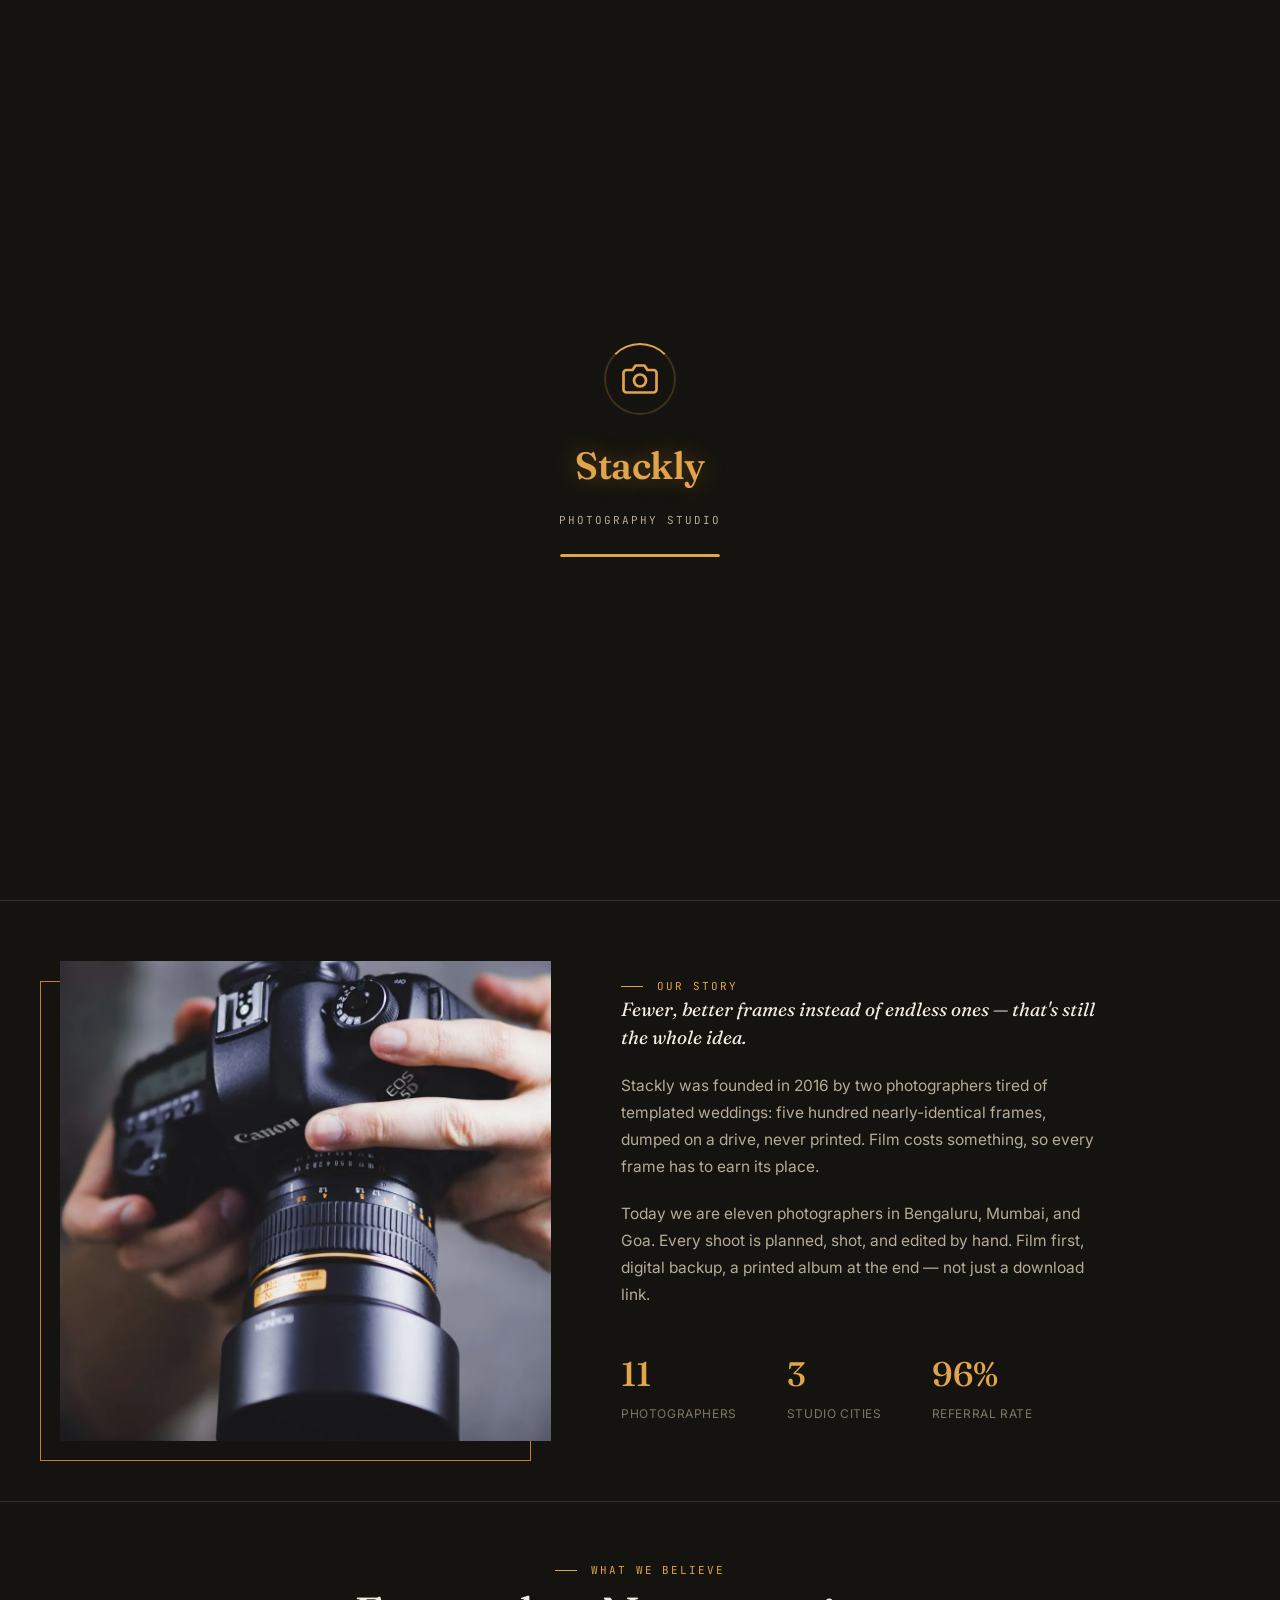
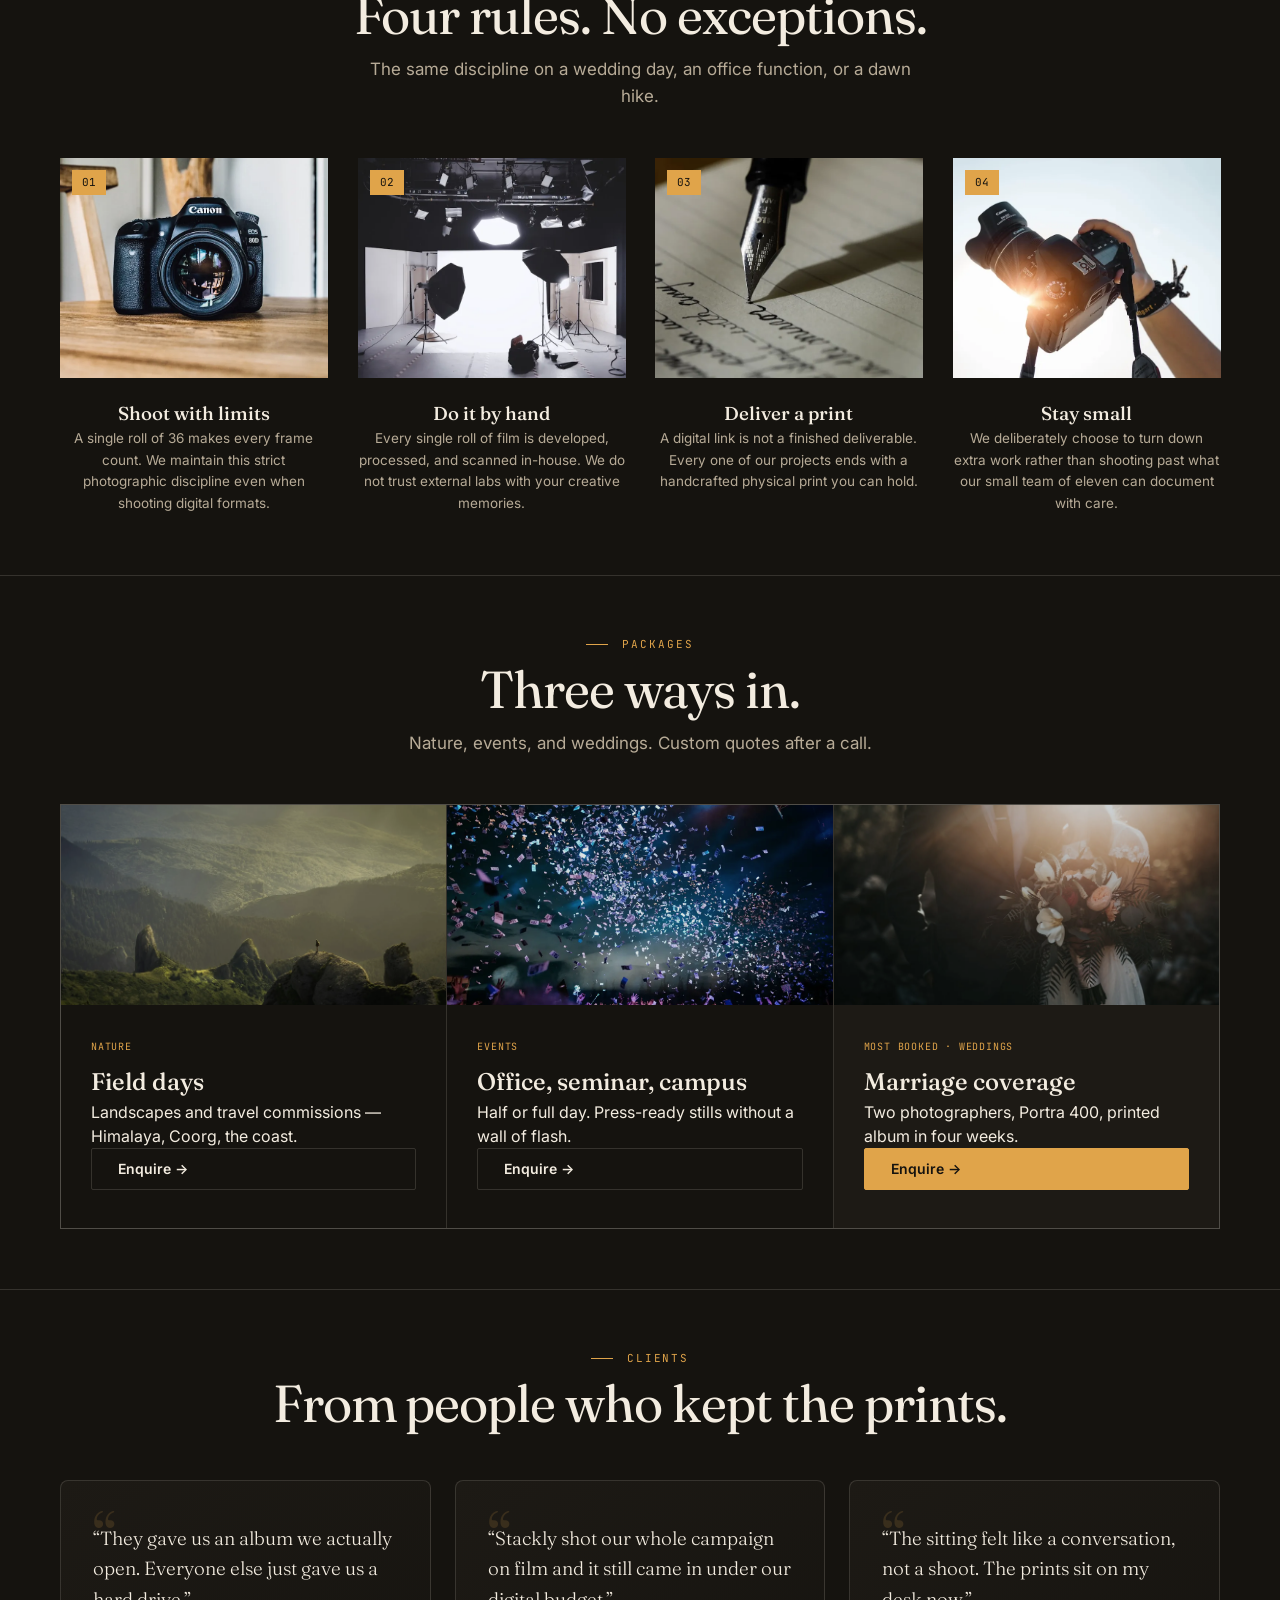
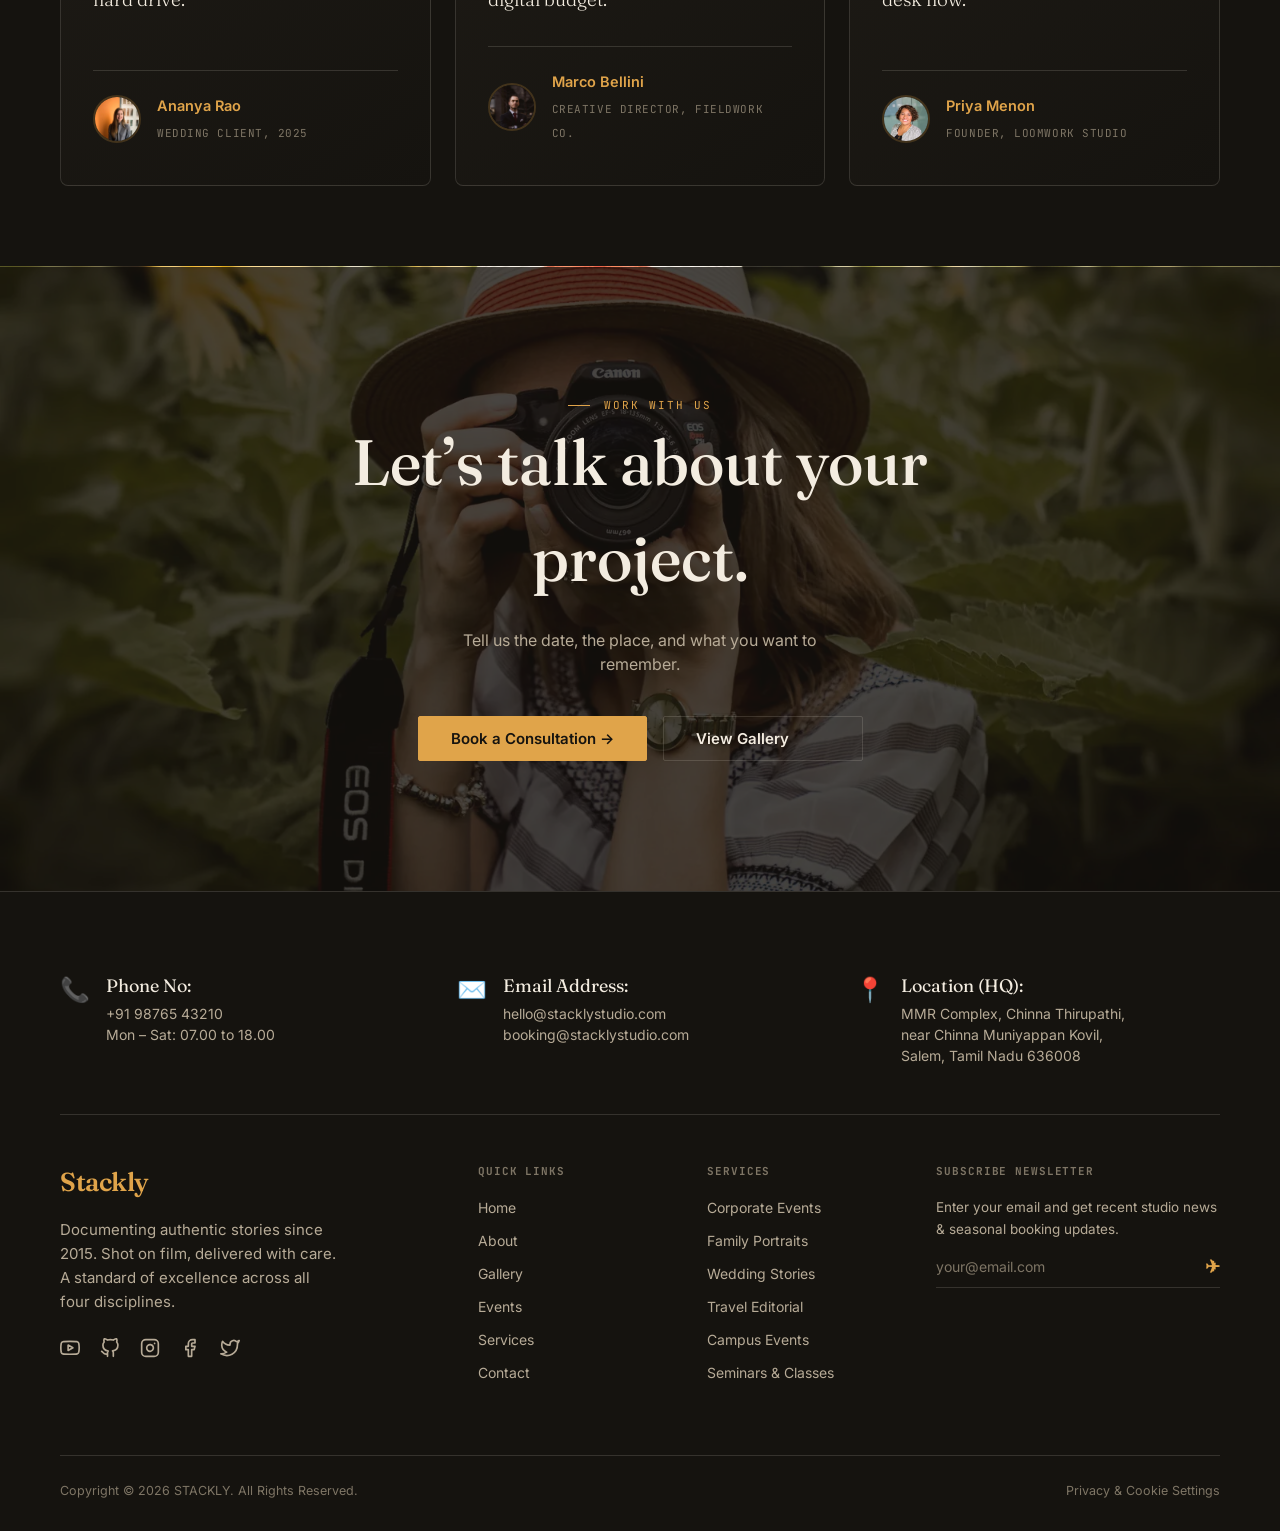
<file: about.html>
<!DOCTYPE html>
<html lang="en">
<head>
  <meta charset="UTF-8">
  <meta name="viewport" content="width=device-width, initial-scale=1.0">
  <title>About — Stackly Photography Studio</title>
  <meta name="description" content="Eleven photographers, three cities, one film process. The Stackly story, values, and packages.">
  <link rel="preconnect" href="https://fonts.googleapis.com">
  <link rel="preconnect" href="https://fonts.gstatic.com" crossorigin>
  <link href="https://fonts.googleapis.com/css2?family=Fraunces:ital,opsz,wght@0,9..144,300;0,9..144,400;0,9..144,500;0,9..144,600;1,9..144,400;1,9..144,500&family=Inter:wght@400;500;600&family=JetBrains+Mono:wght@400;500&display=swap" rel="stylesheet">
  <link rel="stylesheet" href="styles.css">
</head>
<body>
  <header>
    <nav class="nav">
      <a href="index.html" class="logo"><span style="font-family:'Fraunces',serif; font-size:26px; font-weight:600; letter-spacing:-0.5px; color:var(--amber);">Stackly</span></a>
      <ul class="navlinks">
        <li><a href="index.html">Home</a></li>
        <li><a href="about.html" class="active">About</a></li>
        <li><a href="gallery.html">Gallery</a></li>
        <li><a href="events.html">Events</a></li>
        <li><a href="services.html">Services</a></li>
        <li><a href="contact.html">Contact</a></li>
      </ul>
      <div class="navright">
        <a href="login.html" class="login-link">Log in</a>
        <a href="get-started.html" class="btn btn-solid">Get started</a>
      </div>
    </nav>
  </header>

  <main>
    <section class="page-banner page-hero">
      <video class="page-hero__bg" autoplay muted loop playsinline>
        <source src="154384-807362369.mp4" type="video/mp4">
      </video>
      <div class="page-hero__overlay"></div>
      <div class="wrap">
        <span class="eyebrow">About Stackly</span>
        <div class="crumb"><a href="index.html">Home</a> / About</div>
        <h1>Eleven photographers. Three cities. One process, followed exactly.</h1>
        <p>We started in a spare bedroom with one camera and a stack of borrowed film. A decade later, that's still the whole idea.</p>
      </div>
    </section>

    <section class="about">
      <div class="wrap">
        <div class="about-grid">
          <div class="about-frame reveal">
            <img src="img/about_photographer.webp" alt="">
          </div>
          <div class="about-copy reveal">
            <span class="eyebrow">Our Story</span>
            <p>Fewer, better frames instead of endless ones — that's still the whole idea.</p>
            <p>Stackly was founded in 2016 by two photographers tired of templated weddings: five hundred nearly-identical frames, dumped on a drive, never printed. Film costs something, so every frame has to earn its place.</p>
            <p>Today we are eleven photographers in Bengaluru, Mumbai, and Goa. Every shoot is planned, shot, and edited by hand. Film first, digital backup, a printed album at the end — not just a download link.</p>
            <div class="stat-row">
              <div><strong>11</strong><span>Photographers</span></div>
              <div><strong>3</strong><span>Studio cities</span></div>
              <div><strong>96%</strong><span>Referral rate</span></div>
            </div>
          </div>
        </div>
      </div>
    </section>

    <section class="process">
      <div class="wrap">
        <div class="section-head is-center reveal">
          <span class="eyebrow">What we believe</span>
          <h2>Four rules. No exceptions.</h2>
          <p>The same discipline on a wedding day, an office function, or a dawn hike.</p>
        </div>
        <div class="process-grid reveal">
          <div class="process-step">
            <div class="process-img">
              <img src="img/value_film.webp" alt="">
              <span class="step-num">01</span>
            </div>
            <h3>Shoot with limits</h3>
            <p>A single roll of 36 makes every frame count. We maintain this strict photographic discipline even when shooting digital formats.</p>
          </div>
          <div class="process-step">
            <div class="process-img">
              <img src="img/value_darkroom.webp" alt="">
              <span class="step-num">02</span>
            </div>
            <h3>Do it by hand</h3>
            <p>Every single roll of film is developed, processed, and scanned in-house. We do not trust external labs with your creative memories.</p>
          </div>
          <div class="process-step">
            <div class="process-img">
              <img src="img/value_album.webp" alt="">
              <span class="step-num">03</span>
            </div>
            <h3>Deliver a print</h3>
            <p>A digital link is not a finished deliverable. Every one of our projects ends with a handcrafted physical print you can hold.</p>
          </div>
          <div class="process-step">
            <div class="process-img">
              <img src="img/value_studio.webp" alt="">
              <span class="step-num">04</span>
            </div>
            <h3>Stay small</h3>
            <p>We deliberately choose to turn down extra work rather than shooting past what our small team of eleven can document with care.</p>
          </div>
        </div>
      </div>
    </section>

    <section class="packages">
      <div class="wrap">
        <div class="section-head is-center reveal">
          <span class="eyebrow">Packages</span>
          <h2>Three ways in.</h2>
          <p>Nature, events, and weddings. Custom quotes after a call.</p>
        </div>
        <div class="pkg-grid reveal">
          <div class="pkg-card">
            <div class="pkg-img"><img src="img/pkg_nature.webp" alt=""></div>
            <div class="pkg-body">
              <span class="pkg-badge">Nature</span>
              <h3>Field days</h3>
              <p>Landscapes and travel commissions — Himalaya, Coorg, the coast.</p>
              <a href="404.html" class="btn btn-ghost">Enquire →</a>
            </div>
          </div>
          <div class="pkg-card">
            <div class="pkg-img"><img src="img/pkg_event.webp" alt=""></div>
            <div class="pkg-body">
              <span class="pkg-badge">Events</span>
              <h3>Office, seminar, campus</h3>
              <p>Half or full day. Press-ready stills without a wall of flash.</p>
              <a href="404.html" class="btn btn-ghost">Enquire →</a>
            </div>
          </div>
          <div class="pkg-card featured">
            <div class="pkg-img"><img src="img/pkg_wedding.webp" alt=""></div>
            <div class="pkg-body">
              <span class="pkg-badge">Most booked · Weddings</span>
              <h3>Marriage coverage</h3>
              <p>Two photographers, Portra 400, printed album in four weeks.</p>
              <a href="404.html" class="btn btn-solid">Enquire →</a>
            </div>
          </div>
        </div>
      </div>
    </section>

    <section class="testimonials">
      <div class="wrap">
        <div class="section-head is-center reveal">
          <span class="eyebrow">Clients</span>
          <h2>From people who kept the prints.</h2>
        </div>
        <div class="t-grid reveal">
          <div class="t-card">
            <p>“They gave us an album we actually open. Everyone else just gave us a hard drive.”</p>
            <div class="t-who">
              <img class="t-avatar" src="img/client_ananya.webp" alt="">
              <div>
                <strong>Ananya Rao</strong>
                <span>Wedding client, 2025</span>
              </div>
            </div>
          </div>
          <div class="t-card">
            <p>“Stackly shot our whole campaign on film and it still came in under our digital budget.”</p>
            <div class="t-who">
              <img class="t-avatar" src="img/client_marco.webp" alt="">
              <div>
                <strong>Marco Bellini</strong>
                <span>Creative Director, Fieldwork Co.</span>
              </div>
            </div>
          </div>
          <div class="t-card">
            <p>“The sitting felt like a conversation, not a shoot. The prints sit on my desk now.”</p>
            <div class="t-who">
              <img class="t-avatar" src="img/client_priya.webp" alt="">
              <div>
                <strong>Priya Menon</strong>
                <span>Founder, Loomwork Studio</span>
              </div>
            </div>
          </div>
        </div>
      </div>
    </section>

    <section class="cta-band">
      <div class="wrap">
        <span class="eyebrow">Work with us</span>
        <h2>Let’s talk about your project.</h2>
        <p>Tell us the date, the place, and what you want to remember.</p>
        <div class="hero-cta">
          <a href="404.html" class="btn btn-solid">Book a Consultation &rarr;</a>
          <a href="404.html" class="btn btn-ghost">View Gallery</a>
        </div>
      </div>
    </section>
  </main>

  <footer>
    <div class="wrap">
      <div class="foot-contact-strip" style="display: grid; grid-template-columns: repeat(auto-fit, minmax(0, 1fr)); gap: 2rem; border-bottom: 1px solid var(--line); padding-bottom: 3rem; margin-bottom: 3rem;">
        <div style="display: flex; gap: 1rem; align-items: flex-start;">
          <div style="font-size: 24px; color: var(--amber);">📞</div>
          <div>
            <h5 style="font-family: 'Fraunces', serif; font-size: 18px; color: var(--paper); margin-bottom: 4px; font-weight: 400;">Phone No:</h5>
            <p style="color: var(--paper-dim); font-size: 14px; line-height: 1.5; margin: 0;">+91 98765 43210<br>Mon – Sat: 07.00 to 18.00</p>
          </div>
        </div>
        <div style="display: flex; gap: 1rem; align-items: flex-start;">
          <div style="font-size: 24px; color: var(--amber);">✉️</div>
          <div>
            <h5 style="font-family: 'Fraunces', serif; font-size: 18px; color: var(--paper); margin-bottom: 4px; font-weight: 400;">Email Address:</h5>
            <p style="color: var(--paper-dim); font-size: 14px; line-height: 1.5; margin: 0;">hello@stacklystudio.com<br>booking@stacklystudio.com</p>
          </div>
        </div>
        <div style="display: flex; gap: 1rem; align-items: flex-start;">
          <div style="font-size: 24px; color: var(--amber);">📍</div>
          <div>
            <h5 style="font-family: 'Fraunces', serif; font-size: 18px; color: var(--paper); margin-bottom: 4px; font-weight: 400;">Location (HQ):</h5>
            <p style="color: var(--paper-dim); font-size: 14px; line-height: 1.5; margin: 0;">MMR Complex, Chinna Thirupathi,<br>near Chinna Muniyappan Kovil,<br>Salem, Tamil Nadu 636008</p>
          </div>
        </div>
      </div>

      <div class="foot-grid">
        <div class="foot-brand">
          <a href="index.html" class="logo">
            <span style="font-family:'Fraunces',serif; font-size:26px; font-weight:600; letter-spacing:-0.5px; color:var(--amber);">Stackly</span>
          </a>
          <p style="color: var(--paper-dim); font-size: 15px; margin-top: 1rem; line-height: 1.6;">Documenting authentic stories since 2015. Shot on film, delivered with care. A standard of excellence across all four disciplines.</p>
          <div style="display: flex; gap: 1.25rem; margin-top: 1.5rem;">
            <a href="404.html" style="color: var(--paper-dim); transition: color 0.3s;" onmouseover="this.style.color='var(--amber)'" onmouseout="this.style.color='var(--paper-dim)'" aria-label="YouTube">
              <svg width="20" height="20" viewBox="0 0 24 24" fill="none" stroke="currentColor" stroke-width="2" stroke-linecap="round" stroke-linejoin="round"><path d="M22.54 6.42a2.78 2.78 0 0 0-1.94-2C18.88 4 12 4 12 4s-6.88 0-8.6.46a2.78 2.78 0 0 0-1.94 2A29 29 0 0 0 1 11.75a29 29 0 0 0 .46 5.33A2.78 2.78 0 0 0 3.4 19c1.72.46 8.6.46 8.6.46s6.88 0 8.6-.46a2.78 2.78 0 0 0 1.94-2 29 29 0 0 0 .46-5.25 29 29 0 0 0-.46-5.33z"></path><polygon points="9.75 15.02 15.5 11.75 9.75 8.48 9.75 15.02"></polygon></svg>
            </a>
            <a href="404.html" style="color: var(--paper-dim); transition: color 0.3s;" onmouseover="this.style.color='var(--amber)'" onmouseout="this.style.color='var(--paper-dim)'" aria-label="GitHub">
              <svg width="20" height="20" viewBox="0 0 24 24" fill="none" stroke="currentColor" stroke-width="2" stroke-linecap="round" stroke-linejoin="round"><path d="M9 19c-5 1.5-5-2.5-7-3m14 6v-3.87a3.37 3.37 0 0 0-.94-2.61c3.14-.35 6.44-1.54 6.44-7A5.44 5.44 0 0 0 20 4.77 5.07 5.07 0 0 0 19.91 1S18.73.65 16 2.48a13.38 13.38 0 0 0-7 0C6.27.65 5.09 1 5.09 1A5.07 5.07 0 0 0 5 4.77a5.44 5.44 0 0 0-1.5 3.78c0 5.42 3.3 6.61 6.44 7A3.37 3.37 0 0 0 9 18.13V22"></path></svg>
            </a>
            <a href="404.html" style="color: var(--paper-dim); transition: color 0.3s;" onmouseover="this.style.color='var(--amber)'" onmouseout="this.style.color='var(--paper-dim)'" aria-label="Instagram">
              <svg width="20" height="20" viewBox="0 0 24 24" fill="none" stroke="currentColor" stroke-width="2" stroke-linecap="round" stroke-linejoin="round"><rect x="2" y="2" width="20" height="20" rx="5" ry="5"></rect><path d="M16 11.37A4 4 0 1 1 12.63 8 4 4 0 0 1 16 11.37z"></path><line x1="17.5" y1="6.5" x2="17.51" y2="6.5"></line></svg>
            </a>
            <a href="404.html" style="color: var(--paper-dim); transition: color 0.3s;" onmouseover="this.style.color='var(--amber)'" onmouseout="this.style.color='var(--paper-dim)'" aria-label="Facebook">
              <svg width="20" height="20" viewBox="0 0 24 24" fill="none" stroke="currentColor" stroke-width="2" stroke-linecap="round" stroke-linejoin="round"><path d="M18 2h-3a5 5 0 0 0-5 5v3H7v4h3v8h4v-8h3l1-4h-4V7a1 1 0 0 1 1-1h3z"></path></svg>
            </a>
            <a href="404.html" style="color: var(--paper-dim); transition: color 0.3s;" onmouseover="this.style.color='var(--amber)'" onmouseout="this.style.color='var(--paper-dim)'" aria-label="Twitter">
              <svg width="20" height="20" viewBox="0 0 24 24" fill="none" stroke="currentColor" stroke-width="2" stroke-linecap="round" stroke-linejoin="round"><path d="M23 3a10.9 10.9 0 0 1-3.14 1.53 4.48 4.48 0 0 0-7.86 3v1A10.66 10.66 0 0 1 3 4s-4 9 5 13a11.64 11.64 0 0 1-7 2c9 5 20 0 20-11.5a4.5 4.5 0 0 0-.08-.83A7.72 7.72 0 0 0 23 3z"></path></svg>
            </a>
          </div>
        </div>
                  <div class="foot-col">
            <h5 style="font-family: 'JetBrains Mono', monospace; font-size: 11px; letter-spacing: 0.08em; text-transform: uppercase; color: var(--paper-faint); margin-bottom: 18px;">Quick Links</h5>
            <a href="index.html" style="display: block; margin-bottom: 12px; color: var(--paper-dim); font-size: 14px; transition: color 0.3s;" onmouseover="this.style.color='var(--amber)'" onmouseout="this.style.color='var(--paper-dim)'">Home</a>
            <a href="about.html" style="display: block; margin-bottom: 12px; color: var(--paper-dim); font-size: 14px; transition: color 0.3s;" onmouseover="this.style.color='var(--amber)'" onmouseout="this.style.color='var(--paper-dim)'">About</a>
            <a href="gallery.html" style="display: block; margin-bottom: 12px; color: var(--paper-dim); font-size: 14px; transition: color 0.3s;" onmouseover="this.style.color='var(--amber)'" onmouseout="this.style.color='var(--paper-dim)'">Gallery</a>
            <a href="events.html" style="display: block; margin-bottom: 12px; color: var(--paper-dim); font-size: 14px; transition: color 0.3s;" onmouseover="this.style.color='var(--amber)'" onmouseout="this.style.color='var(--paper-dim)'">Events</a>
            <a href="services.html" style="display: block; margin-bottom: 12px; color: var(--paper-dim); font-size: 14px; transition: color 0.3s;" onmouseover="this.style.color='var(--amber)'" onmouseout="this.style.color='var(--paper-dim)'">Services</a>
            <a href="contact.html" style="display: block; margin-bottom: 12px; color: var(--paper-dim); font-size: 14px; transition: color 0.3s;" onmouseover="this.style.color='var(--amber)'" onmouseout="this.style.color='var(--paper-dim)'">Contact</a>
          </div>
        <div class="foot-col">
          <h5 style="font-family: 'JetBrains Mono', monospace; font-size: 11px; letter-spacing: 0.08em; text-transform: uppercase; color: var(--paper-faint); margin-bottom: 18px;">Services</h5>
          <a href="404.html" style="display: block; margin-bottom: 12px; color: var(--paper-dim); font-size: 14px; transition: color 0.3s;" onmouseover="this.style.color='var(--amber)'" onmouseout="this.style.color='var(--paper-dim)'">Corporate Events</a>
          <a href="404.html" style="display: block; margin-bottom: 12px; color: var(--paper-dim); font-size: 14px; transition: color 0.3s;" onmouseover="this.style.color='var(--amber)'" onmouseout="this.style.color='var(--paper-dim)'">Family Portraits</a>
          <a href="404.html" style="display: block; margin-bottom: 12px; color: var(--paper-dim); font-size: 14px; transition: color 0.3s;" onmouseover="this.style.color='var(--amber)'" onmouseout="this.style.color='var(--paper-dim)'">Wedding Stories</a>
          <a href="404.html" style="display: block; margin-bottom: 12px; color: var(--paper-dim); font-size: 14px; transition: color 0.3s;" onmouseover="this.style.color='var(--amber)'" onmouseout="this.style.color='var(--paper-dim)'">Travel Editorial</a>
          <a href="404.html" style="display: block; margin-bottom: 12px; color: var(--paper-dim); font-size: 14px; transition: color 0.3s;" onmouseover="this.style.color='var(--amber)'" onmouseout="this.style.color='var(--paper-dim)'">Campus Events</a>
          <a href="404.html" style="display: block; margin-bottom: 12px; color: var(--paper-dim); font-size: 14px; transition: color 0.3s;" onmouseover="this.style.color='var(--amber)'" onmouseout="this.style.color='var(--paper-dim)'">Seminars &amp; Classes</a>
        </div>
        <div class="foot-col">
          <h5 style="font-family: 'JetBrains Mono', monospace; font-size: 11px; letter-spacing: 0.08em; text-transform: uppercase; color: var(--paper-faint); margin-bottom: 18px;">Subscribe Newsletter</h5>
          <p style="margin-bottom: 1rem; color: var(--paper-dim); font-size: 13.5px; line-height: 1.6;">Enter your email and get recent studio news &amp; seasonal booking updates.</p>
          <form class="foot-form js-validate" data-success="404.html" novalidate>
            <input type="email" placeholder="your@email.com" data-validate="email" autocomplete="email">
            <button type="submit" style="font-size: 18px;">✈</button>
          </form>
        </div>
      </div>

      <div class="foot-bottom">
        <span>Copyright © 2026 STACKLY. All Rights Reserved.</span>
        <div class="socials">
          <a href="404.html">Privacy & Cookie Settings</a>
        </div>
      </div>
    </div>
  </footer>
  <script src="validate.js"></script>
  <script src="script.js"></script>
</body>
</html>
</file>
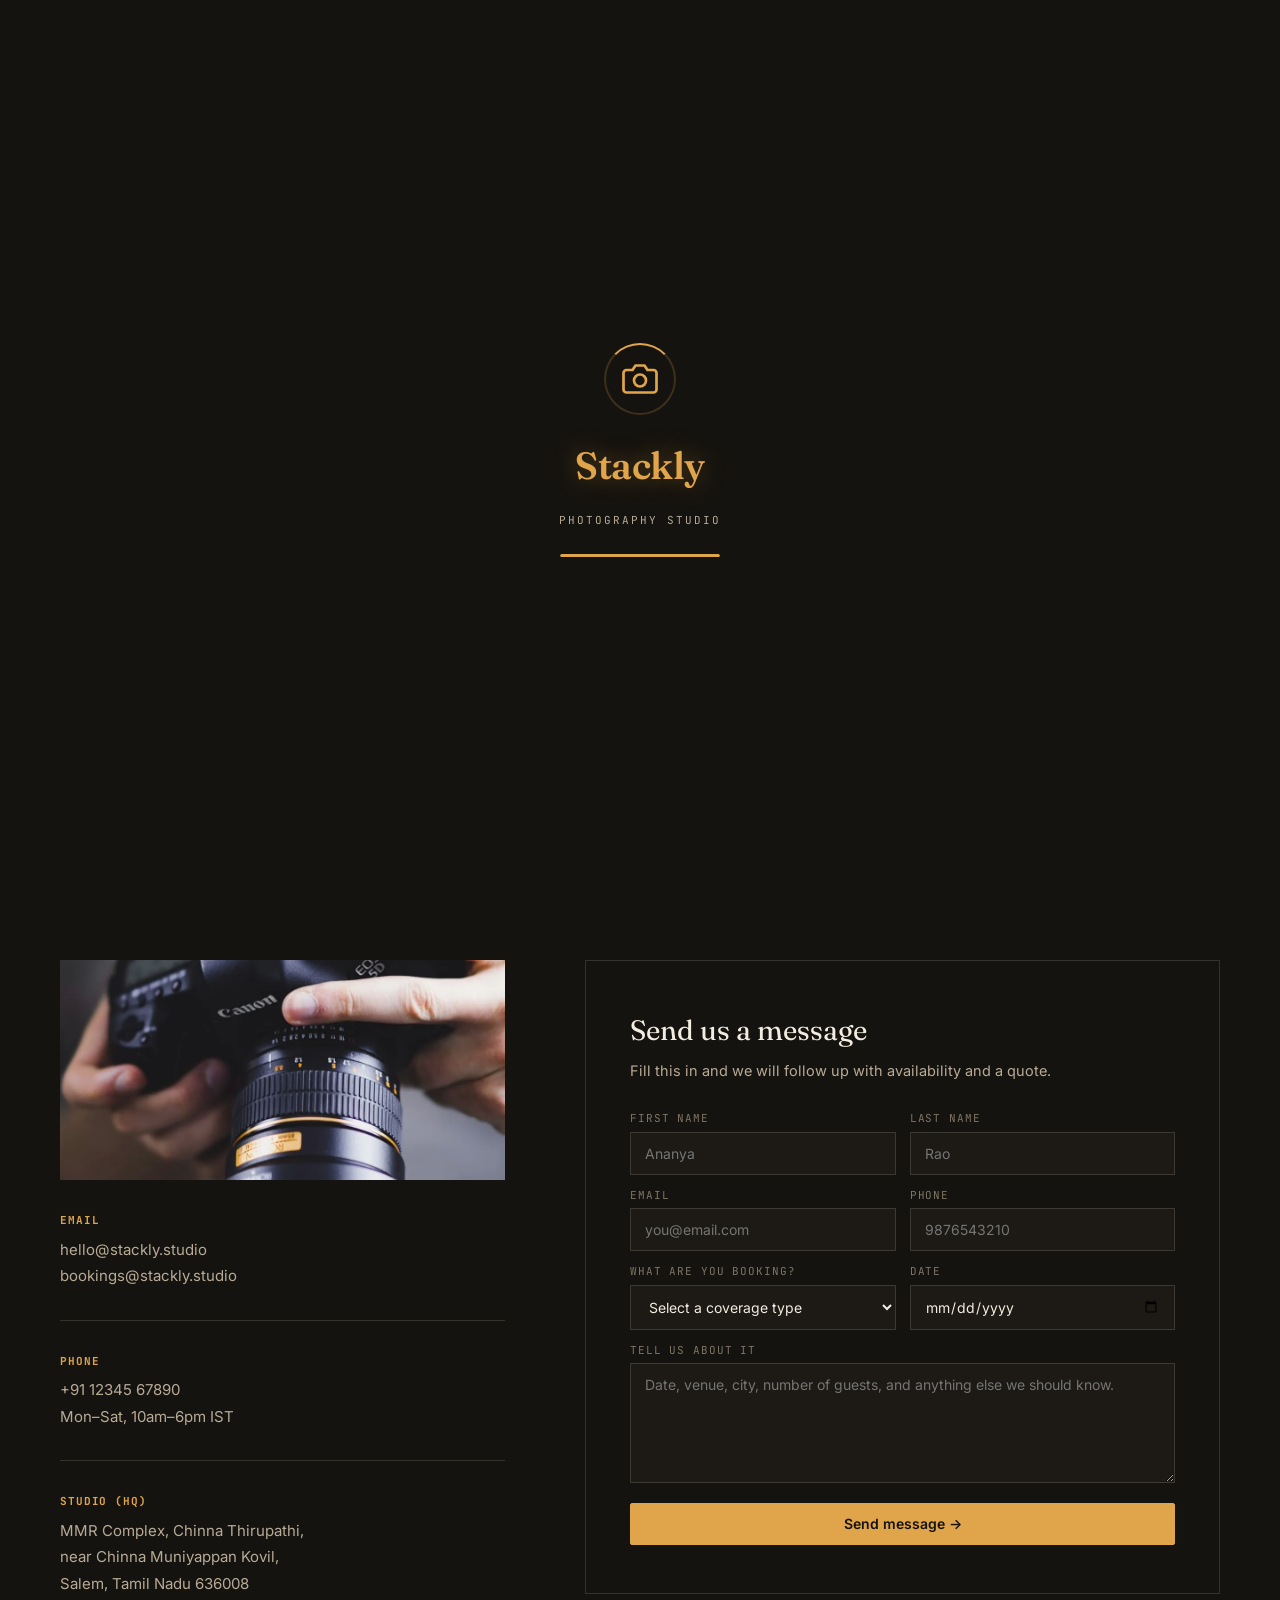
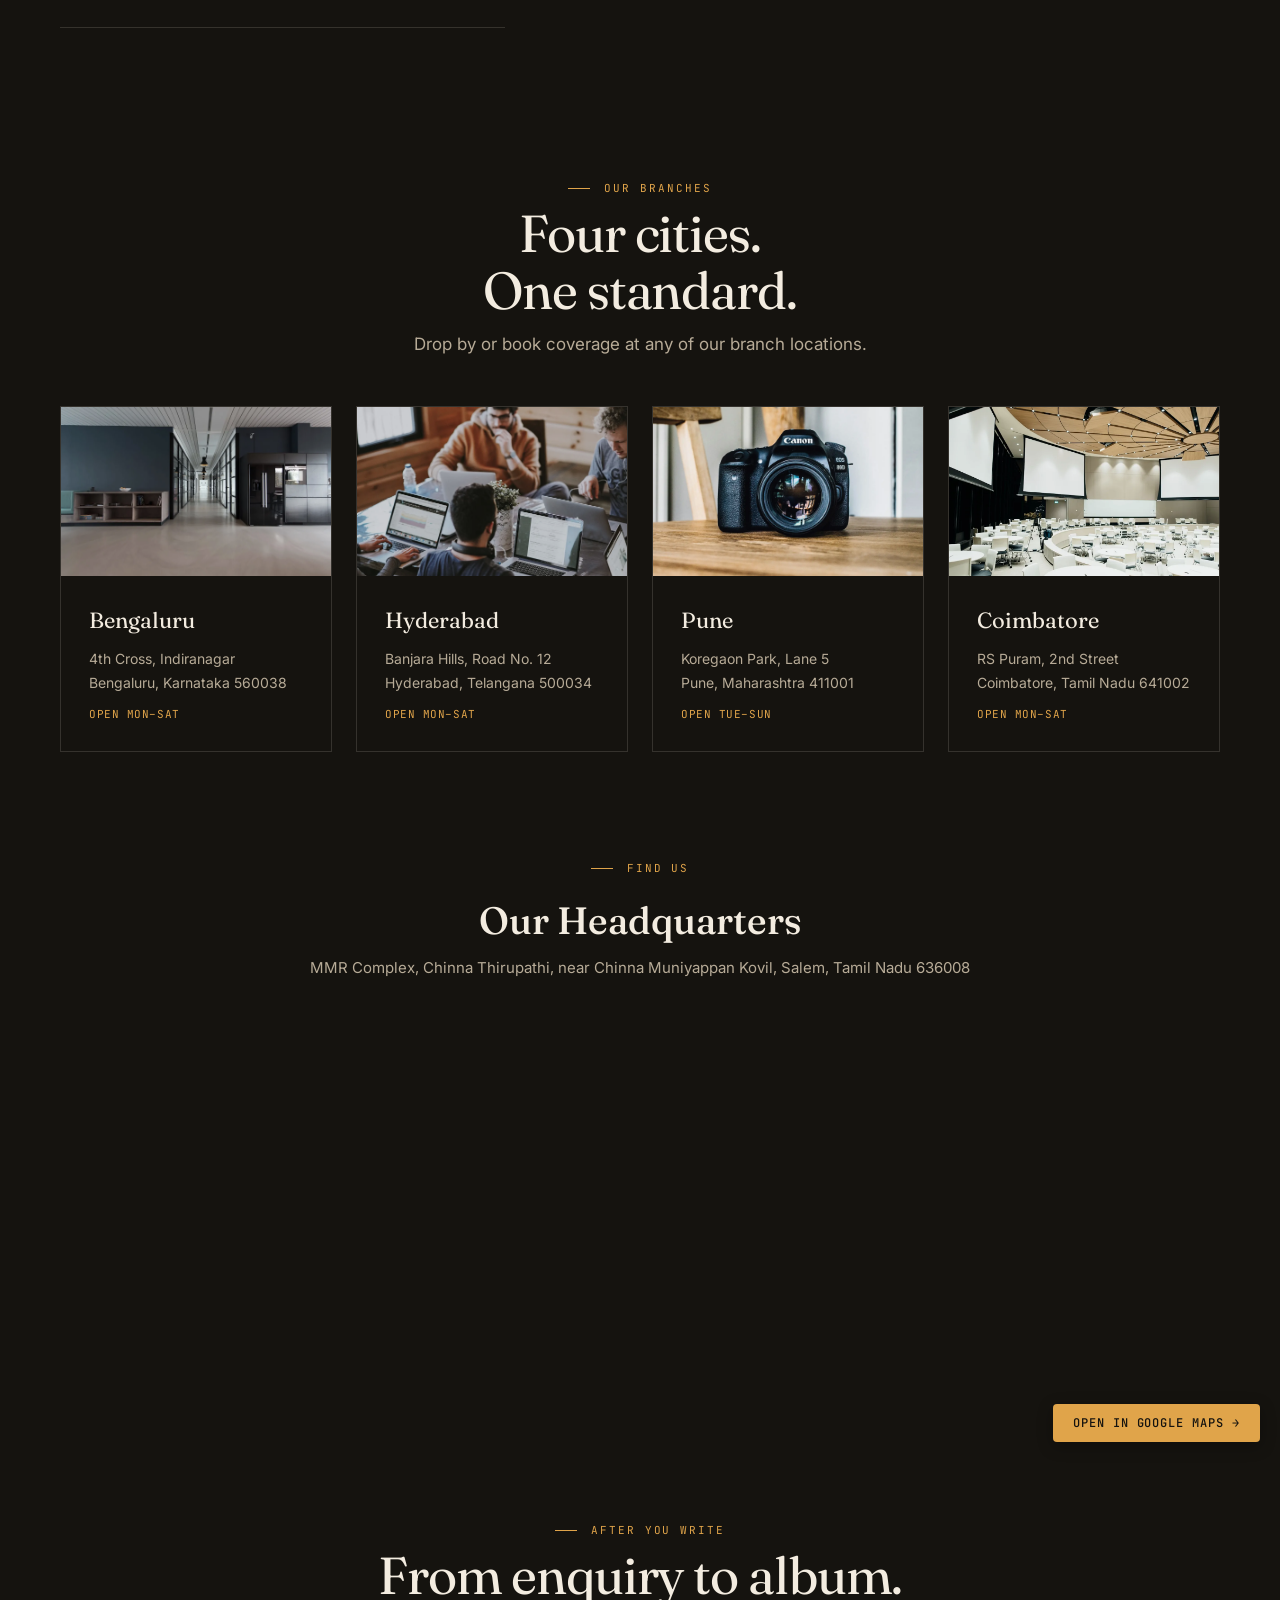
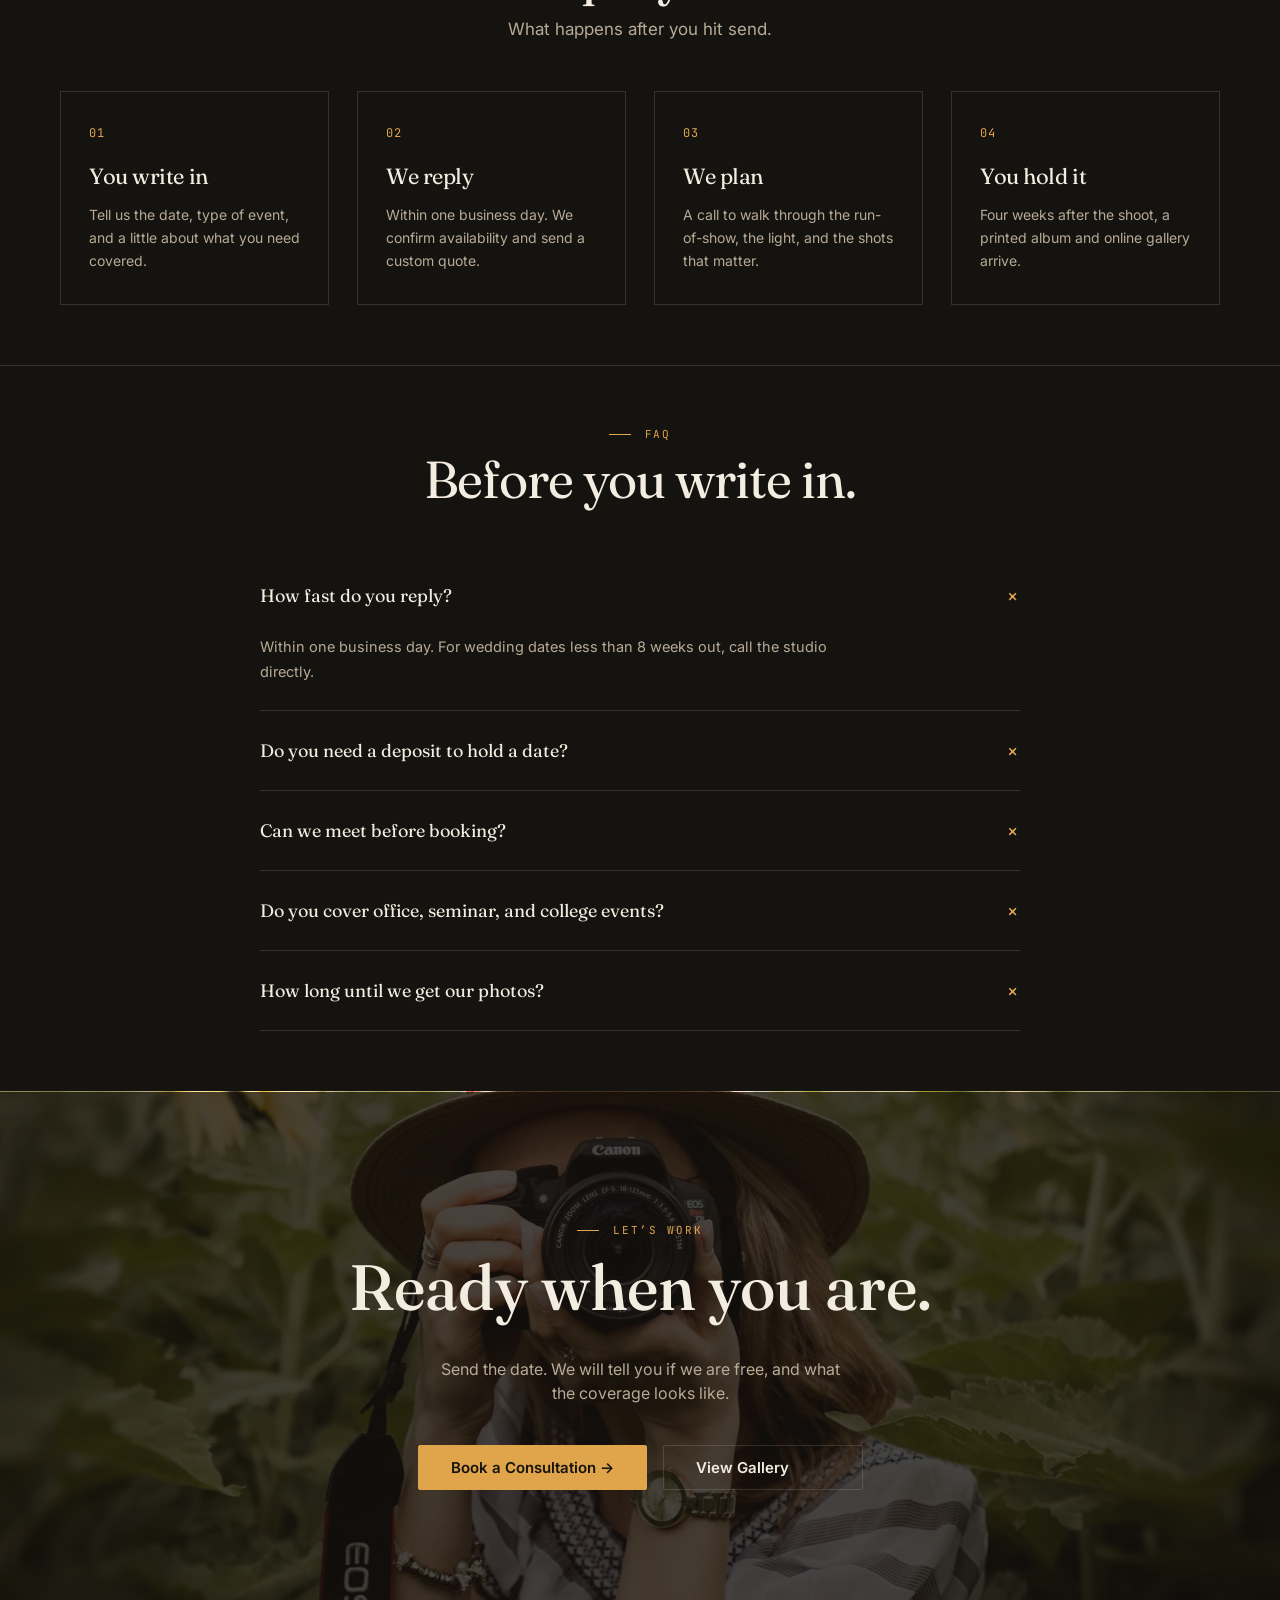
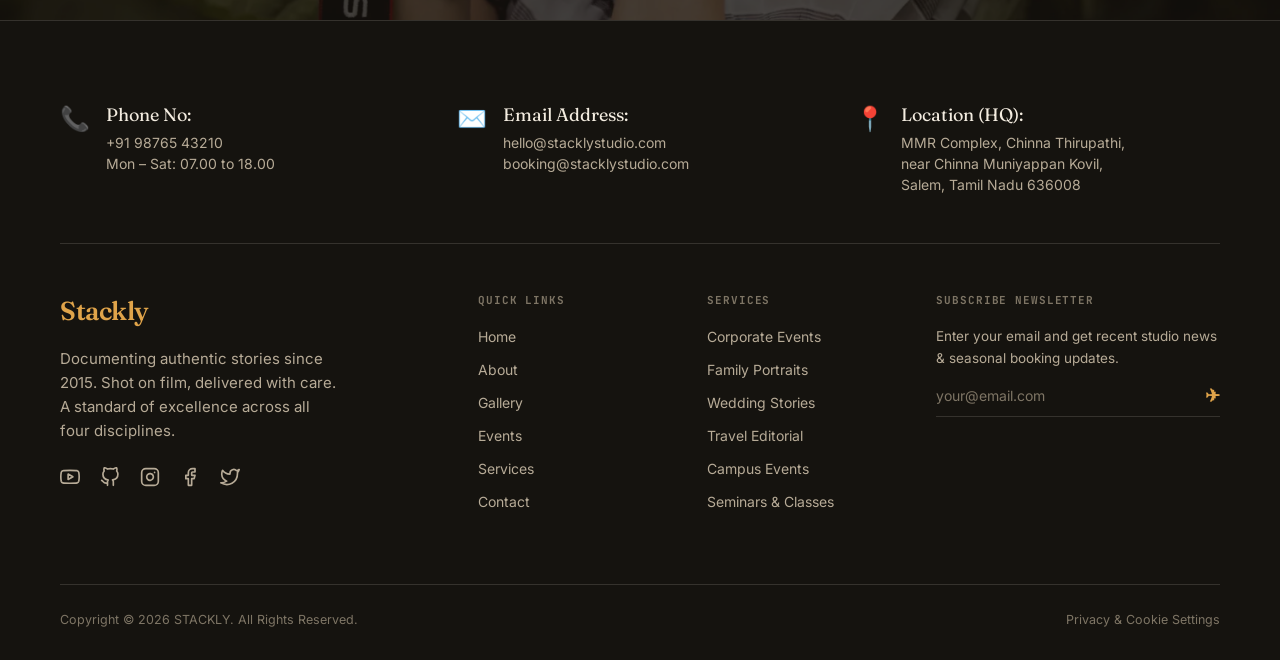
<file: contact.html>
﻿<!DOCTYPE html>
<html lang="en">
<head>
  <meta charset="UTF-8">
  <meta name="viewport" content="width=device-width, initial-scale=1.0">
  <title>Contact — Stackly Photography Studio</title>
  <meta name="description" content="Book Stackly for a marriage, office function, seminar, class, or college event. Bengaluru, Mumbai, and Goa.">
  <link rel="preconnect" href="https://fonts.googleapis.com">
  <link rel="preconnect" href="https://fonts.gstatic.com" crossorigin>
  <link href="https://fonts.googleapis.com/css2?family=Fraunces:ital,opsz,wght@0,9..144,300;0,9..144,400;0,9..144,500;0,9..144,600;1,9..144,400;1,9..144,500&family=Inter:wght@400;500;600&family=JetBrains+Mono:wght@400;500&display=swap" rel="stylesheet">
  <link rel="stylesheet" href="styles.css">
</head>
<body>
  <header>
    <nav class="nav">
      <a href="index.html" class="logo"><span style="font-family:'Fraunces',serif; font-size:26px; font-weight:600; letter-spacing:-0.5px; color:var(--amber);">Stackly</span></a>
      <ul class="navlinks">
        <li><a href="index.html">Home</a></li>
        <li><a href="about.html">About</a></li>
        <li><a href="gallery.html">Gallery</a></li>
        <li><a href="events.html">Events</a></li>
        <li><a href="services.html">Services</a></li>
        <li><a href="contact.html" class="active">Contact</a></li>
      </ul>
      <div class="navright">
        <a href="login.html" class="login-link">Log in</a>
        <a href="get-started.html" class="btn btn-solid">Get started</a>
      </div>
    </nav>
  </header>

  <main>
    <section class="page-banner page-hero">
      <video class="page-hero__bg" autoplay muted loop playsinline>
        <source src="154384-807362369.mp4" type="video/mp4">
      </video>
      <div class="page-hero__overlay"></div>
      <div class="wrap">
        <span class="eyebrow">Contact</span>
        <div class="crumb"><a href="index.html">Home</a> / Contact</div>
        <h1>Let’s add your story<br>to the stack.</h1>
        <p>Tell us the date, the place, and what you want covered — marriage, office, seminar, class, or college. We reply within one business day.</p>
      </div>
    </section>

    <section id="enquire">
      <div class="wrap">
        <div class="contact-grid">
          <div class="reveal">
            <div class="contact-aside-photo">
              <img src="img/about_photographer.webp" alt="">
            </div>
            <div class="contact-info-card">
              <h4>Email</h4>
              <a href="mailto:hello@stackly.studio">hello@stackly.studio</a>
              <a href="mailto:bookings@stackly.studio">bookings@stackly.studio</a>
            </div>
            <div class="contact-info-card">
              <h4>Phone</h4>
              <a href="tel:+911234567890">+91 12345 67890</a>
              <p>Mon–Sat, 10am–6pm IST</p>
            </div>
            <div class="contact-info-card">
              <h4>Studio (HQ)</h4>
              <p>MMR Complex, Chinna Thirupathi,</p>
              <p>near Chinna Muniyappan Kovil,</p>
              <p>Salem, Tamil Nadu 636008</p>
            </div>


          </div>

          <div class="contact-form-box reveal">
            <h3>Send us a message</h3>
            <p>Fill this in and we will follow up with availability and a quote.</p>
            <form id="contact-form" class="js-validate" data-success="404.html" novalidate>
              <div class="form-row">
                <div class="field">
                  <label for="ct-first">First name</label>
                  <input id="ct-first" type="text" placeholder="Ananya" data-validate="name" autocomplete="given-name">
                </div>
                <div class="field">
                  <label for="ct-last">Last name</label>
                  <input id="ct-last" type="text" placeholder="Rao" data-validate="lastname" autocomplete="family-name">
                </div>
              </div>
              <div class="form-row">
                <div class="field">
                  <label for="ct-email">Email</label>
                  <input id="ct-email" type="email" placeholder="you@email.com" data-validate="email" autocomplete="email">
                </div>
                <div class="field">
                  <label for="ct-phone">Phone</label>
                  <input id="ct-phone" type="tel" placeholder="9876543210" data-validate="phone" inputmode="numeric" maxlength="10" autocomplete="tel">
                </div>
              </div>
              <div class="form-row">
                <div class="field">
                  <label for="ct-type">What are you booking?</label>
                  <select id="ct-type" data-validate="required" data-empty="Please select what you are booking.">
                    <option value="">Select a coverage type</option>
                    <option>Marriage / wedding</option>
                    <option>Office function</option>
                    <option>Seminar / conference</option>
                    <option>Class / workshop</option>
                    <option>College event</option>
                    <option>Portrait sitting</option>
                    <option>Something else</option>
                  </select>
                </div>
                <div class="field">
                  <label for="ct-date">Date</label>
                  <input id="ct-date" type="date" data-validate="required" data-empty="Please enter a date.">
                </div>
              </div>
              <div class="field">
                <label for="ct-msg">Tell us about it</label>
                <textarea id="ct-msg" placeholder="Date, venue, city, number of guests, and anything else we should know." data-validate="required" data-empty="Please tell us about your booking."></textarea>
              </div>
              <button type="submit" class="btn btn-solid submit-btn">Send message →</button>
            </form>
          </div>
        </div>
      </div>
    </section>

    <section>
      <div class="wrap">
        <div class="section-head is-center reveal">
          <span class="eyebrow">Our Branches</span>
          <h2>Four cities.<br>One standard.</h2>
          <p>Drop by or book coverage at any of our branch locations.</p>
        </div>
        <div class="offices reveal">
          <div class="office-card">
            <div class="office-thumb"><img src="img/g_office.webp" alt="Bengaluru Branch"></div>
            <div class="office-body">
              <h4>Bengaluru</h4>
              <address>4th Cross, Indiranagar<br>Bengaluru, Karnataka 560038</address>
              <div class="hours">Open Mon–Sat</div>
            </div>
          </div>
          <div class="office-card">
            <div class="office-thumb"><img src="img/expertise_corporate.webp" alt="Hyderabad Branch"></div>
            <div class="office-body">
              <h4>Hyderabad</h4>
              <address>Banjara Hills, Road No. 12<br>Hyderabad, Telangana 500034</address>
              <div class="hours">Open Mon–Sat</div>
            </div>
          </div>
          <div class="office-card">
            <div class="office-thumb"><img src="img/g_studio.webp" alt="Pune Branch"></div>
            <div class="office-body">
              <h4>Pune</h4>
              <address>Koregaon Park, Lane 5<br>Pune, Maharashtra 411001</address>
              <div class="hours">Open Tue–Sun</div>
            </div>
          </div>
          <div class="office-card">
            <div class="office-thumb"><img src="img/expertise_events.webp" alt="Coimbatore Branch"></div>
            <div class="office-body">
              <h4>Coimbatore</h4>
              <address>RS Puram, 2nd Street<br>Coimbatore, Tamil Nadu 641002</address>
              <div class="hours">Open Mon–Sat</div>
            </div>
          </div>
        </div>
      </div>
    </section>


    <!-- ── Map Section ── -->
    <section style="padding: 0;">
      <div style="width: 100%; position: relative;">
        <div style="background: var(--ink); padding: 3rem 0 2rem; text-align: center;">
          <span class="eyebrow" style="justify-content: center;">Find Us</span>
          <h2 style="font-family: 'Fraunces', serif; font-size: clamp(26px, 3vw, 38px); margin: 16px 0 8px; color: var(--paper);">Our Headquarters</h2>
          <p style="color: var(--paper-dim); font-size: 15px;">MMR Complex, Chinna Thirupathi, near Chinna Muniyappan Kovil, Salem, Tamil Nadu 636008</p>
        </div>
        <div style="position: relative; width: 100%; height: 450px;">
          <iframe
            src="https://www.google.com/maps/embed?pb=!1m18!1m12!1m3!1d3912.9!2d78.1460!3d11.6643!2m3!1f0!2f0!3f0!3m2!1i1024!2i768!4f13.1!3m3!1m2!1s0x3babf1d1f1c1c1c1%3A0x1!2sChinna+Thirupathi%2C+Salem%2C+Tamil+Nadu+636008!5e0!3m2!1sen!2sin!4v1700000000000"
            style="width:100%; height:100%; border:0; filter: grayscale(20%) contrast(1.05);"
            allowfullscreen=""
            loading="lazy"
            referrerpolicy="no-referrer-when-downgrade"
            title="Stackly HQ Location — Salem, Tamil Nadu">
          </iframe>
          <a
            href="https://maps.google.com/?q=Chinna+Thirupathi,+Salem,+Tamil+Nadu+636008"
            target="_blank"
            rel="noopener noreferrer"
            style="position:absolute; bottom:20px; right:20px; background:var(--amber); color:var(--ink); padding:10px 20px; font-family:'JetBrains Mono',monospace; font-size:12px; letter-spacing:0.08em; text-transform:uppercase; text-decoration:none; border-radius:4px; font-weight:500; box-shadow: 0 4px 16px rgba(0,0,0,0.3); transition: opacity 0.2s;" onmouseover="this.style.opacity='0.85'" onmouseout="this.style.opacity='1'"">Open in Google Maps →</a>
        </div>
      </div>
    </section>

    <section>
      <div class="wrap">
        <div class="section-head is-center reveal">
          <span class="eyebrow">After you write</span>
          <h2>From enquiry to album.</h2>
          <p>What happens after you hit send.</p>
        </div>
        <div class="service-grid service-grid--4 reveal">
          <div class="service-card">
            <span class="num">01</span>
            <h3>You write in</h3>
            <p>Tell us the date, type of event, and a little about what you need covered.</p>
          </div>
          <div class="service-card">
            <span class="num">02</span>
            <h3>We reply</h3>
            <p>Within one business day. We confirm availability and send a custom quote.</p>
          </div>
          <div class="service-card">
            <span class="num">03</span>
            <h3>We plan</h3>
            <p>A call to walk through the run-of-show, the light, and the shots that matter.</p>
          </div>
          <div class="service-card">
            <span class="num">04</span>
            <h3>You hold it</h3>
            <p>Four weeks after the shoot, a printed album and online gallery arrive.</p>
          </div>
        </div>
      </div>
    </section>

    <section class="faq">
      <div class="wrap">
        <div class="section-head is-center reveal">
          <span class="eyebrow">FAQ</span>
          <h2>Before you write in.</h2>
        </div>
        <div class="faq-list reveal">
          <div class="faq-item open">
            <div class="faq-q">
              <h4>How fast do you reply?</h4>
              <span class="plus">+</span>
            </div>
            <div class="faq-a">
              <p>Within one business day. For wedding dates less than 8 weeks out, call the studio directly.</p>
            </div>
          </div>
          <div class="faq-item">
            <div class="faq-q">
              <h4>Do you need a deposit to hold a date?</h4>
              <span class="plus">+</span>
            </div>
            <div class="faq-a">
              <p>Yes — a 25% deposit secures your date once we have confirmed availability and sent a quote.</p>
            </div>
          </div>
          <div class="faq-item">
            <div class="faq-q">
              <h4>Can we meet before booking?</h4>
              <span class="plus">+</span>
            </div>
            <div class="faq-a">
              <p>Always. We do a call or in-person meeting with every client before any contract is signed.</p>
            </div>
          </div>
          <div class="faq-item">
            <div class="faq-q">
              <h4>Do you cover office, seminar, and college events?</h4>
              <span class="plus">+</span>
            </div>
            <div class="faq-a">
              <p>Yes. Marriages, office functions, seminars, classes, and campus events — the same team, the same standard.</p>
            </div>
          </div>
          <div class="faq-item">
            <div class="faq-q">
              <h4>How long until we get our photos?</h4>
              <span class="plus">+</span>
            </div>
            <div class="faq-a">
              <p>A sneak-peek gallery goes out within 72 hours, with the full edit and printed album following in four weeks.</p>
            </div>
          </div>
        </div>
      </div>
    </section>

    <section class="cta-band">
      <div class="wrap">
        <span class="eyebrow">Let’s work</span>
        <h2>Ready when you are.</h2>
        <p>Send the date. We will tell you if we are free, and what the coverage looks like.</p>
        <div class="hero-cta">
          <a href="404.html" class="btn btn-solid">Book a Consultation &rarr;</a>
          <a href="404.html" class="btn btn-ghost">View Gallery</a>
        </div>
      </div>
    </section>
  </main>

  <footer>
    <div class="wrap">
      <div class="foot-contact-strip" style="display: grid; grid-template-columns: repeat(auto-fit, minmax(0, 1fr)); gap: 2rem; border-bottom: 1px solid var(--line); padding-bottom: 3rem; margin-bottom: 3rem;">
        <div style="display: flex; gap: 1rem; align-items: flex-start;">
          <div style="font-size: 24px; color: var(--amber);">📞</div>
          <div>
            <h5 style="font-family: 'Fraunces', serif; font-size: 18px; color: var(--paper); margin-bottom: 4px; font-weight: 400;">Phone No:</h5>
            <p style="color: var(--paper-dim); font-size: 14px; line-height: 1.5; margin: 0;">+91 98765 43210<br>Mon – Sat: 07.00 to 18.00</p>
          </div>
        </div>
        <div style="display: flex; gap: 1rem; align-items: flex-start;">
          <div style="font-size: 24px; color: var(--amber);">✉️</div>
          <div>
            <h5 style="font-family: 'Fraunces', serif; font-size: 18px; color: var(--paper); margin-bottom: 4px; font-weight: 400;">Email Address:</h5>
            <p style="color: var(--paper-dim); font-size: 14px; line-height: 1.5; margin: 0;">hello@stacklystudio.com<br>booking@stacklystudio.com</p>
          </div>
        </div>
        <div style="display: flex; gap: 1rem; align-items: flex-start;">
          <div style="font-size: 24px; color: var(--amber);">📍</div>
          <div>
            <h5 style="font-family: 'Fraunces', serif; font-size: 18px; color: var(--paper); margin-bottom: 4px; font-weight: 400;">Location (HQ):</h5>
            <p style="color: var(--paper-dim); font-size: 14px; line-height: 1.5; margin: 0;">MMR Complex, Chinna Thirupathi,<br>near Chinna Muniyappan Kovil,<br>Salem, Tamil Nadu 636008</p>
          </div>
        </div>
      </div>

      <div class="foot-grid">
        <div class="foot-brand">
          <a href="index.html" class="logo">
            <span style="font-family:'Fraunces',serif; font-size:26px; font-weight:600; letter-spacing:-0.5px; color:var(--amber);">Stackly</span>
          </a>
          <p style="color: var(--paper-dim); font-size: 15px; margin-top: 1rem; line-height: 1.6;">Documenting authentic stories since 2015. Shot on film, delivered with care. A standard of excellence across all four disciplines.</p>
          <div style="display: flex; gap: 1.25rem; margin-top: 1.5rem;">
            <a href="404.html" style="color: var(--paper-dim); transition: color 0.3s;" onmouseover="this.style.color='var(--amber)'" onmouseout="this.style.color='var(--paper-dim)'" aria-label="YouTube">
              <svg width="20" height="20" viewBox="0 0 24 24" fill="none" stroke="currentColor" stroke-width="2" stroke-linecap="round" stroke-linejoin="round"><path d="M22.54 6.42a2.78 2.78 0 0 0-1.94-2C18.88 4 12 4 12 4s-6.88 0-8.6.46a2.78 2.78 0 0 0-1.94 2A29 29 0 0 0 1 11.75a29 29 0 0 0 .46 5.33A2.78 2.78 0 0 0 3.4 19c1.72.46 8.6.46 8.6.46s6.88 0 8.6-.46a2.78 2.78 0 0 0 1.94-2 29 29 0 0 0 .46-5.25 29 29 0 0 0-.46-5.33z"></path><polygon points="9.75 15.02 15.5 11.75 9.75 8.48 9.75 15.02"></polygon></svg>
            </a>
            <a href="404.html" style="color: var(--paper-dim); transition: color 0.3s;" onmouseover="this.style.color='var(--amber)'" onmouseout="this.style.color='var(--paper-dim)'" aria-label="GitHub">
              <svg width="20" height="20" viewBox="0 0 24 24" fill="none" stroke="currentColor" stroke-width="2" stroke-linecap="round" stroke-linejoin="round"><path d="M9 19c-5 1.5-5-2.5-7-3m14 6v-3.87a3.37 3.37 0 0 0-.94-2.61c3.14-.35 6.44-1.54 6.44-7A5.44 5.44 0 0 0 20 4.77 5.07 5.07 0 0 0 19.91 1S18.73.65 16 2.48a13.38 13.38 0 0 0-7 0C6.27.65 5.09 1 5.09 1A5.07 5.07 0 0 0 5 4.77a5.44 5.44 0 0 0-1.5 3.78c0 5.42 3.3 6.61 6.44 7A3.37 3.37 0 0 0 9 18.13V22"></path></svg>
            </a>
            <a href="404.html" style="color: var(--paper-dim); transition: color 0.3s;" onmouseover="this.style.color='var(--amber)'" onmouseout="this.style.color='var(--paper-dim)'" aria-label="Instagram">
              <svg width="20" height="20" viewBox="0 0 24 24" fill="none" stroke="currentColor" stroke-width="2" stroke-linecap="round" stroke-linejoin="round"><rect x="2" y="2" width="20" height="20" rx="5" ry="5"></rect><path d="M16 11.37A4 4 0 1 1 12.63 8 4 4 0 0 1 16 11.37z"></path><line x1="17.5" y1="6.5" x2="17.51" y2="6.5"></line></svg>
            </a>
            <a href="404.html" style="color: var(--paper-dim); transition: color 0.3s;" onmouseover="this.style.color='var(--amber)'" onmouseout="this.style.color='var(--paper-dim)'" aria-label="Facebook">
              <svg width="20" height="20" viewBox="0 0 24 24" fill="none" stroke="currentColor" stroke-width="2" stroke-linecap="round" stroke-linejoin="round"><path d="M18 2h-3a5 5 0 0 0-5 5v3H7v4h3v8h4v-8h3l1-4h-4V7a1 1 0 0 1 1-1h3z"></path></svg>
            </a>
            <a href="404.html" style="color: var(--paper-dim); transition: color 0.3s;" onmouseover="this.style.color='var(--amber)'" onmouseout="this.style.color='var(--paper-dim)'" aria-label="Twitter">
              <svg width="20" height="20" viewBox="0 0 24 24" fill="none" stroke="currentColor" stroke-width="2" stroke-linecap="round" stroke-linejoin="round"><path d="M23 3a10.9 10.9 0 0 1-3.14 1.53 4.48 4.48 0 0 0-7.86 3v1A10.66 10.66 0 0 1 3 4s-4 9 5 13a11.64 11.64 0 0 1-7 2c9 5 20 0 20-11.5a4.5 4.5 0 0 0-.08-.83A7.72 7.72 0 0 0 23 3z"></path></svg>
            </a>
          </div>
        </div>
                  <div class="foot-col">
            <h5 style="font-family: 'JetBrains Mono', monospace; font-size: 11px; letter-spacing: 0.08em; text-transform: uppercase; color: var(--paper-faint); margin-bottom: 18px;">Quick Links</h5>
            <a href="index.html" style="display: block; margin-bottom: 12px; color: var(--paper-dim); font-size: 14px; transition: color 0.3s;" onmouseover="this.style.color='var(--amber)'" onmouseout="this.style.color='var(--paper-dim)'">Home</a>
            <a href="about.html" style="display: block; margin-bottom: 12px; color: var(--paper-dim); font-size: 14px; transition: color 0.3s;" onmouseover="this.style.color='var(--amber)'" onmouseout="this.style.color='var(--paper-dim)'">About</a>
            <a href="gallery.html" style="display: block; margin-bottom: 12px; color: var(--paper-dim); font-size: 14px; transition: color 0.3s;" onmouseover="this.style.color='var(--amber)'" onmouseout="this.style.color='var(--paper-dim)'">Gallery</a>
            <a href="events.html" style="display: block; margin-bottom: 12px; color: var(--paper-dim); font-size: 14px; transition: color 0.3s;" onmouseover="this.style.color='var(--amber)'" onmouseout="this.style.color='var(--paper-dim)'">Events</a>
            <a href="services.html" style="display: block; margin-bottom: 12px; color: var(--paper-dim); font-size: 14px; transition: color 0.3s;" onmouseover="this.style.color='var(--amber)'" onmouseout="this.style.color='var(--paper-dim)'">Services</a>
            <a href="contact.html" style="display: block; margin-bottom: 12px; color: var(--paper-dim); font-size: 14px; transition: color 0.3s;" onmouseover="this.style.color='var(--amber)'" onmouseout="this.style.color='var(--paper-dim)'">Contact</a>
          </div>
        <div class="foot-col">
          <h5 style="font-family: 'JetBrains Mono', monospace; font-size: 11px; letter-spacing: 0.08em; text-transform: uppercase; color: var(--paper-faint); margin-bottom: 18px;">Services</h5>
          <a href="404.html" style="display: block; margin-bottom: 12px; color: var(--paper-dim); font-size: 14px; transition: color 0.3s;" onmouseover="this.style.color='var(--amber)'" onmouseout="this.style.color='var(--paper-dim)'">Corporate Events</a>
          <a href="404.html" style="display: block; margin-bottom: 12px; color: var(--paper-dim); font-size: 14px; transition: color 0.3s;" onmouseover="this.style.color='var(--amber)'" onmouseout="this.style.color='var(--paper-dim)'">Family Portraits</a>
          <a href="404.html" style="display: block; margin-bottom: 12px; color: var(--paper-dim); font-size: 14px; transition: color 0.3s;" onmouseover="this.style.color='var(--amber)'" onmouseout="this.style.color='var(--paper-dim)'">Wedding Stories</a>
          <a href="404.html" style="display: block; margin-bottom: 12px; color: var(--paper-dim); font-size: 14px; transition: color 0.3s;" onmouseover="this.style.color='var(--amber)'" onmouseout="this.style.color='var(--paper-dim)'">Travel Editorial</a>
          <a href="404.html" style="display: block; margin-bottom: 12px; color: var(--paper-dim); font-size: 14px; transition: color 0.3s;" onmouseover="this.style.color='var(--amber)'" onmouseout="this.style.color='var(--paper-dim)'">Campus Events</a>
          <a href="404.html" style="display: block; margin-bottom: 12px; color: var(--paper-dim); font-size: 14px; transition: color 0.3s;" onmouseover="this.style.color='var(--amber)'" onmouseout="this.style.color='var(--paper-dim)'">Seminars &amp; Classes</a>
        </div>
        <div class="foot-col">
          <h5 style="font-family: 'JetBrains Mono', monospace; font-size: 11px; letter-spacing: 0.08em; text-transform: uppercase; color: var(--paper-faint); margin-bottom: 18px;">Subscribe Newsletter</h5>
          <p style="margin-bottom: 1rem; color: var(--paper-dim); font-size: 13.5px; line-height: 1.6;">Enter your email and get recent studio news &amp; seasonal booking updates.</p>
          <form class="foot-form js-validate" data-success="404.html" novalidate>
            <input type="email" placeholder="your@email.com" data-validate="email" autocomplete="email">
            <button type="submit" style="font-size: 18px;">✈</button>
          </form>
        </div>
      </div>

      <div class="foot-bottom">
        <span>Copyright © 2026 STACKLY. All Rights Reserved.</span>
        <div class="socials">
          <a href="404.html">Privacy & Cookie Settings</a>
        </div>
      </div>
    </div>
  </footer>
  <script src="validate.js"></script>
  <script src="script.js"></script>
</body>
</html>
</file>
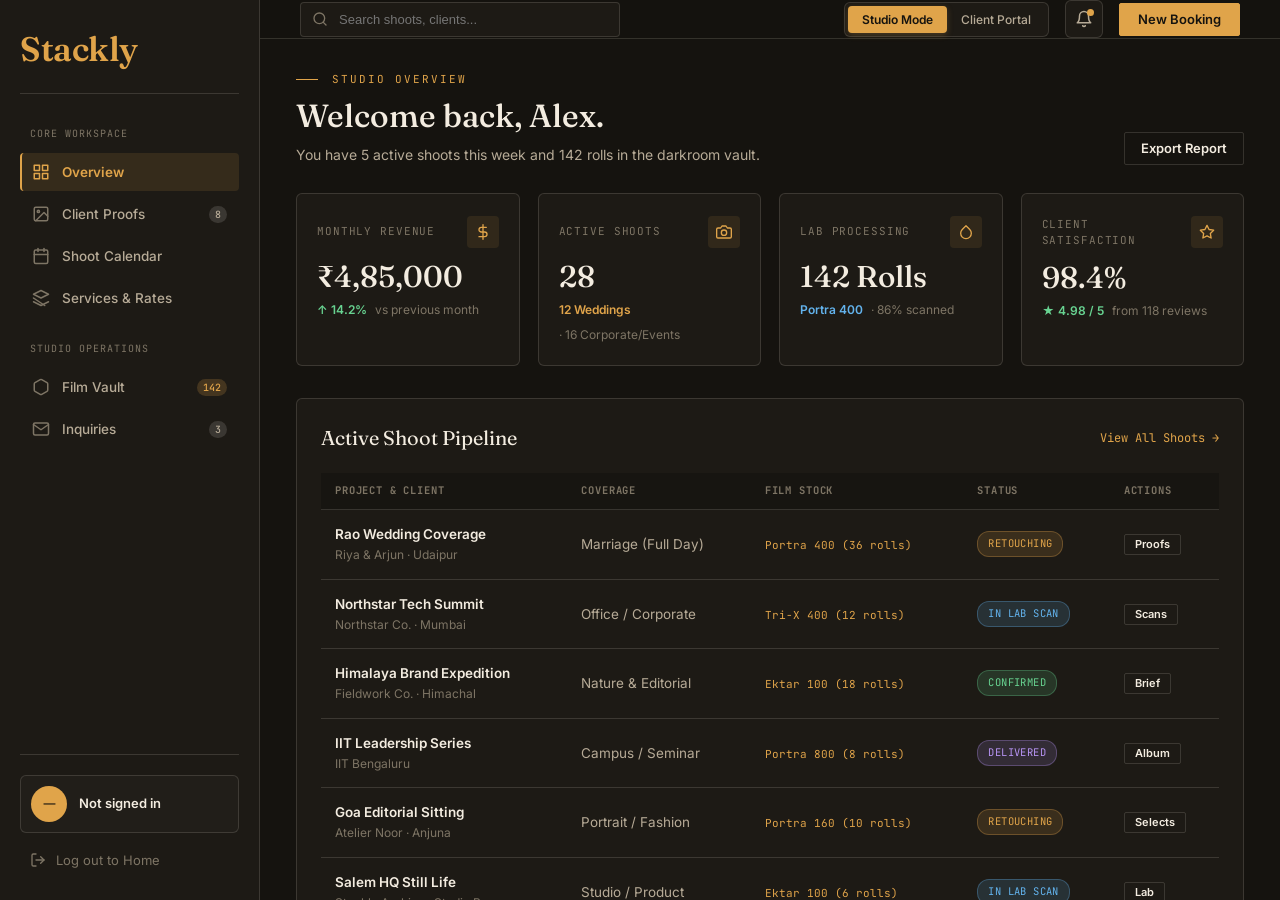
<file: dashboard.html>
<!DOCTYPE html>
<html lang="en">
<head>
  <meta charset="UTF-8">
  <meta name="viewport" content="width=device-width, initial-scale=1.0">
  <title>Studio Dashboard — Stackly Photography</title>
  <meta name="description" content="Stackly Studio Management & Client Portal Dashboard.">
  <link rel="preconnect" href="https://fonts.googleapis.com">
  <link rel="preconnect" href="https://fonts.gstatic.com" crossorigin>
  <link href="https://fonts.googleapis.com/css2?family=Fraunces:ital,opsz,wght@0,9..144,300;0,9..144,400;0,9..144,500;0,9..144,600;1,9..144,400;1,9..144,500&family=Inter:wght@400;500;600;700&family=JetBrains+Mono:wght@400;500;600&display=swap" rel="stylesheet">
  <link rel="stylesheet" href="styles.css">
  <style>
    /* ── Advanced Studio Dashboard Styles ─────────────────── */
    body {
      background-color: var(--ink);
      color: var(--paper);
      font-family: 'Inter', sans-serif;
      height: 100vh;
      margin: 0;
      overflow: hidden;
    }

    .dash-layout {
      display: flex;
      width: 100%;
      height: 100vh;
      background: var(--ink);
      align-items: stretch;
    }

    /* Sidebar */
    .dash-sidebar {
      width: 260px;
      min-width: 260px;
      flex-shrink: 0;
      background: var(--ink-2);
      border-right: 1px solid var(--line);
      display: flex;
      flex-direction: column;
      padding: 24px 20px;
      height: 100vh;
      max-height: 100vh;
      overflow: hidden;
      z-index: 100;
    }

    .dash-main-container {
      flex: 1;
      min-width: 0;
      display: flex;
      flex-direction: column;
      height: 100vh;
      overflow-y: auto;
    }

    .dash-brand {
      display: flex;
      align-items: center;
      justify-content: space-between;
      margin-bottom: 32px;
      padding-bottom: 18px;
      border-bottom: 1px solid var(--line);
    }

    .dash-brand .logo-text {
      font-family: 'Fraunces', serif;
      font-size: 34px;
      font-weight: 600;
      letter-spacing: -0.5px;
      color: var(--amber);
      text-decoration: none;
    }

    .dash-badge {
      font-family: 'JetBrains Mono', monospace;
      font-size: 10px;
      padding: 3px 7px;
      background: rgba(224, 164, 74, 0.15);
      color: var(--amber);
      border: 1px solid rgba(224, 164, 74, 0.3);
      border-radius: 4px;
      text-transform: uppercase;
      letter-spacing: 0.05em;
    }

    .dash-nav-section {
      margin-bottom: 24px;
    }

    .dash-nav-title {
      font-family: 'JetBrains Mono', monospace;
      font-size: 10px;
      text-transform: uppercase;
      letter-spacing: 0.1em;
      color: var(--paper-faint);
      margin-bottom: 12px;
      padding-left: 10px;
    }

    .dash-menu {
      list-style: none;
      padding: 0;
      margin: 0;
      display: flex;
      flex-direction: column;
      gap: 4px;
    }

    .dash-menu-item button,
    .dash-menu-item a {
      display: flex;
      align-items: center;
      gap: 12px;
      padding: 10px 12px;
      color: var(--paper-dim);
      font-size: 13.5px;
      font-weight: 500;
      border-radius: 4px;
      transition: all 0.2s ease;
      text-decoration: none;
      background: transparent;
      border: none;
      width: 100%;
      text-align: left;
      cursor: pointer;
      font-family: 'Inter', sans-serif;
    }

    .dash-menu-item button svg,
    .dash-menu-item a svg {
      width: 18px;
      height: 18px;
      stroke: var(--paper-faint);
      transition: stroke 0.2s ease;
    }

    .dash-menu-item button:hover,
    .dash-menu-item a:hover {
      background: rgba(243, 236, 224, 0.05);
      color: var(--paper);
    }

    .dash-menu-item button:hover svg,
    .dash-menu-item a:hover svg {
      stroke: var(--amber);
    }

    .dash-menu-item button.active,
    .dash-menu-item a.active {
      background: rgba(224, 164, 74, 0.12);
      color: var(--amber);
      font-weight: 600;
      border-left: 2px solid var(--amber);
      padding-left: 10px;
    }

    .dash-menu-item button.active svg,
    .dash-menu-item a.active svg {
      stroke: var(--amber);
    }

    .dash-menu-item .counter {
      margin-left: auto;
      font-family: 'JetBrains Mono', monospace;
      font-size: 10px;
      background: var(--line);
      color: var(--paper-dim);
      padding: 2px 6px;
      border-radius: 10px;
    }

    .dash-sidebar-footer {
      margin-top: auto;
      padding-top: 20px;
      border-top: 1px solid var(--line);
    }

    .sidebar-user {
      display: flex;
      align-items: center;
      gap: 12px;
      padding: 10px;
      border-radius: 6px;
      background: rgba(255, 255, 255, 0.02);
      border: 1px solid var(--line);
      margin-bottom: 12px;
    }

    .sidebar-avatar {
      width: 36px;
      height: 36px;
      border-radius: 50%;
      background: var(--amber);
      color: var(--ink);
      display: flex;
      align-items: center;
      justify-content: center;
      font-weight: 700;
      font-family: 'Fraunces', serif;
      font-size: 15px;
    }

    .sidebar-user-info {
      flex: 1;
      overflow: hidden;
    }

    .sidebar-user-name {
      font-size: 13px;
      font-weight: 600;
      color: var(--paper);
      white-space: nowrap;
      overflow: hidden;
      text-overflow: ellipsis;
    }

    .sidebar-user-role {
      font-size: 11px;
      color: var(--paper-faint);
      white-space: nowrap;
      overflow: hidden;
      text-overflow: ellipsis;
    }

    /* Main Container */
    .dash-main-container {
      display: flex;
      flex-direction: column;
      min-width: 0;
      min-height: 100vh;
    }

    /* Top Bar Header */
    .dash-header {
      height: 88px;
      border-bottom: 1px solid var(--line);
      background: rgba(21, 19, 15, 0.85);
      backdrop-filter: blur(12px);
      padding: 0 40px;
      display: flex;
      align-items: center;
      justify-content: space-between;
      position: sticky;
      top: 0;
      z-index: 9;
    }

    .dash-search-box {
      position: relative;
      width: 320px;
    }

    .dash-search-box input {
      width: 100%;
      background: var(--ink-2);
      border: 1px solid var(--line);
      padding: 9px 14px 9px 38px;
      border-radius: 4px;
      color: var(--paper);
      font-size: 13px;
      outline: none;
      transition: border-color 0.2s ease;
    }

    .dash-search-box input:focus {
      border-color: var(--amber);
    }

    .dash-search-box svg {
      position: absolute;
      left: 12px;
      top: 50%;
      transform: translateY(-50%);
      width: 16px;
      height: 16px;
      stroke: var(--paper-faint);
    }

    .dash-header-actions {
      display: flex;
      align-items: center;
      gap: 16px;
    }

    /* Role Switcher Pill */
    .role-switcher {
      display: flex;
      background: var(--ink-2);
      border: 1px solid var(--line);
      padding: 3px;
      border-radius: 6px;
    }

    .role-btn {
      background: transparent;
      border: none;
      color: var(--paper-dim);
      padding: 6px 14px;
      font-size: 12px;
      font-weight: 500;
      border-radius: 4px;
      cursor: pointer;
      transition: all 0.2s ease;
      font-family: 'Inter', sans-serif;
    }

    .role-btn.active {
      background: var(--amber);
      color: var(--ink);
      font-weight: 600;
      box-shadow: 0 2px 6px rgba(224, 164, 74, 0.25);
    }

    .dash-icon-btn {
      width: 38px;
      height: 38px;
      border-radius: 6px;
      background: var(--ink-2);
      border: 1px solid var(--line);
      display: flex;
      align-items: center;
      justify-content: center;
      color: var(--paper-dim);
      cursor: pointer;
      position: relative;
      transition: all 0.2s ease;
    }

    .dash-icon-btn:hover {
      border-color: var(--amber);
      color: var(--paper);
    }

    .dash-icon-btn .dot {
      position: absolute;
      top: 8px;
      right: 8px;
      width: 7px;
      height: 7px;
      border-radius: 50%;
      background: var(--amber);
    }

    /* Content Area */
    .dash-content {
      padding: 32px 36px 48px;
    }

    .dash-welcome {
      display: flex;
      align-items: flex-end;
      justify-content: space-between;
      flex-wrap: wrap;
      gap: 18px 24px;
      margin-bottom: 28px;
    }

    .dash-welcome > div {
      min-width: 0;
    }

    .dash-welcome > .btn {
      flex: 0 0 auto;
    }

    .dash-welcome h1 {
      font-family: 'Fraunces', serif;
      font-size: 32px;
      font-weight: 500;
      margin: 4px 0 0;
      color: var(--paper);
    }

    .dash-subtext {
      color: var(--paper-dim);
      font-size: 14px;
      margin-top: 4px;
    }

    /* KPI Grid */
    .kpi-grid {
      display: grid;
      /* Keep the overview summaries aligned in a single desktop row. */
      grid-template-columns: repeat(4, minmax(0, 1fr));
      gap: 18px;
      margin-bottom: 32px;
    }

    .kpi-card {
      background: var(--ink-2);
      border: 1px solid var(--line);
      padding: 22px 20px;
      border-radius: 6px;
      position: relative;
      overflow: hidden;
      transition: transform 0.2s ease, border-color 0.2s ease;
      cursor: pointer;
    }

    .kpi-card:hover {
      transform: translateY(-2px);
      border-color: rgba(224, 164, 74, 0.4);
    }

    .kpi-header {
      display: flex;
      align-items: center;
      justify-content: space-between;
      margin-bottom: 12px;
    }

    .kpi-title {
      font-family: 'JetBrains Mono', monospace;
      font-size: 11px;
      color: var(--paper-faint);
      text-transform: uppercase;
      letter-spacing: 0.08em;
    }

    .kpi-icon-wrap {
      width: 32px;
      height: 32px;
      border-radius: 4px;
      background: rgba(224, 164, 74, 0.1);
      display: flex;
      align-items: center;
      justify-content: center;
      color: var(--amber);
    }

    .kpi-value {
      font-family: 'Fraunces', serif;
      font-size: 30px;
      font-weight: 500;
      color: var(--paper);
      line-height: 1.1;
      margin-bottom: 8px;
    }

    .kpi-footer {
      display: flex;
      align-items: center;
      gap: 8px;
      font-size: 12px;
      flex-wrap: wrap;
      line-height: 1.45;
    }

    .trend-up {
      color: #68d391;
      font-weight: 600;
      display: flex;
      align-items: center;
      gap: 2px;
    }

    .trend-label {
      color: var(--paper-faint);
    }

    /* Dashboard Main Grid Layout */
    .dash-grid-2col {
      display: grid;
      grid-template-columns: minmax(0, 1fr);
      gap: 24px;
      align-items: stretch;
    }

    .dash-grid-2col.is-flush {
      grid-template-columns: minmax(0, 1fr);
    }

    .dash-grid-2col > .dash-panel {
      display: flex;
      flex-direction: column;
      height: 100%;
      margin-bottom: 0;
    }

    .dash-grid-2col > .dash-panel > .panel-head {
      flex-shrink: 0;
    }

    .dash-grid-2col > .dash-panel > :not(.panel-head) {
      flex: 1 1 auto;
    }

    .dash-grid-2col > .dash-panel > .press-row,
    .dash-grid-2col > .dash-panel > .crew-row,
    .dash-grid-2col > .dash-panel > .invoice-row {
      display: flex;
      align-items: center;
    }

    .dash-grid-2col .stack-fill {
      display: flex;
      flex-direction: column;
      justify-content: space-between;
      min-height: 0;
    }

    .dash-grid-2col .stack-fill .press-row {
      flex: 1;
      align-items: center;
    }

    .dash-grid-2col .custom-table {
      height: 100%;
    }

    .dash-grid-2col > div:not(.dash-panel) {
      display: flex;
      flex-direction: column;
      height: 100%;
      min-height: 0;
    }

    .dash-grid-2col > div:not(.dash-panel) > .dash-panel:last-child {
      flex: 1;
      display: flex;
      flex-direction: column;
      margin-bottom: 0;
    }

    .overview-lower {
      display: grid;
      grid-template-columns: repeat(2, minmax(0, 1fr));
      gap: 24px;
      align-items: stretch;
    }

    .overview-lower > .dash-panel {
      display: flex;
      flex-direction: column;
      height: 100%;
      margin-bottom: 0;
    }

    .overview-lower > .dash-panel > :not(.panel-head) {
      flex: 1 1 auto;
    }

    .crew-row,
    .invoice-row,
    .press-row {
      display: flex;
      align-items: center;
      gap: 12px;
      padding: 12px 0;
      border-bottom: 1px solid var(--line);
    }

    .crew-row:last-child,
    .invoice-row:last-child,
    .press-row:last-child {
      border-bottom: none;
      padding-bottom: 0;
    }

    .crew-row img {
      width: 42px;
      height: 42px;
      object-fit: cover;
      border-radius: 50%;
      flex-shrink: 0;
    }

    .crew-meta,
    .press-meta,
    .invoice-meta {
      flex: 1;
      min-width: 0;
    }

    .crew-meta strong,
    .press-meta strong,
    .invoice-meta strong {
      display: block;
      font-size: 13.5px;
      font-weight: 600;
      color: var(--paper);
    }

    .crew-meta span,
    .press-meta span,
    .invoice-meta span {
      display: block;
      font-size: 12px;
      color: var(--paper-faint);
      margin-top: 2px;
    }

    .city-grid {
      display: grid;
      grid-template-columns: repeat(4, minmax(0, 1fr));
      gap: 16px;
    }

    .city-card {
      border: 1px solid var(--line);
      background: var(--ink);
      overflow: hidden;
      cursor: pointer;
      transition: border-color 0.2s;
    }

    .city-card:hover {
      border-color: rgba(224, 164, 74, 0.45);
    }

    .city-card img {
      width: 100%;
      height: 110px;
      object-fit: cover;
      display: block;
    }

    .city-card div {
      padding: 12px 14px 14px;
    }

    .city-card strong {
      display: block;
      font-size: 14px;
      color: var(--paper);
    }

    .city-card span {
      font-family: 'JetBrains Mono', monospace;
      font-size: 10px;
      color: var(--paper-faint);
      letter-spacing: 0.04em;
    }

    /* Panels & Cards */
    .dash-panel {
      background: var(--ink-2);
      border: 1px solid var(--line);
      border-radius: 6px;
      padding: 24px;
      margin-bottom: 24px;
    }

    .panel-head {
      display: flex;
      align-items: center;
      justify-content: space-between;
      margin-bottom: 20px;
    }

    .panel-head h2 {
      font-family: 'Fraunces', serif;
      font-size: 20px;
      font-weight: 400;
      margin: 0;
      color: var(--paper);
    }

    .panel-action-btn {
      font-family: 'JetBrains Mono', monospace;
      font-size: 12px;
      color: var(--amber);
      background: none;
      border: none;
      cursor: pointer;
      transition: opacity 0.2s;
      padding: 0;
    }

    .panel-action-btn:hover {
      opacity: 0.8;
      text-decoration: underline;
    }

    /* Table Styles */
    .custom-table {
      width: 100%;
      border-collapse: collapse;
      font-size: 13.5px;
    }

    .custom-table th {
      font-family: 'JetBrains Mono', monospace;
      font-size: 10.5px;
      text-transform: uppercase;
      letter-spacing: 0.08em;
      color: var(--paper-faint);
      text-align: left;
      padding: 10px 14px;
      border-bottom: 1px solid var(--line);
      background: rgba(0, 0, 0, 0.2);
    }

    .custom-table td {
      padding: 14px;
      border-bottom: 1px solid var(--line);
      color: var(--paper-dim);
      vertical-align: middle;
    }

    .custom-table tr:hover td {
      background: rgba(243, 236, 224, 0.02);
      color: var(--paper);
    }

    .table-project-name {
      font-weight: 600;
      color: var(--paper) !important;
      display: block;
    }

    .table-client-sub {
      font-size: 12px;
      color: var(--paper-faint);
    }

    /* Status Badges */
    .status-pill {
      display: inline-flex;
      align-items: center;
      gap: 6px;
      font-family: 'JetBrains Mono', monospace;
      font-size: 10.5px;
      padding: 4px 10px;
      border-radius: 12px;
      text-transform: uppercase;
      letter-spacing: 0.04em;
    }

    .status-retouching {
      background: rgba(224, 164, 74, 0.15);
      color: var(--amber);
      border: 1px solid rgba(224, 164, 74, 0.3);
    }

    .status-confirmed {
      background: rgba(104, 211, 145, 0.15);
      color: #68d391;
      border: 1px solid rgba(104, 211, 145, 0.3);
    }

    .status-in-lab {
      background: rgba(99, 179, 237, 0.15);
      color: #63b3ed;
      border: 1px solid rgba(99, 179, 237, 0.3);
    }

    .status-delivered {
      background: rgba(183, 148, 244, 0.15);
      color: #b794f4;
      border: 1px solid rgba(183, 148, 244, 0.3);
    }

    /* Proofing Cards Grid */
    .proof-grid {
      display: grid;
      grid-template-columns: repeat(3, minmax(0, 1fr));
      gap: 16px;
    }

    .proof-card {
      border: 1px solid var(--line);
      border-radius: 6px;
      overflow: hidden;
      background: var(--ink);
      transition: all 0.25s ease;
      cursor: pointer;
    }

    .proof-card:hover {
      border-color: var(--amber);
      transform: translateY(-3px);
    }

    .proof-thumb-wrap {
      position: relative;
      aspect-ratio: 4 / 3;
      overflow: hidden;
    }

    .proof-thumb-wrap img {
      width: 100%;
      height: 100%;
      object-fit: cover;
      transition: transform 0.4s ease;
    }

    .proof-card:hover .proof-thumb-wrap img {
      transform: scale(1.05);
    }

    .proof-tag {
      position: absolute;
      top: 10px;
      left: 10px;
      background: rgba(21, 19, 15, 0.85);
      backdrop-filter: blur(4px);
      font-family: 'JetBrains Mono', monospace;
      font-size: 10px;
      color: var(--amber);
      padding: 3px 8px;
      border-radius: 3px;
      border: 1px solid var(--line);
    }

    .proof-body {
      padding: 14px;
    }

    .proof-body h4 {
      font-family: 'Fraunces', serif;
      font-size: 15px;
      font-weight: 400;
      margin: 0 0 4px;
      color: var(--paper);
    }

    .proof-meta {
      font-size: 12px;
      color: var(--paper-faint);
      display: flex;
      align-items: center;
      justify-content: space-between;
    }

    /* Timeline / Schedule Widget */
    .schedule-list {
      display: flex;
      flex-direction: column;
      gap: 14px;
    }

    .schedule-item {
      display: flex;
      gap: 14px;
      padding: 12px;
      border-radius: 6px;
      background: rgba(0, 0, 0, 0.2);
      border: 1px solid var(--line);
      cursor: pointer;
      transition: border-color 0.2s;
    }

    .schedule-item:hover {
      border-color: var(--amber);
    }

    .schedule-date-box {
      width: 50px;
      height: 50px;
      border-radius: 4px;
      background: rgba(224, 164, 74, 0.12);
      border: 1px solid rgba(224, 164, 74, 0.25);
      display: flex;
      flex-direction: column;
      align-items: center;
      justify-content: center;
      flex-shrink: 0;
    }

    .schedule-date-box .day {
      font-family: 'Fraunces', serif;
      font-size: 18px;
      font-weight: 600;
      color: var(--amber);
      line-height: 1;
    }

    .schedule-date-box .month {
      font-family: 'JetBrains Mono', monospace;
      font-size: 9.5px;
      text-transform: uppercase;
      color: var(--paper-dim);
    }

    .schedule-info {
      flex: 1;
      overflow: hidden;
    }

    .schedule-title {
      font-size: 13.5px;
      font-weight: 600;
      color: var(--paper);
      margin-bottom: 3px;
    }

    .schedule-desc {
      font-size: 12px;
      color: var(--paper-dim);
      white-space: nowrap;
      overflow: hidden;
      text-overflow: ellipsis;
    }

    /* Inventory Progress Bars */
    .inventory-list {
      display: flex;
      flex-direction: column;
      gap: 14px;
    }

    .inventory-item-head {
      display: flex;
      justify-content: space-between;
      font-size: 12.5px;
      margin-bottom: 6px;
    }

    .inventory-name {
      color: var(--paper);
      font-weight: 500;
    }

    .inventory-count {
      font-family: 'JetBrains Mono', monospace;
      color: var(--amber);
      font-size: 11.5px;
    }

    .progress-bar-bg {
      height: 6px;
      background: var(--ink);
      border-radius: 3px;
      overflow: hidden;
      border: 1px solid var(--line);
    }

    .progress-bar-fill {
      height: 100%;
      background: var(--amber);
      border-radius: 3px;
    }

    /* Right Info Panel (inline in grid) */
    .right-info-panel {
      display: none;
      flex-direction: column;
      background: var(--ink-2);
      border-left: 1px solid var(--amber);
      height: 100vh;
      position: sticky;
      top: 0;
      overflow: hidden;
      min-width: 0;
      width: 100%;
    }
    .dash-layout.panel-open .right-info-panel {
      display: flex;
    }
    .rp-header {
      padding: 20px 22px 16px;
      border-bottom: 1px solid var(--line);
      display: flex;
      align-items: flex-start;
      justify-content: space-between;
      flex-shrink: 0;
      gap: 12px;
    }
    .rp-header-left { display:flex; flex-direction:column; gap:3px; }
    .rp-eyebrow {
      font-family: 'JetBrains Mono', monospace;
      font-size: 9px;
      text-transform: uppercase;
      letter-spacing: .1em;
      color: var(--amber);
    }
    .rp-title {
      font-family: 'Fraunces', serif;
      font-size: 19px;
      color: var(--paper);
      margin: 0;
      line-height: 1.2;
    }
    .rp-close {
      background: var(--ink);
      border: 1px solid var(--line);
      color: var(--paper-dim);
      width: 30px;
      height: 30px;
      border-radius: 6px;
      font-size: 15px;
      cursor: pointer;
      display: flex;
      align-items: center;
      justify-content: center;
      transition: all 0.2s;
      flex-shrink: 0;
      margin-top: 2px;
    }
    .rp-close:hover { border-color: var(--amber); color: var(--amber); }
    .rp-body {
      flex: 1;
      overflow-y: auto;
      padding: 20px 22px;
      font-size: 13.5px;
      color: var(--paper-dim);
      line-height: 1.6;
    }
    .rp-body::-webkit-scrollbar { width: 3px; }
    .rp-body::-webkit-scrollbar-thumb { background: var(--line); border-radius: 2px; }
    .rp-footer {
      padding: 14px 22px;
      border-top: 1px solid var(--line);
      flex-shrink: 0;
      display: flex;
      gap: 10px;
    }
    .rp-action {
      flex: 1;
      padding: 10px 14px;
      background: var(--amber);
      color: var(--ink);
      border: none;
      border-radius: 6px;
      font-weight: 700;
      font-size: 12.5px;
      cursor: pointer;
      transition: opacity 0.2s;
    }
    .rp-action:hover { opacity: 0.85; }
    .rp-dismiss {
      padding: 10px 12px;
      background: transparent;
      color: var(--paper-dim);
      border: 1px solid var(--line);
      border-radius: 6px;
      font-size: 12.5px;
      cursor: pointer;
      transition: all 0.2s;
    }
    .rp-dismiss:hover { border-color: var(--amber); color: var(--amber); }
    /* Keep old drawer CSS as no-op */
    .drawer-backdrop, .info-drawer { display: none !important; }


    /* Toast Notification */
    .toast-notification {
      position: fixed;
      bottom: 24px;
      right: 24px;
      background: var(--ink-2);
      border: 1px solid var(--amber);
      padding: 14px 20px;
      border-radius: 6px;
      color: var(--paper);
      font-size: 13.5px;
      box-shadow: 0 8px 24px rgba(0, 0, 0, 0.4);
      display: flex;
      align-items: center;
      gap: 12px;
      transform: translateY(100px);
      opacity: 0;
      transition: all 0.3s cubic-bezier(0.175, 0.885, 0.32, 1.275);
      z-index: 300;
    }

    .toast-notification.show {
      transform: translateY(0);
      opacity: 1;
    }

    @media (max-width: 1080px) {
      .kpi-grid {
        grid-template-columns: repeat(2, minmax(0, 1fr));
      }
      .dash-grid-2col,
      .dash-grid-2col.is-flush,
      .overview-lower,
      .city-grid {
        grid-template-columns: 1fr;
      }
      .proof-grid {
        grid-template-columns: repeat(2, minmax(0, 1fr));
      }
    }

    /* ── Mobile Bottom Navigation ──────────────────────────── */
    .mobile-bottom-nav {
      display: none;
    }
    .mobile-header-btn {
      display: none;
    }
    .mobile-sidebar-overlay {
      display: none;
    }

    @media (max-width: 768px) {
      body {
        overflow-x: hidden;
        overflow-y: auto;
        height: auto;
      }
      .dash-layout {
        flex-direction: column;
        height: auto;
        min-height: 100vh;
      }
      .dash-main-container {
        flex: 0 0 auto;
        padding-bottom: 75px;
        width: 100%;
        max-width: 100vw;
        height: auto;
        min-height: 0;
        overflow-x: hidden;
        overflow-y: visible;
      }
      .dash-layout.panel-open .right-info-panel {
        position: fixed;
        top: 0;
        right: 0;
        width: 100vw;
        height: 100vh;
        z-index: 300;
        border-left: none;
        display: flex;
      }
      .right-info-panel > div {
        width: 100vw !important;
      }
      /* Sidebar becomes a smooth slide-in drawer on mobile */
      .dash-sidebar {
        position: fixed;
        left: -290px;
        top: 0;
        width: 280px;
        height: 100vh;
        height: 100dvh;
        z-index: 350;
        transition: left 0.3s cubic-bezier(0.4, 0, 0.2, 1);
        border-right: 1px solid var(--line);
        box-shadow: none;
        overflow-y: auto;
      }
      .dash-sidebar.mobile-open {
        left: 0;
        box-shadow: 12px 0 35px rgba(0,0,0,0.7);
      }
      /* Backdrop Overlay behind sidebar */
      .mobile-sidebar-overlay {
        display: none;
        position: fixed;
        inset: 0;
        background: rgba(0,0,0,0.65);
        backdrop-filter: blur(4px);
        z-index: 340;
      }
      .mobile-sidebar-overlay.active {
        display: block;
      }
      /* Mobile header fixes */
      .dash-header {
        padding: 0 12px;
        height: 60px;
        gap: 8px;
        position: sticky;
        top: 0;
        z-index: 150;
        background: var(--ink);
        border-bottom: 1px solid var(--line);
      }
      .dash-search-box {
        flex: 1;
        width: auto;
        min-width: 0;
        padding: 0 10px;
        height: 38px;
      }
      .dash-search-box input {
        font-size: 13px;
      }
      .dash-header-actions {
        gap: 6px;
      }
      .mobile-header-btn {
        display: flex;
        align-items: center;
        justify-content: center;
        width: 40px;
        height: 40px;
        background: var(--ink-2);
        border: 1px solid var(--line);
        border-radius: 6px;
        color: var(--paper);
        cursor: pointer;
        flex-shrink: 0;
        order: -1;
      }
      .role-switcher {
        display: none;
      }
      .dash-content {
        padding: 14px 12px 90px;
      }
      .dash-welcome {
        flex-direction: column;
        align-items: flex-start;
        gap: 12px;
        margin-bottom: 18px;
      }
      .dash-welcome h1 {
        font-size: 22px;
      }
      .dash-subtext {
        font-size: 13px;
      }
      .kpi-grid {
        grid-template-columns: 1fr;
        gap: 10px;
      }
      .kpi-card {
        padding: 14px 12px;
      }
      .kpi-value {
        font-size: 22px;
      }
      .proof-grid {
        grid-template-columns: 1fr;
        gap: 12px;
      }
      .custom-table th, .custom-table td {
        padding: 10px 8px;
        font-size: 12px;
      }
      /* Hide secondary table columns on mobile for clean fit */
      .col-coverage, .col-film {
        display: none;
      }
      /* Present the pipeline as readable shoot cards instead of a compressed table. */
      #pipelineTable {
        display: block;
        width: 100%;
      }
      #pipelineTable thead {
        display: none;
      }
      #pipelineTable tbody {
        display: grid;
        gap: 10px;
      }
      #pipelineTable tr {
        display: grid;
        grid-template-columns: minmax(0, 1fr) auto;
        gap: 8px 12px;
        padding: 14px;
        background: var(--ink-2);
        border: 1px solid var(--line);
        border-radius: 6px;
      }
      #pipelineTable td {
        display: block;
        padding: 0;
        border: 0;
        font-size: 12px;
      }
      #pipelineTable td:first-child,
      #pipelineTable .col-coverage,
      #pipelineTable .col-film {
        display: block;
        grid-column: 1 / -1;
      }
      #pipelineTable .col-coverage::before,
      #pipelineTable .col-film::before {
        display: inline-block;
        min-width: 76px;
        margin-right: 8px;
        color: var(--paper-faint);
        font-family: 'JetBrains Mono', monospace;
        font-size: 10px;
        letter-spacing: 0.06em;
        text-transform: uppercase;
      }
      #pipelineTable .col-coverage::before { content: 'Coverage'; }
      #pipelineTable .col-film::before { content: 'Film stock'; }
      #pipelineTable td:nth-child(4) {
        align-self: center;
      }
      #pipelineTable td:last-child {
        justify-self: end;
      }
      .panel-head {
        flex-direction: column;
        align-items: flex-start;
        gap: 8px;
      }
      .panel-head h2 {
        font-size: 16px;
      }
      /* Mobile Bottom Nav */
      .mobile-bottom-nav {
        display: flex;
        position: fixed;
        bottom: 0;
        left: 0;
        right: 0;
        background: rgba(29, 26, 21, 0.95);
        border-top: 1px solid var(--line);
        z-index: 200;
        height: 64px;
        align-items: center;
        justify-content: space-around;
        padding: 0 4px;
        backdrop-filter: blur(14px);
        -webkit-backdrop-filter: blur(14px);
      }
      .mob-nav-btn {
        display: flex;
        flex-direction: column;
        align-items: center;
        justify-content: center;
        gap: 3px;
        padding: 6px 8px;
        background: none;
        border: none;
        color: var(--paper-faint);
        font-size: 10px;
        font-family: 'Inter', sans-serif;
        font-weight: 500;
        cursor: pointer;
        border-radius: 8px;
        transition: all 0.2s;
        flex: 1;
        position: relative;
      }
      .mob-nav-btn svg {
        width: 20px;
        height: 20px;
        stroke: var(--paper-faint);
        transition: stroke 0.2s;
      }
      .mob-nav-btn.active {
        color: var(--amber);
      }
      .mob-nav-btn.active svg {
        stroke: var(--amber);
      }
      .mob-nav-badge {
        position: absolute;
        top: 2px;
        right: calc(50% - 16px);
        background: var(--amber);
        color: var(--ink);
        font-size: 8px;
        font-weight: 700;
        width: 14px;
        height: 14px;
        border-radius: 50%;
        display: flex;
        align-items: center;
        justify-content: center;
        font-family: 'JetBrains Mono', monospace;
      }
    }

    @media (max-width: 440px) {
      .kpi-grid {
        grid-template-columns: 1fr;
      }
      .kpi-value {
        font-size: 24px;
      }
      .dash-welcome h1 {
        font-size: 20px;
      }
      .dash-header-actions .btn-solid {
        padding: 8px 12px !important;
        font-size: 12px !important;
      }
    }
  </style>
</head>
<body>
  <!-- Mobile Sidebar Overlay -->
  <div class="mobile-sidebar-overlay" id="mobileSidebarOverlay" onclick="closeMobileSidebar()"></div>

  <div class="dash-layout">
    <!-- Sidebar Navigation -->
    <aside class="dash-sidebar">
      <div class="dash-brand">
        <a href="index.html" class="logo-text">Stackly</a>
      </div>

      <div class="dash-nav-section">
        <div class="dash-nav-title">Core Workspace</div>
        <ul class="dash-menu">
          <li class="dash-menu-item">
            <button id="navOverview" class="active" onclick="switchDashboardTab('overview')"><svg viewBox="0 0 24 24" fill="none" stroke-width="2" stroke-linecap="round" stroke-linejoin="round"><rect x="3" y="3" width="7" height="7"></rect><rect x="14" y="3" width="7" height="7"></rect><rect x="14" y="14" width="7" height="7"></rect><rect x="3" y="14" width="7" height="7"></rect></svg>
              <span>Overview</span></button>
          </li>
          <li class="dash-menu-item">
            <button id="navProofs" onclick="switchDashboardTab('proofs')"><svg viewBox="0 0 24 24" fill="none" stroke-width="2" stroke-linecap="round" stroke-linejoin="round"><rect x="3" y="3" width="18" height="18" rx="2" ry="2"></rect><circle cx="8.5" cy="8.5" r="1.5"></circle><polyline points="21 15 16 10 5 21"></polyline></svg>
              <span>Client Proofs</span>
              <span class="counter">8</span>
            </button>
          </li>
          <li class="dash-menu-item">
            <button id="navCalendar" onclick="switchDashboardTab('calendar')"><svg viewBox="0 0 24 24" fill="none" stroke-width="2" stroke-linecap="round" stroke-linejoin="round"><rect x="3" y="4" width="18" height="18" rx="2" ry="2"></rect><line x1="16" y1="2" x2="16" y2="6"></line><line x1="8" y1="2" x2="8" y2="6"></line><line x1="3" y1="10" x2="21" y2="10"></line></svg>
              <span>Shoot Calendar</span></button>
          </li>
          <li class="dash-menu-item">
            <button id="navServices" onclick="switchDashboardTab('services')"><svg viewBox="0 0 24 24" fill="none" stroke-width="2" stroke-linecap="round" stroke-linejoin="round"><polygon points="12 2 2 7 12 12 22 7 12 2"></polygon><polyline points="2 17 12 22 22 17"></polyline><polyline points="2 12 17 22 12"></polyline></svg>
              <span>Services &amp; Rates</span></button>
          </li>
        </ul>
      </div>

      <div class="dash-nav-section">
        <div class="dash-nav-title">Studio Operations</div>
        <ul class="dash-menu">
          <li class="dash-menu-item">
            <button id="navFilm" onclick="switchDashboardTab('film')"><svg viewBox="0 0 24 24" fill="none" stroke-width="2" stroke-linecap="round" stroke-linejoin="round"><path d="M21 16V8a2 2 0 0 0-1-1.73l-7-4a2 2 0 0 0-2 0l-7 4A2 2 0 0 0 3 8v8a2 2 0 0 0 1 1.73l7 4a2 2 0 0 0 2 0l7-4A2 2 0 0 0 21 16z"></path></svg>
              <span>Film Vault</span>
              <span class="counter" style="background: rgba(224,164,74,0.2); color: var(--amber);">142</span>
            </button>
          </li>
          <li class="dash-menu-item">
            <button id="navInquiries" onclick="switchDashboardTab('inquiries')"><svg viewBox="0 0 24 24" fill="none" stroke-width="2" stroke-linecap="round" stroke-linejoin="round"><path d="M4 4h16c1.1 0 2 .9 2 2v12c0 1.1-.9 2-2 2H4c-1.1 0-2-.9-2-2V6c0-1.1.9-2 2-2z"></path><polyline points="22,6 12,13 2,6"></polyline></svg>
              <span>Inquiries</span>
              <span class="counter">3</span>
            </button>
          </li>
        </ul>
      </div>

      <div class="dash-sidebar-footer">
        <div class="sidebar-user">
          <div class="sidebar-avatar" id="sidebarAvatar">—</div>
          <div class="sidebar-user-info">
            <div class="sidebar-user-name" id="sidebarUserName">Not signed in</div>
            <div class="sidebar-user-role" id="sidebarUserEmail"></div>
          </div>
        </div>
        <a href="index.html" class="dash-menu-item" style="text-decoration: none;" onclick="try { localStorage.removeItem('stacklyEmail'); sessionStorage.removeItem('stacklyEmail'); localStorage.removeItem('stacklyRole'); sessionStorage.removeItem('stacklyRole'); } catch (e) {}">
          <div style="display: flex; align-items: center; gap: 10px; color: var(--paper-faint); font-size: 13px; padding: 6px 10px;">
            <svg width="16" height="16" viewBox="0 0 24 24" fill="none" stroke="currentColor" stroke-width="2" stroke-linecap="round" stroke-linejoin="round"><path d="M9 21H5a2 2 0 0 1-2-2V5a2 2 0 0 1 2-2h4"></path><polyline points="16 17 21 12 16 7"></polyline><line x1="21" y1="12" x2="9" y2="12"></line></svg>
            <span>Log out to Home</span>
          </div>
        </a>
      </div>
    </aside>
    <script>
      (function showLoginEmail() {
        var email = '';
        try {
          email = new URLSearchParams(window.location.search).get('email') || '';
        } catch (e) {}
        email = (email || '').trim();
        try {
          if (!email) email = (localStorage.getItem('stacklyEmail') || '').trim();
          if (!email) email = (sessionStorage.getItem('stacklyEmail') || '').trim();
          if (email) {
            localStorage.setItem('stacklyEmail', email);
            sessionStorage.setItem('stacklyEmail', email);
          }
        } catch (e) {}
        if (email) {
          var letter = email.charAt(0).toUpperCase();
          var avatar = document.getElementById('sidebarAvatar');
          var nameEl = document.getElementById('sidebarUserName');
          var mailEl = document.getElementById('sidebarUserEmail');
          if (avatar) avatar.textContent = letter;
          if (nameEl) {
            nameEl.textContent = email;
            nameEl.title = email;
          }
          if (mailEl) mailEl.textContent = '';
        }
      })();

      window.openModal = function () { window.location.href = '404.html'; };
      document.addEventListener('click', function (e) {
        // Skip sidebar, search, role switcher, mobile UI elements
        var skip = e.target.closest('.dash-sidebar, .role-switcher, .dash-search-box, #dashSearchInput, .mobile-bottom-nav, .mobile-header-btn, .mobile-sidebar-overlay, #mobileSidebarOverlay');
        if (skip) return;
        var hit = e.target.closest('button, .btn, .kpi-card, .proof-card, .schedule-item, .city-card, .crew-row, .panel-action-btn, a.panel-action-btn');
        if (!hit) return;
        // Skip buttons that have specific onclick functions we want to keep working
        var onclickAttr = hit.getAttribute('onclick') || '';
        if (onclickAttr.includes('openMobileSidebar') || onclickAttr.includes('closeMobileSidebar') || onclickAttr.includes('switchDashboardTab') || onclickAttr.includes('switchRole') || onclickAttr.includes('filterDashboard') || onclickAttr.includes('showToast')) return;
        e.preventDefault();
        e.stopPropagation();
        window.location.href = '404.html';
      }, true);
    </script>

    <!-- Main Container -->
    <div class="dash-main-container">
      <!-- Header Bar -->
      <header class="dash-header">
        <!-- Hamburger for mobile -->
        <button class="mobile-header-btn" onclick="openMobileSidebar()" aria-label="Open menu">
          <svg width="18" height="18" viewBox="0 0 24 24" fill="none" stroke="currentColor" stroke-width="2" stroke-linecap="round" stroke-linejoin="round"><line x1="3" y1="12" x2="21" y2="12"></line><line x1="3" y1="6" x2="21" y2="6"></line><line x1="3" y1="18" x2="21" y2="18"></line></svg>
        </button>

        <div class="dash-search-box">
          <svg viewBox="0 0 24 24" fill="none" stroke-width="2" stroke-linecap="round" stroke-linejoin="round"><circle cx="11" cy="11" r="8"></circle><line x1="21" y1="21" x2="16.65" y2="16.65"></line></svg>
          <input type="text" id="dashSearchInput" placeholder="Search shoots, clients..." onkeyup="filterDashboardTable()">
        </div>

        <div class="dash-header-actions">
          <!-- Role Switcher -->
          <div class="role-switcher">
            <button class="role-btn active" id="btnPhotographerRole" onclick="switchRole('photographer')">Studio Mode</button>
            <button class="role-btn" id="btnClientRole" onclick="switchRole('client')">Client Portal</button>
          </div>

          <!-- Notification Bell -->
          <button class="dash-icon-btn" onclick="openModal('Studio Notifications', 'Real-time updates on client approvals, lab processing, and payments.', 'notifications')"><svg width="18" height="18" viewBox="0 0 24 24" fill="none" stroke="currentColor" stroke-width="2" stroke-linecap="round" stroke-linejoin="round"><path d="M18 8A6 6 0 0 0 6 8c0 7-3 9-3 9h18s-3-2-3-9"></path><path d="M13.73 21a2 2 0 0 1-3.46 0"></path></svg>
              <span class="dot"></span></button>

          <!-- New Booking CTA -->
          <button class="btn btn-solid" style="padding: 9px 18px; font-size: 13px;" onclick="openModal('Record New Booking', 'Form to add a new shoot booking to the studio schedule.', 'new_booking')"><span>New Booking</span></button>
        </div>
      </header>

      <!-- Content Area -->
      <main class="dash-content">
        <!-- OVERVIEW TAB -->
        <div id="tab-overview" class="tab-view">
          <!-- PHOTOGRAPHER / STUDIO VIEW -->
          <div id="view-photographer">
          <div class="dash-welcome">
            <div>
              <span class="eyebrow">Studio Overview</span>
              <h1>Welcome back, Alex.</h1>
              <div class="dash-subtext">You have 5 active shoots this week and 142 rolls in the darkroom vault.</div>
            </div>
            <button class="btn btn-ghost" onclick="openModal('Monthly Studio Report', 'Comprehensive breakdown of studio revenue, film roll usage, and client ratings.', 'report')" style="padding: 9px 16px; font-size: 13px;">Export Report</button>
          </div>

          <!-- KPI Cards -->
          <div class="kpi-grid">
            <div class="kpi-card" onclick="openModal('Revenue Financial Breakdown', 'Detailed monthly earnings, client deposits, and outstanding invoices.', 'revenue')">
              <div class="kpi-header">
                <span class="kpi-title">Monthly Revenue</span>
                <div class="kpi-icon-wrap">
                  <svg width="16" height="16" viewBox="0 0 24 24" fill="none" stroke="currentColor" stroke-width="2" stroke-linecap="round" stroke-linejoin="round"><line x1="12" y1="1" x2="12" y2="23"></line><path d="M17 5H9.5a3.5 3.5 0 0 0 0 7h5a3.5 3.5 0 0 1 0 7H6"></path></svg>
                </div>
              </div>
              <div class="kpi-value">₹4,85,000</div>
              <div class="kpi-footer">
                <span class="trend-up">↑ 14.2%</span>
                <span class="trend-label">vs previous month</span>
              </div>
            </div>

            <div class="kpi-card" onclick="openModal('Active Shoots Overview', 'All 28 active bookings across weddings, events, and commercial shoots.', 'active_shoots')">
              <div class="kpi-header">
                <span class="kpi-title">Active Shoots</span>
                <div class="kpi-icon-wrap">
                  <svg width="16" height="16" viewBox="0 0 24 24" fill="none" stroke="currentColor" stroke-width="2" stroke-linecap="round" stroke-linejoin="round"><path d="M23 19a2 2 0 0 1-2 2H3a2 2 0 0 1-2-2V8a2 2 0 0 1 2-2h4l2-3h6l2 3h4a2 2 0 0 1 2 2z"></path><circle cx="12" cy="13" r="4"></circle></svg>
                </div>
              </div>
              <div class="kpi-value">28</div>
              <div class="kpi-footer">
                <span style="color: var(--amber); font-weight: 600;">12 Weddings</span>
                <span class="trend-label">· 16 Corporate/Events</span>
              </div>
            </div>

            <div class="kpi-card" onclick="openModal('Lab Processing Pipeline', 'Status of Portra 400, Portra 800, and Tri-X 400 rolls in darkroom development.', 'lab_processing')">
              <div class="kpi-header">
                <span class="kpi-title">Lab Processing</span>
                <div class="kpi-icon-wrap">
                  <svg width="16" height="16" viewBox="0 0 24 24" fill="none" stroke="currentColor" stroke-width="2" stroke-linecap="round" stroke-linejoin="round"><path d="M12 2.69l5.66 5.66a8 8 0 1 1-11.31 0z"></path></svg>
                </div>
              </div>
              <div class="kpi-value">142 Rolls</div>
              <div class="kpi-footer">
                <span style="color: #63b3ed; font-weight: 600;">Portra 400</span>
                <span class="trend-label">· 86% scanned</span>
              </div>
            </div>

            <div class="kpi-card" onclick="openModal('Client Reviews &amp; Ratings', '118 verified client reviews across all disciplines.', 'reviews')">
              <div class="kpi-header">
                <span class="kpi-title">Client Satisfaction</span>
                <div class="kpi-icon-wrap">
                  <svg width="16" height="16" viewBox="0 0 24 24" fill="none" stroke="currentColor" stroke-width="2" stroke-linecap="round" stroke-linejoin="round"><polygon points="12 2 15.09 8.26 22 9.27 17 14.14 18.18 21.02 12 17.77 5.82 21.02 7 14.14 2 9.27 8.91 8.26 12 2"></polygon></svg>
                </div>
              </div>
              <div class="kpi-value">98.4%</div>
              <div class="kpi-footer">
                <span class="trend-up">★ 4.98 / 5</span>
                <span class="trend-label">from 118 reviews</span>
              </div>
            </div>
          </div>

          <!-- Main Grid -->
          <div class="dash-grid-2col is-flush">
            <!-- Left Column: Pipeline Table & Recent Scans -->
            <div>
              <!-- Pipeline Table Panel -->
              <div class="dash-panel">
                <div class="panel-head">
                  <h2>Active Shoot Pipeline</h2>
                  <button class="panel-action-btn" onclick="openModal('Full Pipeline Schedule', 'List of all upcoming and in-progress shoots across cities.', 'pipeline_all')">View All Shoots →</button>
                </div>

                <div style="overflow-x: auto;">
                  <table class="custom-table" id="pipelineTable">
                    <thead>
                      <tr>
                        <th>Project &amp; Client</th>
                        <th class="col-coverage">Coverage</th>
                        <th class="col-film">Film Stock</th>
                        <th>Status</th>
                        <th>Actions</th>
                      </tr>
                    </thead>
                    <tbody>
                      <tr>
                        <td>
                          <span class="table-project-name">Rao Wedding Coverage</span>
                          <span class="table-client-sub">Riya &amp; Arjun · Udaipur</span>
                        </td>
                        <td class="col-coverage">Marriage (Full Day)</td>
                        <td class="col-film"><span style="font-family:'JetBrains Mono'; font-size:11px; color:var(--amber);">Portra 400 (36 rolls)</span></td>
                        <td><span class="status-pill status-retouching">Retouching</span></td>
                        <td><button class="btn btn-ghost" style="padding: 4px 10px; font-size: 11px;" onclick="openModal('Rao Wedding Proofs Details', '36 rolls of Portra 400 film scans developed. 48-page linen album in retouching.', 'rao_details')">Proofs</button></td>
                      </tr>
                      <tr>
                        <td>
                          <span class="table-project-name">Northstar Tech Summit</span>
                          <span class="table-client-sub">Northstar Co. · Mumbai</span>
                        </td>
                        <td class="col-coverage">Office / Corporate</td>
                        <td class="col-film"><span style="font-family:'JetBrains Mono'; font-size:11px; color:var(--amber);">Tri-X 400 (12 rolls)</span></td>
                        <td><span class="status-pill status-in-lab">In Lab Scan</span></td>
                        <td><button class="btn btn-ghost" style="padding: 4px 10px; font-size: 11px;" onclick="openModal('Northstar Summit Scans', 'Keynote &amp; networking stills scanned in high-resolution B&amp;W.', 'northstar_details')">Scans</button></td>
                      </tr>
                      <tr>
                        <td>
                          <span class="table-project-name">Himalaya Brand Expedition</span>
                          <span class="table-client-sub">Fieldwork Co. · Himachal</span>
                        </td>
                        <td class="col-coverage">Nature &amp; Editorial</td>
                        <td class="col-film"><span style="font-family:'JetBrains Mono'; font-size:11px; color:var(--amber);">Ektar 100 (18 rolls)</span></td>
                        <td><span class="status-pill status-confirmed">Confirmed</span></td>
                        <td><button class="btn btn-ghost" style="padding: 4px 10px; font-size: 11px;" onclick="openModal('Himalaya Shoot Brief', 'Dawn hike travel campaign brief for Fieldwork Co.', 'himalaya_details')">Brief</button></td>
                      </tr>
                      <tr>
                        <td>
                          <span class="table-project-name">IIT Leadership Series</span>
                          <span class="table-client-sub">IIT Bengaluru</span>
                        </td>
                        <td class="col-coverage">Campus / Seminar</td>
                        <td class="col-film"><span style="font-family:'JetBrains Mono'; font-size:11px; color:var(--amber);">Portra 800 (8 rolls)</span></td>
                        <td><span class="status-pill status-delivered">Delivered</span></td>
                        <td><button class="btn btn-ghost" style="padding: 4px 10px; font-size: 11px;" onclick="openModal('IIT Leadership Album Status', 'Delivered online gallery and 24-page hardcover album.', 'iit_details')">Album</button></td>
                      </tr>
                      <tr>
                        <td>
                          <span class="table-project-name">Goa Editorial Sitting</span>
                          <span class="table-client-sub">Atelier Noor · Anjuna</span>
                        </td>
                        <td>Portrait / Fashion</td>
                        <td><span style="font-family:'JetBrains Mono'; font-size:11px; color:var(--amber);">Portra 160 (10 rolls)</span></td>
                        <td><span class="status-pill status-retouching">Retouching</span></td>
                        <td><button class="btn btn-ghost" style="padding: 4px 10px; font-size: 11px;" onclick="openModal('Goa Editorial Sitting', 'Coastal fashion sitting. 10 rolls Portra 160, 32 selects for lookbook.', 'goa_details')">Selects</button></td>
                      </tr>
                      <tr>
                        <td>
                          <span class="table-project-name">Salem HQ Still Life</span>
                          <span class="table-client-sub">Stackly Archive · Studio B</span>
                        </td>
                        <td>Studio / Product</td>
                        <td><span style="font-family:'JetBrains Mono'; font-size:11px; color:var(--amber);">Ektar 100 (6 rolls)</span></td>
                        <td><span class="status-pill status-in-lab">In Lab Scan</span></td>
                        <td><button class="btn btn-ghost" style="padding: 4px 10px; font-size: 11px;" onclick="openModal('Salem Still Life Session', 'Archive stills of cameras, albums, and darkroom tools for the journal.', 'salem_details')">Lab</button></td>
                      </tr>
                    </tbody>
                  </table>
                </div>
              </div>

              <!-- Recent Scans / Proofing Grid -->
              <div class="dash-panel">
                <div class="panel-head">
                  <h2>Recent Film Proofs</h2>
                  <button class="panel-action-btn" onclick="openModal('All Film Scans Vault', 'Full archive of darkroom film scans across projects.', 'scans_all')">Browse Full Gallery →</button>
                </div>

                <div class="proof-grid">
                  <div class="proof-card" onclick="openModal('Pheras at Dusk — Proofing Review', 'Shot on Portra 400 in Udaipur. 48 high-res frames selected for album printing.', 'proof_w1')">
                    <div class="proof-thumb-wrap">
                      <img src="img/g_w1.webp" alt="Wedding Frame">
                      <span class="proof-tag">PORTRA 400</span>
                    </div>
                    <div class="proof-body">
                      <h4>Pheras at dusk</h4>
                      <div class="proof-meta">
                        <span>Udaipur · 48 frames</span>
                        <span style="color:var(--amber); font-size:11px; font-weight:600;">Review →</span>
                      </div>
                    </div>
                  </div>

                  <div class="proof-card" onclick="openModal('Summit Floor — Proofing Review', 'Shot on Tri-X 400 in Mumbai. Press-ready stills for recap report.', 'proof_e1')">
                    <div class="proof-thumb-wrap">
                      <img src="img/g_e1.webp" alt="Summit Frame">
                      <span class="proof-tag">TRI-X 400</span>
                    </div>
                    <div class="proof-body">
                      <h4>Summit Floor</h4>
                      <div class="proof-meta">
                        <span>Mumbai · 24 frames</span>
                        <span style="color:var(--amber); font-size:11px; font-weight:600;">Review →</span>
                      </div>
                    </div>
                  </div>

                  <div class="proof-card" onclick="openModal('First Light Hike — Proofing Review', 'Shot on Ektar 100 in Himalaya. Fieldwork Co. brand commission.', 'proof_n1')">
                    <div class="proof-thumb-wrap">
                      <img src="img/g_n1.webp" alt="Nature Frame">
                      <span class="proof-tag">EKTAR 100</span>
                    </div>
                    <div class="proof-body">
                      <h4>First light hike</h4>
                      <div class="proof-meta">
                        <span>Himalaya · 36 frames</span>
                        <span style="color:var(--amber); font-size:11px; font-weight:600;">Review →</span>
                      </div>
                    </div>
                  </div>

                  <div class="proof-card" onclick="openModal('Anjuna Lookbook — Proofing Review', 'Shot on Portra 160. 32 fashion selects for Atelier Noor.', 'proof_p1')">
                    <div class="proof-thumb-wrap">
                      <img src="img/g_p1.webp" alt="Portrait Frame">
                      <span class="proof-tag">PORTRA 160</span>
                    </div>
                    <div class="proof-body">
                      <h4>Anjuna lookbook</h4>
                      <div class="proof-meta">
                        <span>Goa · 32 frames</span>
                        <span style="color:var(--amber); font-size:11px; font-weight:600;">Review →</span>
                      </div>
                    </div>
                  </div>

                  <div class="proof-card" onclick="openModal('Convocation Procession — Proofing Review', 'Shot on Portra 800. Campus ceremony coverage for IIT Bengaluru.', 'proof_e2')">
                    <div class="proof-thumb-wrap">
                      <img src="img/g_e2.webp" alt="Campus Frame">
                      <span class="proof-tag">PORTRA 800</span>
                    </div>
                    <div class="proof-body">
                      <h4>Convocation day</h4>
                      <div class="proof-meta">
                        <span>Bengaluru · 28 frames</span>
                        <span style="color:var(--amber); font-size:11px; font-weight:600;">Review →</span>
                      </div>
                    </div>
                  </div>

                  <div class="proof-card" onclick="openModal('Studio B Still Life — Proofing Review', 'Shot on Ektar 100. Archive stills from Salem HQ Studio B.', 'proof_studio')">
                    <div class="proof-thumb-wrap">
                      <img src="img/g_studio.webp" alt="Studio Frame">
                      <span class="proof-tag">EKTAR 100</span>
                    </div>
                    <div class="proof-body">
                      <h4>Studio B stills</h4>
                      <div class="proof-meta">
                        <span>Salem · 18 frames</span>
                        <span style="color:var(--amber); font-size:11px; font-weight:600;">Review →</span>
                      </div>
                    </div>
                  </div>
                </div>
              </div>
            </div>

            <!-- Right Column: Sidebar Widgets -->
            <div>
              <!-- Upcoming Schedule Widget -->
              <div class="dash-panel">
                <div class="panel-head">
                  <h2>Upcoming Schedule</h2>
                  <button class="panel-action-btn" onclick="openModal('Full Studio Calendar', 'Weekly timetable for Bengaluru, Mumbai, Goa, and Salem teams.', 'calendar')">Calendar →</button>
                </div>

                <div class="schedule-list">
                  <div class="schedule-item" onclick="openModal('Rao Wedding Schedule Details', '14th Aug · Udaipur Courtyard · Two Photographers lead by Alex Rivers.', 'sch_rao')">
                    <div class="schedule-date-box">
                      <span class="day">14</span>
                      <span class="month">AUG</span>
                    </div>
                    <div class="schedule-info">
                      <div class="schedule-title">Rao Wedding Pheras</div>
                      <div class="schedule-desc">Udaipur Courtyard · 2 Shooters</div>
                    </div>
                  </div>

                  <div class="schedule-item" onclick="openModal('IIT Convocation Schedule Details', '17th Aug · Main Auditorium Bengaluru · Full Day Coverage.', 'sch_iit')">
                    <div class="schedule-date-box">
                      <span class="day">17</span>
                      <span class="month">AUG</span>
                    </div>
                    <div class="schedule-info">
                      <div class="schedule-title">IIT Convocation Day</div>
                      <div class="schedule-desc">Main Auditorium · Bengaluru</div>
                    </div>
                  </div>

                  <div class="schedule-item" onclick="openModal('Atelier Noor Pickup', '28th Aug · Anjuna studio · Selects review with Priya.', 'sch_goa')">
                    <div class="schedule-date-box">
                      <span class="day">28</span>
                      <span class="month">AUG</span>
                    </div>
                    <div class="schedule-info">
                      <div class="schedule-title">Atelier Noor Selects</div>
                      <div class="schedule-desc">Anjuna Studio · Goa</div>
                    </div>
                  </div>
                </div>
              </div>

              <!-- Film Vault Inventory Widget -->
              <div class="dash-panel">
                <div class="panel-head">
                  <h2>Cold Vault Inventory</h2>
                  <button class="panel-action-btn" onclick="openModal('Film Stock Restock Order', 'Order fresh rolls of Portra 400, Portra 800, and Tri-X 400 from supplier.', 'film_restock')">Restock +</button>
                </div>

                <div class="inventory-list">
                  <div onclick="openModal('Kodak Portra 400 Roll Count', '64 rolls remaining in temperature-controlled storage.', 'film_portra400')" style="cursor:pointer;">
                    <div class="inventory-item-head">
                      <span class="inventory-name">Kodak Portra 400 (35mm)</span>
                      <span class="inventory-count">64 rolls left</span>
                    </div>
                    <div class="progress-bar-bg">
                      <div class="progress-bar-fill" style="width: 78%;"></div>
                    </div>
                  </div>

                  <div onclick="openModal('Kodak Portra 800 Roll Count', '28 rolls remaining for low-light medium format sessions.', 'film_portra800')" style="cursor:pointer;">
                    <div class="inventory-item-head">
                      <span class="inventory-name">Kodak Portra 800 (120mm)</span>
                      <span class="inventory-count">28 rolls left</span>
                    </div>
                    <div class="progress-bar-bg">
                      <div class="progress-bar-fill" style="width: 42%; background:#63b3ed;"></div>
                    </div>
                  </div>

                  <div onclick="openModal('Kodak Tri-X 400 Roll Count', '36 rolls remaining for black &amp; white documentary shoots.', 'film_trix')" style="cursor:pointer;">
                    <div class="inventory-item-head">
                      <span class="inventory-name">Kodak Tri-X 400 (B&amp;W)</span>
                      <span class="inventory-count">36 rolls left</span>
                    </div>
                    <div class="progress-bar-bg">
                      <div class="progress-bar-fill" style="width: 60%; background:#b794f4;"></div>
                    </div>
                  </div>

                  <div onclick="openModal('Fujifilm 400 Roll Count', '14 rolls remaining. Low stock warning!', 'film_fuji')" style="cursor:pointer;">
                    <div class="inventory-item-head">
                      <span class="inventory-name">Fujifilm 400 (Consumer)</span>
                      <span class="inventory-count">14 rolls left</span>
                    </div>
                    <div class="progress-bar-bg">
                      <div class="progress-bar-fill" style="width: 25%; background:#e53e3e;"></div>
                    </div>
                  </div>
                </div>
              </div>

              <div class="dash-panel">
                <div class="panel-head">
                  <h2>Recent Client Inquiries</h2>
                  <button class="panel-action-btn" onclick="openModal('All Inquiries', 'View all messages from clients.', 'messages')">View All →</button>
                </div>
                <div class="schedule-list">
                  <div class="schedule-item" onclick="openModal('Inquiry: Meera & Rahul', 'Full day wedding coverage inquiry for Nov 2026.', 'inquiry_meera')">
                    <div class="schedule-date-box" style="background: rgba(104, 211, 145, 0.12); border-color: rgba(104, 211, 145, 0.25);">
                      <div class="day" style="color: #68d391; font-size: 14px;">NEW</div>
                    </div>
                    <div class="schedule-info">
                      <div class="schedule-title">Meera & Rahul Wedding</div>
                      <div class="schedule-desc">"Looking for film photography for our Nov..."</div>
                    </div>
                  </div>
                  <div class="schedule-item" onclick="openModal('Inquiry: TechCorp Event', 'Headshots and keynote coverage for 2 days.', 'inquiry_techcorp')">
                    <div class="schedule-date-box" style="background: rgba(99, 179, 237, 0.12); border-color: rgba(99, 179, 237, 0.25);">
                      <div class="day" style="color: #63b3ed; font-size: 14px;">NEW</div>
                    </div>
                    <div class="schedule-info">
                      <div class="schedule-title">TechCorp Annual Summit</div>
                      <div class="schedule-desc">"We need 2 photographers for our event..."</div>
                    </div>
                  </div>
                </div>
              </div>

            </div>
          </div>

          <div class="overview-lower">
            <div class="dash-panel">
              <div class="panel-head">
                <h2>Equipment Checklist</h2>
              </div>
              <div class="inventory-list">
                <div><div class="inventory-item-head"><span class="inventory-name" style="color: #68d391;">✓ Leica M6 (35mm)</span><span class="inventory-count" style="color: var(--paper-dim);">Cleaned</span></div></div>
                <div style="margin-top: 8px;"><div class="inventory-item-head"><span class="inventory-name" style="color: #68d391;">✓ Hasselblad 500C/M</span><span class="inventory-count" style="color: var(--paper-dim);">Packed</span></div></div>
                <div style="margin-top: 8px;"><div class="inventory-item-head"><span class="inventory-name" style="color: var(--paper);">Contax G2 (35mm)</span><span class="inventory-count" style="color: #e53e3e;">In Repair</span></div></div>
                <div style="margin-top: 8px;"><div class="inventory-item-head"><span class="inventory-name" style="color: #68d391;">✓ Mamiya 7 II (120)</span><span class="inventory-count" style="color: var(--paper-dim);">Ready</span></div></div>
                <div style="margin-top: 8px;"><div class="inventory-item-head"><span class="inventory-name" style="color: var(--paper);">Flash pack A / B</span><span class="inventory-count" style="color: var(--amber);">Charging</span></div></div>
              </div>
            </div>
            <div class="dash-panel">
              <div class="panel-head">
                <h2>Crew on assignment</h2>
                <button class="panel-action-btn" onclick="openModal('Studio Crew Roster', 'Eleven photographers across Bengaluru, Mumbai, Goa, and Salem HQ.', 'crew_roster')">Roster →</button>
              </div>
              <div class="crew-row" onclick="openModal('Alex Rivers — Lead', 'On the Rao wedding in Udaipur this week. Leica M6 + Portra 400.', 'crew_alex')" style="cursor:pointer;">
                <img src="img/team_01.webp" alt="">
                <div class="crew-meta">
                  <strong>Alex Rivers</strong>
                  <span>Lead · Rao Wedding · Udaipur</span>
                </div>
                <span class="status-pill status-retouching">On set</span>
              </div>
              <div class="crew-row" onclick="openModal('Maya Chen — Second Shooter', 'Second camera on the Rao pheras coverage.', 'crew_maya')" style="cursor:pointer;">
                <img src="img/team_02.webp" alt="">
                <div class="crew-meta">
                  <strong>Maya Chen</strong>
                  <span>Second · Pheras coverage · Udaipur</span>
                </div>
                <span class="status-pill status-confirmed">Travel</span>
              </div>
              <div class="crew-row" onclick="openModal('Kabir Mehta — Corporate', 'Northstar Tech Summit, Mumbai. Tri-X 400.', 'crew_kabir')" style="cursor:pointer;">
                <img src="img/team_03.webp" alt="">
                <div class="crew-meta">
                  <strong>Kabir Mehta</strong>
                  <span>Corporate · Northstar · Mumbai</span>
                </div>
                <span class="status-pill status-in-lab">Lab drop</span>
              </div>
              <div class="crew-row" onclick="openModal('Priya Nair — Editorial', 'Atelier Noor lookbook, Anjuna.', 'crew_priya')" style="cursor:pointer;">
                <img src="img/team_04.webp" alt="">
                <div class="crew-meta">
                  <strong>Priya Nair</strong>
                  <span>Editorial · Atelier Noor · Goa</span>
                </div>
                <span class="status-pill status-delivered">Selects in</span>
              </div>
            </div>

            <div class="dash-panel">
              <div class="panel-head">
                <h2>Album press queue</h2>
                <button class="panel-action-btn" onclick="openModal('Print Lab Queue', 'Linen albums, hardcover books, and fine-art prints in production.', 'press_queue')">Print lab →</button>
              </div>
              <div class="press-row">
                <div class="press-meta">
                  <strong>Rao Wedding — 48 page linen</strong>
                  <span>Gold foil · Ships 22 Aug</span>
                </div>
                <span class="status-pill status-retouching">Binding</span>
              </div>
              <div class="press-row">
                <div class="press-meta">
                  <strong>IIT Leadership — 24 page hardcover</strong>
                  <span>Campus series · Delivered to client</span>
                </div>
                <span class="status-pill status-delivered">Shipped</span>
              </div>
              <div class="press-row">
                <div class="press-meta">
                  <strong>Northstar Summit — recap book</strong>
                  <span>40 pages · Awaiting scan lock</span>
                </div>
                <span class="status-pill status-in-lab">Waiting</span>
              </div>
              <div class="press-row">
                <div class="press-meta">
                  <strong>Himalaya — 12 print edition</strong>
                  <span>Ektar 100 · Fibre prints</span>
                </div>
                <span class="status-pill status-confirmed">Queued</span>
              </div>
            </div>

            <div class="dash-panel">
              <div class="panel-head">
                <h2>Invoices this month</h2>
                <button class="panel-action-btn" onclick="openModal('Accounts Receivable', 'Deposits, balances, and overdue studio invoices.', 'invoices')">Accounts →</button>
              </div>
              <div class="invoice-row">
                <div class="invoice-meta">
                  <strong>INV-2041 · Rao Wedding</strong>
                  <span>Balance after 40% deposit</span>
                </div>
                <span style="font-family:'JetBrains Mono'; font-size:12px; color:var(--amber);">₹2,40,000</span>
              </div>
              <div class="invoice-row">
                <div class="invoice-meta">
                  <strong>INV-2038 · Northstar Co.</strong>
                  <span>Corporate coverage · Due 20 Aug</span>
                </div>
                <span style="font-family:'JetBrains Mono'; font-size:12px; color:var(--paper);">₹1,15,000</span>
              </div>
              <div class="invoice-row">
                <div class="invoice-meta">
                  <strong>INV-2033 · Fieldwork Co.</strong>
                  <span>Expedition retainer · Paid</span>
                </div>
                <span style="font-family:'JetBrains Mono'; font-size:12px; color:#68d391;">₹85,000</span>
              </div>
              <div class="invoice-row">
                <div class="invoice-meta">
                  <strong>INV-2029 · IIT Bengaluru</strong>
                  <span>Seminar album · Cleared</span>
                </div>
                <span style="font-family:'JetBrains Mono'; font-size:12px; color:#68d391;">₹45,000</span>
              </div>
            </div>
          </div>

          <div class="dash-panel">
            <div class="panel-head">
              <h2>Studio houses</h2>
              <button class="panel-action-btn" onclick="openModal('Studio Locations', 'Bengaluru, Mumbai, Goa, and Salem HQ — staffed rooms, darkrooms, and sitting spaces.', 'studios')">All studios →</button>
            </div>
            <div class="city-grid">
              <div class="city-card" onclick="openModal('Bengaluru Studio', 'Sitting rooms and campus coverage base. Next: IIT convocation 17 Aug.', 'studio_blr')">
                <img src="img/about_studio.webp" alt="">
                <div>
                  <strong>Bengaluru</strong>
                  <span>3 crew · 2 sittings this week</span>
                </div>
              </div>
              <div class="city-card" onclick="openModal('Mumbai Studio', 'Corporate and editorial desk. Northstar summit in lab.', 'studio_mum')">
                <img src="img/value_studio.webp" alt="">
                <div>
                  <strong>Mumbai</strong>
                  <span>2 crew · 1 summit in lab</span>
                </div>
              </div>
              <div class="city-card" onclick="openModal('Goa Studio', 'Anjuna editorial base. Atelier Noor lookbook in retouching.', 'studio_goa')">
                <img src="img/cta_work.webp" alt="">
                <div>
                  <strong>Goa</strong>
                  <span>2 crew · lookbook in retouch</span>
                </div>
              </div>
              <div class="city-card" onclick="openModal('Salem HQ', 'Darkroom, cold vault, and Studio B. 142 rolls in process.', 'studio_salem')">
                <img src="img/value_darkroom.webp" alt="">
                <div>
                  <strong>Salem HQ</strong>
                  <span>Darkroom · 142 rolls in vault</span>
                </div>
              </div>
            </div>
          </div>

        </div>

        <!-- CLIENT PORTAL VIEW -->
        <div id="view-client" style="display: none;">
          <div class="dash-welcome">
            <div>
              <span class="eyebrow">Client Portal</span>
              <h1>Welcome back, Riya &amp; Arjun.</h1>
              <div class="dash-subtext">Your 48-page linen wedding album scans and high-resolution proofs are ready for download.</div>
            </div>
            <button class="btn btn-solid" style="padding: 9px 18px; font-size: 13px;" onclick="openModal('Download Full Album Archive', '4.2 GB archive containing all high-resolution scans and print-ready TIFFs.', 'download_client')"><span>Download All Proofs (4.2 GB)</span></button>
          </div>

          <!-- Client KPI Stats -->
          <div class="kpi-grid">
            <div class="kpi-card" onclick="openModal('My Photo Collections', '3 album sets available for review and print ordering.', 'client_albums')">
              <div class="kpi-header">
                <span class="kpi-title">Active Albums</span>
                <div class="kpi-icon-wrap">
                  <svg width="16" height="16" viewBox="0 0 24 24" fill="none" stroke="currentColor" stroke-width="2" stroke-linecap="round" stroke-linejoin="round"><rect x="3" y="3" width="18" height="18" rx="2" ry="2"></rect><line x1="3" y1="9" x2="21" y2="9"></line><line x1="9" y1="21" x2="9" y2="9"></line></svg>
                </div>
              </div>
              <div class="kpi-value">3 Sets</div>
              <div class="kpi-footer">
                <span style="color:var(--amber); font-weight:600;">Udaipur Wedding</span>
                <span class="trend-label">· Pre-wedding &amp; Pheras</span>
              </div>
            </div>

            <div class="kpi-card" onclick="openModal('Film Rolls Developed Status', '24 Portra 400 film rolls developed and scanned in studio.', 'client_rolls')">
              <div class="kpi-header">
                <span class="kpi-title">Film Rolls Developed</span>
                <div class="kpi-icon-wrap">
                  <svg width="16" height="16" viewBox="0 0 24 24" fill="none" stroke="currentColor" stroke-width="2" stroke-linecap="round" stroke-linejoin="round"><circle cx="12" cy="12" r="10"></circle><polyline points="12 6 12 12 16 14"></polyline></svg>
                </div>
              </div>
              <div class="kpi-value">24 Rolls</div>
              <div class="kpi-footer">
                <span class="trend-up">Portra 400 Film</span>
                <span class="trend-label">· 100% scanned</span>
              </div>
            </div>

            <div class="kpi-card" onclick="openModal('Linen Print Album Status', '86 selected frames undergoing fine art printing in linen cover.', 'client_prints')">
              <div class="kpi-header">
                <span class="kpi-title">High-Res Prints</span>
                <div class="kpi-icon-wrap">
                  <svg width="16" height="16" viewBox="0 0 24 24" fill="none" stroke="currentColor" stroke-width="2" stroke-linecap="round" stroke-linejoin="round"><polyline points="6 9 6 2 18 2 18 9"></polyline><path d="M6 18H4a2 2 0 0 1-2-2v-5a2 2 0 0 1 2-2h16a2 2 0 0 1 2 2v5a2 2 0 0 1-2 2h-2"></path><rect x="6" y="14" width="12" height="8"></rect></svg>
                </div>
              </div>
              <div class="kpi-value">86 Selected</div>
              <div class="kpi-footer">
                <span style="color:#68d391; font-weight:600;">Linen Album</span>
                <span class="trend-label">· Ships in 5 days</span>
              </div>
            </div>

            <div class="kpi-card" onclick="openModal('Scheduled Studio Sitting', 'Next appointment on 12th September 2026 at Bengaluru Studio B.', 'client_sitting')">
              <div class="kpi-header">
                <span class="kpi-title">Next Sitting</span>
                <div class="kpi-icon-wrap">
                  <svg width="16" height="16" viewBox="0 0 24 24" fill="none" stroke="currentColor" stroke-width="2" stroke-linecap="round" stroke-linejoin="round"><rect x="3" y="4" width="18" height="18" rx="2" ry="2"></rect><line x1="16" y1="2" x2="16" y2="6"></line><line x1="8" y1="2" x2="8" y2="6"></line><line x1="3" y1="10" x2="21" y2="10"></line></svg>
                </div>
              </div>
              <div class="kpi-value">12 Sep</div>
              <div class="kpi-footer">
                <span style="color:var(--amber); font-weight:600;">Studio B</span>
                <span class="trend-label">· Bengaluru Studio</span>
              </div>
            </div>
          </div>

          <!-- Client Albums Panel -->
          <div class="dash-panel">
            <div class="panel-head">
              <h2>Your Photo Collections</h2>
              <button class="panel-action-btn" onclick="openModal('Order Custom Prints', 'Choose fine art linen or archival paper prints for your home.', 'order_prints')">Order Additional Prints →</button>
            </div>

            <div class="proof-grid">
              <div class="proof-card" onclick="openModal('Udaipur Wedding Collection', '48 pages of ceremony, pheras, and dusk portraits.', 'album_udaipur')">
                <div class="proof-thumb-wrap">
                  <img src="img/g_w1.webp" alt="Wedding Collection">
                  <span class="proof-tag">48 PAGES</span>
                </div>
                <div class="proof-body">
                  <h4>Udaipur Wedding Ceremony</h4>
                  <div class="proof-meta">
                    <span>Full High-Res Proofs</span>
                    <span style="color:var(--amber); font-size:12px; font-weight:600;">View →</span>
                  </div>
                </div>
              </div>

              <div class="proof-card" onclick="openModal('Assagao Sunset Sitting', '24 pages of destination portraits in Goa.', 'album_goa')">
                <div class="proof-thumb-wrap">
                  <img src="img/g_w2.webp" alt="Goa Collection">
                  <span class="proof-tag">24 PAGES</span>
                </div>
                <div class="proof-body">
                  <h4>Assagao Sunset Sitting</h4>
                  <div class="proof-meta">
                    <span>Digital Backup Scans</span>
                    <span style="color:var(--amber); font-size:12px; font-weight:600;">View →</span>
                  </div>
                </div>
              </div>

              <div class="proof-card" onclick="openModal('Studio Still Life Session', '18 prints of still life and equipment art.', 'album_studio')">
                <div class="proof-thumb-wrap">
                  <img src="img/g_editorial_set.webp" alt="Studio Session">
                  <span class="proof-tag">18 PRINTS</span>
                </div>
                <div class="proof-body">
                  <h4>Studio Still Life Session</h4>
                  <div class="proof-meta">
                    <span>Selected Darkroom Prints</span>
                    <span style="color:var(--amber); font-size:12px; font-weight:600;">View →</span>
                  </div>
                </div>
              </div>
            </div>
          </div>

          <div class="dash-grid-2col is-flush">
            <div class="dash-panel">
              <div class="panel-head">
                <h2>Album production</h2>
                <button class="panel-action-btn" onclick="openModal('Linen Print Album Status', '86 selected frames undergoing fine art printing in linen cover.', 'client_prints')">Track album →</button>
              </div>
              <div class="press-row">
                <div class="press-meta">
                  <strong>Ceremony linen book — 48 pages</strong>
                  <span>Gold foil cover · Binding this week</span>
                </div>
                <span class="status-pill status-retouching">Binding</span>
              </div>
              <div class="press-row">
                <div class="press-meta">
                  <strong>Pheras at dusk — 12 fibre prints</strong>
                  <span>Portra 400 · Darkroom, Salem HQ</span>
                </div>
                <span class="status-pill status-in-lab">Printing</span>
              </div>
              <div class="press-row">
                <div class="press-meta">
                  <strong>Assagao sitting — digital vault</strong>
                  <span>24 scans ready to download</span>
                </div>
                <span class="status-pill status-delivered">Ready</span>
              </div>
              <div class="press-row">
                <div class="press-meta">
                  <strong>Parent album — 24 pages</strong>
                  <span>Duplicate book · Queued after ceremony</span>
                </div>
                <span class="status-pill status-confirmed">Queued</span>
              </div>
            </div>
            <div>
              <div class="dash-panel">
                <div class="panel-head">
                  <h2>Next with the studio</h2>
                </div>
                <div class="schedule-list">
                  <div class="schedule-item">
                    <div class="schedule-date-box">
                      <span class="day">22</span>
                      <span class="month">AUG</span>
                    </div>
                    <div class="schedule-info">
                      <div class="schedule-title">Album proof call</div>
                      <div class="schedule-desc">Video · 30 min with Alex</div>
                    </div>
                  </div>
                  <div class="schedule-item">
                    <div class="schedule-date-box">
                      <span class="day">12</span>
                      <span class="month">SEP</span>
                    </div>
                    <div class="schedule-info">
                      <div class="schedule-title">Studio B sitting</div>
                      <div class="schedule-desc">Bengaluru · family portraits</div>
                    </div>
                  </div>
                  <div class="schedule-item">
                    <div class="schedule-date-box">
                      <span class="day">28</span>
                      <span class="month">SEP</span>
                    </div>
                    <div class="schedule-info">
                      <div class="schedule-title">Linen book courier</div>
                      <div class="schedule-desc">Udaipur address on file</div>
                    </div>
                  </div>
                </div>
              </div>
            </div>
          </div>
        </div>
      </div> <!-- End tab-overview -->

      <!-- CLIENT PROOFS TAB -->
      <div id="tab-proofs" class="tab-view" style="display: none;">
        <div class="dash-welcome">
          <div>
            <span class="eyebrow" style="color: var(--amber);">Core Workspace</span>
            <h1>Client Proofs</h1>
            <div class="dash-subtext">Active client proofing vaults and digital delivery statuses.</div>
          </div>
          <button class="btn btn-solid" style="padding: 9px 18px; font-size: 13px;" onclick="openModal('Client Proofs', 'Udaipur Wedding & Corporate Event Scans', 'proofs')"><span>View All 8 Proof Sets</span></button>
        </div>

        <div class="kpi-grid">
          <div class="kpi-card" onclick="openModal('Udaipur Wedding Ceremony', '48 frames · Portra 400 · Retouching', 'album_udaipur')">
            <div class="kpi-header">
              <span class="kpi-title">Udaipur Wedding</span>
              <div class="kpi-icon-wrap" style="font-family:'JetBrains Mono'; font-size:10px; color:var(--amber);">Review</div>
            </div>
            <div class="kpi-value">48 Frames</div>
            <div class="kpi-footer">
              <span style="color:var(--amber); font-weight:600;">Portra 400 Film</span>
              <span class="trend-label">· Scans ready</span>
            </div>
          </div>

          <div class="kpi-card" onclick="openModal('Northstar Summit — Mumbai', '24 frames · Tri-X 400 · In Lab', 'client_rolls')">
            <div class="kpi-header">
              <span class="kpi-title">Northstar Summit</span>
              <div class="kpi-icon-wrap" style="font-family:'JetBrains Mono'; font-size:10px; color:#63b3ed;">Scanning</div>
            </div>
            <div class="kpi-value">24 Frames</div>
            <div class="kpi-footer">
              <span class="trend-up">Tri-X 400 Film</span>
              <span class="trend-label">· Development in progress</span>
            </div>
          </div>

          <div class="kpi-card" onclick="openModal('Himalaya Expedition — Fieldwork Co.', '36 frames · Ektar 100 · Confirmed', 'client_prints')">
            <div class="kpi-header">
              <span class="kpi-title">Himalaya Expedition</span>
              <div class="kpi-icon-wrap" style="font-family:'JetBrains Mono'; font-size:10px; color:#68d391;">Ready</div>
            </div>
            <div class="kpi-value">36 Frames</div>
            <div class="kpi-footer">
              <span style="color:#68d391; font-weight:600;">Ektar 100 Film</span>
              <span class="trend-label">· Client approved</span>
            </div>
          </div>

          <div class="kpi-card" onclick="openModal('Assagao Sunset Sitting', '24 frames · Destination Goa', 'album_goa')">
            <div class="kpi-header">
              <span class="kpi-title">Goa Sunset Session</span>
              <div class="kpi-icon-wrap" style="font-family:'JetBrains Mono'; font-size:10px; color:#68d391;">Ready</div>
            </div>
            <div class="kpi-value">24 Frames</div>
            <div class="kpi-footer">
              <span style="color:#68d391; font-weight:600;">Portra 400 Film</span>
              <span class="trend-label">· Scanning complete</span>
            </div>
          </div>
        </div>

        <div class="dash-panel" style="margin-top: 24px;">
          <div class="panel-head">
            <h2>Recent Proof Collections</h2>
          </div>
          <div class="proof-grid">
            <div class="proof-card" onclick="openModal('Udaipur Wedding Ceremony', '48 frames · Portra 400 · Retouching', 'album_udaipur')">
              <div class="proof-thumb-wrap">
                <img src="img/g_w1.webp" alt="Udaipur Wedding">
                <span class="proof-tag">48 PAGES</span>
              </div>
              <div class="proof-body">
                <h4>Udaipur Wedding Ceremony</h4>
                <div class="proof-meta">
                  <span>Full High-Res Proofs</span>
                  <span style="color:var(--amber); font-size:12px; font-weight:600;">View →</span>
                </div>
              </div>
            </div>
            <div class="proof-card" onclick="openModal('Assagao Sunset Sitting', '24 frames · Destination Goa', 'album_goa')">
              <div class="proof-thumb-wrap">
                <img src="img/g_w2.webp" alt="Goa Collection">
                <span class="proof-tag">24 PAGES</span>
              </div>
              <div class="proof-body">
                <h4>Assagao Sunset Sitting</h4>
                <div class="proof-meta">
                  <span>Digital Backup Scans</span>
                  <span style="color:var(--amber); font-size:12px; font-weight:600;">View →</span>
                </div>
              </div>
            </div>
            <div class="proof-card" onclick="openModal('Himalaya Expedition — Fieldwork Co.', '36 frames · Ektar 100 · Confirmed', 'client_prints')">
              <div class="proof-thumb-wrap">
                <img src="img/g_n1.webp" alt="Himalaya Campaign">
                <span class="proof-tag">36 PAGES</span>
              </div>
              <div class="proof-body">
                <h4>Himalaya Outdoor Campaign</h4>
                <div class="proof-meta">
                  <span>Approved Deliverables</span>
                  <span style="color:var(--amber); font-size:12px; font-weight:600;">View →</span>
                </div>
              </div>
            </div>
            <div class="proof-card" onclick="openModal('Studio Still Life Session', '18 prints of still life and equipment art.', 'album_studio')">
              <div class="proof-thumb-wrap">
                <img src="img/g_editorial_set.webp" alt="Studio Session">
                <span class="proof-tag">18 PRINTS</span>
              </div>
              <div class="proof-body">
                <h4>Mumbai Editorial Sitting</h4>
                <div class="proof-meta">
                  <span>Fine Art Scans</span>
                  <span style="color:var(--amber); font-size:12px; font-weight:600;">View →</span>
                </div>
              </div>
            </div>
            <div class="proof-card" onclick="openModal('Northstar Summit — Mumbai', '24 frames · Tri-X 400 · In Lab', 'client_rolls')">
              <div class="proof-thumb-wrap">
                <img src="img/g_e1.webp" alt="Summit">
                <span class="proof-tag">24 FRAMES</span>
              </div>
              <div class="proof-body">
                <h4>Northstar Summit Floor</h4>
                <div class="proof-meta">
                  <span>Tri-X 400 · In lab scan</span>
                  <span style="color:var(--amber); font-size:12px; font-weight:600;">View →</span>
                </div>
              </div>
            </div>
            <div class="proof-card" onclick="openModal('IIT Leadership Album Status', 'Delivered online gallery and 24-page hardcover album.', 'iit_details')">
              <div class="proof-thumb-wrap">
                <img src="img/g_e2.webp" alt="Campus">
                <span class="proof-tag">28 FRAMES</span>
              </div>
              <div class="proof-body">
                <h4>IIT Convocation Day</h4>
                <div class="proof-meta">
                  <span>Portra 800 · Delivered</span>
                  <span style="color:var(--amber); font-size:12px; font-weight:600;">View →</span>
                </div>
              </div>
            </div>
          </div>
        </div>

        <div class="dash-grid-2col is-flush">
          <div class="dash-panel">
            <div class="panel-head">
              <h2>Delivery status</h2>
            </div>
            <div style="overflow-x:auto;">
              <table class="custom-table">
                <thead>
                  <tr>
                    <th>Set</th>
                    <th>Stock</th>
                    <th>Status</th>
                    <th>Due</th>
                  </tr>
                </thead>
                <tbody>
                  <tr>
                    <td>Rao Wedding · Udaipur</td>
                    <td>Portra 400</td>
                    <td><span class="status-pill status-retouching">Retouching</span></td>
                    <td>22 Aug</td>
                  </tr>
                  <tr>
                    <td>Northstar · Mumbai</td>
                    <td>Tri-X 400</td>
                    <td><span class="status-pill status-in-lab">In lab</span></td>
                    <td>19 Aug</td>
                  </tr>
                  <tr>
                    <td>Himalaya · Fieldwork</td>
                    <td>Ektar 100</td>
                    <td><span class="status-pill status-confirmed">Approved</span></td>
                    <td>01 Sep</td>
                  </tr>
                  <tr>
                    <td>IIT Bengaluru</td>
                    <td>Portra 800</td>
                    <td><span class="status-pill status-delivered">Delivered</span></td>
                    <td>Done</td>
                  </tr>
                  <tr>
                    <td>Atelier Noor · Goa</td>
                    <td>Portra 160</td>
                    <td><span class="status-pill status-retouching">Selects</span></td>
                    <td>28 Aug</td>
                  </tr>
                  <tr>
                    <td>Studio B stills</td>
                    <td>Ektar 100</td>
                    <td><span class="status-pill status-in-lab">Scanning</span></td>
                    <td>24 Aug</td>
                  </tr>
                </tbody>
              </table>
            </div>
          </div>
          <div class="dash-panel">
            <div class="panel-head">
              <h2>Client notes</h2>
            </div>
            <div class="press-row">
              <div class="press-meta">
                <strong>Riya &amp; Arjun</strong>
                <span>Prefer warm dusk frames in the linen book.</span>
              </div>
            </div>
            <div class="press-row">
              <div class="press-meta">
                <strong>Northstar Co.</strong>
                <span>Need B&amp;W keynotes by Friday recap.</span>
              </div>
            </div>
            <div class="press-row">
              <div class="press-meta">
                <strong>Fieldwork Co.</strong>
                <span>Hold Himalaya until colour grade sign-off.</span>
              </div>
            </div>
            <div class="press-row">
              <div class="press-meta">
                <strong>Atelier Noor</strong>
                <span>Lookbook crop 4:5 for Instagram.</span>
              </div>
            </div>
          </div>
        </div>
      </div>

      <!-- SHOOT CALENDAR TAB -->
      <div id="tab-calendar" class="tab-view" style="display: none;">
        <div class="dash-welcome">
          <div>
            <span class="eyebrow" style="color: var(--amber);">Core Workspace</span>
            <h1>Shoot Calendar</h1>
            <div class="dash-subtext">Schedule of weddings, functions, and sittings across India branches.</div>
          </div>
          <button class="btn btn-solid" style="padding: 9px 18px; font-size: 13px;" onclick="openModal('Record New Booking', 'Form to add a new shoot booking to the schedule.', 'new_booking')"><span>+ Add New Shoot</span></button>
        </div>

        <div class="kpi-grid">
          <div class="kpi-card" onclick="openModal('Udaipur Wedding Schedule', 'Udaipur Palace Courtyard', 'calendar')">
            <div class="kpi-header">
              <span class="kpi-title">Rao Wedding</span>
              <div class="kpi-icon-wrap" style="font-family:'JetBrains Mono'; font-size:10px; color:var(--amber);">14 Aug</div>
            </div>
            <div class="kpi-value">Udaipur</div>
            <div class="kpi-footer">
              <span style="color:var(--amber); font-weight:600;">Palace Courtyard</span>
              <span class="trend-label">· Full Day</span>
            </div>
          </div>

          <div class="kpi-card" onclick="openModal('IIT Bengaluru Schedule', 'Main Auditorium', 'calendar')">
            <div class="kpi-header">
              <span class="kpi-title">IIT Bengaluru</span>
              <div class="kpi-icon-wrap" style="font-family:'JetBrains Mono'; font-size:10px; color:var(--amber);">17 Aug</div>
            </div>
            <div class="kpi-value">Bengaluru</div>
            <div class="kpi-footer">
              <span class="trend-up">Main Auditorium</span>
              <span class="trend-label">· Convocation Coverage</span>
            </div>
          </div>

          <div class="kpi-card" onclick="openModal('Studio B Sitting Schedule', 'Anniversary Session', 'calendar')">
            <div class="kpi-header">
              <span class="kpi-title">Portrait Sitting</span>
              <div class="kpi-icon-wrap" style="font-family:'JetBrains Mono'; font-size:10px; color:var(--amber);">22 Aug</div>
            </div>
            <div class="kpi-value">Studio B</div>
            <div class="kpi-footer">
              <span style="color:var(--amber); font-weight:600;">Stackly HQ Salem</span>
              <span class="trend-label">· 2 Hour Sitting</span>
            </div>
          </div>

          <div class="kpi-card" onclick="openModal('Loomwork Seminar Schedule', 'Panaji Conference Hall', 'calendar')">
            <div class="kpi-header">
              <span class="kpi-title">Loomwork Seminar</span>
              <div class="kpi-icon-wrap" style="font-family:'JetBrains Mono'; font-size:10px; color:var(--amber);">04 Sep</div>
            </div>
            <div class="kpi-value">Panaji</div>
            <div class="kpi-footer">
              <span style="color:var(--amber); font-weight:600;">Goa Conference Room</span>
              <span class="trend-label">· Half Day</span>
            </div>
          </div>
        </div>

        <div class="dash-panel" style="margin-top: 24px;">
          <div class="panel-head">
            <h2>Upcoming Bookings</h2>
          </div>
          <div class="proof-grid">
            <div class="proof-card" onclick="openModal('Loomwork Seminar Schedule', 'Panaji Conference Hall', 'calendar')">
              <div class="proof-thumb-wrap">
                <img src="img/g_e1.webp" alt="Goa Seminar">
                <span class="proof-tag">04 SEP</span>
              </div>
              <div class="proof-body">
                <h4>Loomwork Seminar — Goa</h4>
                <div class="proof-meta">
                  <span>Panaji Conference Hall</span>
                  <span style="color:var(--amber); font-size:12px; font-weight:600;">View →</span>
                </div>
              </div>
            </div>
            <div class="proof-card" onclick="openModal('Wedding Reception — Mumbai', 'Hotel Taj Courtyard', 'calendar')">
              <div class="proof-thumb-wrap">
                <img src="img/g_w1.webp" alt="Wedding Reception">
                <span class="proof-tag">12 SEP</span>
              </div>
              <div class="proof-body">
                <h4>Wedding Reception — Mumbai</h4>
                <div class="proof-meta">
                  <span>Taj Lands End Ballroom</span>
                  <span style="color:var(--amber); font-size:12px; font-weight:600;">View →</span>
                </div>
              </div>
            </div>
            <div class="proof-card" onclick="openModal('Corporate Editorial — Bengaluru HQ', 'Innovations Stage', 'calendar')">
              <div class="proof-thumb-wrap">
                <img src="img/g_editorial_set.webp" alt="Corporate Session">
                <span class="proof-tag">18 SEP</span>
              </div>
              <div class="proof-body">
                <h4>Product Campaign — Bengaluru</h4>
                <div class="proof-meta">
                  <span>Executive Headshots</span>
                  <span style="color:var(--amber); font-size:12px; font-weight:600;">View →</span>
                </div>
              </div>
            </div>
            <div class="proof-card" onclick="openModal('Rao Wedding Pheras', '14 Aug · Udaipur', 'calendar')">
              <div class="proof-thumb-wrap">
                <img src="img/g_w3.webp" alt="Pheras">
                <span class="proof-tag">14 AUG</span>
              </div>
              <div class="proof-body">
                <h4>Rao Wedding Pheras</h4>
                <div class="proof-meta">
                  <span>Udaipur Courtyard · 2 shooters</span>
                  <span style="color:var(--amber); font-size:12px; font-weight:600;">View →</span>
                </div>
              </div>
            </div>
            <div class="proof-card" onclick="openModal('IIT Convocation Day', '17 Aug · Bengaluru', 'calendar')">
              <div class="proof-thumb-wrap">
                <img src="img/g_e3.webp" alt="Convocation">
                <span class="proof-tag">17 AUG</span>
              </div>
              <div class="proof-body">
                <h4>IIT Convocation Day</h4>
                <div class="proof-meta">
                  <span>Main Auditorium · Bengaluru</span>
                  <span style="color:var(--amber); font-size:12px; font-weight:600;">View →</span>
                </div>
              </div>
            </div>
            <div class="proof-card" onclick="openModal('Atelier Noor Pickup', '28 Aug · Goa', 'calendar')">
              <div class="proof-thumb-wrap">
                <img src="img/g_p1.webp" alt="Goa editorial">
                <span class="proof-tag">28 AUG</span>
              </div>
              <div class="proof-body">
                <h4>Atelier Noor Selects</h4>
                <div class="proof-meta">
                  <span>Anjuna Studio · Goa</span>
                  <span style="color:var(--amber); font-size:12px; font-weight:600;">View →</span>
                </div>
              </div>
            </div>
          </div>
        </div>

        <div class="dash-grid-2col is-flush">
          <div class="dash-panel">
            <div class="panel-head">
              <h2>Week at a glance</h2>
            </div>
            <div style="overflow-x:auto;">
              <table class="custom-table">
                <thead>
                  <tr>
                    <th>Date</th>
                    <th>Shoot</th>
                    <th>City</th>
                    <th>Crew</th>
                  </tr>
                </thead>
                <tbody>
                  <tr>
                    <td>14 Aug</td>
                    <td>Rao Wedding Pheras</td>
                    <td>Udaipur</td>
                    <td>Alex, Maya</td>
                  </tr>
                  <tr>
                    <td>17 Aug</td>
                    <td>IIT Convocation</td>
                    <td>Bengaluru</td>
                    <td>Kabir + 1</td>
                  </tr>
                  <tr>
                    <td>22 Aug</td>
                    <td>Studio B portraits</td>
                    <td>Salem HQ</td>
                    <td>Priya</td>
                  </tr>
                  <tr>
                    <td>28 Aug</td>
                    <td>Noor selects review</td>
                    <td>Goa</td>
                    <td>Priya</td>
                  </tr>
                  <tr>
                    <td>04 Sep</td>
                    <td>Loomwork seminar</td>
                    <td>Panaji</td>
                    <td>Kabir</td>
                  </tr>
                  <tr>
                    <td>12 Sep</td>
                    <td>Mumbai reception</td>
                    <td>Mumbai</td>
                    <td>Alex, Maya</td>
                  </tr>
                </tbody>
              </table>
            </div>
          </div>
          <div class="dash-panel">
            <div class="panel-head">
              <h2>Holds &amp; travel</h2>
            </div>
            <div class="press-row">
              <div class="press-meta">
                <strong>Udaipur travel</strong>
                <span>Alex &amp; Maya · 13–15 Aug</span>
              </div>
              <span class="status-pill status-retouching">Live</span>
            </div>
            <div class="press-row">
              <div class="press-meta">
                <strong>Bengaluru campus</strong>
                <span>IIT kit packed · 16 Aug night train</span>
              </div>
              <span class="status-pill status-confirmed">Ready</span>
            </div>
            <div class="press-row">
              <div class="press-meta">
                <strong>Goa hold</strong>
                <span>Anjuna room booked 27–29 Aug</span>
              </div>
              <span class="status-pill status-in-lab">Hold</span>
            </div>
            <div class="press-row">
              <div class="press-meta">
                <strong>Salem HQ darkroom</strong>
                <span>Studio B sitting 22 Aug · 2 hours</span>
              </div>
              <span class="status-pill status-delivered">HQ</span>
            </div>
          </div>
        </div>
      </div>

      <!-- SERVICES & RATES TAB -->
      <div id="tab-services" class="tab-view" style="display: none;">
        <div class="dash-welcome">
          <div>
            <span class="eyebrow" style="color: var(--amber);">Core Workspace</span>
            <h1>Services &amp; Rates</h1>
            <div class="dash-subtext">Standard packages, darkroom processes, and fine art pricing list.</div>
          </div>
          <button class="btn btn-solid" style="padding: 9px 18px; font-size: 13px;" onclick="openModal('Custom Quote Request', 'Request customized shoot rates', 'services')"><span>Request Custom Quote</span></button>
        </div>

        <div class="kpi-grid">
          <div class="kpi-card" onclick="openModal('Wedding Packages', '₹85,000 Starting Rate', 'services')">
            <div class="kpi-header">
              <span class="kpi-title">Wedding Coverage</span>
              <div class="kpi-icon-wrap" style="font-family:'JetBrains Mono'; font-size:10px; color:var(--amber);">₹85K</div>
            </div>
            <div class="kpi-value">Wedding</div>
            <div class="kpi-footer">
              <span style="color:var(--amber); font-weight:600;">Film &amp; Digital</span>
              <span class="trend-label">· Linen Book</span>
            </div>
          </div>

          <div class="kpi-card" onclick="openModal('Corporate Packages', '₹28,000 Starting Rate', 'services')">
            <div class="kpi-header">
              <span class="kpi-title">Office Function</span>
              <div class="kpi-icon-wrap" style="font-family:'JetBrains Mono'; font-size:10px; color:var(--amber);">₹28K</div>
            </div>
            <div class="kpi-value">Corporate</div>
            <div class="kpi-footer">
              <span class="trend-up">Press-ready Stills</span>
              <span class="trend-label">· Half/Full Day</span>
            </div>
          </div>

          <div class="kpi-card" onclick="openModal('Studio Packages', '₹12,000 Starting Rate', 'services')">
            <div class="kpi-header">
              <span class="kpi-title">Portrait Sitting</span>
              <div class="kpi-icon-wrap" style="font-family:'JetBrains Mono'; font-size:10px; color:var(--amber);">₹12K</div>
            </div>
            <div class="kpi-value">Studio</div>
            <div class="kpi-footer">
              <span style="color:var(--amber); font-weight:600;">2 Hours Studio B</span>
              <span class="trend-label">· 20 Film Scans</span>
            </div>
          </div>

          <div class="kpi-card" onclick="openModal('Nature &amp; Travel Packages', '₹42,000 Starting Rate', 'services')">
            <div class="kpi-header">
              <span class="kpi-title">Nature / Travel</span>
              <div class="kpi-icon-wrap" style="font-family:'JetBrains Mono'; font-size:10px; color:var(--amber);">₹42K</div>
            </div>
            <div class="kpi-value">Editorial</div>
            <div class="kpi-footer">
              <span style="color:var(--amber); font-weight:600;">Ektar 100</span>
              <span class="trend-label">· Print edition</span>
            </div>
          </div>
        </div>

        <div class="dash-panel" style="margin-top: 24px;">
          <div class="panel-head">
            <h2>Package catalogue</h2>
          </div>
          <div class="proof-grid">
            <div class="proof-card" onclick="openModal('Wedding Packages', '₹85,000 Starting Rate', 'services')">
              <div class="proof-thumb-wrap">
                <img src="img/svc_wedding.webp" alt="Wedding">
                <span class="proof-tag">₹85,000</span>
              </div>
              <div class="proof-body">
                <h4>Marriage — full day</h4>
                <div class="proof-meta">
                  <span>Two shooters · linen album</span>
                  <span style="color:var(--amber); font-size:12px; font-weight:600;">Details →</span>
                </div>
              </div>
            </div>
            <div class="proof-card" onclick="openModal('Corporate Packages', '₹28,000 Starting Rate', 'services')">
              <div class="proof-thumb-wrap">
                <img src="img/svc_office.webp" alt="Office">
                <span class="proof-tag">₹28,000</span>
              </div>
              <div class="proof-body">
                <h4>Office / corporate</h4>
                <div class="proof-meta">
                  <span>Half or full day · press stills</span>
                  <span style="color:var(--amber); font-size:12px; font-weight:600;">Details →</span>
                </div>
              </div>
            </div>
            <div class="proof-card" onclick="openModal('Seminar / Class Packages', '₹15,000 Starting Rate', 'services')">
              <div class="proof-thumb-wrap">
                <img src="img/svc_seminar.webp" alt="Seminar">
                <span class="proof-tag">₹15,000</span>
              </div>
              <div class="proof-body">
                <h4>Seminar / class</h4>
                <div class="proof-meta">
                  <span>Keynotes, recaps, stage</span>
                  <span style="color:var(--amber); font-size:12px; font-weight:600;">Details →</span>
                </div>
              </div>
            </div>
            <div class="proof-card" onclick="openModal('College Event Packages', '₹22,000 Starting Rate', 'services')">
              <div class="proof-thumb-wrap">
                <img src="img/svc_college.webp" alt="College">
                <span class="proof-tag">₹22,000</span>
              </div>
              <div class="proof-body">
                <h4>Campus / college</h4>
                <div class="proof-meta">
                  <span>Convocation and fests</span>
                  <span style="color:var(--amber); font-size:12px; font-weight:600;">Details →</span>
                </div>
              </div>
            </div>
            <div class="proof-card" onclick="openModal('Studio Packages', '₹12,000 Starting Rate', 'services')">
              <div class="proof-thumb-wrap">
                <img src="img/svc_family.webp" alt="Portrait">
                <span class="proof-tag">₹12,000</span>
              </div>
              <div class="proof-body">
                <h4>Studio B sitting</h4>
                <div class="proof-meta">
                  <span>2 hours · 20 film scans</span>
                  <span style="color:var(--amber); font-size:12px; font-weight:600;">Details →</span>
                </div>
              </div>
            </div>
            <div class="proof-card" onclick="openModal('Nature &amp; Travel Packages', '₹42,000 Starting Rate', 'services')">
              <div class="proof-thumb-wrap">
                <img src="img/svc_nature.webp" alt="Nature">
                <span class="proof-tag">₹42,000</span>
              </div>
              <div class="proof-body">
                <h4>Nature / travel edit</h4>
                <div class="proof-meta">
                  <span>Ektar 100 · print edition</span>
                  <span style="color:var(--amber); font-size:12px; font-weight:600;">Details →</span>
                </div>
              </div>
            </div>
          </div>
        </div>

        <div class="dash-grid-2col is-flush">
          <div class="dash-panel">
            <div class="panel-head">
              <h2>What each package includes</h2>
            </div>
            <div class="stack-fill" style="overflow-x:auto;">
              <table class="custom-table">
                <thead>
                  <tr>
                    <th>Package</th>
                    <th>Film</th>
                    <th>Crew</th>
                    <th>Deliverable</th>
                  </tr>
                </thead>
                <tbody>
                  <tr>
                    <td>Marriage full day</td>
                    <td>Portra 400 · 36 rolls</td>
                    <td>2</td>
                    <td>48-page linen</td>
                  </tr>
                  <tr>
                    <td>Office / corporate</td>
                    <td>Tri-X or Portra · 12</td>
                    <td>1–2</td>
                    <td>Press gallery</td>
                  </tr>
                  <tr>
                    <td>Seminar / class</td>
                    <td>Portra 800 · 8</td>
                    <td>1</td>
                    <td>Recap set</td>
                  </tr>
                  <tr>
                    <td>Campus / college</td>
                    <td>Portra 400 · 16</td>
                    <td>2</td>
                    <td>Hardcover 24</td>
                  </tr>
                  <tr>
                    <td>Studio B sitting</td>
                    <td>Portra 160 · 4</td>
                    <td>1</td>
                    <td>20 scans</td>
                  </tr>
                  <tr>
                    <td>Nature / travel</td>
                    <td>Ektar 100 · 18</td>
                    <td>1–2</td>
                    <td>12 print edition</td>
                  </tr>
                </tbody>
              </table>
            </div>
          </div>
          <div class="dash-panel">
            <div class="panel-head">
              <h2>Add-ons</h2>
            </div>
            <div class="stack-fill">
            <div class="press-row">
              <div class="press-meta">
                <strong>Second shooter</strong>
                <span>Full day · extra camera + 12 rolls</span>
              </div>
              <span style="font-family:'JetBrains Mono'; font-size:12px; color:var(--amber);">₹18,000</span>
            </div>
            <div class="press-row">
              <div class="press-meta">
                <strong>Parent linen book</strong>
                <span>24-page duplicate album</span>
              </div>
              <span style="font-family:'JetBrains Mono'; font-size:12px; color:var(--amber);">₹22,000</span>
            </div>
            <div class="press-row">
              <div class="press-meta">
                <strong>Fibre print set</strong>
                <span>12 darkroom prints, 8×10</span>
              </div>
              <span style="font-family:'JetBrains Mono'; font-size:12px; color:var(--amber);">₹9,500</span>
            </div>
            <div class="press-row">
              <div class="press-meta">
                <strong>Travel day</strong>
                <span>Outside Bengaluru / Mumbai / Goa</span>
              </div>
              <span style="font-family:'JetBrains Mono'; font-size:12px; color:var(--amber);">₹12,000</span>
            </div>
            </div>
          </div>
        </div>
      </div>

      <!-- FILM VAULT TAB -->
      <div id="tab-film" class="tab-view" style="display: none;">
        <div class="dash-welcome">
          <div>
            <span class="eyebrow" style="color: var(--amber);">Studio Operations</span>
            <h1>Film Vault</h1>
            <div class="dash-subtext">Cold-stored medium and 35mm formats developed in darkroom.</div>
          </div>
          <button class="btn btn-solid" style="padding: 9px 18px; font-size: 13px;" onclick="openModal('Film Restock', 'Request roll replenishment', 'film')"><span>Order Restock Rolls</span></button>
        </div>

        <div class="kpi-grid">
          <div class="kpi-card" onclick="openModal('Portra 400 Rolls', 'Kodak color negative stock', 'film')">
            <div class="kpi-header">
              <span class="kpi-title">Kodak Portra 400</span>
              <div class="kpi-icon-wrap" style="font-family:'JetBrains Mono'; font-size:10px; color:var(--amber);">62 Rolls</div>
            </div>
            <div class="kpi-value">Color Negative</div>
            <div class="kpi-footer">
              <span style="color:var(--amber); font-weight:600;">120 Format</span>
              <span class="trend-label">· Cold storage #1</span>
            </div>
          </div>

          <div class="kpi-card" onclick="openModal('Tri-X 400 Rolls', 'Kodak B&amp;W stock', 'film')">
            <div class="kpi-header">
              <span class="kpi-title">Kodak Tri-X 400</span>
              <div class="kpi-icon-wrap" style="font-family:'JetBrains Mono'; font-size:10px; color:var(--amber);">45 Rolls</div>
            </div>
            <div class="kpi-value">B&amp;W Negative</div>
            <div class="kpi-footer">
              <span class="trend-up">35mm Format</span>
              <span class="trend-label">· Cold storage #2</span>
            </div>
          </div>

          <div class="kpi-card" onclick="openModal('Ektar 100 Rolls', 'Kodak slide/saturated color stock', 'film')">
            <div class="kpi-header">
              <span class="kpi-title">Kodak Ektar 100</span>
              <div class="kpi-icon-wrap" style="font-family:'JetBrains Mono'; font-size:10px; color:var(--amber);">20 Rolls</div>
            </div>
            <div class="kpi-value">Archival Landscape</div>
            <div class="kpi-footer">
              <span style="color:var(--amber); font-weight:600;">120 Format</span>
              <span class="trend-label">· Cold storage #1</span>
            </div>
          </div>

          <div class="kpi-card" onclick="openModal('Kodak Portra 800 Roll Count', '28 rolls remaining for low-light medium format sessions.', 'film_portra800')">
            <div class="kpi-header">
              <span class="kpi-title">Kodak Portra 800</span>
              <div class="kpi-icon-wrap" style="font-family:'JetBrains Mono'; font-size:10px; color:var(--amber);">28 Rolls</div>
            </div>
            <div class="kpi-value">Low Light</div>
            <div class="kpi-footer">
              <span style="color:var(--amber); font-weight:600;">120 Format</span>
              <span class="trend-label">· Cold storage #2</span>
            </div>
          </div>
        </div>

        <div class="dash-panel" style="margin-top: 24px;">
          <div class="panel-head">
            <h2>Storage &amp; processing vault</h2>
          </div>
          <div class="proof-grid">
            <div class="proof-card" onclick="openModal('Kodak Portra 400 Roll Count', '64 rolls remaining in temperature-controlled storage.', 'film_portra400')">
              <div class="proof-thumb-wrap">
                <img src="img/g_w1.webp" alt="Portra 400">
                <span class="proof-tag">64 ROLLS</span>
              </div>
              <div class="proof-body">
                <h4>Kodak Portra 400 (35mm)</h4>
                <div class="proof-meta">
                  <span>Wedding &amp; portrait stock</span>
                  <span style="color:var(--amber); font-size:12px; font-weight:600;">Details →</span>
                </div>
              </div>
            </div>
            <div class="proof-card" onclick="openModal('Kodak Portra 800 Roll Count', '28 rolls remaining for low-light medium format sessions.', 'film_portra800')">
              <div class="proof-thumb-wrap">
                <img src="img/g_editorial_set.webp" alt="Portra 800">
                <span class="proof-tag">28 ROLLS</span>
              </div>
              <div class="proof-body">
                <h4>Kodak Portra 800 (120)</h4>
                <div class="proof-meta">
                  <span>Low-light special emulsion</span>
                  <span style="color:var(--amber); font-size:12px; font-weight:600;">Details →</span>
                </div>
              </div>
            </div>
            <div class="proof-card" onclick="openModal('Kodak Tri-X 400 Roll Count', '36 rolls remaining for black &amp; white documentary shoots.', 'film_trix')">
              <div class="proof-thumb-wrap">
                <img src="img/g_e1.webp" alt="Tri-X">
                <span class="proof-tag">36 ROLLS</span>
              </div>
              <div class="proof-body">
                <h4>Kodak Tri-X 400 (B&amp;W)</h4>
                <div class="proof-meta">
                  <span>Corporate &amp; documentary</span>
                  <span style="color:var(--amber); font-size:12px; font-weight:600;">Details →</span>
                </div>
              </div>
            </div>
            <div class="proof-card" onclick="openModal('Ektar 100 Rolls', 'Kodak slide/saturated color stock', 'film')">
              <div class="proof-thumb-wrap">
                <img src="img/g_n1.webp" alt="Ektar">
                <span class="proof-tag">20 ROLLS</span>
              </div>
              <div class="proof-body">
                <h4>Kodak Ektar 100 (120)</h4>
                <div class="proof-meta">
                  <span>Landscape &amp; travel</span>
                  <span style="color:var(--amber); font-size:12px; font-weight:600;">Details →</span>
                </div>
              </div>
            </div>
            <div class="proof-card" onclick="openModal('Fujifilm 400 Roll Count', '14 rolls remaining. Low stock warning!', 'film_fuji')">
              <div class="proof-thumb-wrap">
                <img src="img/g_p1.webp" alt="Fuji">
                <span class="proof-tag">14 ROLLS</span>
              </div>
              <div class="proof-body">
                <h4>Fujifilm 400 (consumer)</h4>
                <div class="proof-meta">
                  <span>Low stock · restock this week</span>
                  <span style="color:var(--amber); font-size:12px; font-weight:600;">Details →</span>
                </div>
              </div>
            </div>
            <div class="proof-card" onclick="openModal('Lab Processing Pipeline', 'Status of Portra 400, Portra 800, and Tri-X 400 rolls in darkroom development.', 'lab_processing')">
              <div class="proof-thumb-wrap">
                <img src="img/value_darkroom.webp" alt="Darkroom">
                <span class="proof-tag">142 IN LAB</span>
              </div>
              <div class="proof-body">
                <h4>Darkroom queue — Salem HQ</h4>
                <div class="proof-meta">
                  <span>86% scanned this month</span>
                  <span style="color:var(--amber); font-size:12px; font-weight:600;">Details →</span>
                </div>
              </div>
            </div>
          </div>
        </div>

        <div class="dash-grid-2col is-flush">
          <div class="dash-panel">
            <div class="panel-head">
              <h2>Rolls in process</h2>
            </div>
            <div style="overflow-x:auto;">
              <table class="custom-table">
                <thead>
                  <tr>
                    <th>Job</th>
                    <th>Stock</th>
                    <th>Rolls</th>
                    <th>Stage</th>
                  </tr>
                </thead>
                <tbody>
                  <tr>
                    <td>Rao Wedding</td>
                    <td>Portra 400</td>
                    <td>36</td>
                    <td><span class="status-pill status-retouching">Scan lock</span></td>
                  </tr>
                  <tr>
                    <td>Northstar Summit</td>
                    <td>Tri-X 400</td>
                    <td>12</td>
                    <td><span class="status-pill status-in-lab">Developer</span></td>
                  </tr>
                  <tr>
                    <td>Himalaya Expedition</td>
                    <td>Ektar 100</td>
                    <td>18</td>
                    <td><span class="status-pill status-confirmed">Unshot</span></td>
                  </tr>
                  <tr>
                    <td>IIT Leadership</td>
                    <td>Portra 800</td>
                    <td>8</td>
                    <td><span class="status-pill status-delivered">Archived</span></td>
                  </tr>
                  <tr>
                    <td>Atelier Noor</td>
                    <td>Portra 160</td>
                    <td>10</td>
                    <td><span class="status-pill status-retouching">Selects</span></td>
                  </tr>
                  <tr>
                    <td>Studio B stills</td>
                    <td>Ektar 100</td>
                    <td>6</td>
                    <td><span class="status-pill status-in-lab">Scanner</span></td>
                  </tr>
                </tbody>
              </table>
            </div>
          </div>
          <div class="dash-panel">
            <div class="panel-head">
              <h2>Vault conditions</h2>
            </div>
            <div class="press-row">
              <div class="press-meta">
                <strong>Cold vault #1</strong>
                <span>Portra / Ektar · 12°C · Salem HQ</span>
              </div>
              <span class="status-pill status-delivered">Stable</span>
            </div>
            <div class="press-row">
              <div class="press-meta">
                <strong>Cold vault #2</strong>
                <span>Tri-X / Portra 800 · 11°C</span>
              </div>
              <span class="status-pill status-delivered">Stable</span>
            </div>
            <div class="press-row">
              <div class="press-meta">
                <strong>Chemistry</strong>
                <span>C-41 batch mixed 12 Aug · 4 days left</span>
              </div>
              <span class="status-pill status-retouching">Watch</span>
            </div>
            <div class="press-row">
              <div class="press-meta">
                <strong>Supplier</strong>
                <span>Kodak India partner · Fuji restock due</span>
              </div>
              <span class="status-pill status-in-lab">Order</span>
            </div>
          </div>
        </div>
      </div>

      <!-- INQUIRIES TAB -->
      <div id="tab-inquiries" class="tab-view" style="display: none;">
        <div class="dash-welcome">
          <div>
            <span class="eyebrow" style="color: var(--amber);">Studio Operations</span>
            <h1>Inquiries</h1>
            <div class="dash-subtext">Active website booking submissions and destination request forms.</div>
          </div>
          <button class="btn btn-solid" style="padding: 9px 18px; font-size: 13px;" onclick="openModal('Client Inquiries', 'Reply to incoming messages', 'messages')"><span>Reply to All Inquiries</span></button>
        </div>

        <div class="kpi-grid">
          <div class="kpi-card" onclick="openModal('Priya &amp; Vikram Inquiry', 'Destination wedding request', 'messages')">
            <div class="kpi-header">
              <span class="kpi-title">Priya &amp; Vikram</span>
              <div class="kpi-icon-wrap" style="font-family:'JetBrains Mono'; font-size:10px; color:var(--amber);">NEW</div>
            </div>
            <div class="kpi-value">Wedding</div>
            <div class="kpi-footer">
              <span style="color:var(--amber); font-weight:600;">Rajasthan Cover</span>
              <span class="trend-label">· Jan 2027</span>
            </div>
          </div>

          <div class="kpi-card" onclick="openModal('Innova Tech Inquiry', '3-day conference request', 'messages')">
            <div class="kpi-header">
              <span class="kpi-title">Innova Tech Ltd</span>
              <div class="kpi-icon-wrap" style="font-family:'JetBrains Mono'; font-size:10px; color:var(--paper-faint);">1d ago</div>
            </div>
            <div class="kpi-value">Conference</div>
            <div class="kpi-footer">
              <span class="trend-up">Bengaluru Stage</span>
              <span class="trend-label">· 500+ Attendees</span>
            </div>
          </div>

          <div class="kpi-card" onclick="openModal('Meera Sharma Inquiry', 'Family studio request', 'messages')">
            <div class="kpi-header">
              <span class="kpi-title">Meera Sharma</span>
              <div class="kpi-icon-wrap" style="font-family:'JetBrains Mono'; font-size:10px; color:var(--paper-faint);">2d ago</div>
            </div>
            <div class="kpi-value">Portrait</div>
            <div class="kpi-footer">
              <span style="color:var(--amber); font-weight:600;">Studio B session</span>
              <span class="trend-label">· Sept 2026</span>
            </div>
          </div>

          <div class="kpi-card" onclick="openModal('TechCorp Event', 'Headshots and keynote coverage for 2 days.', 'inquiry_techcorp')">
            <div class="kpi-header">
              <span class="kpi-title">TechCorp</span>
              <div class="kpi-icon-wrap" style="font-family:'JetBrains Mono'; font-size:10px; color:var(--amber);">NEW</div>
            </div>
            <div class="kpi-value">Summit</div>
            <div class="kpi-footer">
              <span style="color:var(--amber); font-weight:600;">2-day coverage</span>
              <span class="trend-label">· Bengaluru</span>
            </div>
          </div>
        </div>

        <div class="dash-panel" style="margin-top: 24px;">
          <div class="panel-head">
            <h2>Inbox</h2>
          </div>
          <div class="proof-grid">
            <div class="proof-card" onclick="openModal('Priya &amp; Vikram Inquiry', 'Destination wedding request', 'messages')">
              <div class="proof-thumb-wrap">
                <img src="img/g_w2.webp" alt="Wedding inquiry">
                <span class="proof-tag">WEDDING</span>
              </div>
              <div class="proof-body">
                <h4>Priya &amp; Vikram — Rajasthan</h4>
                <div class="proof-meta">
                  <span>Jan 2027 · destination cover</span>
                  <span style="color:var(--amber); font-size:12px; font-weight:600;">Reply →</span>
                </div>
              </div>
            </div>
            <div class="proof-card" onclick="openModal('Innova Tech Inquiry', '3-day conference request', 'messages')">
              <div class="proof-thumb-wrap">
                <img src="img/g_e1.webp" alt="Conference">
                <span class="proof-tag">CORPORATE</span>
              </div>
              <div class="proof-body">
                <h4>Innova Tech Ltd</h4>
                <div class="proof-meta">
                  <span>3-day stage · 500 attendees</span>
                  <span style="color:var(--amber); font-size:12px; font-weight:600;">Reply →</span>
                </div>
              </div>
            </div>
            <div class="proof-card" onclick="openModal('Meera Sharma Inquiry', 'Family studio request', 'messages')">
              <div class="proof-thumb-wrap">
                <img src="img/g_p2.webp" alt="Portrait inquiry">
                <span class="proof-tag">SITTING</span>
              </div>
              <div class="proof-body">
                <h4>Meera Sharma — Studio B</h4>
                <div class="proof-meta">
                  <span>Family portraits · Sept 2026</span>
                  <span style="color:var(--amber); font-size:12px; font-weight:600;">Reply →</span>
                </div>
              </div>
            </div>
            <div class="proof-card" onclick="openModal('Inquiry: Meera & Rahul', 'Full day wedding coverage inquiry for Nov 2026.', 'inquiry_meera')">
              <div class="proof-thumb-wrap">
                <img src="img/g_w4.webp" alt="Nov wedding">
                <span class="proof-tag">WEDDING</span>
              </div>
              <div class="proof-body">
                <h4>Meera &amp; Rahul — November</h4>
                <div class="proof-meta">
                  <span>Full day film coverage</span>
                  <span style="color:var(--amber); font-size:12px; font-weight:600;">Reply →</span>
                </div>
              </div>
            </div>
            <div class="proof-card" onclick="openModal('Inquiry: TechCorp Event', 'Headshots and keynote coverage for 2 days.', 'inquiry_techcorp')">
              <div class="proof-thumb-wrap">
                <img src="img/svc_corporate.webp" alt="TechCorp">
                <span class="proof-tag">SUMMIT</span>
              </div>
              <div class="proof-body">
                <h4>TechCorp Annual Summit</h4>
                <div class="proof-meta">
                  <span>Two photographers requested</span>
                  <span style="color:var(--amber); font-size:12px; font-weight:600;">Reply →</span>
                </div>
              </div>
            </div>
            <div class="proof-card" onclick="openModal('General Inquiry', 'Contact form message', 'messages')">
              <div class="proof-thumb-wrap">
                <img src="img/about_studio.webp" alt="General">
                <span class="proof-tag">EMAIL</span>
              </div>
              <div class="proof-body">
                <h4>General studio booking</h4>
                <div class="proof-meta">
                  <span>Received via info@stackly.com</span>
                  <span style="color:var(--amber); font-size:12px; font-weight:600;">Reply →</span>
                </div>
              </div>
            </div>
          </div>
        </div>

        <div class="dash-grid-2col is-flush">
          <div class="dash-panel">
            <div class="panel-head">
              <h2>Follow-up board</h2>
            </div>
            <div style="overflow-x:auto;">
              <table class="custom-table">
                <thead>
                  <tr>
                    <th>Lead</th>
                    <th>Type</th>
                    <th>City</th>
                    <th>Next step</th>
                  </tr>
                </thead>
                <tbody>
                  <tr>
                    <td>Priya &amp; Vikram</td>
                    <td>Wedding</td>
                    <td>Rajasthan</td>
                    <td>Send film package</td>
                  </tr>
                  <tr>
                    <td>Innova Tech</td>
                    <td>Conference</td>
                    <td>Bengaluru</td>
                    <td>Quote 3-day crew</td>
                  </tr>
                  <tr>
                    <td>Meera Sharma</td>
                    <td>Sitting</td>
                    <td>Salem HQ</td>
                    <td>Offer Studio B dates</td>
                  </tr>
                  <tr>
                    <td>Meera &amp; Rahul</td>
                    <td>Wedding</td>
                    <td>TBD</td>
                    <td>Call this week</td>
                  </tr>
                  <tr>
                    <td>TechCorp</td>
                    <td>Summit</td>
                    <td>Bengaluru</td>
                    <td>Confirm 2 shooters</td>
                  </tr>
                  <tr>
                    <td>info@ inbox</td>
                    <td>General</td>
                    <td>—</td>
                    <td>Triage to services</td>
                  </tr>
                </tbody>
              </table>
            </div>
          </div>
          <div class="dash-panel">
            <div class="panel-head">
              <h2>Reply templates</h2>
            </div>
            <div class="press-row">
              <div class="press-meta">
                <strong>Wedding intro</strong>
                <span>Film process, two shooters, linen album</span>
              </div>
            </div>
            <div class="press-row">
              <div class="press-meta">
                <strong>Corporate day rate</strong>
                <span>Half / full day · Tri-X or Portra</span>
              </div>
            </div>
            <div class="press-row">
              <div class="press-meta">
                <strong>Studio B sitting</strong>
                <span>2 hours · 20 scans · Salem or Bengaluru</span>
              </div>
            </div>
            <div class="press-row">
              <div class="press-meta">
                <strong>Decline / waitlist</strong>
                <span>Date taken · offer next open weekend</span>
              </div>
            </div>
          </div>
        </div>
      </div>

    </main>
    </div>

    <!-- Right-Side Inline Info Panel -->
    <aside id="rightInfoPanel" class="right-info-panel">
      <div style="width: 390px; display: flex; flex-direction: column; height: 100%;">
        <div class="rp-header">
          <div class="rp-header-left">
            <span class="rp-eyebrow" id="modalEyebrow">Stackly Studio OS</span>
            <h3 class="rp-title" id="modalTitle">Information</h3>
          </div>
          <button class="rp-close" onclick="closeModal()">✕</button>
        </div>
        <div class="rp-body" id="modalContent">
          <p>Loading...</p>
        </div>
        <div class="rp-footer">
          <button class="rp-dismiss" onclick="closeModal()">Dismiss</button>
          <button class="rp-action" id="modalActionBtn" onclick="showToast('Action confirmed!'); closeModal();">Confirm</button>
        </div>
      </div>
    </aside>
  </div>

  <!-- Mobile Bottom Navigation -->
  <nav class="mobile-bottom-nav" id="mobileBottomNav">
    <button class="mob-nav-btn active" id="mobNavOverview" onclick="switchDashboardTab('overview')">
      <svg viewBox="0 0 24 24" fill="none" stroke-width="2" stroke-linecap="round" stroke-linejoin="round"><rect x="3" y="3" width="7" height="7"></rect><rect x="14" y="3" width="7" height="7"></rect><rect x="14" y="14" width="7" height="7"></rect><rect x="3" y="14" width="7" height="7"></rect></svg>
      Overview
    </button>
    <button class="mob-nav-btn" id="mobNavProofs" onclick="switchDashboardTab('proofs')">
      <svg viewBox="0 0 24 24" fill="none" stroke-width="2" stroke-linecap="round" stroke-linejoin="round"><rect x="3" y="3" width="18" height="18" rx="2" ry="2"></rect><circle cx="8.5" cy="8.5" r="1.5"></circle><polyline points="21 15 16 10 5 21"></polyline></svg>
      Proofs
      <span class="mob-nav-badge">8</span>
    </button>
    <button class="mob-nav-btn" id="mobNavCalendar" onclick="switchDashboardTab('calendar')">
      <svg viewBox="0 0 24 24" fill="none" stroke-width="2" stroke-linecap="round" stroke-linejoin="round"><rect x="3" y="4" width="18" height="18" rx="2" ry="2"></rect><line x1="16" y1="2" x2="16" y2="6"></line><line x1="8" y1="2" x2="8" y2="6"></line><line x1="3" y1="10" x2="21" y2="10"></line></svg>
      Calendar
    </button>
    <button class="mob-nav-btn" id="mobNavFilm" onclick="switchDashboardTab('film')">
      <svg viewBox="0 0 24 24" fill="none" stroke-width="2" stroke-linecap="round" stroke-linejoin="round"><path d="M21 16V8a2 2 0 0 0-1-1.73l-7-4a2 2 0 0 0-2 0l-7 4A2 2 0 0 0 3 8v8a2 2 0 0 0 1 1.73l7 4a2 2 0 0 0 2 0l7-4A2 2 0 0 0 21 16z"></path></svg>
      Film
    </button>
    <button class="mob-nav-btn" id="mobNavInquiries" onclick="switchDashboardTab('inquiries')">
      <svg viewBox="0 0 24 24" fill="none" stroke-width="2" stroke-linecap="round" stroke-linejoin="round"><path d="M4 4h16c1.1 0 2 .9 2 2v12c0 1.1-.9 2-2 2H4c-1.1 0-2-.9-2-2V6c0-1.1.9-2 2-2z"></path><polyline points="22,6 12,13 2,6"></polyline></svg>
      Inbox
      <span class="mob-nav-badge">3</span>
    </button>
  </nav>

  <!-- Toast Notification Container -->
  <div id="toast" class="toast-notification">
    <svg width="18" height="18" viewBox="0 0 24 24" fill="none" stroke="var(--amber)" stroke-width="2" stroke-linecap="round" stroke-linejoin="round"><path d="M22 11.08V12a10 10 0 1 1-5.93-9.14"></path><polyline points="22 4 12 14.01 9 11.01"></polyline></svg>
    <span id="toastMsg">Action executed successfully</span>
  </div>

  <script>
    // Role Switching Logic
    function switchRole(role) {
      const photographerView = document.getElementById('view-photographer');
      const clientView = document.getElementById('view-client');
      const btnPhotographer = document.getElementById('btnPhotographerRole');
      const btnClient = document.getElementById('btnClientRole');

      if (role === 'client') {
        photographerView.style.display = 'none';
        clientView.style.display = 'block';
        btnPhotographer.classList.remove('active');
        btnClient.classList.add('active');
        document.title = 'Client Portal — Stackly Photography';
      } else {
        photographerView.style.display = 'block';
        clientView.style.display = 'none';
        btnPhotographer.classList.add('active');
        btnClient.classList.remove('active');
        document.title = 'Studio Dashboard — Stackly Photography';
      }
      try { sessionStorage.setItem('stacklyRole', role); } catch (e) {}
      applyLoggedInUser(role);
    }

    function initialsFromEmail(email) {
      var ch = (email || '').trim().charAt(0);
      return ch ? ch.toUpperCase() : '—';
    }

    function readStoredEmail() {
      var params = new URLSearchParams(window.location.search);
      var email = (params.get('email') || '').trim();
      try {
        if (!email) email = (localStorage.getItem('stacklyEmail') || '').trim();
        if (!email) email = (sessionStorage.getItem('stacklyEmail') || '').trim();
        if (email) {
          localStorage.setItem('stacklyEmail', email);
          sessionStorage.setItem('stacklyEmail', email);
        }
      } catch (e) {}
      return email;
    }

    function applyLoggedInUser(role) {
      var email = readStoredEmail();
      var avatar = document.getElementById('sidebarAvatar');
      var nameEl = document.getElementById('sidebarUserName');
      var mailEl = document.getElementById('sidebarUserEmail');
      if (!avatar || !nameEl) return;
      if (!email) return;
      avatar.textContent = initialsFromEmail(email);
      nameEl.textContent = email;
      nameEl.title = email;
      if (mailEl) mailEl.textContent = '';
    }

    // Modal Control System
    function openModal(title, description, type) {
      window.location.href = '404.html';
    }

    function goTo404(e) {
      if (e) { e.preventDefault(); e.stopPropagation(); }
      window.location.href = '404.html';
    }

    function closeModal() {
      document.querySelector('.dash-layout').classList.remove('panel-open');
    }

    // Mobile Sidebar Functions (defined before switchDashboardTab so they are available)
    function openMobileSidebar() {
      document.querySelector('.dash-sidebar').classList.add('mobile-open');
      document.getElementById('mobileSidebarOverlay').classList.add('active');
    }
    function closeMobileSidebar() {
      document.querySelector('.dash-sidebar').classList.remove('mobile-open');
      document.getElementById('mobileSidebarOverlay').classList.remove('active');
    }

    function switchDashboardTab(tabName) {
      // 1. Remove active class from all menu buttons
      const buttons = document.querySelectorAll('.dash-sidebar button');
      buttons.forEach(btn => btn.classList.remove('active'));

      // 2. Add active class to corresponding menu button
      let btnId = '';
      if (tabName === 'overview') btnId = 'navOverview';
      else if (tabName === 'proofs') btnId = 'navProofs';
      else if (tabName === 'calendar') btnId = 'navCalendar';
      else if (tabName === 'services') btnId = 'navServices';
      else if (tabName === 'film') btnId = 'navFilm';
      else if (tabName === 'inquiries') btnId = 'navInquiries';

      const targetBtn = document.getElementById(btnId);
      if (targetBtn) targetBtn.classList.add('active');

      // 3. Toggle content visibility for tab views
      const views = document.querySelectorAll('.tab-view');
      views.forEach(v => v.style.display = 'none');

      const activeView = document.getElementById('tab-' + tabName);
      if (activeView) activeView.style.display = 'block';

      // 4. Sync mobile bottom nav
      const mobBtnMap = {
        'overview': 'mobNavOverview',
        'proofs': 'mobNavProofs',
        'calendar': 'mobNavCalendar',
        'services': 'mobNavFilm',
        'film': 'mobNavFilm',
        'inquiries': 'mobNavInquiries'
      };
      document.querySelectorAll('.mob-nav-btn').forEach(b => b.classList.remove('active'));
      const mobActive = document.getElementById(mobBtnMap[tabName] || 'mobNavOverview');
      if (mobActive) mobActive.classList.add('active');

      // 5. Close mobile sidebar if open
      closeMobileSidebar();

      // 6. Close any open detail panels
      closeModal();

      showToast('Switched to ' + tabName.charAt(0).toUpperCase() + tabName.slice(1));
    }

    // Filter Table Real-time Search
    function filterDashboardTable() {
      const input = document.getElementById('dashSearchInput').value.toLowerCase();
      const table = document.getElementById('pipelineTable');
      if (!table) return;
      const rows = table.getElementsByTagName('tr');

      for (let i = 1; i < rows.length; i++) {
        const text = rows[i].textContent.toLowerCase();
        if (text.includes(input)) {
          rows[i].style.display = '';
        } else {
          rows[i].style.display = 'none';
        }
      }
    }

    // Toast Notification helper
    function showToast(message) {
      const toast = document.getElementById('toast');
      const msg = document.getElementById('toastMsg');
      msg.textContent = message;
      toast.classList.add('show');
      setTimeout(() => {
        toast.classList.remove('show');
      }, 3000);
    }

    // (Mobile sidebar functions moved above switchDashboardTab)

    // Auto-detect role from URL query param `?role=client`
    (function () {
      const params = new URLSearchParams(window.location.search);
      const role = params.get('role') || (function () {
        try { return sessionStorage.getItem('stacklyRole'); } catch (e) { return null; }
      })() || 'photographer';
      if (role === 'client') {
        switchRole('client');
      } else {
        applyLoggedInUser(role);
      }
    })();
  </script>
</body>
</html>
</file>
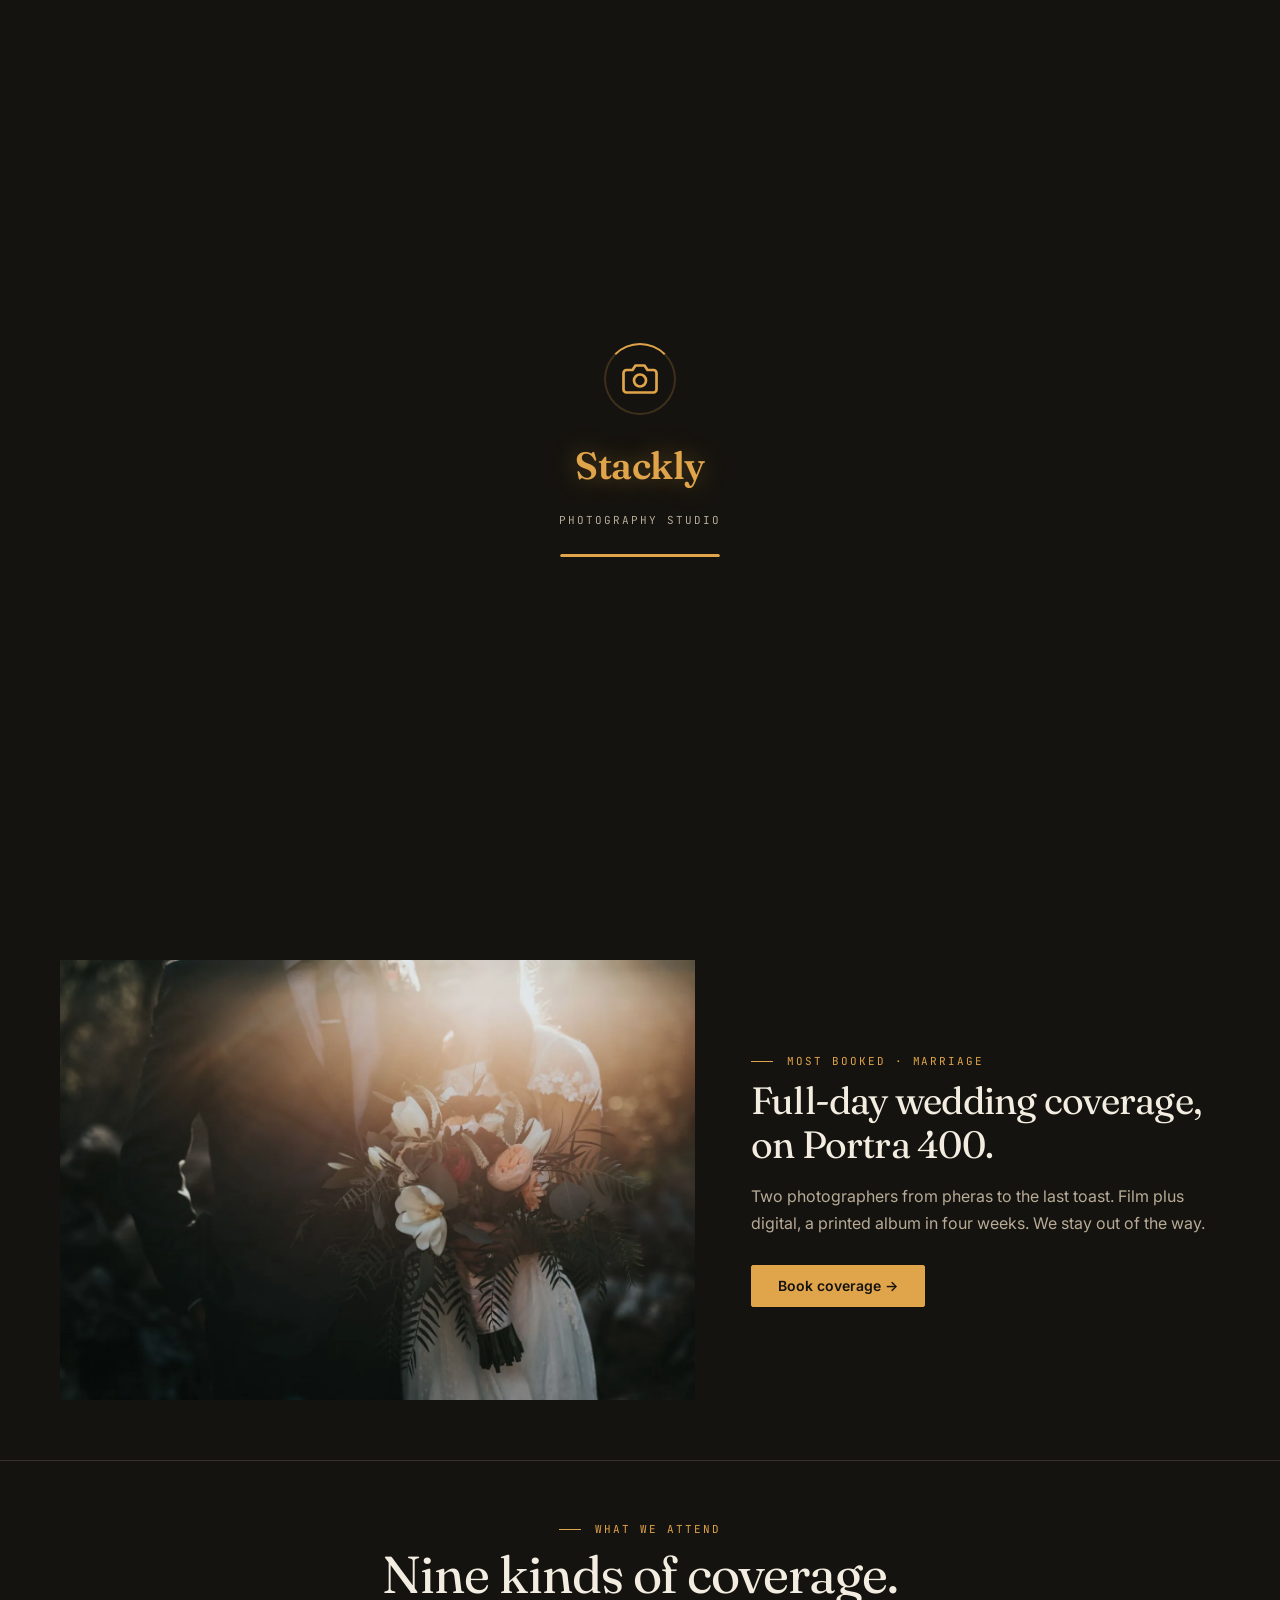
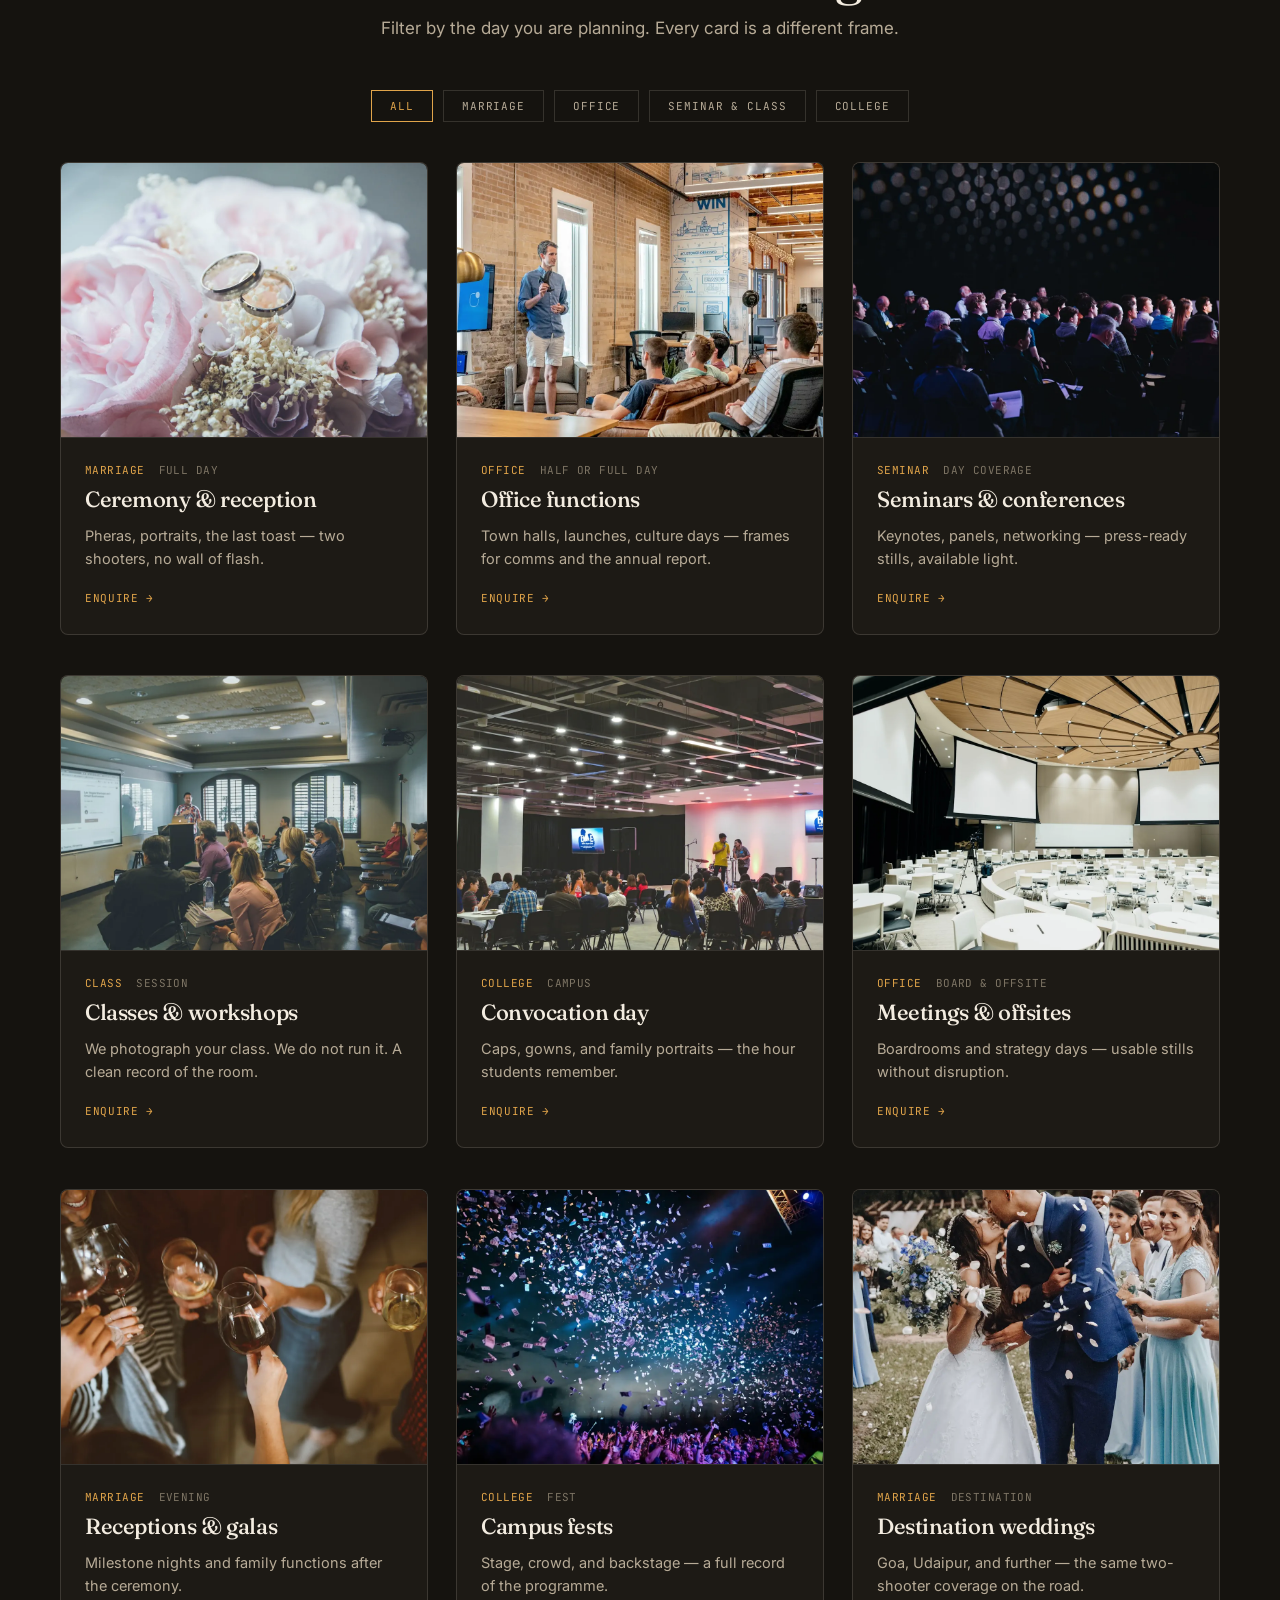
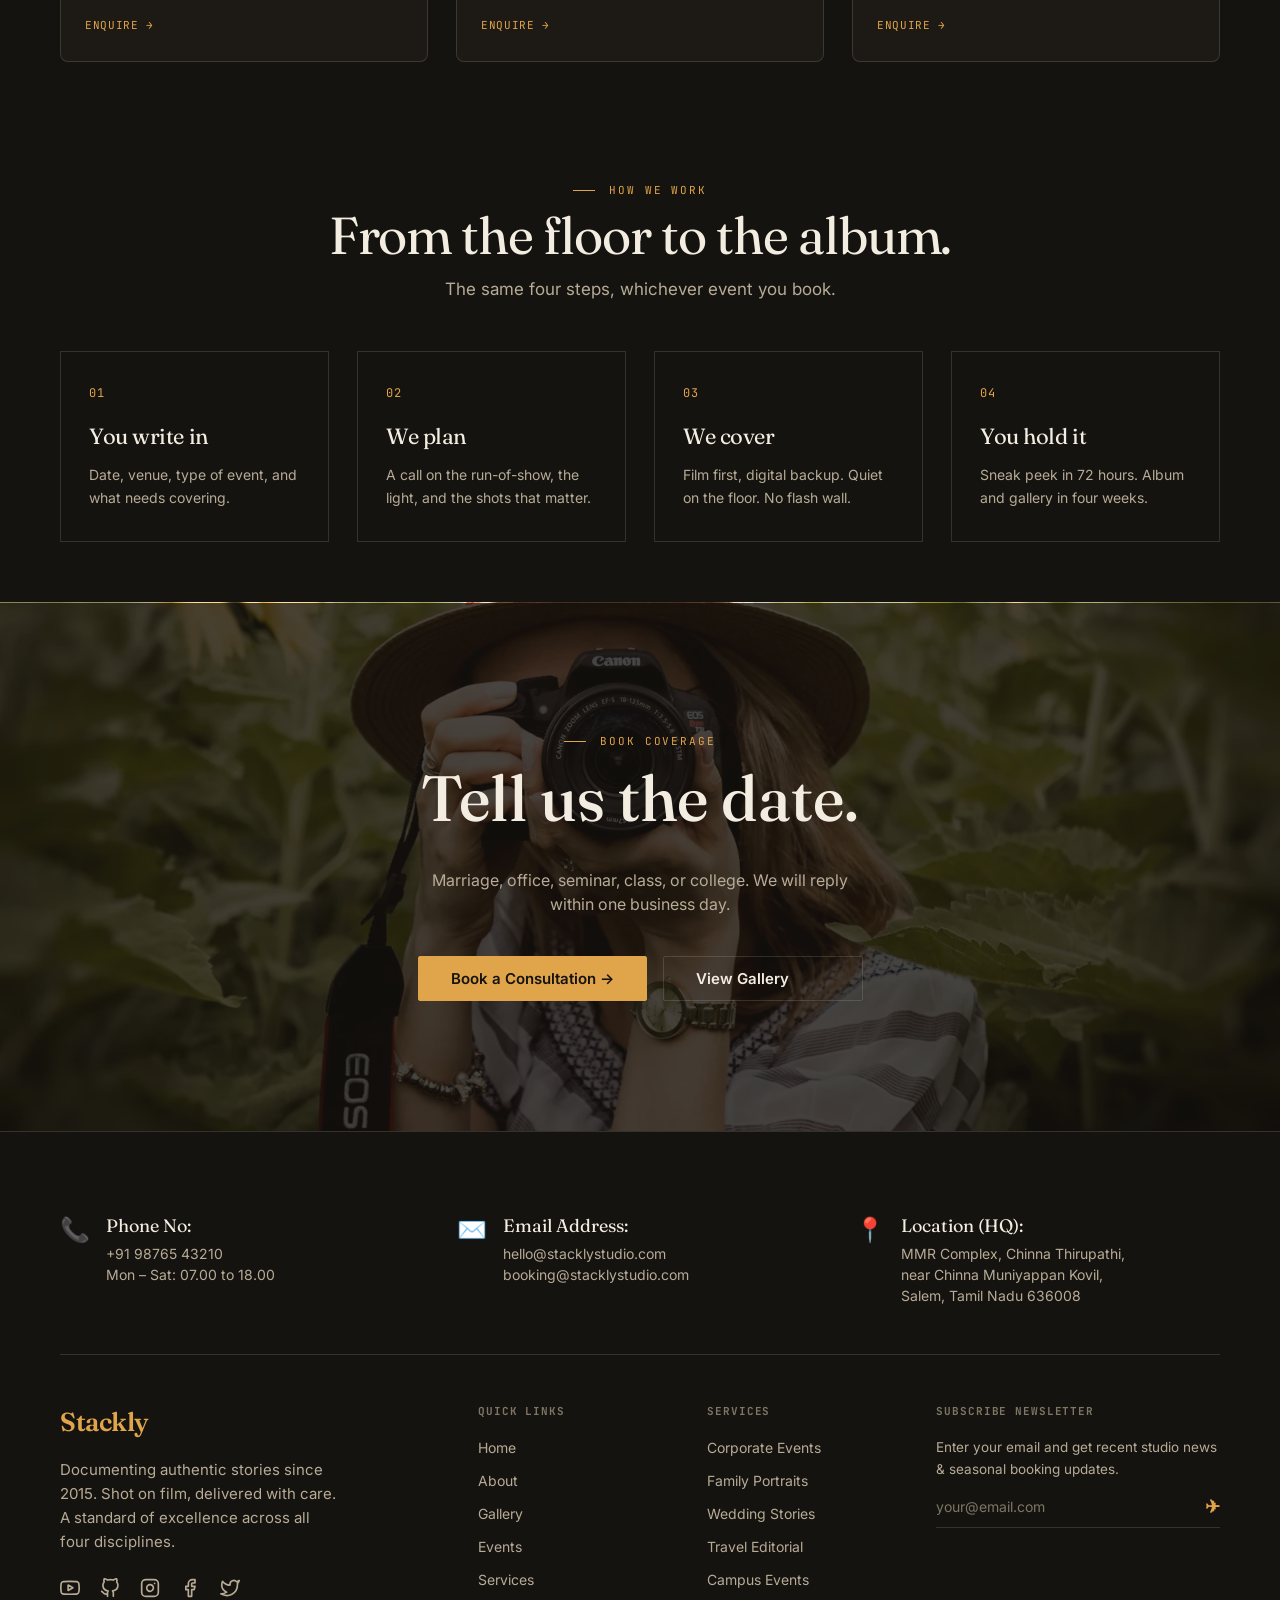
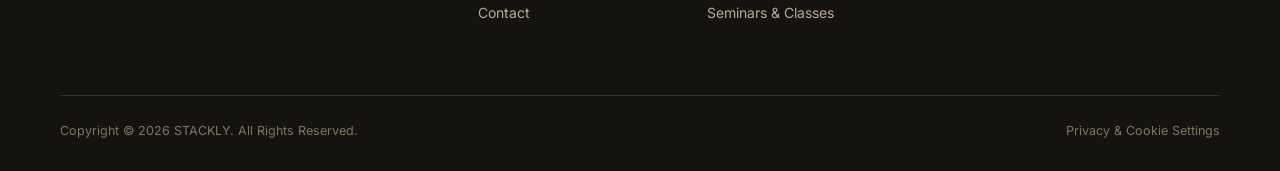
<file: events.html>
﻿<!DOCTYPE html>
<html lang="en">
<head>
  <meta charset="UTF-8">
  <meta name="viewport" content="width=device-width, initial-scale=1.0">
  <title>Events — Stackly Photography Studio</title>
  <meta name="description" content="Stackly covers marriages, office functions, seminars, classes, and college events across Bengaluru, Mumbai, and Goa.">
  <link rel="preconnect" href="https://fonts.googleapis.com">
  <link rel="preconnect" href="https://fonts.gstatic.com" crossorigin>
  <link href="https://fonts.googleapis.com/css2?family=Fraunces:ital,opsz,wght@0,9..144,300;0,9..144,400;0,9..144,500;0,9..144,600;1,9..144,400;1,9..144,500&family=Inter:wght@400;500;600&family=JetBrains+Mono:wght@400;500&display=swap" rel="stylesheet">
  <link rel="stylesheet" href="styles.css">
</head>
<body>
  <header>
    <nav class="nav">
      <a href="index.html" class="logo"><span style="font-family:'Fraunces',serif; font-size:26px; font-weight:600; letter-spacing:-0.5px; color:var(--amber);">Stackly</span></a>
      <ul class="navlinks">
        <li><a href="index.html">Home</a></li>
        <li><a href="about.html">About</a></li>
        <li><a href="gallery.html">Gallery</a></li>
        <li><a href="events.html" class="active">Events</a></li>
        <li><a href="services.html">Services</a></li>
        <li><a href="contact.html">Contact</a></li>
      </ul>
      <div class="navright">
        <a href="login.html" class="login-link">Log in</a>
        <a href="get-started.html" class="btn btn-solid">Get started</a>
      </div>
    </nav>
  </header>

  <main>
    <section class="page-banner page-hero">
      <video class="page-hero__bg" autoplay muted loop playsinline>
        <source src="154384-807362369.mp4" type="video/mp4">
      </video>
      <div class="page-hero__overlay"></div>
      <div class="wrap">
        <span class="eyebrow">Events</span>
        <div class="crumb"><a href="index.html">Home</a> / Events</div>
        <h1>We cover the day. We do not teach it.</h1>
        <p>Marriages, office functions, seminars, classes, and campus events — the same team, the same standard.</p>
      </div>
    </section>

    <section>
      <div class="wrap">
        <div class="featured-post reveal">
          <img src="img/ev_feat3.webp" alt="">
          <div>
            <span class="eyebrow">Most booked · Marriage</span>
            <h2>Full-day wedding coverage, on Portra 400.</h2>
            <p>Two photographers from pheras to the last toast. Film plus digital, a printed album in four weeks. We stay out of the way.</p>
            <a href="404.html" class="btn btn-solid">Book coverage →</a>
          </div>
        </div>
      </div>
    </section>

    <section class="journal">
      <div class="wrap">
        <div class="section-head is-center reveal">
          <span class="eyebrow">What we attend</span>
          <h2>Nine kinds of coverage.</h2>
          <p>Filter by the day you are planning. Every card is a different frame.</p>
        </div>

        <div class="filters is-center reveal" data-target="#event-list">
          <button class="filter-btn active" data-filter="all">All</button>
          <button class="filter-btn" data-filter="marriage">Marriage</button>
          <button class="filter-btn" data-filter="office">Office</button>
          <button class="filter-btn" data-filter="seminar">Seminar &amp; class</button>
          <button class="filter-btn" data-filter="college">College</button>
        </div>

        <div class="journal-grid reveal" id="event-list">
          <article class="journal-card" data-cat="marriage">
            <div class="journal-thumb"><img src="img/ev_marriage.webp" alt=""></div>
            <div class="journal-meta"><span class="cat">Marriage</span><span>Full day</span></div>
            <h3>Ceremony &amp; reception</h3>
            <p>Pheras, portraits, the last toast — two shooters, no wall of flash.</p>
            <a href="404.html" class="read-link">Enquire →</a>
          </article>
          <article class="journal-card" data-cat="office">
            <div class="journal-thumb"><img src="img/ev_office.webp" alt=""></div>
            <div class="journal-meta"><span class="cat">Office</span><span>Half or full day</span></div>
            <h3>Office functions</h3>
            <p>Town halls, launches, culture days — frames for comms and the annual report.</p>
            <a href="404.html" class="read-link">Enquire →</a>
          </article>
          <article class="journal-card" data-cat="seminar">
            <div class="journal-thumb"><img src="img/ev_seminar.webp" alt=""></div>
            <div class="journal-meta"><span class="cat">Seminar</span><span>Day coverage</span></div>
            <h3>Seminars &amp; conferences</h3>
            <p>Keynotes, panels, networking — press-ready stills, available light.</p>
            <a href="404.html" class="read-link">Enquire →</a>
          </article>
          <article class="journal-card" data-cat="seminar">
            <div class="journal-thumb"><img src="img/ev_class.webp" alt=""></div>
            <div class="journal-meta"><span class="cat">Class</span><span>Session</span></div>
            <h3>Classes &amp; workshops</h3>
            <p>We photograph your class. We do not run it. A clean record of the room.</p>
            <a href="404.html" class="read-link">Enquire →</a>
          </article>
          <article class="journal-card" data-cat="college">
            <div class="journal-thumb"><img src="img/ev_college.webp" alt=""></div>
            <div class="journal-meta"><span class="cat">College</span><span>Campus</span></div>
            <h3>Convocation day</h3>
            <p>Caps, gowns, and family portraits — the hour students remember.</p>
            <a href="404.html" class="read-link">Enquire →</a>
          </article>
          <article class="journal-card" data-cat="office">
            <div class="journal-thumb"><img src="img/ev_meeting.webp" alt=""></div>
            <div class="journal-meta"><span class="cat">Office</span><span>Board &amp; offsite</span></div>
            <h3>Meetings &amp; offsites</h3>
            <p>Boardrooms and strategy days — usable stills without disruption.</p>
            <a href="404.html" class="read-link">Enquire →</a>
          </article>
          <article class="journal-card" data-cat="marriage">
            <div class="journal-thumb"><img src="img/ev_gala.webp" alt=""></div>
            <div class="journal-meta"><span class="cat">Marriage</span><span>Evening</span></div>
            <h3>Receptions &amp; galas</h3>
            <p>Milestone nights and family functions after the ceremony.</p>
            <a href="404.html" class="read-link">Enquire →</a>
          </article>
          <article class="journal-card" data-cat="college">
            <div class="journal-thumb"><img src="img/ev_fest.webp" alt=""></div>
            <div class="journal-meta"><span class="cat">College</span><span>Fest</span></div>
            <h3>Campus fests</h3>
            <p>Stage, crowd, and backstage — a full record of the programme.</p>
            <a href="404.html" class="read-link">Enquire →</a>
          </article>
          <article class="journal-card" data-cat="marriage">
            <div class="journal-thumb"><img src="img/ev_feat2.webp" alt=""></div>
            <div class="journal-meta"><span class="cat">Marriage</span><span>Destination</span></div>
            <h3>Destination weddings</h3>
            <p>Goa, Udaipur, and further — the same two-shooter coverage on the road.</p>
            <a href="404.html" class="read-link">Enquire →</a>
          </article>
        </div>
      </div>
    </section>

    <section>
      <div class="wrap">
        <div class="section-head is-center reveal">
          <span class="eyebrow">How we work</span>
          <h2>From the floor to the album.</h2>
          <p>The same four steps, whichever event you book.</p>
        </div>
        <div class="service-grid service-grid--4 reveal">
          <div class="service-card">
            <span class="num">01</span>
            <h3>You write in</h3>
            <p>Date, venue, type of event, and what needs covering.</p>
          </div>
          <div class="service-card">
            <span class="num">02</span>
            <h3>We plan</h3>
            <p>A call on the run-of-show, the light, and the shots that matter.</p>
          </div>
          <div class="service-card">
            <span class="num">03</span>
            <h3>We cover</h3>
            <p>Film first, digital backup. Quiet on the floor. No flash wall.</p>
          </div>
          <div class="service-card">
            <span class="num">04</span>
            <h3>You hold it</h3>
            <p>Sneak peek in 72 hours. Album and gallery in four weeks.</p>
          </div>
        </div>
      </div>
    </section>

    <section class="cta-band">
      <div class="wrap">
        <span class="eyebrow">Book coverage</span>
        <h2>Tell us the date.</h2>
        <p>Marriage, office, seminar, class, or college. We will reply within one business day.</p>
        <div class="hero-cta">
          <a href="404.html" class="btn btn-solid">Book a Consultation &rarr;</a>
          <a href="404.html" class="btn btn-ghost">View Gallery</a>
        </div>
      </div>
    </section>
  </main>

  <footer>
    <div class="wrap">
      <div class="foot-contact-strip" style="display: grid; grid-template-columns: repeat(auto-fit, minmax(0, 1fr)); gap: 2rem; border-bottom: 1px solid var(--line); padding-bottom: 3rem; margin-bottom: 3rem;">
        <div style="display: flex; gap: 1rem; align-items: flex-start;">
          <div style="font-size: 24px; color: var(--amber);">📞</div>
          <div>
            <h5 style="font-family: 'Fraunces', serif; font-size: 18px; color: var(--paper); margin-bottom: 4px; font-weight: 400;">Phone No:</h5>
            <p style="color: var(--paper-dim); font-size: 14px; line-height: 1.5; margin: 0;">+91 98765 43210<br>Mon – Sat: 07.00 to 18.00</p>
          </div>
        </div>
        <div style="display: flex; gap: 1rem; align-items: flex-start;">
          <div style="font-size: 24px; color: var(--amber);">✉️</div>
          <div>
            <h5 style="font-family: 'Fraunces', serif; font-size: 18px; color: var(--paper); margin-bottom: 4px; font-weight: 400;">Email Address:</h5>
            <p style="color: var(--paper-dim); font-size: 14px; line-height: 1.5; margin: 0;">hello@stacklystudio.com<br>booking@stacklystudio.com</p>
          </div>
        </div>
        <div style="display: flex; gap: 1rem; align-items: flex-start;">
          <div style="font-size: 24px; color: var(--amber);">📍</div>
          <div>
            <h5 style="font-family: 'Fraunces', serif; font-size: 18px; color: var(--paper); margin-bottom: 4px; font-weight: 400;">Location (HQ):</h5>
            <p style="color: var(--paper-dim); font-size: 14px; line-height: 1.5; margin: 0;">MMR Complex, Chinna Thirupathi,<br>near Chinna Muniyappan Kovil,<br>Salem, Tamil Nadu 636008</p>
          </div>
        </div>
      </div>

      <div class="foot-grid">
        <div class="foot-brand">
          <a href="index.html" class="logo">
            <span style="font-family:'Fraunces',serif; font-size:26px; font-weight:600; letter-spacing:-0.5px; color:var(--amber);">Stackly</span>
          </a>
          <p style="color: var(--paper-dim); font-size: 15px; margin-top: 1rem; line-height: 1.6;">Documenting authentic stories since 2015. Shot on film, delivered with care. A standard of excellence across all four disciplines.</p>
          <div style="display: flex; gap: 1.25rem; margin-top: 1.5rem;">
            <a href="404.html" style="color: var(--paper-dim); transition: color 0.3s;" onmouseover="this.style.color='var(--amber)'" onmouseout="this.style.color='var(--paper-dim)'" aria-label="YouTube">
              <svg width="20" height="20" viewBox="0 0 24 24" fill="none" stroke="currentColor" stroke-width="2" stroke-linecap="round" stroke-linejoin="round"><path d="M22.54 6.42a2.78 2.78 0 0 0-1.94-2C18.88 4 12 4 12 4s-6.88 0-8.6.46a2.78 2.78 0 0 0-1.94 2A29 29 0 0 0 1 11.75a29 29 0 0 0 .46 5.33A2.78 2.78 0 0 0 3.4 19c1.72.46 8.6.46 8.6.46s6.88 0 8.6-.46a2.78 2.78 0 0 0 1.94-2 29 29 0 0 0 .46-5.25 29 29 0 0 0-.46-5.33z"></path><polygon points="9.75 15.02 15.5 11.75 9.75 8.48 9.75 15.02"></polygon></svg>
            </a>
            <a href="404.html" style="color: var(--paper-dim); transition: color 0.3s;" onmouseover="this.style.color='var(--amber)'" onmouseout="this.style.color='var(--paper-dim)'" aria-label="GitHub">
              <svg width="20" height="20" viewBox="0 0 24 24" fill="none" stroke="currentColor" stroke-width="2" stroke-linecap="round" stroke-linejoin="round"><path d="M9 19c-5 1.5-5-2.5-7-3m14 6v-3.87a3.37 3.37 0 0 0-.94-2.61c3.14-.35 6.44-1.54 6.44-7A5.44 5.44 0 0 0 20 4.77 5.07 5.07 0 0 0 19.91 1S18.73.65 16 2.48a13.38 13.38 0 0 0-7 0C6.27.65 5.09 1 5.09 1A5.07 5.07 0 0 0 5 4.77a5.44 5.44 0 0 0-1.5 3.78c0 5.42 3.3 6.61 6.44 7A3.37 3.37 0 0 0 9 18.13V22"></path></svg>
            </a>
            <a href="404.html" style="color: var(--paper-dim); transition: color 0.3s;" onmouseover="this.style.color='var(--amber)'" onmouseout="this.style.color='var(--paper-dim)'" aria-label="Instagram">
              <svg width="20" height="20" viewBox="0 0 24 24" fill="none" stroke="currentColor" stroke-width="2" stroke-linecap="round" stroke-linejoin="round"><rect x="2" y="2" width="20" height="20" rx="5" ry="5"></rect><path d="M16 11.37A4 4 0 1 1 12.63 8 4 4 0 0 1 16 11.37z"></path><line x1="17.5" y1="6.5" x2="17.51" y2="6.5"></line></svg>
            </a>
            <a href="404.html" style="color: var(--paper-dim); transition: color 0.3s;" onmouseover="this.style.color='var(--amber)'" onmouseout="this.style.color='var(--paper-dim)'" aria-label="Facebook">
              <svg width="20" height="20" viewBox="0 0 24 24" fill="none" stroke="currentColor" stroke-width="2" stroke-linecap="round" stroke-linejoin="round"><path d="M18 2h-3a5 5 0 0 0-5 5v3H7v4h3v8h4v-8h3l1-4h-4V7a1 1 0 0 1 1-1h3z"></path></svg>
            </a>
            <a href="404.html" style="color: var(--paper-dim); transition: color 0.3s;" onmouseover="this.style.color='var(--amber)'" onmouseout="this.style.color='var(--paper-dim)'" aria-label="Twitter">
              <svg width="20" height="20" viewBox="0 0 24 24" fill="none" stroke="currentColor" stroke-width="2" stroke-linecap="round" stroke-linejoin="round"><path d="M23 3a10.9 10.9 0 0 1-3.14 1.53 4.48 4.48 0 0 0-7.86 3v1A10.66 10.66 0 0 1 3 4s-4 9 5 13a11.64 11.64 0 0 1-7 2c9 5 20 0 20-11.5a4.5 4.5 0 0 0-.08-.83A7.72 7.72 0 0 0 23 3z"></path></svg>
            </a>
          </div>
        </div>
                  <div class="foot-col">
            <h5 style="font-family: 'JetBrains Mono', monospace; font-size: 11px; letter-spacing: 0.08em; text-transform: uppercase; color: var(--paper-faint); margin-bottom: 18px;">Quick Links</h5>
            <a href="index.html" style="display: block; margin-bottom: 12px; color: var(--paper-dim); font-size: 14px; transition: color 0.3s;" onmouseover="this.style.color='var(--amber)'" onmouseout="this.style.color='var(--paper-dim)'">Home</a>
            <a href="about.html" style="display: block; margin-bottom: 12px; color: var(--paper-dim); font-size: 14px; transition: color 0.3s;" onmouseover="this.style.color='var(--amber)'" onmouseout="this.style.color='var(--paper-dim)'">About</a>
            <a href="gallery.html" style="display: block; margin-bottom: 12px; color: var(--paper-dim); font-size: 14px; transition: color 0.3s;" onmouseover="this.style.color='var(--amber)'" onmouseout="this.style.color='var(--paper-dim)'">Gallery</a>
            <a href="events.html" style="display: block; margin-bottom: 12px; color: var(--paper-dim); font-size: 14px; transition: color 0.3s;" onmouseover="this.style.color='var(--amber)'" onmouseout="this.style.color='var(--paper-dim)'">Events</a>
            <a href="services.html" style="display: block; margin-bottom: 12px; color: var(--paper-dim); font-size: 14px; transition: color 0.3s;" onmouseover="this.style.color='var(--amber)'" onmouseout="this.style.color='var(--paper-dim)'">Services</a>
            <a href="contact.html" style="display: block; margin-bottom: 12px; color: var(--paper-dim); font-size: 14px; transition: color 0.3s;" onmouseover="this.style.color='var(--amber)'" onmouseout="this.style.color='var(--paper-dim)'">Contact</a>
          </div>
        <div class="foot-col">
          <h5 style="font-family: 'JetBrains Mono', monospace; font-size: 11px; letter-spacing: 0.08em; text-transform: uppercase; color: var(--paper-faint); margin-bottom: 18px;">Services</h5>
          <a href="404.html" style="display: block; margin-bottom: 12px; color: var(--paper-dim); font-size: 14px; transition: color 0.3s;" onmouseover="this.style.color='var(--amber)'" onmouseout="this.style.color='var(--paper-dim)'">Corporate Events</a>
          <a href="404.html" style="display: block; margin-bottom: 12px; color: var(--paper-dim); font-size: 14px; transition: color 0.3s;" onmouseover="this.style.color='var(--amber)'" onmouseout="this.style.color='var(--paper-dim)'">Family Portraits</a>
          <a href="404.html" style="display: block; margin-bottom: 12px; color: var(--paper-dim); font-size: 14px; transition: color 0.3s;" onmouseover="this.style.color='var(--amber)'" onmouseout="this.style.color='var(--paper-dim)'">Wedding Stories</a>
          <a href="404.html" style="display: block; margin-bottom: 12px; color: var(--paper-dim); font-size: 14px; transition: color 0.3s;" onmouseover="this.style.color='var(--amber)'" onmouseout="this.style.color='var(--paper-dim)'">Travel Editorial</a>
          <a href="404.html" style="display: block; margin-bottom: 12px; color: var(--paper-dim); font-size: 14px; transition: color 0.3s;" onmouseover="this.style.color='var(--amber)'" onmouseout="this.style.color='var(--paper-dim)'">Campus Events</a>
          <a href="404.html" style="display: block; margin-bottom: 12px; color: var(--paper-dim); font-size: 14px; transition: color 0.3s;" onmouseover="this.style.color='var(--amber)'" onmouseout="this.style.color='var(--paper-dim)'">Seminars &amp; Classes</a>
        </div>
        <div class="foot-col">
          <h5 style="font-family: 'JetBrains Mono', monospace; font-size: 11px; letter-spacing: 0.08em; text-transform: uppercase; color: var(--paper-faint); margin-bottom: 18px;">Subscribe Newsletter</h5>
          <p style="margin-bottom: 1rem; color: var(--paper-dim); font-size: 13.5px; line-height: 1.6;">Enter your email and get recent studio news &amp; seasonal booking updates.</p>
          <form class="foot-form js-validate" data-success="404.html" novalidate>
            <input type="email" placeholder="your@email.com" data-validate="email" autocomplete="email">
            <button type="submit" style="font-size: 18px;">✈</button>
          </form>
        </div>
      </div>

      <div class="foot-bottom">
        <span>Copyright © 2026 STACKLY. All Rights Reserved.</span>
        <div class="socials">
          <a href="404.html">Privacy & Cookie Settings</a>
        </div>
      </div>
    </div>
  </footer>
  <script src="validate.js"></script>
  <script src="script.js"></script>
</body>
</html>
</file>
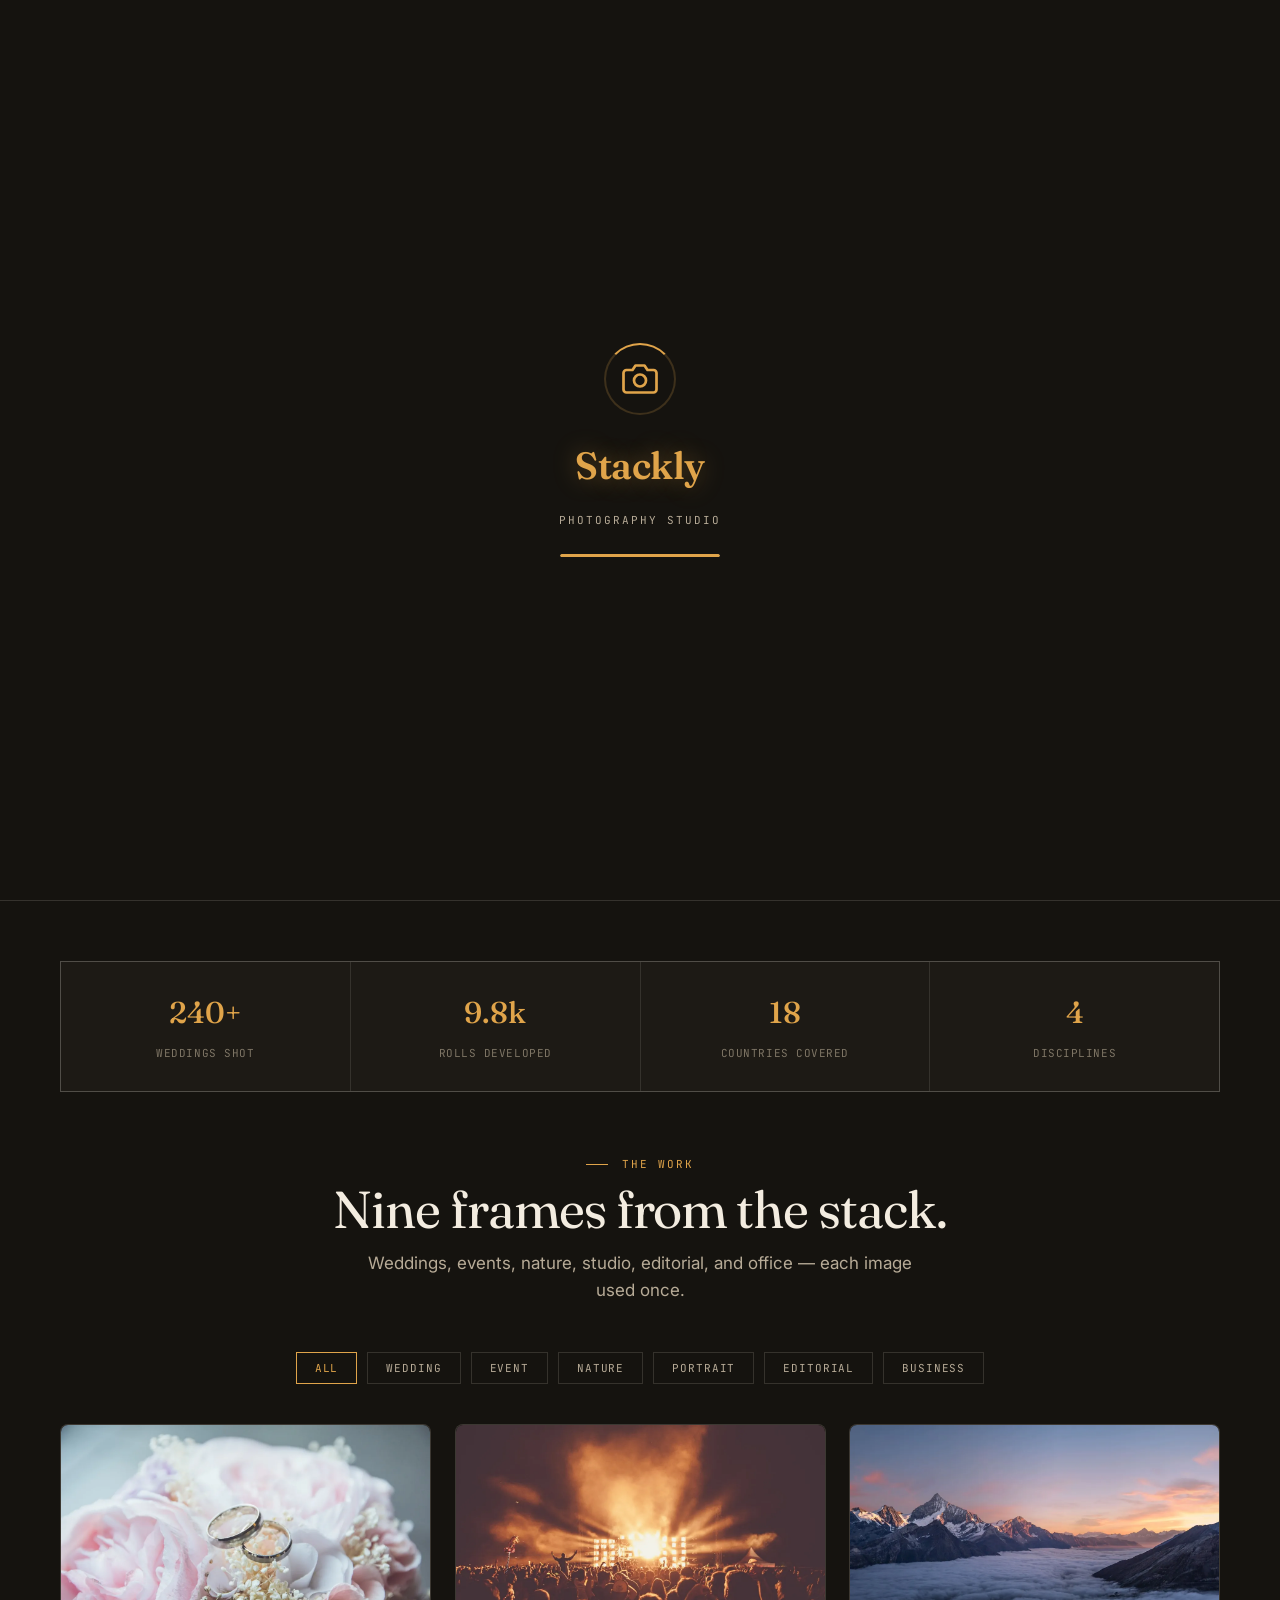
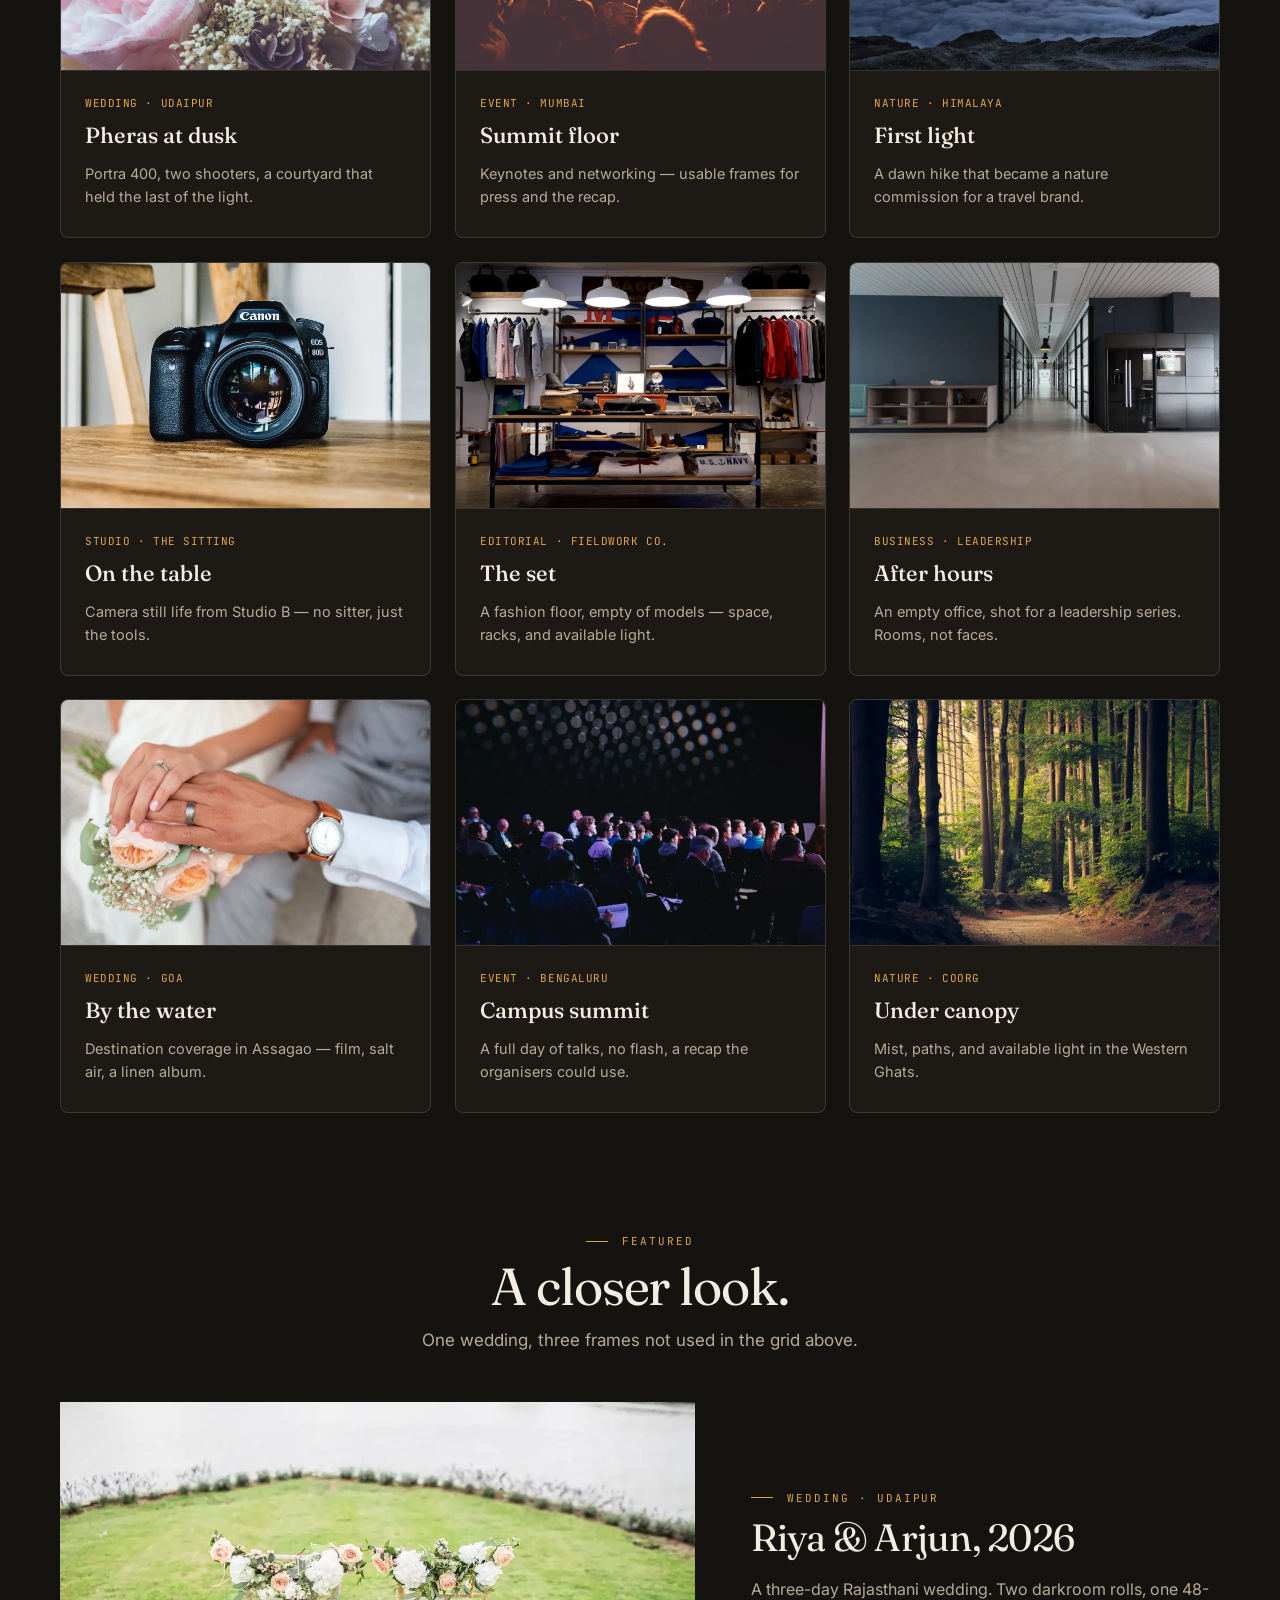
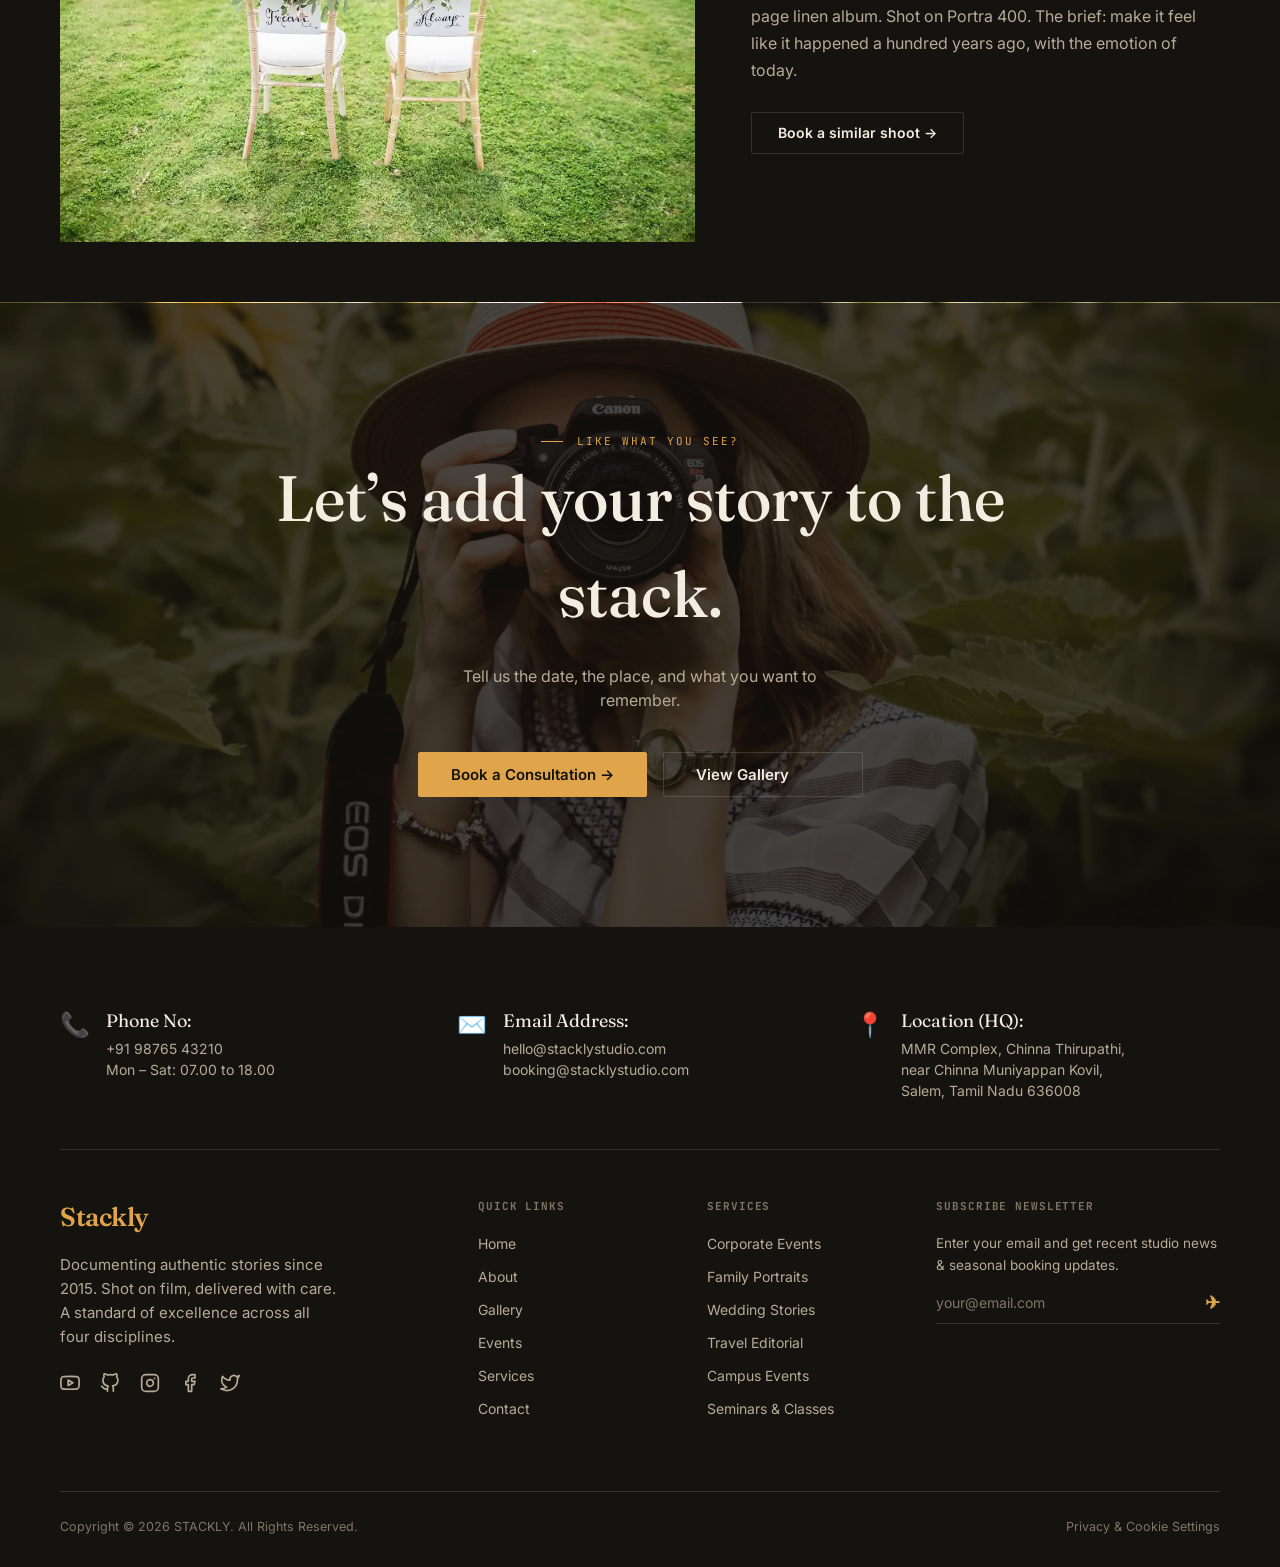
<file: gallery.html>
<!DOCTYPE html>
<html lang="en">
<head>
  <meta charset="UTF-8">
  <meta name="viewport" content="width=device-width, initial-scale=1.0">
  <title>Gallery — Stackly Photography Studio</title>
  <meta name="description" content="Weddings, events, nature, studio, editorial, and office work — all shot on film first.">
  <link rel="preconnect" href="https://fonts.googleapis.com">
  <link rel="preconnect" href="https://fonts.gstatic.com" crossorigin>
  <link href="https://fonts.googleapis.com/css2?family=Fraunces:ital,opsz,wght@0,9..144,300;0,9..144,400;0,9..144,500;0,9..144,600;1,9..144,400;1,9..144,500&family=Inter:wght@400;500;600&family=JetBrains+Mono:wght@400;500&display=swap" rel="stylesheet">
  <link rel="stylesheet" href="styles.css">
  <style>
    .gallery-stats { display:grid; grid-template-columns:repeat(4,1fr); gap:1px; background:var(--line); border:1px solid var(--line); margin-bottom:64px; }
    .g-stat { background:var(--ink-2); padding:28px 24px; text-align:center; }
    .g-stat strong { display:block; font-family:'Fraunces',serif; font-size:30px; color:var(--amber); font-weight:500; margin-bottom:4px; }
    .g-stat span { font-family:'JetBrains Mono',monospace; font-size:11px; color:var(--paper-faint); text-transform:uppercase; letter-spacing:.05em; }
    @media(max-width:980px){ .gallery-stats { grid-template-columns:1fr 1fr; } }
  </style>
</head>
<body>
  <header>
    <nav class="nav">
      <a href="index.html" class="logo"><span style="font-family:'Fraunces',serif; font-size:26px; font-weight:600; letter-spacing:-0.5px; color:var(--amber);">Stackly</span></a>
      <ul class="navlinks">
        <li><a href="index.html">Home</a></li>
        <li><a href="about.html">About</a></li>
        <li><a href="gallery.html" class="active">Gallery</a></li>
        <li><a href="events.html">Events</a></li>
        <li><a href="services.html">Services</a></li>
        <li><a href="contact.html">Contact</a></li>
      </ul>
      <div class="navright">
        <a href="login.html" class="login-link">Log in</a>
        <a href="get-started.html" class="btn btn-solid">Get started</a>
      </div>
    </nav>
  </header>

  <main>
    <section class="page-banner page-hero">
      <video class="page-hero__bg" autoplay muted loop playsinline>
        <source src="154384-807362369.mp4" type="video/mp4">
      </video>
      <div class="page-hero__overlay"></div>
      <div class="wrap">
        <span class="eyebrow">Gallery</span>
        <div class="crumb"><a href="index.html">Home</a> / Gallery</div>
        <h1>The full contact sheet.</h1>
        <p>Every frame here was shot on film first. Filter by the kind of story you are looking for.</p>
      </div>
    </section>

    <section class="gallery">
      <div class="wrap">
        <div class="gallery-stats reveal">
          <div class="g-stat"><strong>240+</strong><span>Weddings shot</span></div>
          <div class="g-stat"><strong>9.8k</strong><span>Rolls developed</span></div>
          <div class="g-stat"><strong>18</strong><span>Countries covered</span></div>
          <div class="g-stat"><strong>4</strong><span>Disciplines</span></div>
        </div>

        <div class="section-head is-center reveal">
          <span class="eyebrow">The work</span>
          <h2>Nine frames from the stack.</h2>
          <p>Weddings, events, nature, studio, editorial, and office — each image used once.</p>
        </div>

        <div class="filters is-center reveal" data-target="#full-gallery">
          <button class="filter-btn active" data-filter="all">All</button>
          <button class="filter-btn" data-filter="wedding">Wedding</button>
          <button class="filter-btn" data-filter="event">Event</button>
          <button class="filter-btn" data-filter="nature">Nature</button>
          <button class="filter-btn" data-filter="portrait">Portrait</button>
          <button class="filter-btn" data-filter="editorial">Editorial</button>
          <button class="filter-btn" data-filter="business">Business</button>
        </div>

        <div class="gallery-grid reveal" id="full-gallery">
          <div class="g-item" data-cat="wedding">
            <div class="g-img-wrap"><img src="img/g_w1.webp" alt=""></div>
            <span class="caption">Wedding · Udaipur</span>
            <h3>Pheras at dusk</h3>
            <p>Portra 400, two shooters, a courtyard that held the last of the light.</p>
          </div>
          <div class="g-item" data-cat="event">
            <div class="g-img-wrap"><img src="img/g_e1.webp" alt=""></div>
            <span class="caption">Event · Mumbai</span>
            <h3>Summit floor</h3>
            <p>Keynotes and networking — usable frames for press and the recap.</p>
          </div>
          <div class="g-item" data-cat="nature">
            <div class="g-img-wrap"><img src="img/g_n1.webp" alt=""></div>
            <span class="caption">Nature · Himalaya</span>
            <h3>First light</h3>
            <p>A dawn hike that became a nature commission for a travel brand.</p>
          </div>
          <div class="g-item" data-cat="portrait">
            <div class="g-img-wrap"><img src="img/g_studio.webp" alt=""></div>
            <span class="caption">Studio · The sitting</span>
            <h3>On the table</h3>
            <p>Camera still life from Studio B — no sitter, just the tools.</p>
          </div>
          <div class="g-item" data-cat="editorial">
            <div class="g-img-wrap"><img src="img/g_editorial_set.webp" alt=""></div>
            <span class="caption">Editorial · Fieldwork Co.</span>
            <h3>The set</h3>
            <p>A fashion floor, empty of models — space, racks, and available light.</p>
          </div>
          <div class="g-item" data-cat="business">
            <div class="g-img-wrap"><img src="img/g_office.webp" alt=""></div>
            <span class="caption">Business · Leadership</span>
            <h3>After hours</h3>
            <p>An empty office, shot for a leadership series. Rooms, not faces.</p>
          </div>
          <div class="g-item" data-cat="wedding">
            <div class="g-img-wrap"><img src="img/g_w2.webp" alt=""></div>
            <span class="caption">Wedding · Goa</span>
            <h3>By the water</h3>
            <p>Destination coverage in Assagao — film, salt air, a linen album.</p>
          </div>
          <div class="g-item" data-cat="event">
            <div class="g-img-wrap"><img src="img/g_e2.webp" alt=""></div>
            <span class="caption">Event · Bengaluru</span>
            <h3>Campus summit</h3>
            <p>A full day of talks, no flash, a recap the organisers could use.</p>
          </div>
          <div class="g-item" data-cat="nature">
            <div class="g-img-wrap"><img src="img/g_n2.webp" alt=""></div>
            <span class="caption">Nature · Coorg</span>
            <h3>Under canopy</h3>
            <p>Mist, paths, and available light in the Western Ghats.</p>
          </div>
        </div>
      </div>
    </section>

    <section>
      <div class="wrap">
        <div class="section-head is-center reveal">
          <span class="eyebrow">Featured</span>
          <h2>A closer look.</h2>
          <p>One wedding, three frames not used in the grid above.</p>
        </div>
        <div class="featured-post reveal">
          <img src="img/g_feat1.webp" alt="">
          <div>
            <span class="eyebrow">Wedding · Udaipur</span>
            <h2>Riya &amp; Arjun, 2026</h2>
            <p>A three-day Rajasthani wedding. Two darkroom rolls, one 48-page linen album. Shot on Portra 400. The brief: make it feel like it happened a hundred years ago, with the emotion of today.</p>
            <a href="404.html" class="btn btn-ghost">Book a similar shoot →</a>
          </div>
        </div>
      </div>
    </section>

    <section class="cta-band">
      <div class="wrap">
        <span class="eyebrow">Like what you see?</span>
        <h2>Let’s add your story to the stack.</h2>
        <p>Tell us the date, the place, and what you want to remember.</p>
        <div class="hero-cta">
          <a href="404.html" class="btn btn-solid">Book a Consultation &rarr;</a>
          <a href="404.html" class="btn btn-ghost">View Gallery</a>
        </div>
      </div>
    </section>
  </main>

  <footer>
    <div class="wrap">
      <div class="foot-contact-strip" style="display: grid; grid-template-columns: repeat(auto-fit, minmax(0, 1fr)); gap: 2rem; border-bottom: 1px solid var(--line); padding-bottom: 3rem; margin-bottom: 3rem;">
        <div style="display: flex; gap: 1rem; align-items: flex-start;">
          <div style="font-size: 24px; color: var(--amber);">📞</div>
          <div>
            <h5 style="font-family: 'Fraunces', serif; font-size: 18px; color: var(--paper); margin-bottom: 4px; font-weight: 400;">Phone No:</h5>
            <p style="color: var(--paper-dim); font-size: 14px; line-height: 1.5; margin: 0;">+91 98765 43210<br>Mon – Sat: 07.00 to 18.00</p>
          </div>
        </div>
        <div style="display: flex; gap: 1rem; align-items: flex-start;">
          <div style="font-size: 24px; color: var(--amber);">✉️</div>
          <div>
            <h5 style="font-family: 'Fraunces', serif; font-size: 18px; color: var(--paper); margin-bottom: 4px; font-weight: 400;">Email Address:</h5>
            <p style="color: var(--paper-dim); font-size: 14px; line-height: 1.5; margin: 0;">hello@stacklystudio.com<br>booking@stacklystudio.com</p>
          </div>
        </div>
        <div style="display: flex; gap: 1rem; align-items: flex-start;">
          <div style="font-size: 24px; color: var(--amber);">📍</div>
          <div>
            <h5 style="font-family: 'Fraunces', serif; font-size: 18px; color: var(--paper); margin-bottom: 4px; font-weight: 400;">Location (HQ):</h5>
            <p style="color: var(--paper-dim); font-size: 14px; line-height: 1.5; margin: 0;">MMR Complex, Chinna Thirupathi,<br>near Chinna Muniyappan Kovil,<br>Salem, Tamil Nadu 636008</p>
          </div>
        </div>
      </div>

      <div class="foot-grid">
        <div class="foot-brand">
          <a href="index.html" class="logo">
            <span style="font-family:'Fraunces',serif; font-size:26px; font-weight:600; letter-spacing:-0.5px; color:var(--amber);">Stackly</span>
          </a>
          <p style="color: var(--paper-dim); font-size: 15px; margin-top: 1rem; line-height: 1.6;">Documenting authentic stories since 2015. Shot on film, delivered with care. A standard of excellence across all four disciplines.</p>
          <div style="display: flex; gap: 1.25rem; margin-top: 1.5rem;">
            <a href="404.html" style="color: var(--paper-dim); transition: color 0.3s;" onmouseover="this.style.color='var(--amber)'" onmouseout="this.style.color='var(--paper-dim)'" aria-label="YouTube">
              <svg width="20" height="20" viewBox="0 0 24 24" fill="none" stroke="currentColor" stroke-width="2" stroke-linecap="round" stroke-linejoin="round"><path d="M22.54 6.42a2.78 2.78 0 0 0-1.94-2C18.88 4 12 4 12 4s-6.88 0-8.6.46a2.78 2.78 0 0 0-1.94 2A29 29 0 0 0 1 11.75a29 29 0 0 0 .46 5.33A2.78 2.78 0 0 0 3.4 19c1.72.46 8.6.46 8.6.46s6.88 0 8.6-.46a2.78 2.78 0 0 0 1.94-2 29 29 0 0 0 .46-5.25 29 29 0 0 0-.46-5.33z"></path><polygon points="9.75 15.02 15.5 11.75 9.75 8.48 9.75 15.02"></polygon></svg>
            </a>
            <a href="404.html" style="color: var(--paper-dim); transition: color 0.3s;" onmouseover="this.style.color='var(--amber)'" onmouseout="this.style.color='var(--paper-dim)'" aria-label="GitHub">
              <svg width="20" height="20" viewBox="0 0 24 24" fill="none" stroke="currentColor" stroke-width="2" stroke-linecap="round" stroke-linejoin="round"><path d="M9 19c-5 1.5-5-2.5-7-3m14 6v-3.87a3.37 3.37 0 0 0-.94-2.61c3.14-.35 6.44-1.54 6.44-7A5.44 5.44 0 0 0 20 4.77 5.07 5.07 0 0 0 19.91 1S18.73.65 16 2.48a13.38 13.38 0 0 0-7 0C6.27.65 5.09 1 5.09 1A5.07 5.07 0 0 0 5 4.77a5.44 5.44 0 0 0-1.5 3.78c0 5.42 3.3 6.61 6.44 7A3.37 3.37 0 0 0 9 18.13V22"></path></svg>
            </a>
            <a href="404.html" style="color: var(--paper-dim); transition: color 0.3s;" onmouseover="this.style.color='var(--amber)'" onmouseout="this.style.color='var(--paper-dim)'" aria-label="Instagram">
              <svg width="20" height="20" viewBox="0 0 24 24" fill="none" stroke="currentColor" stroke-width="2" stroke-linecap="round" stroke-linejoin="round"><rect x="2" y="2" width="20" height="20" rx="5" ry="5"></rect><path d="M16 11.37A4 4 0 1 1 12.63 8 4 4 0 0 1 16 11.37z"></path><line x1="17.5" y1="6.5" x2="17.51" y2="6.5"></line></svg>
            </a>
            <a href="404.html" style="color: var(--paper-dim); transition: color 0.3s;" onmouseover="this.style.color='var(--amber)'" onmouseout="this.style.color='var(--paper-dim)'" aria-label="Facebook">
              <svg width="20" height="20" viewBox="0 0 24 24" fill="none" stroke="currentColor" stroke-width="2" stroke-linecap="round" stroke-linejoin="round"><path d="M18 2h-3a5 5 0 0 0-5 5v3H7v4h3v8h4v-8h3l1-4h-4V7a1 1 0 0 1 1-1h3z"></path></svg>
            </a>
            <a href="404.html" style="color: var(--paper-dim); transition: color 0.3s;" onmouseover="this.style.color='var(--amber)'" onmouseout="this.style.color='var(--paper-dim)'" aria-label="Twitter">
              <svg width="20" height="20" viewBox="0 0 24 24" fill="none" stroke="currentColor" stroke-width="2" stroke-linecap="round" stroke-linejoin="round"><path d="M23 3a10.9 10.9 0 0 1-3.14 1.53 4.48 4.48 0 0 0-7.86 3v1A10.66 10.66 0 0 1 3 4s-4 9 5 13a11.64 11.64 0 0 1-7 2c9 5 20 0 20-11.5a4.5 4.5 0 0 0-.08-.83A7.72 7.72 0 0 0 23 3z"></path></svg>
            </a>
          </div>
        </div>
                  <div class="foot-col">
            <h5 style="font-family: 'JetBrains Mono', monospace; font-size: 11px; letter-spacing: 0.08em; text-transform: uppercase; color: var(--paper-faint); margin-bottom: 18px;">Quick Links</h5>
            <a href="index.html" style="display: block; margin-bottom: 12px; color: var(--paper-dim); font-size: 14px; transition: color 0.3s;" onmouseover="this.style.color='var(--amber)'" onmouseout="this.style.color='var(--paper-dim)'">Home</a>
            <a href="about.html" style="display: block; margin-bottom: 12px; color: var(--paper-dim); font-size: 14px; transition: color 0.3s;" onmouseover="this.style.color='var(--amber)'" onmouseout="this.style.color='var(--paper-dim)'">About</a>
            <a href="gallery.html" style="display: block; margin-bottom: 12px; color: var(--paper-dim); font-size: 14px; transition: color 0.3s;" onmouseover="this.style.color='var(--amber)'" onmouseout="this.style.color='var(--paper-dim)'">Gallery</a>
            <a href="events.html" style="display: block; margin-bottom: 12px; color: var(--paper-dim); font-size: 14px; transition: color 0.3s;" onmouseover="this.style.color='var(--amber)'" onmouseout="this.style.color='var(--paper-dim)'">Events</a>
            <a href="services.html" style="display: block; margin-bottom: 12px; color: var(--paper-dim); font-size: 14px; transition: color 0.3s;" onmouseover="this.style.color='var(--amber)'" onmouseout="this.style.color='var(--paper-dim)'">Services</a>
            <a href="contact.html" style="display: block; margin-bottom: 12px; color: var(--paper-dim); font-size: 14px; transition: color 0.3s;" onmouseover="this.style.color='var(--amber)'" onmouseout="this.style.color='var(--paper-dim)'">Contact</a>
          </div>
        <div class="foot-col">
          <h5 style="font-family: 'JetBrains Mono', monospace; font-size: 11px; letter-spacing: 0.08em; text-transform: uppercase; color: var(--paper-faint); margin-bottom: 18px;">Services</h5>
          <a href="404.html" style="display: block; margin-bottom: 12px; color: var(--paper-dim); font-size: 14px; transition: color 0.3s;" onmouseover="this.style.color='var(--amber)'" onmouseout="this.style.color='var(--paper-dim)'">Corporate Events</a>
          <a href="404.html" style="display: block; margin-bottom: 12px; color: var(--paper-dim); font-size: 14px; transition: color 0.3s;" onmouseover="this.style.color='var(--amber)'" onmouseout="this.style.color='var(--paper-dim)'">Family Portraits</a>
          <a href="404.html" style="display: block; margin-bottom: 12px; color: var(--paper-dim); font-size: 14px; transition: color 0.3s;" onmouseover="this.style.color='var(--amber)'" onmouseout="this.style.color='var(--paper-dim)'">Wedding Stories</a>
          <a href="404.html" style="display: block; margin-bottom: 12px; color: var(--paper-dim); font-size: 14px; transition: color 0.3s;" onmouseover="this.style.color='var(--amber)'" onmouseout="this.style.color='var(--paper-dim)'">Travel Editorial</a>
          <a href="404.html" style="display: block; margin-bottom: 12px; color: var(--paper-dim); font-size: 14px; transition: color 0.3s;" onmouseover="this.style.color='var(--amber)'" onmouseout="this.style.color='var(--paper-dim)'">Campus Events</a>
          <a href="404.html" style="display: block; margin-bottom: 12px; color: var(--paper-dim); font-size: 14px; transition: color 0.3s;" onmouseover="this.style.color='var(--amber)'" onmouseout="this.style.color='var(--paper-dim)'">Seminars &amp; Classes</a>
        </div>
        <div class="foot-col">
          <h5 style="font-family: 'JetBrains Mono', monospace; font-size: 11px; letter-spacing: 0.08em; text-transform: uppercase; color: var(--paper-faint); margin-bottom: 18px;">Subscribe Newsletter</h5>
          <p style="margin-bottom: 1rem; color: var(--paper-dim); font-size: 13.5px; line-height: 1.6;">Enter your email and get recent studio news &amp; seasonal booking updates.</p>
          <form class="foot-form js-validate" data-success="404.html" novalidate>
            <input type="email" placeholder="your@email.com" data-validate="email" autocomplete="email">
            <button type="submit" style="font-size: 18px;">✈</button>
          </form>
        </div>
      </div>

      <div class="foot-bottom">
        <span>Copyright © 2026 STACKLY. All Rights Reserved.</span>
        <div class="socials">
          <a href="404.html">Privacy & Cookie Settings</a>
        </div>
      </div>
    </div>
  </footer>
  <script src="validate.js"></script>
  <script src="script.js"></script>
</body>
</html>
</file>
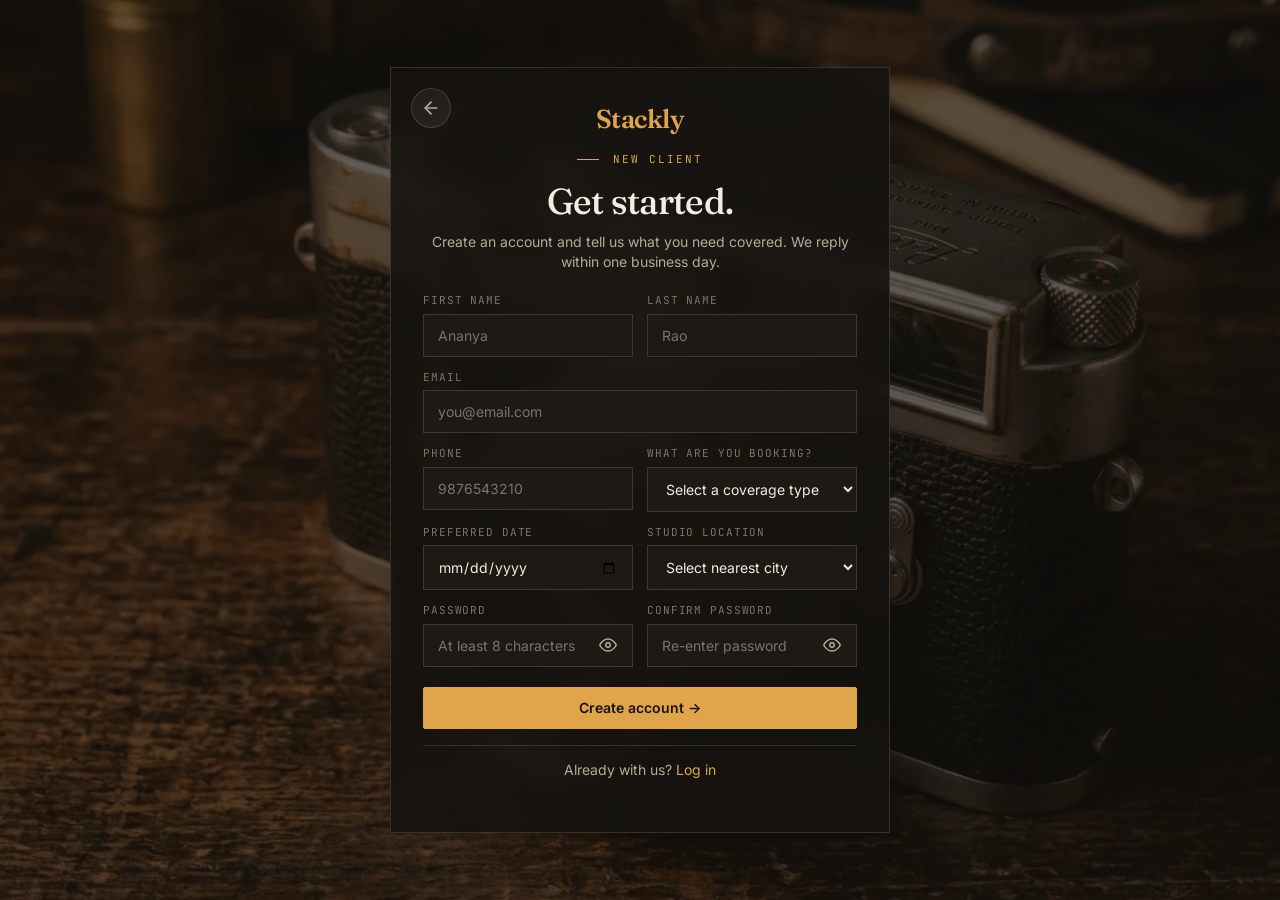
<file: get-started.html>
<!DOCTYPE html>
<html lang="en">
<head>
  <meta charset="UTF-8">
  <meta name="viewport" content="width=device-width, initial-scale=1.0">
  <title>Get started — Stackly Photography Studio</title>
  <meta name="description" content="Create a Stackly account and start a booking for a wedding, office, seminar, or campus event.">
  <link rel="preconnect" href="https://fonts.googleapis.com">
  <link rel="preconnect" href="https://fonts.gstatic.com" crossorigin>
  <link href="https://fonts.googleapis.com/css2?family=Fraunces:ital,opsz,wght@0,9..144,300;0,9..144,400;0,9..144,500;0,9..144,600;1,9..144,400;1,9..144,500&family=Inter:wght@400;500;600&family=JetBrains+Mono:wght@400;500&display=swap" rel="stylesheet">
  <link rel="stylesheet" href="styles.css">
</head>
<body>
  <main class="auth-page auth-page--start">
    <div class="auth-box">
      <a href="index.html" class="auth-back-btn" title="Back to Home" aria-label="Back to Home">
        <svg width="20" height="20" viewBox="0 0 24 24" fill="none" stroke="currentColor" stroke-width="2" stroke-linecap="round" stroke-linejoin="round"><line x1="19" y1="12" x2="5" y2="12"></line><polyline points="12 19 5 12 12 5"></polyline></svg>
      </a>
      <a href="index.html" class="logo">
        <span style="font-family:'Fraunces',serif; font-size:26px; font-weight:600; letter-spacing:-0.5px; color:var(--amber);">Stackly</span>
      </a>
      <span class="eyebrow">New client</span>
      <h1>Get started.</h1>
      <p>Create an account and tell us what you need covered. We reply within one business day.</p>
      <form id="signup-form" class="js-validate" novalidate>
        <div class="form-row">
          <div class="field">
            <label for="gs-first">First name</label>
            <input id="gs-first" type="text" placeholder="Ananya" autocomplete="given-name" data-validate="name">
          </div>
          <div class="field">
            <label for="gs-last">Last name</label>
            <input id="gs-last" type="text" placeholder="Rao" autocomplete="family-name" data-validate="lastname">
          </div>
        </div>
        <div class="field">
          <label for="gs-email">Email</label>
          <input id="gs-email" type="email" placeholder="you@email.com" autocomplete="email" data-validate="email">
        </div>
        <div class="form-row">
          <div class="field">
            <label for="gs-phone">Phone</label>
            <input id="gs-phone" type="tel" placeholder="9876543210" autocomplete="tel" data-validate="phone" inputmode="numeric" maxlength="10">
          </div>
          <div class="field">
            <label for="gs-type">What are you booking?</label>
            <select id="gs-type" data-validate="required" data-empty="Please select what you are booking.">
              <option value="">Select a coverage type</option>
              <option>Marriage / wedding</option>
              <option>Office function</option>
              <option>Seminar / conference</option>
              <option>Class / workshop</option>
              <option>College event</option>
              <option>Portrait sitting</option>
              <option>Something else</option>
            </select>
          </div>
        </div>
        <div class="form-row">
          <div class="field">
            <label for="gs-date">Preferred date</label>
            <input id="gs-date" type="date" data-validate="required" data-empty="Please enter a date.">
          </div>
          <div class="field">
            <label for="gs-city">Studio location</label>
            <select id="gs-city" data-validate="required" data-empty="Please select a location.">
              <option value="">Select nearest city</option>
              <option>Bengaluru</option>
              <option>Mumbai</option>
              <option>Goa</option>
              <option>Salem (HQ)</option>
              <option>Other / Destination</option>
            </select>
          </div>
        </div>
        <div class="form-row">
          <div class="field">
            <label for="gs-pass">Password</label>
            <div class="password-wrap">
              <input id="gs-pass" type="password" placeholder="At least 8 characters" autocomplete="new-password" data-validate="password">
              <button type="button" class="toggle-password-btn" aria-label="Toggle password visibility" title="Show/Hide Password">
                <svg class="eye-show" width="18" height="18" viewBox="0 0 24 24" fill="none" stroke="currentColor" stroke-width="2" stroke-linecap="round" stroke-linejoin="round"><path d="M1 12s4-8 11-8 11 8 11 8-4 8-11 8-11-8-11-8z"></path><circle cx="12" cy="12" r="3"></circle></svg>
                <svg class="eye-hide" width="18" height="18" viewBox="0 0 24 24" fill="none" stroke="currentColor" stroke-width="2" stroke-linecap="round" stroke-linejoin="round" style="display:none;"><path d="M17.94 17.94A10.07 10.07 0 0 1 12 20c-7 0-11-8-11-8a18.45 18.45 0 0 1 5.06-5.94M9.9 4.24A9.12 9.12 0 0 1 12 4c7 0 11 8 11 8a18.5 18.5 0 0 1-2.16 3.19m-6.72-1.07a3 3 0 1 1-4.24-4.24"></path><line x1="1" y1="1" x2="23" y2="23"></line></svg>
              </button>
            </div>
          </div>
          <div class="field">
            <label for="gs-confirm-pass">Confirm password</label>
            <div class="password-wrap">
              <input id="gs-confirm-pass" type="password" placeholder="Re-enter password" autocomplete="new-password" data-validate="confirm-password">
              <button type="button" class="toggle-password-btn" aria-label="Toggle password visibility" title="Show/Hide Password">
                <svg class="eye-show" width="18" height="18" viewBox="0 0 24 24" fill="none" stroke="currentColor" stroke-width="2" stroke-linecap="round" stroke-linejoin="round"><path d="M1 12s4-8 11-8 11 8 11 8-4 8-11 8-11-8-11-8z"></path><circle cx="12" cy="12" r="3"></circle></svg>
                <svg class="eye-hide" width="18" height="18" viewBox="0 0 24 24" fill="none" stroke="currentColor" stroke-width="2" stroke-linecap="round" stroke-linejoin="round" style="display:none;"><path d="M17.94 17.94A10.07 10.07 0 0 1 12 20c-7 0-11-8-11-8a18.45 18.45 0 0 1 5.06-5.94M9.9 4.24A9.12 9.12 0 0 1 12 4c7 0 11 8 11 8a18.5 18.5 0 0 1-2.16 3.19m-6.72-1.07a3 3 0 1 1-4.24-4.24"></path><line x1="1" y1="1" x2="23" y2="23"></line></svg>
              </button>
            </div>
          </div>
        </div>
        <button type="submit" class="btn btn-solid submit-btn">Create account →</button>
      </form>
      <p class="auth-switch">Already with us? <a href="login.html">Log in</a></p>
    </div>
  </main>
  <script src="validate.js"></script>
</body>
</html>
</file>
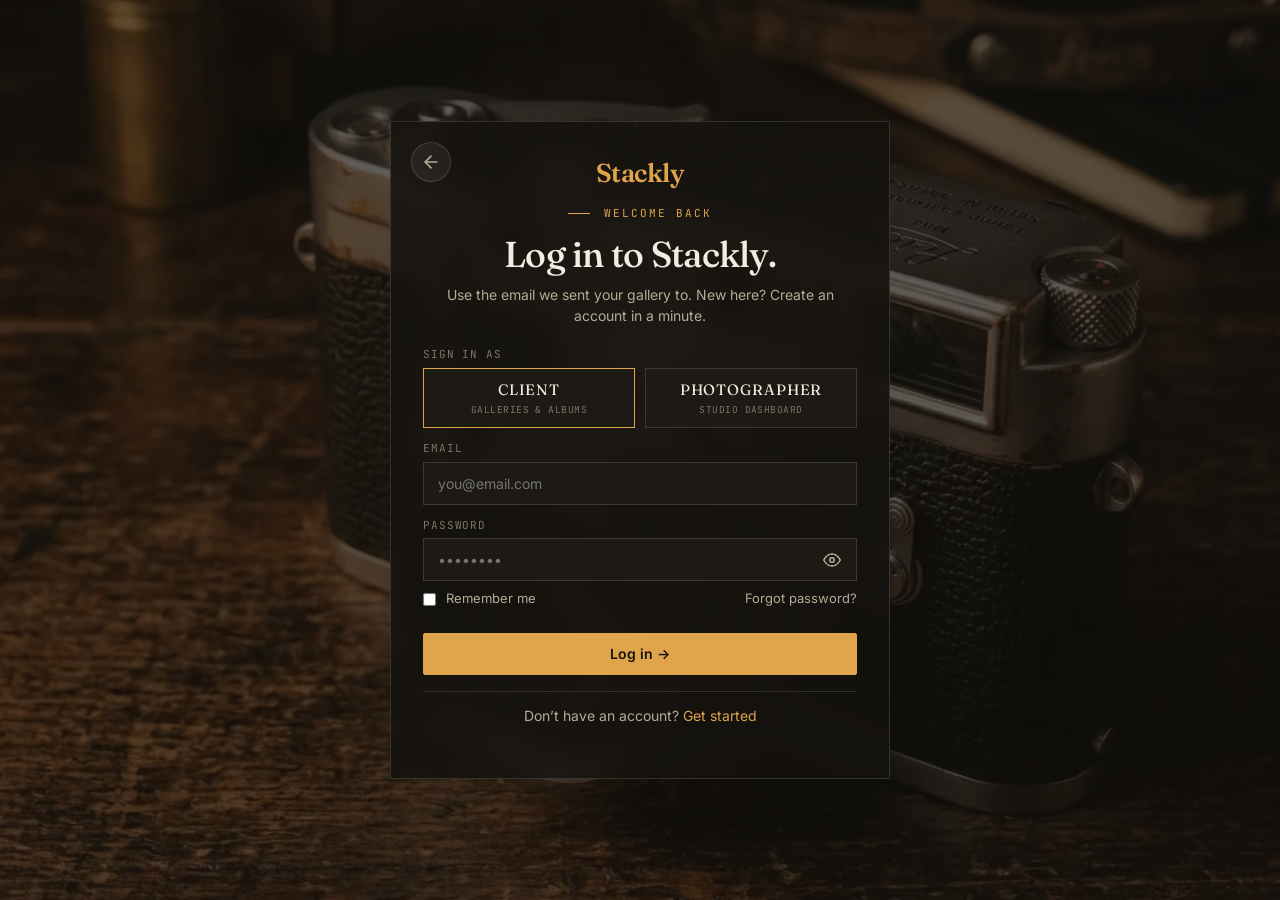
<file: login.html>
<!DOCTYPE html>
<html lang="en">
<head>
  <meta charset="UTF-8">
  <meta name="viewport" content="width=device-width, initial-scale=1.0">
  <title>Log in — Stackly Photography Studio</title>
  <meta name="description" content="Log in to your Stackly studio account to view galleries, albums, and bookings.">
  <link rel="preconnect" href="https://fonts.googleapis.com">
  <link rel="preconnect" href="https://fonts.gstatic.com" crossorigin>
  <link href="https://fonts.googleapis.com/css2?family=Fraunces:ital,opsz,wght@0,9..144,300;0,9..144,400;0,9..144,500;0,9..144,600;1,9..144,400;1,9..144,500&family=Inter:wght@400;500;600&family=JetBrains+Mono:wght@400;500&display=swap" rel="stylesheet">
  <link rel="stylesheet" href="styles.css">
</head>
<body>
  <main class="auth-page auth-page--login">
    <div class="auth-box">
      <a href="index.html" class="auth-back-btn" title="Back to Home" aria-label="Back to Home">
        <svg width="20" height="20" viewBox="0 0 24 24" fill="none" stroke="currentColor" stroke-width="2" stroke-linecap="round" stroke-linejoin="round"><line x1="19" y1="12" x2="5" y2="12"></line><polyline points="12 19 5 12 12 5"></polyline></svg>
      </a>
      <a href="index.html" class="logo">
        <span style="font-family:'Fraunces',serif; font-size:26px; font-weight:600; letter-spacing:-0.5px; color:var(--amber);">Stackly</span>
      </a>
      <span class="eyebrow">Welcome back</span>
      <h1>Log in to Stackly.</h1>
      <p>Use the email we sent your gallery to. New here? Create an account in a minute.</p>
      <form id="login-form" class="js-validate" action="dashboard.html" method="get" novalidate>
        <div class="field">
          <label>Sign in as</label>
          <div class="role-pick">
            <label>
              <input type="radio" name="role" value="client" checked>
              <span>Client</span>
              <em>Galleries &amp; albums</em>
            </label>
            <label>
              <input type="radio" name="role" value="photographer">
              <span>Photographer</span>
              <em>Studio dashboard</em>
            </label>
          </div>
        </div>
        <div class="field">
          <label for="login-email">Email</label>
          <input id="login-email" name="email" type="email" placeholder="you@email.com" autocomplete="email" data-validate="email">
        </div>
        <div class="field">
          <label for="login-password">Password</label>
          <div class="password-wrap">
            <input id="login-password" type="password" placeholder="••••••••" autocomplete="current-password" data-validate="password">
            <button type="button" class="toggle-password-btn" aria-label="Toggle password visibility" title="Show/Hide Password">
              <svg class="eye-show" width="18" height="18" viewBox="0 0 24 24" fill="none" stroke="currentColor" stroke-width="2" stroke-linecap="round" stroke-linejoin="round"><path d="M1 12s4-8 11-8 11 8 11 8-4 8-11 8-11-8-11-8z"></path><circle cx="12" cy="12" r="3"></circle></svg>
              <svg class="eye-hide" width="18" height="18" viewBox="0 0 24 24" fill="none" stroke="currentColor" stroke-width="2" stroke-linecap="round" stroke-linejoin="round" style="display:none;"><path d="M17.94 17.94A10.07 10.07 0 0 1 12 20c-7 0-11-8-11-8a18.45 18.45 0 0 1 5.06-5.94M9.9 4.24A9.12 9.12 0 0 1 12 4c7 0 11 8 11 8a18.5 18.5 0 0 1-2.16 3.19m-6.72-1.07a3 3 0 1 1-4.24-4.24"></path><line x1="1" y1="1" x2="23" y2="23"></line></svg>
            </button>
          </div>
        </div>
        <div class="auth-row">
          <label class="auth-check">
            <input type="checkbox">
            Remember me
          </label>
          <a href="#" class="subtle">Forgot password?</a>
        </div>
        <button type="submit" class="btn btn-solid submit-btn">Log in →</button>
      </form>
      <p class="auth-switch">Don’t have an account? <a href="get-started.html">Get started</a></p>
    </div>
  </main>
  <script src="validate.js"></script>
  <script>
    (function () {
      try {
        var q = new URLSearchParams(window.location.search).get('email');
        if (q) document.getElementById('login-email').value = q;
      } catch (e) {}
    })();
  </script>
</body>
</html>
</file>
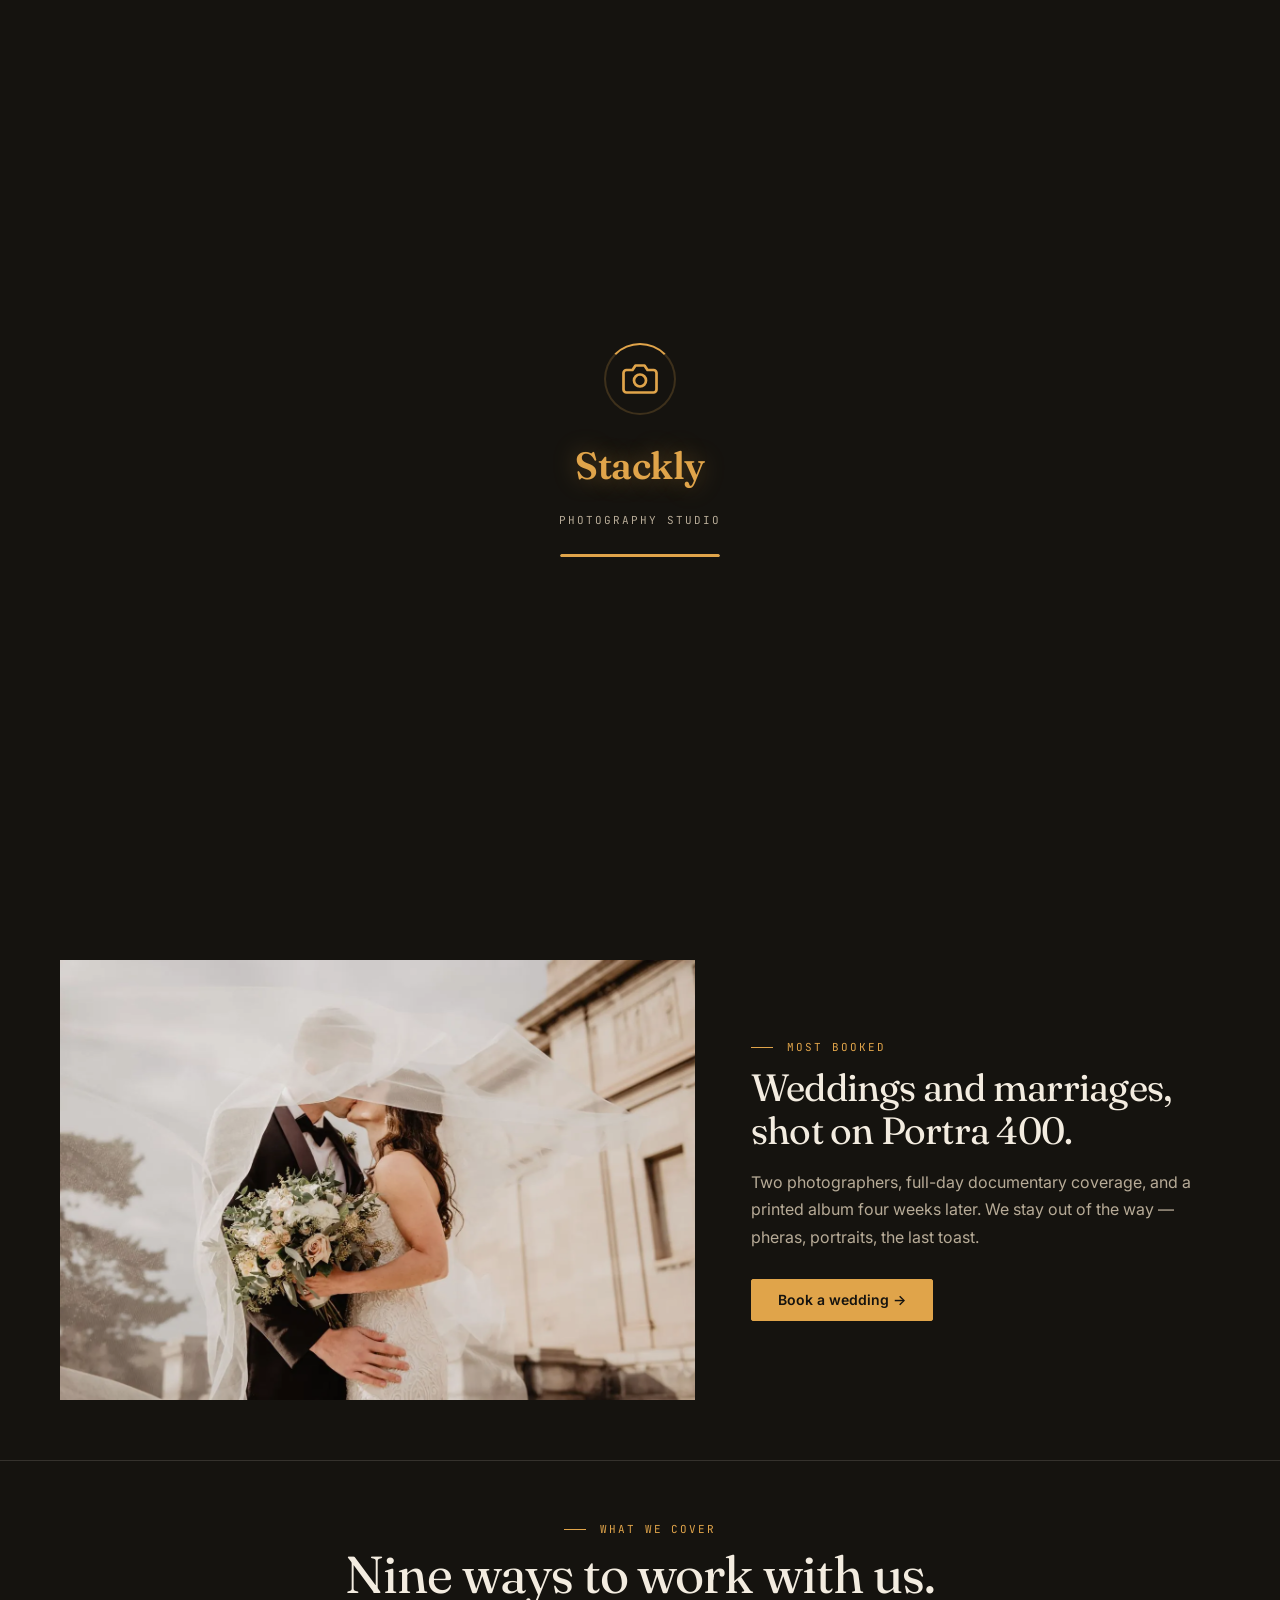
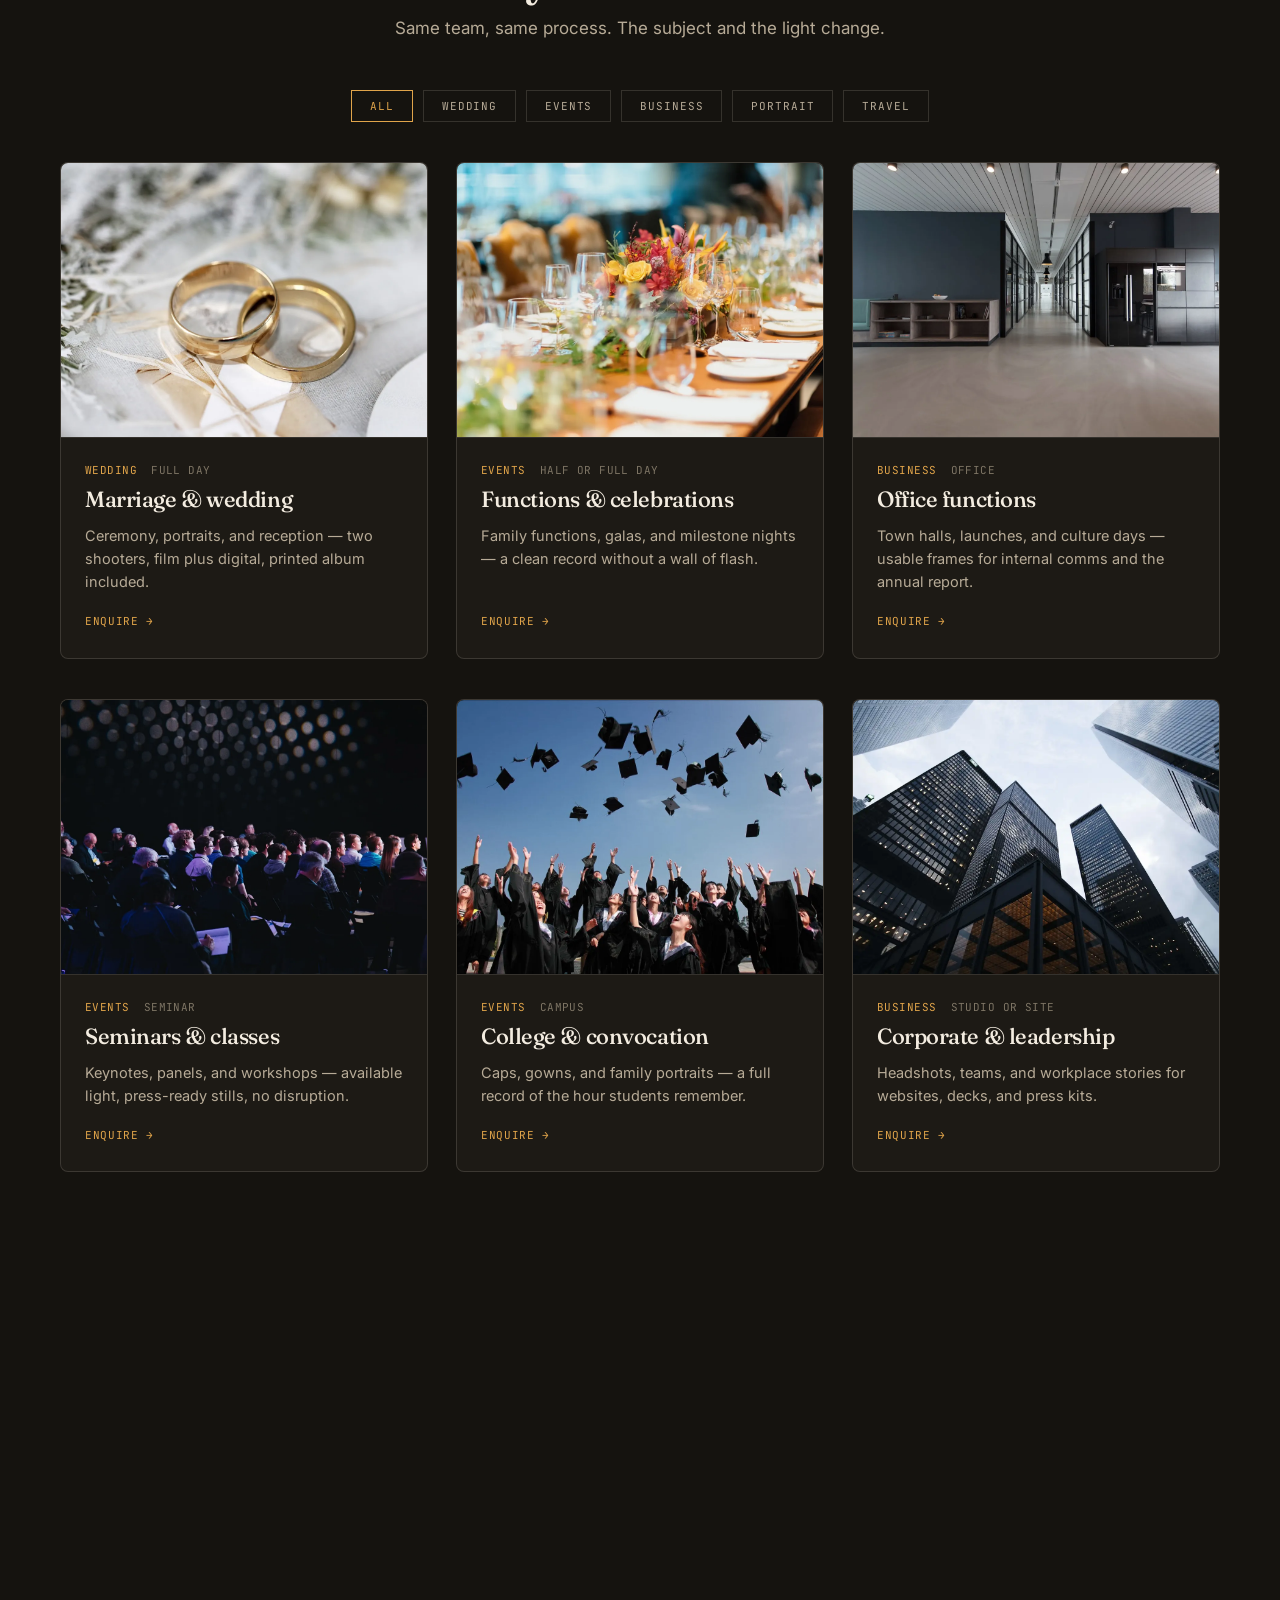
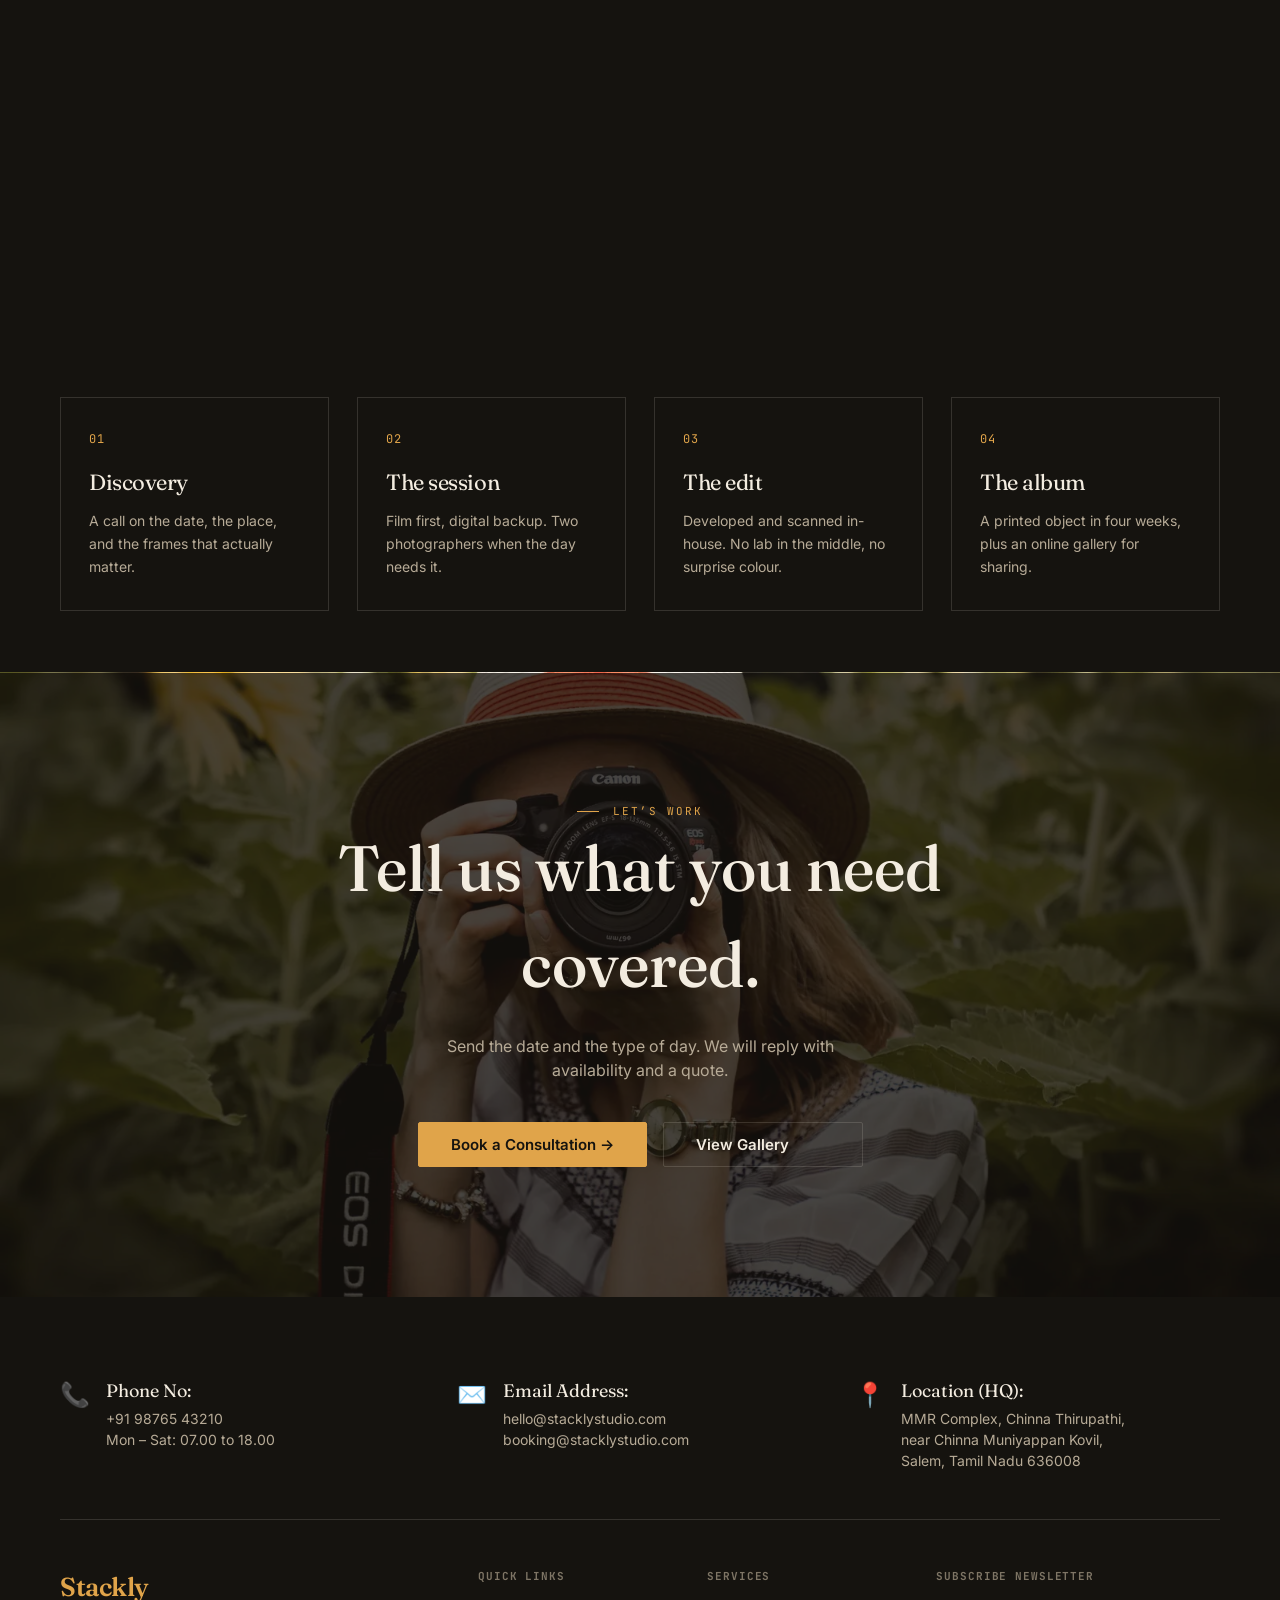
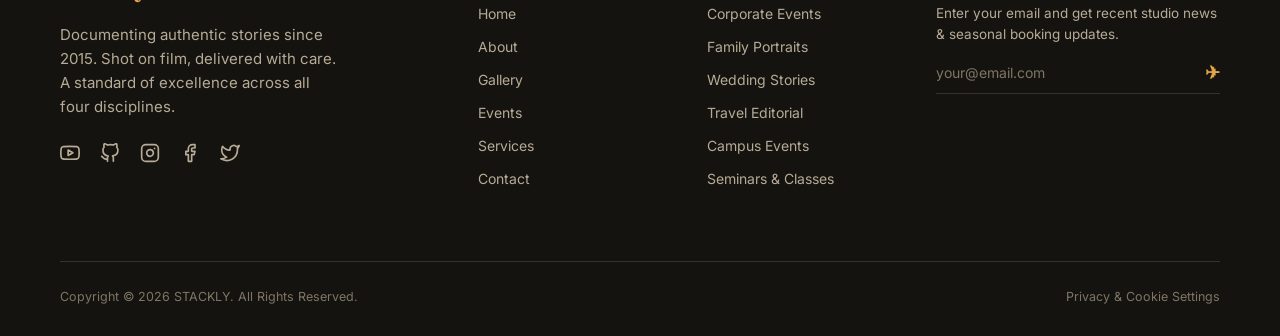
<file: services.html>
﻿<!DOCTYPE html>
<html lang="en">
<head>
  <meta charset="UTF-8">
  <meta name="viewport" content="width=device-width, initial-scale=1.0">
  <title>Services — Stackly Photography Studio</title>
  <meta name="description" content="Stackly coverage for weddings, office functions, seminars, college events, portraits, nature, and editorial — film and a printed album.">
  <link rel="preconnect" href="https://fonts.googleapis.com">
  <link rel="preconnect" href="https://fonts.gstatic.com" crossorigin>
  <link href="https://fonts.googleapis.com/css2?family=Fraunces:ital,opsz,wght@0,9..144,300;0,9..144,400;0,9..144,500;0,9..144,600;1,9..144,400;1,9..144,500&family=Inter:wght@400;500;600&family=JetBrains+Mono:wght@400;500&display=swap" rel="stylesheet">
  <link rel="stylesheet" href="styles.css">
</head>
<body>
  <header>
    <nav class="nav">
      <a href="index.html" class="logo"><span style="font-family:'Fraunces',serif; font-size:26px; font-weight:600; letter-spacing:-0.5px; color:var(--amber);">Stackly</span></a>
      <ul class="navlinks">
        <li><a href="index.html">Home</a></li>
        <li><a href="about.html">About</a></li>
        <li><a href="gallery.html">Gallery</a></li>
        <li><a href="events.html">Events</a></li>
        <li><a href="services.html" class="active">Services</a></li>
        <li><a href="contact.html">Contact</a></li>
      </ul>
      <div class="navright">
        <a href="login.html" class="login-link">Log in</a>
        <a href="get-started.html" class="btn btn-solid">Get started</a>
      </div>
    </nav>
  </header>

  <main>
    <section class="page-banner page-hero">
      <video class="page-hero__bg" autoplay muted loop playsinline>
        <source src="154384-807362369.mp4" type="video/mp4">
      </video>
      <div class="page-hero__overlay"></div>
      <div class="wrap">
        <span class="eyebrow">Services</span>
        <div class="crumb"><a href="index.html">Home</a> / Services</div>
        <h1>Coverage that earns a place in print.</h1>
        <p>Weddings, offices, seminars, campus days, portraits, nature, and editorial. Film first, digital backup, a printed album at the end.</p>
      </div>
    </section>

    <section>
      <div class="wrap">
        <div class="featured-post reveal">
          <img src="img/svc_feat.webp" alt="">
          <div>
            <span class="eyebrow">Most booked</span>
            <h2>Weddings and marriages, shot on Portra 400.</h2>
            <p>Two photographers, full-day documentary coverage, and a printed album four weeks later. We stay out of the way — pheras, portraits, the last toast.</p>
            <a href="404.html" class="btn btn-solid">Book a wedding →</a>
          </div>
        </div>
      </div>
    </section>

    <section class="journal">
      <div class="wrap">
        <div class="section-head is-center reveal">
          <span class="eyebrow">What we cover</span>
          <h2>Nine ways to work with us.</h2>
          <p>Same team, same process. The subject and the light change.</p>
        </div>

        <div class="filters is-center reveal" data-target="#service-list">
          <button class="filter-btn active" data-filter="all">All</button>
          <button class="filter-btn" data-filter="wedding">Wedding</button>
          <button class="filter-btn" data-filter="events">Events</button>
          <button class="filter-btn" data-filter="business">Business</button>
          <button class="filter-btn" data-filter="portrait">Portrait</button>
          <button class="filter-btn" data-filter="travel">Travel</button>
        </div>

        <div class="journal-grid reveal" id="service-list">
          <article class="journal-card" data-cat="wedding">
            <div class="journal-thumb"><img src="img/svc_wedding.webp" alt=""></div>
            <div class="journal-meta"><span class="cat">Wedding</span><span>Full day</span></div>
            <h3>Marriage &amp; wedding</h3>
            <p>Ceremony, portraits, and reception — two shooters, film plus digital, printed album included.</p>
            <a href="404.html" class="read-link">Enquire →</a>
          </article>
          <article class="journal-card" data-cat="events">
            <div class="journal-thumb"><img src="img/svc_function.webp" alt=""></div>
            <div class="journal-meta"><span class="cat">Events</span><span>Half or full day</span></div>
            <h3>Functions &amp; celebrations</h3>
            <p>Family functions, galas, and milestone nights — a clean record without a wall of flash.</p>
            <a href="404.html" class="read-link">Enquire →</a>
          </article>
          <article class="journal-card" data-cat="business">
            <div class="journal-thumb"><img src="img/svc_office.webp" alt=""></div>
            <div class="journal-meta"><span class="cat">Business</span><span>Office</span></div>
            <h3>Office functions</h3>
            <p>Town halls, launches, and culture days — usable frames for internal comms and the annual report.</p>
            <a href="404.html" class="read-link">Enquire →</a>
          </article>
          <article class="journal-card" data-cat="events">
            <div class="journal-thumb"><img src="img/svc_seminar.webp" alt=""></div>
            <div class="journal-meta"><span class="cat">Events</span><span>Seminar</span></div>
            <h3>Seminars &amp; classes</h3>
            <p>Keynotes, panels, and workshops — available light, press-ready stills, no disruption.</p>
            <a href="404.html" class="read-link">Enquire →</a>
          </article>
          <article class="journal-card" data-cat="events">
            <div class="journal-thumb"><img src="img/svc_college.webp" alt=""></div>
            <div class="journal-meta"><span class="cat">Events</span><span>Campus</span></div>
            <h3>College &amp; convocation</h3>
            <p>Caps, gowns, and family portraits — a full record of the hour students remember.</p>
            <a href="404.html" class="read-link">Enquire →</a>
          </article>
          <article class="journal-card" data-cat="business">
            <div class="journal-thumb"><img src="img/svc_corporate.webp" alt=""></div>
            <div class="journal-meta"><span class="cat">Business</span><span>Studio or site</span></div>
            <h3>Corporate &amp; leadership</h3>
            <p>Headshots, teams, and workplace stories for websites, decks, and press kits.</p>
            <a href="404.html" class="read-link">Enquire →</a>
          </article>
          <article class="journal-card" data-cat="portrait">
            <div class="journal-thumb"><img src="img/svc_family.webp" alt=""></div>
            <div class="journal-meta"><span class="cat">Portrait</span><span>Family</span></div>
            <h3>Family &amp; child</h3>
            <p>Quiet sittings and documentary hours at home — frames you will still print in ten years.</p>
            <a href="404.html" class="read-link">Enquire →</a>
          </article>
          <article class="journal-card" data-cat="travel">
            <div class="journal-thumb"><img src="img/svc_nature.webp" alt=""></div>
            <div class="journal-meta"><span class="cat">Travel</span><span>On location</span></div>
            <h3>Nature &amp; travel</h3>
            <p>Landscapes and field days for brands and private commissions — Himalaya, Coorg, the coast.</p>
            <a href="404.html" class="read-link">Enquire →</a>
          </article>
          <article class="journal-card" data-cat="travel">
            <div class="journal-thumb"><img src="img/svc_editorial.webp" alt=""></div>
            <div class="journal-meta"><span class="cat">Travel</span><span>Editorial</span></div>
            <h3>Editorial &amp; brand</h3>
            <p>Lookbooks, spaces, and campaign stills — one visual language from shoot to print.</p>
            <a href="404.html" class="read-link">Enquire →</a>
          </article>
        </div>
      </div>
    </section>

    <section>
      <div class="wrap">
        <div class="section-head is-center reveal">
          <span class="eyebrow">How it works</span>
          <h2>One process, every brief.</h2>
          <p>What you get, whichever service you book.</p>
        </div>
        <div class="service-grid service-grid--4 reveal">
          <div class="service-card">
            <span class="num">01</span>
            <h3>Discovery</h3>
            <p>A call on the date, the place, and the frames that actually matter.</p>
          </div>
          <div class="service-card">
            <span class="num">02</span>
            <h3>The session</h3>
            <p>Film first, digital backup. Two photographers when the day needs it.</p>
          </div>
          <div class="service-card">
            <span class="num">03</span>
            <h3>The edit</h3>
            <p>Developed and scanned in-house. No lab in the middle, no surprise colour.</p>
          </div>
          <div class="service-card">
            <span class="num">04</span>
            <h3>The album</h3>
            <p>A printed object in four weeks, plus an online gallery for sharing.</p>
          </div>
        </div>
      </div>
    </section>

    <section class="cta-band">
      <div class="wrap">
        <span class="eyebrow">Let’s work</span>
        <h2>Tell us what you need covered.</h2>
        <p>Send the date and the type of day. We will reply with availability and a quote.</p>
        <div class="hero-cta">
          <a href="404.html" class="btn btn-solid">Book a Consultation &rarr;</a>
          <a href="404.html" class="btn btn-ghost">View Gallery</a>
        </div>
      </div>
    </section>
  </main>

  <footer>
    <div class="wrap">
      <div class="foot-contact-strip" style="display: grid; grid-template-columns: repeat(auto-fit, minmax(0, 1fr)); gap: 2rem; border-bottom: 1px solid var(--line); padding-bottom: 3rem; margin-bottom: 3rem;">
        <div style="display: flex; gap: 1rem; align-items: flex-start;">
          <div style="font-size: 24px; color: var(--amber);">📞</div>
          <div>
            <h5 style="font-family: 'Fraunces', serif; font-size: 18px; color: var(--paper); margin-bottom: 4px; font-weight: 400;">Phone No:</h5>
            <p style="color: var(--paper-dim); font-size: 14px; line-height: 1.5; margin: 0;">+91 98765 43210<br>Mon – Sat: 07.00 to 18.00</p>
          </div>
        </div>
        <div style="display: flex; gap: 1rem; align-items: flex-start;">
          <div style="font-size: 24px; color: var(--amber);">✉️</div>
          <div>
            <h5 style="font-family: 'Fraunces', serif; font-size: 18px; color: var(--paper); margin-bottom: 4px; font-weight: 400;">Email Address:</h5>
            <p style="color: var(--paper-dim); font-size: 14px; line-height: 1.5; margin: 0;">hello@stacklystudio.com<br>booking@stacklystudio.com</p>
          </div>
        </div>
        <div style="display: flex; gap: 1rem; align-items: flex-start;">
          <div style="font-size: 24px; color: var(--amber);">📍</div>
          <div>
            <h5 style="font-family: 'Fraunces', serif; font-size: 18px; color: var(--paper); margin-bottom: 4px; font-weight: 400;">Location (HQ):</h5>
            <p style="color: var(--paper-dim); font-size: 14px; line-height: 1.5; margin: 0;">MMR Complex, Chinna Thirupathi,<br>near Chinna Muniyappan Kovil,<br>Salem, Tamil Nadu 636008</p>
          </div>
        </div>
      </div>

      <div class="foot-grid">
        <div class="foot-brand">
          <a href="index.html" class="logo">
            <span style="font-family:'Fraunces',serif; font-size:26px; font-weight:600; letter-spacing:-0.5px; color:var(--amber);">Stackly</span>
          </a>
          <p style="color: var(--paper-dim); font-size: 15px; margin-top: 1rem; line-height: 1.6;">Documenting authentic stories since 2015. Shot on film, delivered with care. A standard of excellence across all four disciplines.</p>
          <div style="display: flex; gap: 1.25rem; margin-top: 1.5rem;">
            <a href="404.html" style="color: var(--paper-dim); transition: color 0.3s;" onmouseover="this.style.color='var(--amber)'" onmouseout="this.style.color='var(--paper-dim)'" aria-label="YouTube">
              <svg width="20" height="20" viewBox="0 0 24 24" fill="none" stroke="currentColor" stroke-width="2" stroke-linecap="round" stroke-linejoin="round"><path d="M22.54 6.42a2.78 2.78 0 0 0-1.94-2C18.88 4 12 4 12 4s-6.88 0-8.6.46a2.78 2.78 0 0 0-1.94 2A29 29 0 0 0 1 11.75a29 29 0 0 0 .46 5.33A2.78 2.78 0 0 0 3.4 19c1.72.46 8.6.46 8.6.46s6.88 0 8.6-.46a2.78 2.78 0 0 0 1.94-2 29 29 0 0 0 .46-5.25 29 29 0 0 0-.46-5.33z"></path><polygon points="9.75 15.02 15.5 11.75 9.75 8.48 9.75 15.02"></polygon></svg>
            </a>
            <a href="404.html" style="color: var(--paper-dim); transition: color 0.3s;" onmouseover="this.style.color='var(--amber)'" onmouseout="this.style.color='var(--paper-dim)'" aria-label="GitHub">
              <svg width="20" height="20" viewBox="0 0 24 24" fill="none" stroke="currentColor" stroke-width="2" stroke-linecap="round" stroke-linejoin="round"><path d="M9 19c-5 1.5-5-2.5-7-3m14 6v-3.87a3.37 3.37 0 0 0-.94-2.61c3.14-.35 6.44-1.54 6.44-7A5.44 5.44 0 0 0 20 4.77 5.07 5.07 0 0 0 19.91 1S18.73.65 16 2.48a13.38 13.38 0 0 0-7 0C6.27.65 5.09 1 5.09 1A5.07 5.07 0 0 0 5 4.77a5.44 5.44 0 0 0-1.5 3.78c0 5.42 3.3 6.61 6.44 7A3.37 3.37 0 0 0 9 18.13V22"></path></svg>
            </a>
            <a href="404.html" style="color: var(--paper-dim); transition: color 0.3s;" onmouseover="this.style.color='var(--amber)'" onmouseout="this.style.color='var(--paper-dim)'" aria-label="Instagram">
              <svg width="20" height="20" viewBox="0 0 24 24" fill="none" stroke="currentColor" stroke-width="2" stroke-linecap="round" stroke-linejoin="round"><rect x="2" y="2" width="20" height="20" rx="5" ry="5"></rect><path d="M16 11.37A4 4 0 1 1 12.63 8 4 4 0 0 1 16 11.37z"></path><line x1="17.5" y1="6.5" x2="17.51" y2="6.5"></line></svg>
            </a>
            <a href="404.html" style="color: var(--paper-dim); transition: color 0.3s;" onmouseover="this.style.color='var(--amber)'" onmouseout="this.style.color='var(--paper-dim)'" aria-label="Facebook">
              <svg width="20" height="20" viewBox="0 0 24 24" fill="none" stroke="currentColor" stroke-width="2" stroke-linecap="round" stroke-linejoin="round"><path d="M18 2h-3a5 5 0 0 0-5 5v3H7v4h3v8h4v-8h3l1-4h-4V7a1 1 0 0 1 1-1h3z"></path></svg>
            </a>
            <a href="404.html" style="color: var(--paper-dim); transition: color 0.3s;" onmouseover="this.style.color='var(--amber)'" onmouseout="this.style.color='var(--paper-dim)'" aria-label="Twitter">
              <svg width="20" height="20" viewBox="0 0 24 24" fill="none" stroke="currentColor" stroke-width="2" stroke-linecap="round" stroke-linejoin="round"><path d="M23 3a10.9 10.9 0 0 1-3.14 1.53 4.48 4.48 0 0 0-7.86 3v1A10.66 10.66 0 0 1 3 4s-4 9 5 13a11.64 11.64 0 0 1-7 2c9 5 20 0 20-11.5a4.5 4.5 0 0 0-.08-.83A7.72 7.72 0 0 0 23 3z"></path></svg>
            </a>
          </div>
        </div>
                  <div class="foot-col">
            <h5 style="font-family: 'JetBrains Mono', monospace; font-size: 11px; letter-spacing: 0.08em; text-transform: uppercase; color: var(--paper-faint); margin-bottom: 18px;">Quick Links</h5>
            <a href="index.html" style="display: block; margin-bottom: 12px; color: var(--paper-dim); font-size: 14px; transition: color 0.3s;" onmouseover="this.style.color='var(--amber)'" onmouseout="this.style.color='var(--paper-dim)'">Home</a>
            <a href="about.html" style="display: block; margin-bottom: 12px; color: var(--paper-dim); font-size: 14px; transition: color 0.3s;" onmouseover="this.style.color='var(--amber)'" onmouseout="this.style.color='var(--paper-dim)'">About</a>
            <a href="gallery.html" style="display: block; margin-bottom: 12px; color: var(--paper-dim); font-size: 14px; transition: color 0.3s;" onmouseover="this.style.color='var(--amber)'" onmouseout="this.style.color='var(--paper-dim)'">Gallery</a>
            <a href="events.html" style="display: block; margin-bottom: 12px; color: var(--paper-dim); font-size: 14px; transition: color 0.3s;" onmouseover="this.style.color='var(--amber)'" onmouseout="this.style.color='var(--paper-dim)'">Events</a>
            <a href="services.html" style="display: block; margin-bottom: 12px; color: var(--paper-dim); font-size: 14px; transition: color 0.3s;" onmouseover="this.style.color='var(--amber)'" onmouseout="this.style.color='var(--paper-dim)'">Services</a>
            <a href="contact.html" style="display: block; margin-bottom: 12px; color: var(--paper-dim); font-size: 14px; transition: color 0.3s;" onmouseover="this.style.color='var(--amber)'" onmouseout="this.style.color='var(--paper-dim)'">Contact</a>
          </div>
        <div class="foot-col">
          <h5 style="font-family: 'JetBrains Mono', monospace; font-size: 11px; letter-spacing: 0.08em; text-transform: uppercase; color: var(--paper-faint); margin-bottom: 18px;">Services</h5>
          <a href="404.html" style="display: block; margin-bottom: 12px; color: var(--paper-dim); font-size: 14px; transition: color 0.3s;" onmouseover="this.style.color='var(--amber)'" onmouseout="this.style.color='var(--paper-dim)'">Corporate Events</a>
          <a href="404.html" style="display: block; margin-bottom: 12px; color: var(--paper-dim); font-size: 14px; transition: color 0.3s;" onmouseover="this.style.color='var(--amber)'" onmouseout="this.style.color='var(--paper-dim)'">Family Portraits</a>
          <a href="404.html" style="display: block; margin-bottom: 12px; color: var(--paper-dim); font-size: 14px; transition: color 0.3s;" onmouseover="this.style.color='var(--amber)'" onmouseout="this.style.color='var(--paper-dim)'">Wedding Stories</a>
          <a href="404.html" style="display: block; margin-bottom: 12px; color: var(--paper-dim); font-size: 14px; transition: color 0.3s;" onmouseover="this.style.color='var(--amber)'" onmouseout="this.style.color='var(--paper-dim)'">Travel Editorial</a>
          <a href="404.html" style="display: block; margin-bottom: 12px; color: var(--paper-dim); font-size: 14px; transition: color 0.3s;" onmouseover="this.style.color='var(--amber)'" onmouseout="this.style.color='var(--paper-dim)'">Campus Events</a>
          <a href="404.html" style="display: block; margin-bottom: 12px; color: var(--paper-dim); font-size: 14px; transition: color 0.3s;" onmouseover="this.style.color='var(--amber)'" onmouseout="this.style.color='var(--paper-dim)'">Seminars &amp; Classes</a>
        </div>
        <div class="foot-col">
          <h5 style="font-family: 'JetBrains Mono', monospace; font-size: 11px; letter-spacing: 0.08em; text-transform: uppercase; color: var(--paper-faint); margin-bottom: 18px;">Subscribe Newsletter</h5>
          <p style="margin-bottom: 1rem; color: var(--paper-dim); font-size: 13.5px; line-height: 1.6;">Enter your email and get recent studio news &amp; seasonal booking updates.</p>
          <form class="foot-form js-validate" data-success="404.html" novalidate>
            <input type="email" placeholder="your@email.com" data-validate="email" autocomplete="email">
            <button type="submit" style="font-size: 18px;">✈</button>
          </form>
        </div>
      </div>

      <div class="foot-bottom">
        <span>Copyright © 2026 STACKLY. All Rights Reserved.</span>
        <div class="socials">
          <a href="404.html">Privacy & Cookie Settings</a>
        </div>
      </div>
    </div>
  </footer>
  <script src="validate.js"></script>
  <script src="script.js"></script>
</body>
</html>
</file>
<file: styles.css>
/* ============================================================

   STACKLY — Shared Stylesheet

   ============================================================ */



/* ── Scroll Reveal Animations ──────────────────────────────── */

/* Base hidden state */
.reveal,
.reveal-left,
.reveal-right,
.reveal-bottom {
  opacity: 0;
  transition:
    opacity 0.75s cubic-bezier(0.16, 1, 0.3, 1),
    transform 0.75s cubic-bezier(0.16, 1, 0.3, 1);
  will-change: opacity, transform;
}

/* From bottom (default reveal) */
.reveal,
.reveal-bottom {
  transform: translateY(48px);
}

/* From left */
.reveal-left {
  transform: translateX(-64px);
}

/* From right */
.reveal-right {
  transform: translateX(64px);
}

/* Visible state — triggered by JS adding .in */
.reveal.in,
.reveal-left.in,
.reveal-right.in,
.reveal-bottom.in {
  opacity: 1;
  transform: translate(0, 0);
}

/* Respect reduced motion */
@media (prefers-reduced-motion: reduce) {
  .reveal, .reveal-left, .reveal-right, .reveal-bottom {
    transition: opacity 0.4s ease;
    transform: none;
  }
}



/* ── Custom Properties ─────────────────────────────────────── */

:root {

  --ink:        #15130f;

  --ink-2:      #1d1a15;

  --paper:      #f3ece0;

  --paper-dim:  #b7ab97;

  --paper-faint:#7e7565;

  --amber:      #e0a44a;

  --amber-deep: #c67f2b;

  --moss:       #59705e;

  --line:       rgba(243,236,224,0.14);

  --radius:     2px;

}



/* ── Reset ─────────────────────────────────────────────────── */

*, *::before, *::after {

  margin: 0;

  padding: 0;

  box-sizing: border-box;

}



html {

  scroll-behavior: smooth;

  overflow-x: hidden;

}



body {

  background: var(--ink);

  color: var(--paper);

  font-family: 'Inter', sans-serif;

  font-size: 16px;

  line-height: 1.5;

  overflow-x: hidden;

}



::selection {

  background: var(--amber);

  color: var(--ink);

}



a {

  color: inherit;

  text-decoration: none;

}





img {

  display: block;

  max-width: 100%;

}



.wrap {

  max-width: 1240px;

  margin: 0 auto;

  padding: 0 40px;

}



/* ── Stats Strip (below hero video) ────────────────────────── */

.stats-strip {

  display: grid;

  grid-template-columns: repeat(4, 1fr);

  background: var(--ink-2);

  border-bottom: 1px solid var(--line);

}

.stats-strip__item {

  padding: 32px 24px;

  text-align: center;

  border-right: 1px solid var(--line);

}

.stats-strip__item:last-child {

  border-right: none;

}

.stats-strip__item strong {

  display: block;

  font-family: 'Fraunces', serif;

  font-size: 38px;

  font-weight: 500;

  color: var(--amber);

  line-height: 1;

  margin-bottom: 7px;

}

.stats-strip__item span {

  font-family: 'JetBrains Mono', monospace;

  font-size: 11px;

  color: var(--paper-faint);

  letter-spacing: 0.10em;

  text-transform: uppercase;

}

@media (max-width: 768px) {

  .stats-strip { grid-template-columns: repeat(2, 1fr); }

  .stats-strip__item:nth-child(2) { border-right: none; }

  .stats-strip__item:nth-child(1),

  .stats-strip__item:nth-child(2) { border-bottom: 1px solid var(--line); }

}





/* ── Typography ────────────────────────────────────────────── */

.eyebrow {

  font-family: 'JetBrains Mono', monospace;

  font-size: 11px;

  letter-spacing: 0.18em;

  text-transform: uppercase;

  color: var(--amber);

  display: flex;

  align-items: center;

  gap: 14px;

}



.eyebrow::before {

  content: '';

  display: inline-block;

  width: 22px;

  height: 1px;

  background: var(--amber);

  flex-shrink: 0;

}



h1, h2, h3 {

  font-family: 'Fraunces', serif;

  font-weight: 500;

}



/* ── Buttons ───────────────────────────────────────────────── */

.btn {

  font-family: 'Inter', sans-serif;

  font-size: 14px;

  font-weight: 600;

  padding: 13px 26px;

  border-radius: var(--radius);

  display: inline-flex;

  align-items: center;

  gap: 8px;

  border: 1px solid transparent;

  cursor: pointer;

  transition: transform 0.25s, background 0.25s, color 0.25s, border-color 0.25s;

  text-decoration: none;

  line-height: 1;

}





.btn:hover {

  transform: translateY(-2px);

}



.btn-solid {

  background: var(--amber);

  color: var(--ink);

  border-color: var(--amber);

}



.btn-solid:hover {

  background: var(--paper);

  border-color: var(--paper);

  color: var(--ink);

}



.btn-ghost {

  background: transparent;

  color: var(--paper);

  border-color: var(--line);

}



.btn-ghost:hover {

  border-color: var(--amber);

  color: var(--amber);

}



/* ── Header / Nav ──────────────────────────────────────────── */

header {

  position: fixed;

  top: 0;

  left: 0;

  right: 0;

  z-index: 100;

  background: rgba(21,19,15,0.72);

  backdrop-filter: blur(14px);

  -webkit-backdrop-filter: blur(14px);

  border-bottom: 1px solid var(--line);

}



.nav {

  max-width: 1240px;

  margin: 0 auto;

  padding: 0 40px;

  height: 78px;

  display: flex;

  align-items: center;

  justify-content: space-between;

  position: relative;

}



.logo {

  display: flex;

  align-items: center;

  flex-shrink: 0;

  text-decoration: none;

}



.logo img {

  height: 44px;

  width: auto;

  max-width: none;

}



.navlinks {

  display: flex;

  align-items: center;

  gap: 38px;

  font-family: 'Inter', sans-serif;

  font-size: 14px;

  font-weight: 500;

  color: var(--paper-dim);

  list-style: none;

}



.navlinks a {

  position: relative;

  color: var(--paper-dim);

  transition: color 0.25s;

  padding-bottom: 4px;

}



.navlinks a::after {

  content: '';

  position: absolute;

  bottom: -2px;

  left: 0;

  right: 0;

  height: 1px;

  background: var(--amber);

  transform: scaleX(0);

  transform-origin: left;

  transition: transform 0.3s;

}



.navlinks a:hover,

.navlinks a.active {

  color: var(--paper);

}



.navlinks a:hover::after,

.navlinks a.active::after {

  transform: scaleX(1);

}



.navright {

  display: flex;

  align-items: center;

  gap: 22px;

}



.login-link {

  font-size: 14px;

  font-weight: 500;

  color: var(--paper-dim);

  transition: color 0.25s;

}



.login-link:hover {

  color: var(--paper);

}



/* Burger (injected via JS) */

.burger {

  display: none;

  flex-direction: column;

  gap: 5px;

  background: none;

  border: none;

  cursor: pointer;

  padding: 6px;

}



.burger span {

  display: block;

  width: 22px;

  height: 1.5px;

  background: var(--paper);

  transition: 0.3s;

}



/* ── Page Banner (inner pages) ─────────────────────────────── */

.page-banner {

  padding: 160px 0 80px;

  border-bottom: 1px solid var(--line);

}



.page-banner h1 {

  font-family: 'Fraunces', serif;

  font-size: clamp(36px, 4vw, 60px);

  max-width: 640px;

  margin-top: 20px;

  line-height: 1.05;

}



.page-banner p {

  color: var(--paper-dim);

  font-size: 17px;

  max-width: 500px;

  margin-top: 16px;

  line-height: 1.65;

}



.crumb {

  font-family: 'JetBrains Mono', monospace;

  font-size: 11px;

  color: var(--paper-faint);

  text-transform: uppercase;

  letter-spacing: 0.08em;

  margin-bottom: 16px;

}



.crumb a:hover {

  color: var(--amber);

}



.page-hero {

  position: relative;

  overflow: hidden;

  min-height: 100vh;

  display: flex;

  align-items: center;

  justify-content: center;

  padding: 0;

  border-bottom: 1px solid var(--line);

}



.page-hero__bg {

  position: absolute;

  inset: 0;

  width: 100%;

  height: 100%;

  object-fit: cover;

  object-position: center;

  z-index: 0;

}



.page-hero__overlay {

  position: absolute;

  inset: 0;

  z-index: 1;

  background:

    linear-gradient(to bottom,

      rgba(21,19,15,0.62) 0%,

      rgba(21,19,15,0.38) 42%,

      rgba(21,19,15,0.78) 100%);

}



.page-hero .wrap {

  position: relative;

  z-index: 2;

  padding-top: 80px;

  padding-bottom: 80px;

  width: 100%;

  text-align: center;

}



.page-hero .eyebrow {

  justify-content: center;

}



.page-hero h1 {

  color: var(--paper);

  max-width: 780px;

  margin-left: auto;

  margin-right: auto;

}



.page-hero p {

  color: rgba(243, 236, 224, 0.82);

  max-width: 560px;

  margin-left: auto;

  margin-right: auto;

}



.page-hero .crumb,

.page-hero .breadcrumb {

  color: var(--paper-faint);

}



/* ── Hero (index only) ─────────────────────────────────────── */

.hero {

  padding: 190px 0 110px;

  display: grid;

  grid-template-columns: 1.05fr 0.95fr;

  gap: 40px;

  align-items: center;

}



.hero-copy h1 {

  font-family: 'Fraunces', serif;

  font-size: clamp(44px, 5.4vw, 76px);

  line-height: 0.98;

}



.hero-copy h1 em {

  font-style: italic;

  color: var(--amber);

  font-weight: 400;

}



.hero-copy p {

  margin-top: 26px;

  max-width: 430px;

  color: var(--paper-dim);

  font-size: 16.5px;

  line-height: 1.65;

}



.hero-cta {

  display: flex;

  align-items: center;

  gap: 16px;

  margin-top: 38px;

}



.hero-meta {

  display: flex;

  gap: 30px;

  margin-top: 56px;

  padding-top: 28px;

  border-top: 1px solid var(--line);

  max-width: 460px;

}



.hero-meta strong {

  font-family: 'Fraunces', serif;

  font-size: 22px;

  color: var(--paper);

  display: block;

}



.hero-meta span {

  font-family: 'JetBrains Mono', monospace;

  font-size: 11px;

  color: var(--paper-faint);

  text-transform: uppercase;

  letter-spacing: 0.05em;

}



/* ── Photo Stack ───────────────────────────────────────────── */

.stack {

  position: relative;

  height: 520px;

}



.print {

  position: absolute;

  width: 280px;

  background: var(--ink-2);

  border: 1px solid var(--line);

  padding: 10px 10px 46px;

  border-radius: 1px;

  box-shadow: 0 30px 60px -20px rgba(0,0,0,0.6);

  transition: transform 0.5s cubic-bezier(0.34,1.56,0.64,1);

}



.print img {

  width: 100%;

  height: 300px;

  object-fit: cover;

  filter: saturate(0.92) contrast(1.03);

}



.print .cap {

  font-family: 'JetBrains Mono', monospace;

  font-size: 10px;

  color: var(--paper-faint);

  display: flex;

  justify-content: space-between;

  margin-top: 12px;

}



.p1 {

  top: 0;

  left: 70px;

  transform: rotate(-7deg);

  z-index: 1;

}



.p2 {

  top: 40px;

  left: 230px;

  transform: rotate(4deg);

  z-index: 2;

}



.p3 {

  top: 110px;

  left: 10px;

  transform: rotate(3deg);

  z-index: 3;

}



.stack:hover .p1 {

  transform: rotate(-11deg) translate(-14px, -6px);

}



.stack:hover .p2 {

  transform: rotate(8deg) translate(14px, -10px);

}



.stack:hover .p3 {

  transform: rotate(-1deg) translate(0, 10px);

}



/* ── Marquee ───────────────────────────────────────────────── */

.marquee {

  border-top: 1px solid var(--line);

  border-bottom: 1px solid var(--line);

  padding: 16px 0;

  overflow: hidden;

  white-space: nowrap;

  background: var(--ink-2);

}



.marquee-track {

  display: inline-flex;

  animation: scroll 32s linear infinite;

}



.marquee span {

  font-family: 'JetBrains Mono', monospace;

  font-size: 13px;

  letter-spacing: 0.06em;

  color: var(--paper-faint);

  text-transform: uppercase;

  padding: 0 26px;

  display: inline-flex;

  align-items: center;

  gap: 26px;

}



.marquee span::after {

  content: '—';

  color: var(--amber-deep);

}



@keyframes scroll {

  from { transform: translateX(0); }

  to   { transform: translateX(-50%); }

}



/* ── Section base ──────────────────────────────────────────── */

section {

  padding: 60px 0;

}



.section-head {

  display: flex;

  justify-content: space-between;

  align-items: flex-end;

  gap: 40px;

  margin-bottom: 48px;

}



.section-head h2 {

  font-family: 'Fraunces', serif;

  font-size: clamp(32px, 4.5vw, 52px);

  line-height: 1.1;

  font-weight: 400;

  color: var(--paper);

  letter-spacing: -0.02em;

  margin-top: 0;

  margin-bottom: 0;

}



.section-head p {

  color: var(--paper-dim);

  max-width: 400px;

  font-size: 17px;

  line-height: 1.6;

  margin-bottom: 12px;

}



.section-head.is-center {

  flex-direction: column;

  align-items: center;

  justify-content: center;

  text-align: center;

  margin-left: auto;

  margin-right: auto;

  max-width: 800px;

  gap: 8px;

}



.section-head.is-center h2 {

  margin-top: 0;

}



.section-head.is-center p {

  max-width: 560px;

  margin: 4px auto 0;

}



.section-head.is-center .eyebrow {

  justify-content: center;

}



/* ── About ─────────────────────────────────────────────────── */

.about {

  border-top: 1px solid var(--line);

}



.about-grid {

  display: grid;

  grid-template-columns: 0.9fr 1.1fr;

  gap: 70px;

  align-items: center;

}



.about-frame {

  position: relative;

}



.about-frame img {

  width: 100%;

  height: 480px;

  object-fit: cover;

  filter: saturate(0.9);

}



.about-frame::before {

  content: '';

  position: absolute;

  top: 20px;

  left: -20px;

  right: 20px;

  bottom: -20px;

  border: 1px solid var(--amber-deep);

  z-index: -1;

}



.about-copy p {

  color: var(--paper-dim);

  margin-bottom: 20px;

  line-height: 1.75;

  font-size: 15.5px;

  max-width: 480px;

}



.about-copy p:first-of-type {

  color: var(--paper);

  font-size: 19px;

  font-family: 'Fraunces', serif;

  font-style: italic;

  line-height: 1.5;

}



.stat-row {

  display: flex;

  gap: 50px;

  margin-top: 40px;

}



.stat-row strong,

.stat-num {

  font-family: 'Fraunces', serif;

  font-size: 34px;

  color: var(--amber);

  font-weight: 500;

  display: block;

}



.stat-row span,

.stat-label {

  font-size: 12px;

  color: var(--paper-faint);

  text-transform: uppercase;

  letter-spacing: 0.05em;

}



/* ── Services ──────────────────────────────────────────────── */

.services {

  border-top: 1px solid var(--line);

}





.service-row {

  display: grid;

  grid-template-columns: 70px 1.2fr 1.8fr auto;

  gap: 30px;

  align-items: center;

  padding: 34px 0;

  border-bottom: 1px solid var(--line);

  transition: padding-left .35s cubic-bezier(.22,1,.36,1), background .35s;

  text-decoration: none;

}



.service-row:hover {

  padding-left: 14px;

  background: rgba(224, 164, 74, 0.04);

}



.service-row .num {

  font-family: 'JetBrains Mono', monospace;

  color: var(--paper-faint);

  font-size: 13px;

}



.service-row h3 {

  font-family: 'Fraunces', serif;

  font-size: 26px;

  font-weight: 400;

  color: var(--paper);

  margin: 0;

}



.service-row p {

  color: var(--paper-dim);

  font-size: 14.5px;

  line-height: 1.6;

  margin: 0;

  max-width: 480px;

}



.service-row .arrow {

  width: 38px;

  height: 38px;

  border: 1px solid var(--line);

  border-radius: 50%;

  display: flex;

  align-items: center;

  justify-content: center;

  color: var(--paper-dim);

  transition: border-color .3s, color .3s, transform .3s;

  font-size: 16px;

  background: transparent;

}



.service-row:hover .arrow {

  border-color: var(--amber);

  color: var(--amber);

  transform: rotate(45deg);

}



@media (max-width: 768px) {

  .service-row {

    grid-template-columns: 40px 1fr auto;

    gap: 16px;

    padding: 24px 0;

  }

  .service-row p {

    display: none;

  }

}



.service-grid {

  display: grid;

  grid-template-columns: repeat(3, 1fr);

  gap: 28px;

}



.service-grid--4 {

  grid-template-columns: repeat(4, 1fr);

}



.service-card {

  border: 1px solid var(--line);

  padding: 32px 28px;

  background: var(--ink);

}

.inclusion-icon {
  width: 30px;
  height: 30px;
  display: block;
  margin-bottom: 18px;
  color: var(--amber);
}



.service-card .num {

  font-family: 'JetBrains Mono', monospace;

  font-size: 12px;

  color: var(--amber);

  display: block;

  margin-bottom: 18px;

  letter-spacing: 0.06em;

}



.service-card h3 {

  font-family: 'Fraunces', serif;

  font-size: 22px;

  font-weight: 400;

  margin: 0 0 10px;

  letter-spacing: -0.02em;

}



.service-card p {

  font-size: 14px;

  color: var(--paper-dim);

  line-height: 1.65;

  margin: 0;

}



/* ── Gallery ───────────────────────────────────────────────── */

.gallery {

  border-top: 1px solid var(--line);

}



.gallery-grid {

  display: grid;

  grid-template-columns: repeat(3, 1fr);

  gap: 24px;

}



.g-item {
  background: var(--ink-2);
  border: 1px solid var(--line);
  border-radius: 8px;
  overflow: hidden;
  display: flex;
  flex-direction: column;
  transition: transform 0.4s ease, box-shadow 0.4s ease, border-color 0.4s ease;
}

.g-item:hover {
  transform: translateY(-8px);
  box-shadow: 0 16px 40px rgba(0, 0, 0, 0.4);
  border-color: rgba(224, 164, 74, 0.3);
}

.g-img-wrap {
  width: 100%;
  aspect-ratio: 3 / 2;
  overflow: hidden;
  position: relative;
  background: var(--ink);
  border-bottom: 1px solid var(--line);
}

.g-img-wrap img {
  width: 100%;
  height: 100%;
  object-fit: cover;
  transition: transform 0.8s ease;
  display: block;
}

.g-item:hover .g-img-wrap img {
  transform: scale(1.05);
}

.g-item .caption {
  font-family: 'JetBrains Mono', monospace;
  font-size: 11px;
  text-transform: uppercase;
  letter-spacing: 0.05em;
  color: var(--amber);
  margin: 24px 24px 8px;
  text-align: left;
}

.g-item h3 {
  font-family: 'Fraunces', serif;
  font-size: 22px;
  font-weight: 500;
  margin: 0 24px 10px;
  text-align: left;
}

.g-item p {
  font-size: 14.5px;
  color: var(--paper-dim);
  line-height: 1.6;
  margin: 0 24px 28px;
  text-align: left;
}



.g-stat {

  text-align: center;

}



.timeline {

  margin: 0 auto;

}





.gallery-more {

  display: flex;

  justify-content: center;

  margin-top: 48px;

}



/* ── Filters ───────────────────────────────────────────────── */

.filters {

  display: flex;

  gap: 10px;

  margin-bottom: 40px;

  flex-wrap: wrap;

}



.filters.is-center {

  justify-content: center;

}



.filter-btn {

  font-family: 'JetBrains Mono', monospace;

  font-size: 11px;

  text-transform: uppercase;

  letter-spacing: 0.08em;

  border: 1px solid var(--line);

  padding: 8px 18px;

  background: transparent;

  color: var(--paper-dim);

  cursor: pointer;

  transition: border-color 0.25s, color 0.25s;

}



.filter-btn:hover,

.filter-btn.active {

  border-color: var(--amber);

  color: var(--amber);

}



/* ── Packages ──────────────────────────────────────────────── */

.packages {

  border-top: 1px solid var(--line);

}



.pkg-grid {

  display: grid;

  grid-template-columns: repeat(3, 1fr);

  gap: 1px;

  background: var(--line);

  border: 1px solid var(--line);

}



.pkg-card {

  background: var(--ink);

  display: flex;

  flex-direction: column;

}



.pkg-card.featured {

  background: var(--ink-2);

}



.pkg-img {

  height: 200px;

  overflow: hidden;

}



.pkg-img img {

  width: 100%;

  height: 100%;

  object-fit: cover;

  filter: saturate(0.85) brightness(0.9);

}



.pkg-body {

  padding: 34px 30px 38px;

  display: flex;

  flex-direction: column;

  flex: 1;

}



.pkg-badge {

  font-family: 'JetBrains Mono', monospace;

  font-size: 10px;

  letter-spacing: 0.08em;

  text-transform: uppercase;

  color: var(--amber);

  margin-bottom: 10px;

}



.pkg-card h3 {

  font-family: 'Fraunces', serif;

  font-size: 24px;

}



.pkg-price {

  font-family: 'Fraunces', serif;

  font-size: 38px;

  color: var(--paper);

  margin: 10px 0 20px;

}



.pkg-price span {

  font-family: 'Inter', sans-serif;

  font-size: 13px;

  color: var(--paper-faint);

  font-weight: 500;

}



.pkg-list {

  list-style: none;

  margin-bottom: 28px;

  flex: 1;

}



.pkg-list li {

  font-size: 14px;

  color: var(--paper-dim);

  padding: 10px 0;

  border-top: 1px solid var(--line);

  display: flex;

  align-items: flex-start;

  gap: 10px;

}



.pkg-list li::before {

  content: '—';

  color: var(--amber-deep);

  flex-shrink: 0;

}



/* ── Process ───────────────────────────────────────────────── */

.process {

  border-top: 1px solid var(--line);

}



.process-grid {

  display: grid;

  grid-template-columns: repeat(4, 1fr);

  gap: 30px;

}



.process-step {

  position: relative;

  text-align: center;

}



.process-img {

  height: 220px;

  overflow: hidden;

  margin-bottom: 22px;

  position: relative;

}



.process-img img {

  width: 100%;

  height: 100%;

  object-fit: cover;

  filter: saturate(0.9);

}



.process-img .step-num {

  position: absolute;

  top: 12px;

  left: 12px;

  font-family: 'JetBrains Mono', monospace;

  font-size: 11px;

  color: var(--ink);

  background: var(--amber);

  padding: 4px 10px;

}



.process-step > img {

  width: 100%;

  height: 220px;

  object-fit: cover;

  display: block;

  margin-bottom: 22px;

  filter: saturate(0.9);

}



.process-step > .step-num {

  display: inline-block;

  font-family: 'JetBrains Mono', monospace;

  font-size: 11px;

  color: var(--amber);

  margin-bottom: 12px;

  letter-spacing: 0.06em;

}



.process-step p {

  font-size: 13.5px;

  color: var(--paper-dim);

  line-height: 1.6;

}



/* ── Team ──────────────────────────────────────────────────── */

.team {

  border-top: 1px solid var(--line);

}



.team-grid {

  display: grid;

  grid-template-columns: repeat(4, 1fr);

  gap: 26px;

}



.team-card {

  position: relative;

}



.team-photo {

  height: 320px;

  overflow: hidden;

  position: relative;

}



.team-photo::after {

  content: '';

  position: absolute;

  inset: 0;

  background: linear-gradient(to bottom, transparent 55%, rgba(21,19,15,0.85));

}



.team-photo img {

  width: 100%;

  height: 100%;

  object-fit: cover;

  filter: saturate(0.85);

  transition: transform 0.6s;

}



.team-card:hover .team-photo img {

  transform: scale(1.05);

}



.team-info {

  margin-top: 16px;

  display: flex;

  justify-content: space-between;

  align-items: flex-start;

}



.team-info h4 {

  font-family: 'Fraunces', serif;

  font-size: 19px;

  font-weight: 500;

}



.team-info span {

  font-size: 12px;

  color: var(--paper-faint);

  text-transform: uppercase;

  letter-spacing: 0.04em;

}



.team-info .soc {

  font-family: 'JetBrains Mono', monospace;

  font-size: 11px;

  color: var(--amber);

}



/* ── Journal ───────────────────────────────────────────────── */

.journal {

  border-top: 1px solid var(--line);

}



.journal-grid {

  display: grid;

  grid-template-columns: repeat(3, 1fr);

  gap: 40px 28px;

}



.journal-card {
  background: var(--ink-2);
  border: 1px solid var(--line);
  border-radius: 8px;
  overflow: hidden;
  display: flex;
  flex-direction: column;
  transition: transform 0.4s ease, box-shadow 0.4s ease, border-color 0.4s ease;
}

.journal-card:hover {
  transform: translateY(-8px);
  box-shadow: 0 16px 40px rgba(0, 0, 0, 0.4);
  border-color: rgba(224, 164, 74, 0.3);
}

.journal-thumb {
  width: 100%;
  aspect-ratio: 4 / 3;
  overflow: hidden;
  position: relative;
  background: var(--ink);
  border-bottom: 1px solid var(--line);
  margin-bottom: 24px;
}

.journal-card img {
  width: 100%;
  height: 100%;
  object-fit: cover;
  display: block;
  filter: saturate(0.92);
  transition: transform 0.6s ease;
}

.journal-card:hover img {
  transform: scale(1.04);
}

.journal-meta {
  display: flex;
  gap: 14px;
  padding: 0 24px 8px;
  font-family: 'JetBrains Mono', monospace;
  font-size: 11px;
  color: var(--paper-faint);
  text-transform: uppercase;
  letter-spacing: 0.04em;
}

.journal-meta .cat {
  color: var(--amber);
}

.journal-card h3 {
  font-family: 'Fraunces', serif;
  font-size: 22px;
  font-weight: 500;
  margin: 0 24px 10px;
  line-height: 1.25;
  letter-spacing: -0.02em;
}

.journal-card p {
  font-size: 14.5px;
  color: var(--paper-dim);
  line-height: 1.6;
  margin: 0 24px 20px;
}

.journal-card .read-link {
  font-family: 'JetBrains Mono', monospace;
  font-size: 11px;
  color: var(--amber);
  text-transform: uppercase;
  letter-spacing: 0.06em;
  margin: auto 24px 28px;
}


.featured-post {

  display: grid;

  grid-template-columns: 1.15fr 0.85fr;

  gap: 56px;

  align-items: center;

}



.featured-post img {

  width: 100%;

  height: 440px;

  object-fit: cover;

  display: block;

  filter: saturate(0.92);

}



.featured-post h2 {

  font-family: 'Fraunces', serif;

  font-size: clamp(28px, 3vw, 38px);

  font-weight: 400;

  line-height: 1.15;

  margin: 10px 0 16px;

  letter-spacing: -0.02em;

}



.featured-post p {

  color: var(--paper-dim);

  font-size: 16px;

  line-height: 1.7;

  margin-bottom: 28px;

}



.journal-stats {

  display: grid;

  grid-template-columns: repeat(4, 1fr);

  gap: 1px;

  background: var(--line);

  border: 1px solid var(--line);

  margin-bottom: 80px;

}



.journal-stats .g-stat {

  background: var(--ink-2);

  padding: 28px 24px;

}



.journal-stats .g-stat strong {

  display: block;

  font-family: 'Fraunces', serif;

  font-size: 30px;

  color: var(--amber);

  font-weight: 500;

  margin-bottom: 4px;

}



.journal-stats .g-stat span {

  font-family: 'JetBrains Mono', monospace;

  font-size: 11px;

  color: var(--paper-faint);

  text-transform: uppercase;

  letter-spacing: 0.05em;

}



/* ── FAQ ───────────────────────────────────────────────────── */

.faq {

  border-top: 1px solid var(--line);

}



.faq-list {

  max-width: 760px;

  margin: 0 auto;

}



.faq-item {

  border-bottom: 1px solid var(--line);

}



.faq-q {

  display: flex;

  justify-content: space-between;

  align-items: center;

  padding: 26px 0;

  cursor: pointer;

  gap: 20px;

}



.faq-q h4 {

  transition: all 0.3s ease;

  font-family: 'Fraunces', serif;

  font-size: 18px;

  font-weight: 400;

}



.faq-q:hover h4 { color: var(--amber); transform: translateX(8px); }

.faq-q .plus {

  font-size: 20px;

  color: var(--amber);

  transition: transform 0.3s;

  flex-shrink: 0;

  line-height: 1;

}



.faq-item.open .faq-q:hover h4 { color: var(--amber); transform: translateX(8px); }

.faq-q .plus {

  transform: rotate(45deg);

}



.faq-a {

  max-height: 0;

  overflow: hidden;

  transition: max-height 0.4s ease;

}



.faq-item.open .faq-a {

  max-height: 200px;

}



.faq-a p {

  color: var(--paper-dim);

  font-size: 14.5px;

  line-height: 1.7;

  padding-bottom: 26px;

  max-width: 600px;

}



/* ── Instagram Strip ───────────────────────────────────────── */

.insta {

  border-top: 1px solid var(--line);

  padding: 90px 0;

}



.insta-head {

  display: flex;

  justify-content: space-between;

  align-items: center;

  margin-bottom: 36px;

}



.insta-grid {

  display: grid;

  grid-template-columns: repeat(6, 1fr);

  gap: 10px;

}



.insta-grid a {

  display: block;

  overflow: hidden;

  aspect-ratio: 1;

}



.insta-grid img {

  width: 100%;

  height: 100%;

  object-fit: cover;

  transition: transform 0.5s;

  filter: saturate(0.9);

}



.insta-grid a:hover img {

  transform: scale(1.08);

}



/* ── Events ────────────────────────────────────────────────── */

.events {

  border-top: 1px solid var(--line);

}



.event-row {

  display: grid;

  grid-template-columns: 110px 1fr auto auto;

  gap: 30px;

  align-items: center;

  padding: 26px 0;

  border-bottom: 1px solid var(--line);

}



.event-date {

  font-family: 'JetBrains Mono', monospace;

  color: var(--amber);

  font-size: 13px;

}



.event-row h4 {

  font-family: 'Fraunces', serif;

  font-size: 19px;

  font-weight: 500;

}



.event-row .loc {

  color: var(--paper-faint);

  font-size: 13px;

}



.event-tag {

  font-family: 'JetBrains Mono', monospace;

  font-size: 10px;

  letter-spacing: 0.06em;

  text-transform: uppercase;

  border: 1px solid var(--line);

  padding: 6px 12px;

  color: var(--paper-dim);

  white-space: nowrap;

}



/* Featured event card */

.event-featured {

  display: grid;

  grid-template-columns: 1.1fr 0.9fr;

  gap: 60px;

  align-items: center;

  margin-bottom: 80px;

  border: 1px solid var(--line);

  padding: 48px;

}



.event-featured img {

  width: 100%;

  height: 420px;

  object-fit: cover;

  filter: saturate(0.9);

}



.event-featured h3 {

  font-family: 'Fraunces', serif;

  font-size: 34px;

  margin-bottom: 14px;

}



.event-featured p {

  color: var(--paper-dim);

  font-size: 15px;

  line-height: 1.7;

  margin-bottom: 24px;

}



.event-featured .details {

  display: flex;

  gap: 40px;

  margin-bottom: 32px;

}



.event-featured .details div {

  display: flex;

  flex-direction: column;

}



.event-featured .details strong {

  font-family: 'Fraunces', serif;

  font-size: 20px;

  color: var(--amber);

  display: block;

}



.event-featured .details div > *:not(strong) {

  font-family: 'JetBrains Mono', monospace;

  font-size: 11px;

  color: var(--paper-faint);

  text-transform: uppercase;

  letter-spacing: 0.05em;

}



.event-card-grid {

  display: grid;

  grid-template-columns: repeat(3, 1fr);

  gap: 28px;

  margin-top: 40px;

}



.event-card {

  background: var(--ink-2);

  border: 1px solid var(--line);

  overflow: hidden;

}



.event-card img {

  width: 100%;

  height: 200px;

  object-fit: cover;

  filter: saturate(0.9);

  transition: transform 0.6s;

}



.event-card:hover img {

  transform: scale(1.05);

}



.event-card-body {

  padding: 22px 24px 26px;

}



.event-card-body h4 {

  font-family: 'Fraunces', serif;

  font-size: 19px;

  font-weight: 500;

  margin-bottom: 6px;

}



.event-card-body .loc {

  font-family: 'JetBrains Mono', monospace;

  font-size: 11px;

  color: var(--paper-faint);

  text-transform: uppercase;

  letter-spacing: 0.04em;

  margin-bottom: 18px;

  display: block;

  margin-top: 4px;

}



.event-card-body .btn {

  font-size: 13px;

  padding: 9px 18px;

}



.past-events {

  margin-top: 80px;

}



.past-events img {

  opacity: 0.6;

}



/* ── Testimonials ──────────────────────────────────────────── */

.testimonials {
  border-top: 1px solid var(--line);
  background: var(--ink);
  padding-bottom: 80px;
}

.t-grid {
  display: grid;
  grid-template-columns: repeat(3, 1fr);
  gap: 24px;
}

.t-card {
  background: linear-gradient(145deg, var(--ink-2) 0%, var(--ink) 100%);
  padding: 42px 32px;
  border: 1px solid var(--line);
  border-radius: 8px;
  position: relative;
  transition: transform 0.4s ease, box-shadow 0.4s ease, border-color 0.4s ease;
  display: flex;
  flex-direction: column;
  justify-content: space-between;
}

.t-card::before {
  content: '“';
  position: absolute;
  top: 24px;
  left: 32px;
  font-family: 'Fraunces', serif;
  font-size: 64px;
  color: var(--amber);
  opacity: 0.15;
  line-height: 1;
}

.t-card:hover {
  transform: translateY(-8px);
  box-shadow: 0 16px 40px rgba(0, 0, 0, 0.4);
  border-color: rgba(224, 164, 74, 0.3);
}

.t-card p {
  font-family: 'Fraunces', serif;
  font-size: 19px;
  font-style: normal;
  line-height: 1.6;
  color: var(--paper);
  margin-bottom: 32px;
  position: relative;
  z-index: 1;
  font-weight: 300;
}

.t-who {
  display: flex;
  align-items: center;
  gap: 16px;
  border-top: 1px solid var(--line);
  padding-top: 24px;
}

.t-avatar {
  width: 48px;
  height: 48px;
  border-radius: 50%;
  object-fit: cover;
  filter: saturate(1.1);
  border: 2px solid rgba(224, 164, 74, 0.2);
}

.t-who strong {
  font-size: 14.5px;
  font-weight: 600;
  color: var(--amber);
  display: block;
  margin-bottom: 2px;
}

.t-who span {
  font-family: 'JetBrains Mono', monospace;
  font-size: 11px;
  text-transform: uppercase;
  letter-spacing: 0.05em;
  color: var(--paper-faint);
}



/* ── Contact Page ──────────────────────────────────────────── */

.contact-grid {

  display: grid;

  grid-template-columns: 0.7fr 1fr;

  gap: 80px;

  align-items: start;

}



.contact-info-card {

  margin-bottom: 32px;

  padding-bottom: 28px;

  border-bottom: 1px solid var(--line);

}



.contact-info-card h4 {

  font-family: 'JetBrains Mono', monospace;

  font-size: 11px;

  text-transform: uppercase;

  letter-spacing: 0.08em;

  color: var(--amber);

  margin-bottom: 10px;

}



.contact-info-card a,

.contact-info-card p {

  color: var(--paper-dim);

  font-size: 15px;

  display: block;

  margin-bottom: 4px;

}



.contact-info-card a:hover {

  color: var(--amber);

}



.map-frame {

  position: relative;

  margin-top: 16px;

}



.map-frame img {

  width: 100%;

  height: 200px;

  object-fit: cover;

  filter: saturate(0.6);

}



.contact-form h3,

.contact-form-box h3 {

  font-family: 'Fraunces', serif;

  font-size: 28px;

  font-weight: 400;

  margin-bottom: 8px;

}



.contact-form > p,

.contact-form-box > p {

  color: var(--paper-dim);

  font-size: 14.5px;

  margin-bottom: 28px;

  line-height: 1.6;

}



.contact-form-box {

  background: var(--ink);

  border: 1px solid var(--line);

  padding: 48px 44px;

}



.contact-aside-photo {

  margin-bottom: 32px;

  overflow: hidden;

}



.contact-aside-photo img {

  width: 100%;

  height: 220px;

  object-fit: cover;

  display: block;

  filter: saturate(0.9);

}



.social-link {

  font-family: 'JetBrains Mono', monospace;

  font-size: 11px;

  text-transform: uppercase;

  letter-spacing: 0.06em;

  color: var(--paper-dim);

  border: 1px solid var(--line);

  padding: 8px 16px;

  margin: 0 8px 8px 0;

  display: inline-block;

}



.social-link:hover {

  border-color: var(--amber);

  color: var(--amber);

}



.reply-note {

  margin-top: 8px;

  padding: 28px;

  border: 1px solid var(--line);

  background: var(--ink-2);

}



.reply-note span {

  font-family: 'JetBrains Mono', monospace;

  font-size: 10px;

  text-transform: uppercase;

  letter-spacing: 0.08em;

  color: var(--amber);

  display: block;

  margin-bottom: 14px;

}



.reply-note p {

  font-family: 'Fraunces', serif;

  font-size: 20px;

  color: var(--paper);

  line-height: 1.35;

  margin: 0;

}



.submit-btn {

  width: 100%;

  justify-content: center;

  margin-top: 8px;

}



/* ── Auth (Log in / Get started) ───────────────────────────── */

.auth-page {

  min-height: 100vh;

  padding: 48px 24px;

  display: flex;

  align-items: center;

  justify-content: center;

  position: relative;

  background-color: var(--ink);

  background-position: center;

  background-size: cover;

  background-repeat: no-repeat;

}



.auth-page::before {

  content: '';

  position: absolute;

  inset: 0;

  background: rgba(21, 19, 15, 0.68);

}



.auth-page--login {

  background-image: url('img/auth_camera_bg.webp');

}



.auth-page--start {

  background-image: url('img/auth_camera_bg.webp');

}



.auth-box {

  position: relative;

  z-index: 1;

  width: 100%;

  max-width: 500px;

  background: rgba(21, 19, 15, 0.88);

  backdrop-filter: blur(12px);

  border: 1px solid var(--line);

  padding: 32px 32px;

  text-align: center;

}



.auth-back-btn {

  position: absolute;

  top: 20px;

  left: 20px;

  display: inline-flex;

  align-items: center;

  justify-content: center;

  width: 40px;

  height: 40px;

  color: var(--paper-dim);

  text-decoration: none;

  border-radius: 50%;

  background: rgba(243, 236, 224, 0.06);

  border: 1px solid var(--line);

  transition: all 0.25s ease;

  z-index: 10;

}



.auth-back-btn:hover {

  color: var(--amber);

  border-color: var(--amber);

  background: rgba(224, 164, 74, 0.15);

  transform: translateX(-3px);

}



.auth-back-btn svg {

  transition: transform 0.25s ease;

}



.auth-back-btn:hover svg {

  transform: translateX(-2px);

}



.auth-box .logo {

  justify-content: center;

  margin-bottom: 12px;

}



.auth-box .logo img {

  height: 40px;

}



.auth-box .eyebrow {

  justify-content: center;

}



.auth-box h1 {

  font-family: 'Fraunces', serif;

  font-size: clamp(28px, 3.5vw, 36px);

  font-weight: 500;

  letter-spacing: -0.02em;

  margin: 6px 0 4px;

}



.auth-box > p {

  color: var(--paper-dim);

  font-size: 14px;

  line-height: 1.45;

  margin-bottom: 20px;

}



.auth-box form {

  text-align: left;

}



.role-pick {

  display: grid;

  grid-template-columns: 1fr 1fr;

  gap: 10px;

}



.role-pick label {

  display: flex;

  flex-direction: column;

  gap: 2px;

  padding: 10px 12px;

  border: 1px solid var(--line);

  background: var(--ink-2);

  cursor: pointer;

  text-align: center;

  transition: border-color 0.25s;

}



.role-pick label:has(input:checked) {

  border-color: var(--amber);

}



.role-pick input {

  position: absolute;

  opacity: 0;

  pointer-events: none;

}



.role-pick span {

  font-family: 'Fraunces', serif;

  font-size: 15px;

  color: var(--paper);

}



.role-pick em {

  font-style: normal;

  font-family: 'JetBrains Mono', monospace;

  font-size: 9.5px;

  letter-spacing: 0.05em;

  text-transform: uppercase;

  color: var(--paper-faint);

}



.auth-row {

  display: flex;

  justify-content: space-between;

  align-items: center;

  gap: 16px;

  margin: -4px 0 16px;

  font-size: 13px;

  color: var(--paper-dim);

}



.auth-check {

  display: flex;

  align-items: center;

  gap: 10px;

  cursor: pointer;

}



.auth-check input {

  accent-color: var(--amber);

}



.password-wrap {

  position: relative;

  display: flex;

  align-items: center;

  width: 100%;

}



.password-wrap input {

  padding-right: 42px !important;

}



.toggle-password-btn {

  position: absolute;

  right: 12px;

  background: none;

  border: none;

  color: var(--paper-dim);

  cursor: pointer;

  padding: 4px;

  display: flex;

  align-items: center;

  justify-content: center;

  transition: color 0.2s ease;

}



.toggle-password-btn:hover {

  color: var(--amber);

}



.auth-switch {

  margin-top: 16px;

  padding-top: 14px;

  border-top: 1px solid var(--line);

  font-size: 13.5px;

  color: var(--paper-dim);

}



.auth-switch a {

  color: var(--amber);

}



.auth-switch a:hover {

  color: var(--paper);

}



.form-row {

  display: grid;

  grid-template-columns: 1fr 1fr;

  gap: 14px;

  margin-bottom: 12px;

}



.field {

  display: flex;

  flex-direction: column;

  gap: 5px;

  margin-bottom: 12px;

}



.form-row .field {

  margin-bottom: 0;

}



.field label {

  font-family: 'JetBrains Mono', monospace;

  font-size: 11px;

  text-transform: uppercase;

  letter-spacing: 0.08em;

  color: var(--paper-faint);

}



.field input,

.field select,

.field textarea {

  background: var(--ink-2);

  border: 1px solid var(--line);

  color: var(--paper);

  font-family: 'Inter', sans-serif;

  font-size: 14px;

  padding: 12px 14px;

  outline: none;

  transition: border-color 0.25s;

  border-radius: 0;

  width: 100%;

}



.field textarea {

  min-height: 120px;

  resize: vertical;

}



.field input:focus,

.field select:focus,

.field textarea:focus {

  border-color: var(--amber);

}

.field input.is-invalid,
.field select.is-invalid,
.field textarea.is-invalid,
.foot-form input.is-invalid {
  border-color: #e53e3e;
}

.field-error {
  font-size: 12px;
  color: #e53e3e;
  margin: 0;
  line-height: 1.4;
}

.foot-form {
  flex-wrap: wrap;
}

.foot-form .field-error {
  flex-basis: 100%;
  order: 3;
  margin-top: 8px;
}



select option {

  background: var(--ink-2);

}



.offices {

  display: grid;

  grid-template-columns: repeat(4, 1fr);

  gap: 24px;

  margin-top: 0;

}



.office-card {

  border: 1px solid var(--line);

  padding: 0;

  overflow: hidden;

  background: var(--ink);

}



.office-thumb {

  aspect-ratio: 16 / 10;

  overflow: hidden;

  background: var(--ink-2);

}



.office-thumb img {

  width: 100%;

  height: 100%;

  object-fit: cover;

  display: block;

  filter: saturate(0.9);

}



.office-card .office-body {

  padding: 28px;

}



.office-card h4 {

  font-family: 'Fraunces', serif;

  font-size: 22px;

  font-weight: 400;

  margin-bottom: 10px;

}



.office-card address,

.office-card p {

  font-style: normal;

  color: var(--paper-dim);

  font-size: 14px;

  line-height: 1.7;

  margin-bottom: 12px;

}



.office-card .hours,

.office-card span {

  font-family: 'JetBrains Mono', monospace;

  font-size: 11px;

  color: var(--amber);

  text-transform: uppercase;

  letter-spacing: 0.05em;

}



/* ── Newsletter Band ───────────────────────────────────────── */

.newsletter-band {

  border-top: 1px solid var(--line);

  text-align: center;

  padding: 120px 0;

}



.newsletter-band .eyebrow {

  justify-content: center;

}



.newsletter-band h2 {

  font-family: 'Fraunces', serif;

  font-size: clamp(28px, 4vw, 52px);

  max-width: 600px;

  margin: 0 auto;

}



.newsletter-band p {

  color: var(--paper-dim);

  margin: 16px auto 32px;

  max-width: 420px;

}



.newsletter-form {

  display: flex;

  gap: 12px;

  justify-content: center;

  margin-top: 28px;

  flex-wrap: wrap;

}



.newsletter-form input {

  background: var(--ink-2);

  border: 1px solid var(--line);

  color: var(--paper);

  font-family: 'Inter', sans-serif;

  font-size: 14px;

  padding: 13px 18px;

  outline: none;

  min-width: 260px;

  transition: border-color 0.25s;

}



.newsletter-form input::placeholder {

  color: var(--paper-faint);

}



.newsletter-form input:focus {

  border-color: var(--amber);

}



.newsletter-form .btn {

  flex-shrink: 0;

}



/* ── CTA Band ──────────────────────────────────────────────── */

.cta-band {

  position: relative;

  border-top: 1px solid var(--line);

  text-align: center;

  padding: 130px 0;

  background: url('img/cta_work.webp') center / cover no-repeat;

}



.cta-band::before {

  content: '';

  position: absolute;

  inset: 0;

  background: rgba(21, 19, 15, 0.78);

}



.cta-band .wrap {

  position: relative;

  z-index: 1;

}



.cta-band .eyebrow {

  justify-content: center;

}



.cta-band h2 {

  font-family: 'Fraunces', serif;

  font-size: clamp(34px, 5vw, 64px);

  max-width: 760px;

  margin: 0 auto;

}



.cta-band p {

  color: var(--paper-dim);

  margin: 22px auto 40px;

  max-width: 420px;

}



.cta-band .hero-cta {

  justify-content: center;

}



.cta-band .hero-cta .btn {

  min-width: 200px;

  text-align: center;

  padding: 14px 32px;

  font-size: 15px;

}



/* ── Footer ────────────────────────────────────────────────── */

footer {

  border-top: 1px solid var(--line);

  padding: 80px 0 30px;

}



.foot-grid {

  display: grid;

  grid-template-columns: 2fr 1fr 1fr 1.5fr;

  gap: 40px;

  padding-bottom: 60px;

}



.foot-brand p {

  color: var(--paper-dim);

  font-size: 14px;

  margin-top: 16px;

  max-width: 280px;

  line-height: 1.6;

}



.foot-col h5 {

  font-family: 'JetBrains Mono', monospace;

  font-size: 11px;

  letter-spacing: 0.08em;

  text-transform: uppercase;

  color: var(--paper-faint);

  margin-bottom: 18px;

}



.foot-col p {

  color: var(--paper-dim);

  font-size: 13.5px;

  margin-bottom: 16px;

  line-height: 1.6;

}



.foot-col a:hover {

  color: var(--amber);

}



.foot-form {

  display: flex;

  border-bottom: 1px solid var(--line);

  padding-bottom: 10px;

}



.foot-form input {

  background: none;

  border: none;

  outline: none;

  color: var(--paper);

  font-family: 'Inter', sans-serif;

  font-size: 14px;

  flex: 1;

}



.foot-form input::placeholder {

  color: var(--paper-faint);

}



.foot-form button {

  background: none;

  border: none;

  color: var(--amber);

  font-size: 14px;

  cursor: pointer;

  font-weight: 600;

  font-family: 'Inter', sans-serif;

}



.foot-bottom {

  display: flex;

  justify-content: space-between;

  align-items: center;

  padding-top: 26px;

  border-top: 1px solid var(--line);

  font-size: 12.5px;

  color: var(--paper-faint);

}



.foot-bottom .socials {

  display: flex;

  gap: 22px;

}



.foot-bottom .socials a {

  color: var(--paper-faint);

  transition: color 0.25s;

}



.foot-bottom .socials a:hover {

  color: var(--amber);

}



/* ── Scroll Reveal ─────────────────────────────────────────── */

.reveal {

  opacity: 0;

  transform: translateY(24px);

  transition: opacity 0.8s, transform 0.8s;

}



.reveal.in {

  opacity: 1;

  transform: translateY(0);

}



/* ── Pagination ────────────────────────────────────────────── */

.pagination {

  display: flex;

  gap: 8px;

  justify-content: center;

  margin-top: 60px;

  align-items: center;

}



.pagination a, .pagination span {

  font-family: 'JetBrains Mono', monospace;

  font-size: 13px;

  width: 40px;

  height: 40px;

  display: flex;

  align-items: center;

  justify-content: center;

  border: 1px solid var(--line);

  color: var(--paper-dim);

  transition: border-color 0.25s, color 0.25s;

}



.pagination a:hover,

.pagination .current {

  border-color: var(--amber);

  color: var(--amber);

}



/* ── Responsive ────────────────────────────────────────────── */

/* ── Mobile auth section ── */
.mobile-auth {
  display: none;
}

@media (max-width: 980px) {

  .navlinks {

    display: none;

  }



  .navlinks.open {

    display: flex;

    flex-direction: column;

    position: absolute;

    top: 78px;

    left: 0;

    right: 0;

    background: var(--ink);

    padding: 20px 40px;

    gap: 18px;

    border-bottom: 1px solid var(--line);

    z-index: 99;

  }



  .burger {

    display: flex;

  }

  .navright {
    display: none;
  }

  /* ── Mobile auth section inside hamburger ── */
  .navlinks .mobile-auth {
    display: flex;
    flex-direction: column;
    gap: 12px;
    padding-top: 18px;
    margin-top: 6px;
    border-top: 1px solid var(--line);
  }

  .navlinks .mobile-auth .mobile-login {
    display: inline-flex;
    align-items: center;
    justify-content: center;
    gap: 8px;
    font-family: 'Inter', sans-serif;
    font-size: 15px;
    font-weight: 500;
    color: var(--paper-dim);
    padding: 12px 0;
    transition: color 0.25s;
    text-decoration: none;
  }

  .navlinks .mobile-auth .mobile-login:hover {
    color: var(--amber);
  }

  .navlinks .mobile-auth .mobile-login svg {
    width: 18px;
    height: 18px;
    stroke: currentColor;
    fill: none;
    stroke-width: 2;
  }

  .navlinks .mobile-auth .mobile-getstarted {
    display: flex;
    align-items: center;
    justify-content: center;
    gap: 8px;
    font-family: 'Inter', sans-serif;
    font-size: 15px;
    font-weight: 600;
    color: var(--ink);
    background: var(--amber);
    border: 1px solid var(--amber);
    border-radius: var(--radius);
    padding: 14px 24px;
    text-decoration: none;
    transition: background 0.25s, color 0.25s, border-color 0.25s, transform 0.25s;
    line-height: 1;
  }

  .navlinks .mobile-auth .mobile-getstarted:hover {
    background: var(--paper);
    border-color: var(--paper);
    color: var(--ink);
    transform: translateY(-2px);
  }

  .navlinks .mobile-auth .mobile-getstarted svg {
    width: 16px;
    height: 16px;
    stroke: currentColor;
    fill: none;
    stroke-width: 2.5;
  }



  .hero {

    grid-template-columns: 1fr;

    padding-top: 150px;

  }



  .stack {

    height: 400px;

    margin-top: 40px;

  }



  .about-grid {

    grid-template-columns: 1fr;

  }



  .about-frame img {

    height: 340px;

  }



  .gallery-grid {

    grid-template-columns: repeat(2, 1fr);

  }





  .t-grid {

    grid-template-columns: 1fr;

  }



  .foot-grid {

    grid-template-columns: 1fr 1fr;

  }



  .service-row {

    padding: 48px 0;

  }

  .service-row h3 {

    font-size: 32px;

  }

  .service-row p {

    font-size: 15px;

    padding: 0 12px;

  }

  .service-row .arrow {

    width: 40px;

    height: 40px;

    font-size: 18px;

  }



  .featured-post {

    grid-template-columns: 1fr;

  }



  .featured-post img {

    height: 280px;

  }



  .journal-stats {

    grid-template-columns: 1fr 1fr;

  }



  .journal-grid {

    grid-template-columns: 1fr 1fr;

  }



  .contact-form-box {

    padding: 28px 22px;

  }



  .service-grid,

  .service-grid--4 {

    grid-template-columns: 1fr 1fr;

  }



  .event-tag {

    display: none;

  }



  .pkg-grid {

    grid-template-columns: 1fr;

  }



  .process-grid {

    grid-template-columns: 1fr 1fr;

  }



  .team-grid {

    grid-template-columns: 1fr 1fr;

  }



  .insta-grid {

    grid-template-columns: repeat(3, 1fr);

  }



  .contact-grid {

    grid-template-columns: 1fr;

  }



  .auth-box {

    padding: 36px 22px;

  }



  .event-card-grid {

    grid-template-columns: 1fr 1fr;

  }



  .event-featured {

    grid-template-columns: 1fr;

  }



  .offices {

    grid-template-columns: 1fr;

  }



  .section-head {

    flex-direction: column;

    align-items: flex-start;

    gap: 24px;

    margin-bottom: 48px;

  }



  .form-row {

    grid-template-columns: 1fr;

  }



  .wrap {

    padding: 0 24px;

  }



  .nav {

    padding: 0 24px;

  }

}



@media (max-width: 600px) {

  .foot-grid {

    grid-template-columns: 1fr;

  }



  .hero-meta {

    flex-wrap: wrap;

    gap: 20px;

  }



  .stat-row {

    flex-wrap: wrap;

    gap: 24px;

  }



  .pkg-grid {

    grid-template-columns: 1fr;

  }



  .journal-grid {

    grid-template-columns: 1fr;

  }



  .journal-stats {

    grid-template-columns: 1fr;

  }



  .service-grid,

  .service-grid--4 {

    grid-template-columns: 1fr;

  }

}



/* ── Dashboard ─────────────────────────────────────────────── */

.dash {

  display: grid;

  grid-template-columns: 240px 1fr;

  min-height: 100vh;

  background: var(--ink);

}



.dash-side {

  border-right: 1px solid var(--line);

  padding: 28px 22px;

  display: flex;

  flex-direction: column;

  background: var(--ink-2);

}



.dash-side .logo {

  margin-bottom: 36px;

}



.dash-side .logo img {

  height: 36px;

}



.dash-nav a {

  display: block;

  font-size: 14px;

  color: var(--paper-dim);

  padding: 10px 12px;

  margin-bottom: 4px;

  border-left: 2px solid transparent;

}



.dash-nav a:hover,

.dash-nav a.is-on {

  color: var(--paper);

  border-left-color: var(--amber);

  background: rgba(224, 164, 74, 0.06);

}



.dash-side .out {

  margin-top: auto;

  font-size: 13px;

  color: var(--paper-faint);

}



.dash-side .out:hover {

  color: var(--amber);

}



.dash-main {

  padding: 36px 44px 56px;

}



.dash-top {

  display: flex;

  justify-content: space-between;

  align-items: flex-end;

  gap: 24px;

  margin-bottom: 36px;

}



.dash-top h1 {

  font-family: 'Fraunces', serif;

  font-size: clamp(28px, 3vw, 38px);

  font-weight: 400;

  margin-top: 8px;

}



.dash-stats {

  display: grid;

  grid-template-columns: repeat(4, 1fr);

  gap: 16px;

  margin-bottom: 40px;

}



.dash-stat {

  border: 1px solid var(--line);

  padding: 22px 20px;

  background: var(--ink-2);

}



.dash-stat strong {

  display: block;

  font-family: 'Fraunces', serif;

  font-size: 28px;

  color: var(--amber);

  font-weight: 500;

  margin-bottom: 6px;

}



.dash-stat span {

  font-family: 'JetBrains Mono', monospace;

  font-size: 11px;

  text-transform: uppercase;

  letter-spacing: 0.06em;

  color: var(--paper-faint);

}



.dash-block {

  margin-bottom: 44px;

}



.dash-block h2 {

  font-family: 'Fraunces', serif;

  font-size: 24px;

  font-weight: 400;

  margin-bottom: 18px;

}



.dash-shots {

  display: grid;

  grid-template-columns: repeat(3, 1fr);

  gap: 16px;

}



.dash-shot {

  overflow: hidden;

  border: 1px solid var(--line);

}



.dash-shot img {

  width: 100%;

  aspect-ratio: 4 / 3;

  object-fit: cover;

  display: block;

  filter: saturate(0.92);

}



.dash-shot p {

  padding: 12px 14px;

  font-size: 13px;

  color: var(--paper-dim);

}



.dash-table {

  width: 100%;

  border-collapse: collapse;

  font-size: 14px;

}



.dash-table th {

  font-family: 'JetBrains Mono', monospace;

  font-size: 10px;

  text-transform: uppercase;

  letter-spacing: 0.08em;

  color: var(--paper-faint);

  text-align: left;

  padding: 12px 14px;

  border-bottom: 1px solid var(--line);

}



.dash-table td {

  padding: 14px;

  border-bottom: 1px solid var(--line);

  color: var(--paper-dim);

}



.dash-table td:first-child {

  color: var(--paper);

}



.dash-view[hidden] {

  display: none;

}



@media (max-width: 980px) {

  .dash {

    grid-template-columns: 1fr;

  }



  .dash-side {

    flex-direction: row;

    flex-wrap: wrap;

    align-items: center;

    gap: 16px;

  }



  .dash-side .logo {

    margin-bottom: 0;

  }



  .dash-nav {

    display: flex;

    flex-wrap: wrap;

    gap: 4px;

  }



  .dash-side .out {

    margin-top: 0;

    margin-left: auto;

  }



  .dash-main {

    padding: 28px 20px 48px;

  }



  .dash-stats,

  .dash-shots {

    grid-template-columns: 1fr 1fr;

  }

}

@media (prefers-reduced-motion: reduce) {

  * {

    animation-duration: 0.01ms !important;

    transition-duration: 0.01ms !important;

  }

}


/* ── Mobile overflow prevention ───────────────────────────── */
@media (max-width: 768px) {

  /* Force all major containers to stay within viewport */
  html, body {
    overflow-x: hidden;
    width: 100%;
  }

  section, footer, header, div, main {
    max-width: 100vw;
  }

  /* Stackly Logo Size on Mobile */
  .nav .logo span,
  .logo span,
  header .logo span {
    font-size: 42px !important;
    font-weight: 700 !important;
  }

  .nav .logo img,
  .logo img,
  header .logo img {
    height: 64px !important;
  }

  /* Center Footer Content in Mobile View */
  footer {
    text-align: center;
  }

  .foot-contact-strip {
    grid-template-columns: 1fr !important;
    gap: 1.5rem !important;
    padding-bottom: 2rem !important;
    margin-bottom: 2.5rem !important;
  }

  .foot-contact-strip > div {
    flex-direction: column !important;
    align-items: center !important;
    text-align: center !important;
    gap: 0.75rem !important;
    background: rgba(243, 236, 224, 0.03);
    border: 1px solid var(--line);
    border-radius: 6px;
    padding: 1.25rem 1rem;
    width: 100%;
  }

  .foot-contact-strip > div > div {
    display: flex;
    flex-direction: column;
    align-items: center;
    text-align: center;
  }

  .foot-contact-strip h5 {
    margin-bottom: 6px !important;
  }

  .foot-grid {
    grid-template-columns: 1fr !important;
    text-align: center;
    justify-items: center;
  }

  .foot-brand {
    display: flex;
    flex-direction: column;
    align-items: center;
  }

  .foot-brand p {
    max-width: 100% !important;
    text-align: center;
  }

  .foot-brand > div {
    justify-content: center;
  }

  .foot-col {
    display: flex;
    flex-direction: column;
    align-items: center;
    text-align: center;
  }

  .foot-form {
    justify-content: center;
    width: 100%;
    max-width: 320px;
    margin: 0 auto;
  }

  /* Footer bottom row */
  .foot-bottom {
    flex-direction: column;
    gap: 12px;
    text-align: center;
  }

  .foot-bottom .socials {
    justify-content: center;
  }

  /* CTA band buttons */
  .cta-band .hero-cta .btn {
    min-width: 0;
    width: 100%;
  }

  .cta-band .hero-cta {
    flex-direction: column;
    align-items: stretch;
  }

  /* Hero CTA buttons */
  .hero-cta {
    flex-wrap: wrap;
  }

  .hero-cta .btn {
    min-width: 0;
  }

  /* Images & media must not exceed container */
  img, video, iframe, canvas, svg {
    max-width: 100%;
  }

  /* Tables */
  table {
    display: block;
    overflow-x: auto;
    max-width: 100%;
  }

  /* Prevent pre/code blocks from overflowing */
  pre, code {
    overflow-x: auto;
    max-width: 100%;
    word-break: break-word;
  }
}


/* ── 3-Second Website Loader Screen ───────────────────────── */
#stackly-loader {
  position: fixed;
  inset: 0;
  width: 100vw;
  height: 100vh;
  background: var(--ink);
  z-index: 99999;
  display: flex;
  flex-direction: column;
  align-items: center;
  justify-content: center;
  transition: opacity 0.6s cubic-bezier(0.4, 0, 0.2, 1), visibility 0.6s cubic-bezier(0.4, 0, 0.2, 1);
  pointer-events: auto;
}

#stackly-loader.loader-hidden {
  opacity: 0;
  visibility: hidden;
  pointer-events: none;
}

.loader-content {
  display: flex;
  flex-direction: column;
  align-items: center;
  text-align: center;
  gap: 18px;
}

/* Camera Lens Icon Animation */
.loader-camera-wrap {
  position: relative;
  width: 72px;
  height: 72px;
  display: flex;
  align-items: center;
  justify-content: center;
}

.loader-camera-ring {
  position: absolute;
  inset: 0;
  border-radius: 50%;
  border: 2px solid rgba(224, 164, 74, 0.2);
  border-top-color: var(--amber);
  animation: cameraSpin 1.4s linear infinite;
}

.loader-camera-icon {
  width: 36px;
  height: 36px;
  color: var(--amber);
  animation: cameraPulse 1.8s ease-in-out infinite;
}

.loader-brand {
  font-family: 'Fraunces', serif;
  font-size: 38px;
  font-weight: 600;
  letter-spacing: -0.5px;
  color: var(--amber);
  text-shadow: 0 0 24px rgba(224, 164, 74, 0.4);
  margin-top: 4px;
}

.loader-sub {
  font-family: 'JetBrains Mono', monospace;
  font-size: 11px;
  letter-spacing: 0.18em;
  text-transform: uppercase;
  color: var(--paper-dim);
}

/* Loader Progress Bar */
.loader-progress-track {
  width: 160px;
  height: 3px;
  background: rgba(243, 236, 224, 0.1);
  border-radius: 3px;
  overflow: hidden;
  margin-top: 8px;
}

.loader-progress-fill {
  width: 0%;
  height: 100%;
  background: var(--amber);
  border-radius: 3px;
  animation: loaderProgress 3s cubic-bezier(0.1, 0.5, 0.2, 1) forwards;
}

@keyframes cameraSpin {
  0% { transform: rotate(0deg); }
  100% { transform: rotate(360deg); }
}

@keyframes cameraPulse {
  0%, 100% { transform: scale(1); opacity: 0.85; }
  50% { transform: scale(1.1); opacity: 1; }
}

@keyframes loaderProgress {
  0% { width: 0%; }
  40% { width: 45%; }
  75% { width: 80%; }
  100% { width: 100%; }
}
</file>
